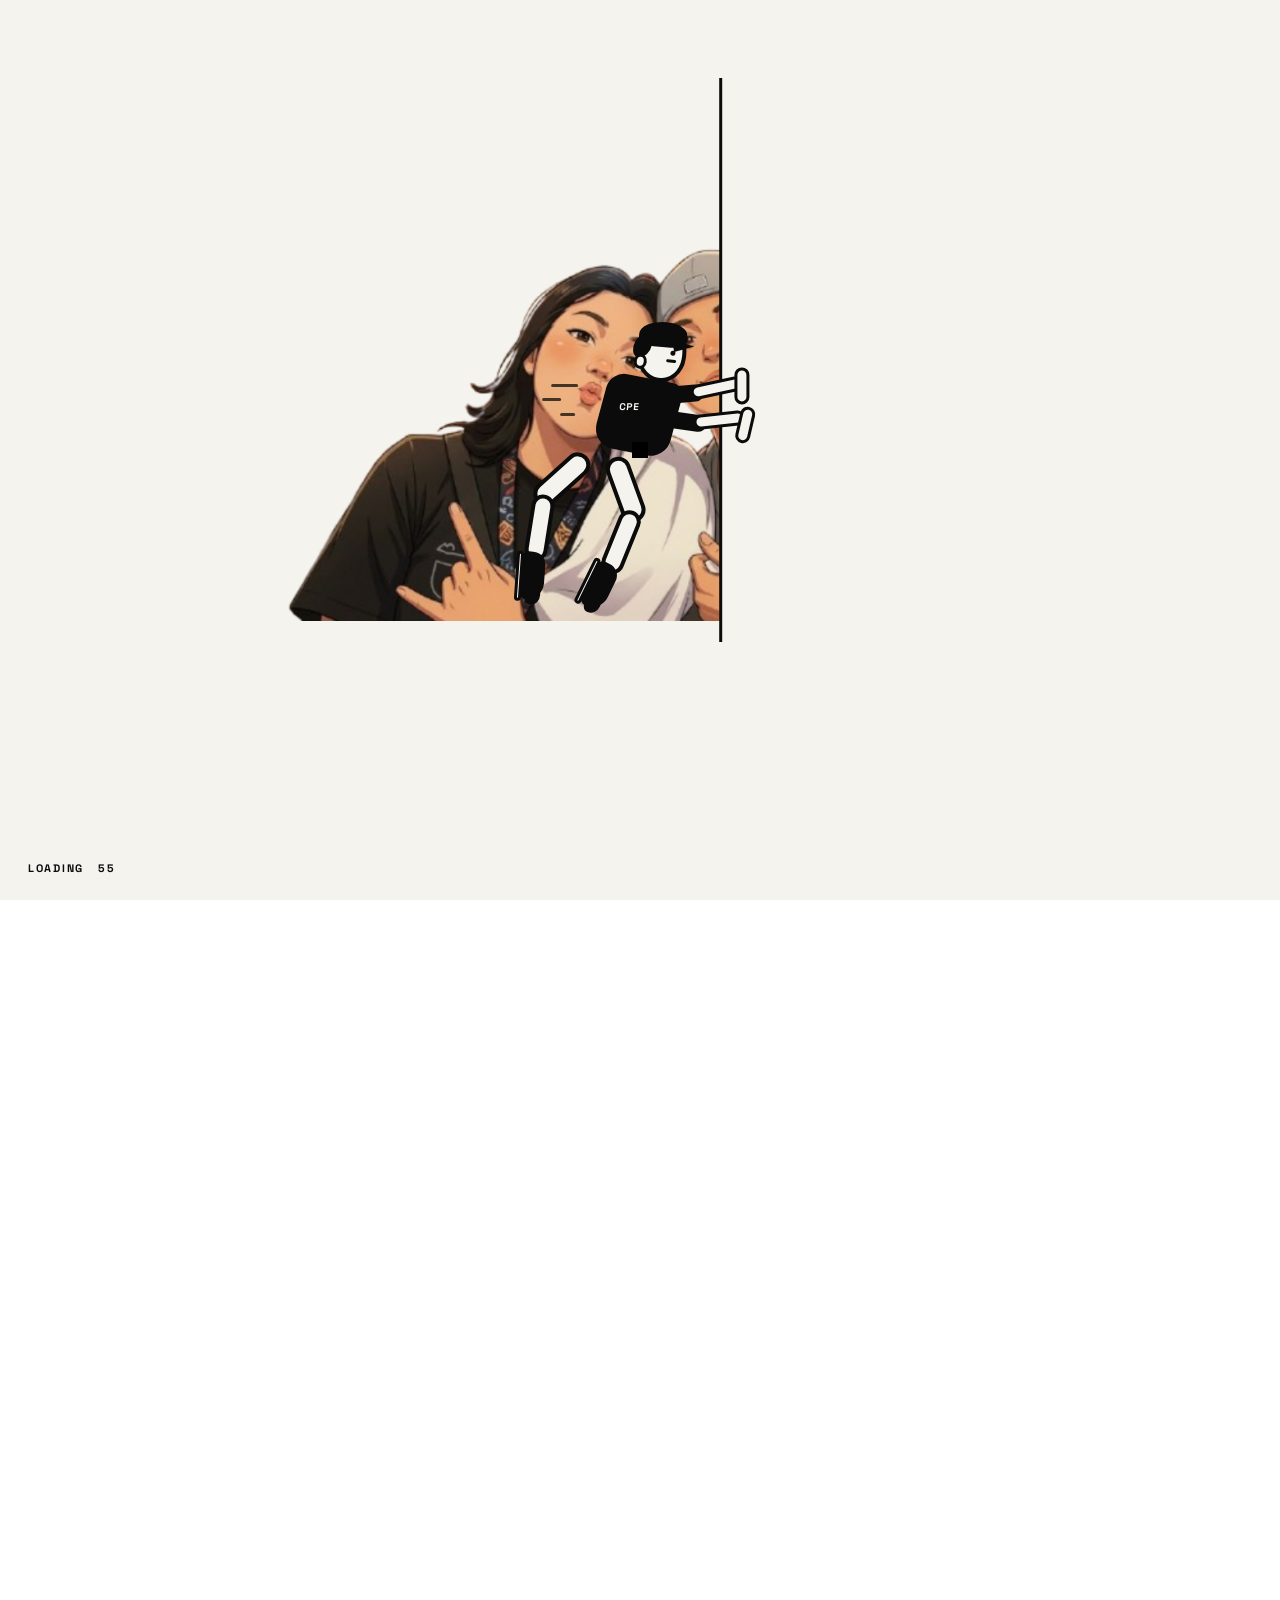
<file: index.html>
<!DOCTYPE html>
<html lang="en">

<head>
  <meta charset="UTF-8">
  <meta name="viewport" content="width=device-width, initial-scale=1.0">

  <title>UE CpE — Home</title>

  <!-- BOOTSTRAP -->
  <link
    href="https://cdn.jsdelivr.net/npm/bootstrap@5.3.8/dist/css/bootstrap.min.css"
    rel="stylesheet">

  <!-- YOUR CSS -->
  <link rel="stylesheet" href="style.css">
</head>


<body class="home-body">


  <!-- =====================================================
       CODED PUSHING PERSON LOADER
       NO PERSON IMAGE / PNG NEEDED
  ====================================================== -->

  <section class="page-loader" id="page-loader" aria-label="Loading website">

    <div class="push-stage" id="push-stage">

      <!-- ORIGINAL CPE LOADING PICTURE -->
      <div class="loader-image-wrap">
        <img
          src="assets/loading-picture.jpg"
          class="loader-image"
          id="loader-image"
          alt="UE Computer Engineering">
      </div>

      <!-- MOVING VERTICAL LINE -->
      <div class="push-divider" id="push-divider"></div>

      <!-- CSS-DRAWN PUSHING PERSON -->
      <div class="css-person" id="css-person" aria-hidden="true">

        <div class="person-head">
          <div class="person-hair"></div>
          <div class="person-ear"></div>
        </div>

        <div class="person-body"></div>

        <div class="person-arm person-arm-back">
          <div class="person-forearm"></div>
          <div class="person-hand"></div>
        </div>

        <div class="person-arm person-arm-front">
          <div class="person-forearm"></div>
          <div class="person-hand"></div>
        </div>

        <div class="person-thigh person-thigh-left">
          <div class="person-leg">
            <div class="person-shoe"></div>
          </div>
        </div>

        <div class="person-thigh person-thigh-right">
          <div class="person-leg">
            <div class="person-shoe"></div>
          </div>
        </div>

        <span class="push-motion motion-1"></span>
        <span class="push-motion motion-2"></span>
        <span class="push-motion motion-3"></span>

      </div>

    </div>

    <div class="coded-loader-status">
      <span>LOADING</span>
      <span id="push-loading-number">00</span>
    </div>

  </section>


  <!-- =====================================================
       INTRO / OPENING SCREEN
  ====================================================== -->

  <input type="checkbox" id="enter-site">


  <section class="intro-screen">


    <!-- TOP TEXT -->
    <div class="intro-top">

      <div>
        <strong>UE / CpE</strong>
      </div>

    </div>


    <!-- BIG TOP TEXT -->
    <div class="intro-big top">
    Computer Engineering
    </div>


    <!-- DECORATIVE SHAPES -->
    <div class="shape circle s1"></div>
    <div class="shape square s2"></div>
    <div class="shape line s3"></div>
    <div class="shape circle s4"></div>
    <div class="shape line s5"></div>
    <div class="shape square s6"></div>
    <div class="shape circle s7"></div>
    <div class="shape dot s8"></div>


    <!-- CLICKABLE BLACK OBJECT -->
    <div class="enter-wrap">

      <label
        class="enter-btn"
        for="enter-site"
        aria-label="Open website">
      </label>

    </div>


    <!-- BIG BOTTOM TEXT -->
    <div class="intro-big bottom">

      The

      <span>
        Future of CpE.
      </span>

    </div>


  </section>



  <!-- =====================================================
       MAIN WEBSITE
  ====================================================== -->

  <div class="site-wrap">


    <!-- =====================================================
         HEADER
    ====================================================== -->
<input type="checkbox" id="menu-toggle" class="menu-toggle">
    <header class="topbar">

      <a class="brand scramble-hover" href="index.html">
        UE / CpE.
      </a>

      <div class="page-no">
        00 / 08
      </div>

       <label class="menu-open-btn" for="menu-toggle">
        MENU +
      </label>

    </header>

    <!-- =====================================================
         FULL SCREEN NAVIGATION MENU
    ====================================================== -->

    <div class="fullscreen-menu" aria-label="Main navigation">

      <div class="fullscreen-menu-top">

        <a class="fullscreen-menu-brand" href="index.html">
          UE / CpE.
        </a>

        <label class="menu-close-btn" for="menu-toggle">
          Close ×
        </label>

      </div>


      <nav class="fullscreen-menu-nav">

        <a class="fullscreen-menu-link" href="about-cpe.html">
          <span class="menu-link-title">About CpE</span>
          <span class="menu-link-number">01</span>
        </a>

        <a class="fullscreen-menu-link" href="cpe-at-ue.html">
          <span class="menu-link-title">CpE at UE</span>
          <span class="menu-link-number">02</span>
        </a>

        <a class="fullscreen-menu-link" href="specialization.html">
          <span class="menu-link-title">Specialization</span>
          <span class="menu-link-number">03</span>
        </a>

        <a class="fullscreen-menu-link" href="careers.html">
          <span class="menu-link-title">CpE Careers</span>
          <span class="menu-link-number">04</span>
        </a>

        <a class="fullscreen-menu-link" href="faculty.html">
          <span class="menu-link-title">Faculty</span>
          <span class="menu-link-number">05</span>
        </a>

        <a class="fullscreen-menu-link" href="scpes.html">
          <span class="menu-link-title">SCPES</span>
          <span class="menu-link-number">06</span>
        </a>

        <a class="fullscreen-menu-link" href="projects.html">
          <span class="menu-link-title">Student Projects</span>
          <span class="menu-link-number">07</span>
        </a>

        <a class="fullscreen-menu-link" href="events.html">
          <span class="menu-link-title">Events &amp; Activities</span>
          <span class="menu-link-number">08</span>
        </a>

      </nav>

    </div>



    <!-- =====================================================
         MAIN CONTENT
    ====================================================== -->

    <main>


      <!-- ===================================================
           HERO
      ==================================================== -->

      <section class="hero">


        <!-- =================================================
             BOOTSTRAP BANNER
        ================================================== -->

        <div class="container-fluid">

          <div class="row justify-content-center">

            <div class="col-12 col-sm-11 col-md-10 col-lg-9 col-xl-8">

              <img
                src="assets/banner.png"
                class="img-fluid d-block mx-auto cpe-banner"
                alt="Computer Engineering University of the East Manila">

            </div>

          </div>

        </div>



        <!-- =================================================
             FRONT PAGE IMAGE
             Black & white normally, full color on hover
        ================================================== -->
        <div class="hero-front-image">
          <img
            src="assets/frontpage1.png"
            class="hero-front-img"
            alt="UE Computer Engineering">
        </div>


        <!-- =================================================
             HERO TEXT
        ================================================== -->

        <div class="hero-content">

         <div
  class="eyebrow"
  data-scramble
  data-progress="0.95"
  data-text="Computer Engineering / University of the East">
  Computer Engineering / University of the East
</div>
         <h1>

  <span
    data-scramble
    data-progress="0.20"
    data-text="BUILD">
    BUILD
  </span><br>

  <span
    class="outline"
    data-scramble
    data-progress="0.20"
    data-text="BEYOND">
    BEYOND
  </span>

  <br>

  <span
    data-scramble
    data-progress="0.20"
    data-text="CPE.">
    CPE.
  </span>

</h1>

<div class="hero-bottom"></div>

</div>

</section>



      <!-- ===================================================
           COMPUTER ENGINEERING INTRODUCTION
           Scroll-driven text reveal
      ==================================================== -->

      <section class="cpe-scroll-section cpe-scroll-section-main cursor-dark-zone cpe-scroll-section-gated" id="cpe-introduction" data-cpe-gated="true">

        <div class="cpe-scroll-sticky">

          <div class="container-fluid px-3 px-md-4 px-lg-5">

            <!-- =================================================
                 01 / COMPUTER ENGINEERING
            ================================================== -->

            <div class="cpe-scroll-block">

              <p class="cpe-scroll-label">
                01 / COMPUTER ENGINEERING
              </p>

              <div class="cpe-title-mask title-drop-mask">
                <h2 class="cpe-scroll-title title-drop">
                  COMPUTER ENGINEERING
                </h2>
              </div>

              <div class="row mt-4 mt-lg-5">

                <div class="col-lg-10 offset-lg-2">

                  <p
                    class="scroll-reveal-text"
                    data-scroll-reveal>
                   Is a four-year engineering program that embodies the science and technology 
                    of design, development, implementation, maintenance, and integration 
                    of software and hardware components in modern computing systems and 
                    computer-controlled equipment.
                  </p>

                </div>

              </div>

            </div>

          </div>

        </div>

      </section>


      <!-- ===================================================
           02 / UE COMPUTER ENGINEERING
           Separate sticky scroll section
      ==================================================== -->

      <section class="cpe-scroll-section cpe-scroll-section-ue cursor-dark-zone" id="ue-cpe-introduction">

        <div class="cpe-scroll-sticky">

          <div class="container-fluid px-3 px-md-4 px-lg-5">

            <div class="cpe-scroll-block cpe-scroll-block-ue">

              <p class="cpe-scroll-label">
                02 / UE CPE
              </p>

              <div class="cpe-title-mask title-drop-mask">
                <h2 class="cpe-scroll-title cpe-scroll-title-small title-drop">
                  UE COMPUTER ENGINEERING
                </h2>
              </div>

              <div class="row mt-4 mt-lg-5">

                <div class="col-lg-10 offset-lg-2">

                  <p
                    class="scroll-reveal-text"
                    data-scroll-reveal>
                    The UE Bachelor of Science in Computer Engineering degree program 
                    inspires learners to zero in on the design, development, and 
                    integration of computer systems through combined principles 
                    across electrical engineering and computer science. 
                    Computer Engineering Warriors get to do deep dives into 
                    the study of hardware components such as digital circuits, 
                    microprocessors, and embedded systems, as well as software 
                    development and system architecture and much more.
                  </p>

                </div>

              </div>

            </div>

          </div>

        </div>

      </section>


      <!-- ===================================================
           FEATURED PAGES
      ==================================================== -->

      <section class="featured-section" id="featured">

        <div class="featured-heading" data-featured-reveal="heading">
          <p class="featured-kicker">03 </p>

          <div class="featured-heading-row">
            <h2>Explore CpE</h2>

         
          </div>
        </div>


        <div class="container-fluid px-0">

          <div class="row g-2 featured-collage" data-featured-reveal="cards">

            <!-- LEFT COLUMN -->
            <div class="col-12 col-md-4">

              <a class="featured-card featured-card-large page-transition-link" data-featured-card
                 href="about-cpe.html">

                <div class="featured-image-wrap h-large">

                  <img
                    src="assets/featured-about-cpe.jpg"
                    class="featured-card-img"
                    alt="About Computer Engineering">

                  <div class="featured-overlay"></div>

                  <div class="featured-card-info">
                    <span class="featured-number">01</span>

                    <div>
                      <span class="featured-small">Discover</span>
                      <h3>About CpE</h3>
                    </div>

                    <span class="featured-arrow">↗</span>
                  </div>

                </div>

              </a>


              <a class="featured-card mt-2 career-transition-link" data-featured-card
                 href="careers.html">

                <div class="featured-image-wrap h-small">

                  <img
                    src="assets/featured-careers.jpg"
                    class="featured-card-img"
                    alt="Computer Engineering Careers">

                  <div class="featured-overlay"></div>

                  <div class="featured-card-info">
                    <span class="featured-number">04</span>

                    <div>
                      <span class="featured-small">Future opportunities</span>
                      <h3>CpE Careers</h3>
                    </div>

                    <span class="featured-arrow">↗</span>
                  </div>

                </div>

              </a>

            </div>


            <!-- CENTER COLUMN -->
            <div class="col-12 col-md-4">

            <a class="featured-card cpe-ue-transition-link" data-featured-card
   href="cpe-at-ue.html?from=explore">

                <div class="featured-image-wrap h-small">

                  <img
                    src="assets/featured-ue.jpg"
                    class="featured-card-img"
                    alt="Computer Engineering at UE">

                  <div class="featured-overlay"></div>

                  <div class="featured-card-info">
                    <span class="featured-number">02</span>

                    <div>
                      <span class="featured-small">University of the East</span>
                      <h3>CpE at UE</h3>
                    </div>

                    <span class="featured-arrow">↗</span>
                  </div>

                </div>

              </a>


              <a class="featured-card mt-2 specialization-transition-link" data-featured-card
                 href="specialization.html?from=explore">

                <div class="featured-image-wrap h-large">

                  <img
                    src="assets/featured-specialization.jpg"
                    class="featured-card-img"
                    alt="Computer Engineering Specialization">

                  <div class="featured-overlay"></div>

                  <div class="featured-card-info">
                    <span class="featured-number">03</span>

                    <div>
                      <span class="featured-small">Choose your field</span>
                      <h3>Specialization</h3>
                    </div>

                    <span class="featured-arrow">↗</span>
                  </div>

                </div>

              </a>

            </div>


            <!-- RIGHT COLUMN -->
            <div class="col-12 col-md-4">

              <a class="featured-card faculty-transition-link"
                data-featured-card
                 href="faculty.html">

                <div class="featured-image-wrap h-large">

                  <img
                    src="assets/featured-faculty.jpg"
                    class="featured-card-img"
                    alt="Computer Engineering Faculty">

                  <div class="featured-overlay"></div>

                  <div class="featured-card-info">
                    <span class="featured-number">05</span>

                    <div>
                      <span class="featured-small">Meet the department</span>
                      <h3>Faculty</h3>
                    </div>

                    <span class="featured-arrow">↗</span>
                  </div>

                </div>

              </a>


              <a class="featured-card mt-2" data-featured-card
                 href="scpes.html">

                <div class="featured-image-wrap h-small">

                  <img
                    src="assets/featured-scpes.jpg"
                    class="featured-card-img"
                    alt="SCPES">

                  <div class="featured-overlay"></div>

                  <div class="featured-card-info">
                    <span class="featured-number">06</span>

                    <div>
                      <span class="featured-small">Student community</span>
                      <h3>SCPES</h3>
                    </div>

                    <span class="featured-arrow">↗</span>
                  </div>

                </div>

              </a>

            </div>


            <!-- FULLER BOTTOM ROW -->
            <div class="col-12 col-md-7">

              <a class="featured-card mt-2 projects-transition-link" data-featured-card
                 href="projects.html?from=explore">

                <div class="featured-image-wrap h-medium">

                  <img
                    src="assets/featured-projects.jpg"
                    class="featured-card-img"
                    alt="Student Projects">

                  <div class="featured-overlay"></div>

                  <div class="featured-card-info">
                    <span class="featured-number">07</span>

                    <div>
                      <span class="featured-small">Built by CpE students</span>
                      <h3>Student Projects</h3>
                    </div>

                    <span class="featured-arrow">↗</span>
                  </div>

                </div>

              </a>

            </div>


            <div class="col-12 col-md-5">

              <a class="featured-card mt-2" data-featured-card
                 href="events.html?from=explore">
                 
                <div class="featured-image-wrap h-medium">

                  <img
                    src="assets/featured-events.jpg"
                    class="featured-card-img"
                    alt="Events and Activities">

                  <div class="featured-overlay"></div>

                  <div class="featured-card-info">
                    <span class="featured-number">08</span>

                    <div>
                      <span class="featured-small">Campus life</span>
                      <h3>Events & Activities</h3>
                    </div>

                    <span class="featured-arrow">↗</span>
                  </div>

                </div>

              </a>

            </div>

          </div>

        </div>

      </section>


      <!-- ===================================================
           04 / FAQ + CONTACT / LEARN MORE
      ==================================================== -->
      <section class="home-faq-contact" id="faq-contact">
        <div class="faq-contact-grid" aria-hidden="true"></div>
        <div class="faq-scanline" aria-hidden="true"></div>
        <div class="faq-orbit faq-orbit-one" aria-hidden="true"></div>
        <div class="faq-orbit faq-orbit-two" aria-hidden="true"></div>
        <div class="faq-orbit faq-orbit-three" aria-hidden="true"></div>

        <div class="container-fluid px-3 px-md-4 px-lg-5 faq-contact-inner">
          <div class="faq-contact-heading" data-faq-reveal>
            <p class="faq-contact-kicker">04 / CPE QUICK GUIDE <span class="faq-live-dot"></span></p>
            <h2>QUESTIONS<span class="faq-title-dot">.</span><br><span class="faq-title-outline">ANSWERED.</span></h2>
            <p class="faq-heading-copy">A quick guide for students who want to know what studying Computer Engineering can actually feel like.</p>
          </div>

          <div class="faq-list" data-faq-reveal>
            <article class="faq-item"><button class="faq-question" type="button" aria-expanded="false"><span class="faq-index">01</span><span class="faq-question-text">What kind of projects can I expect to build as a CpE student?</span><span class="faq-toggle" aria-hidden="true">+</span></button><div class="faq-answer"><div><p>CpE projects can combine code, electronics, sensors, microcontrollers, networks, and intelligent systems. As you progress, you may work on prototypes that solve real problems by connecting hardware and software.</p></div></div></article>
            <article class="faq-item"><button class="faq-question" type="button" aria-expanded="false"><span class="faq-index">02</span><span class="faq-question-text">Do I need to be good at coding before entering Computer Engineering?</span><span class="faq-toggle" aria-hidden="true">+</span></button><div class="faq-answer"><div><p>No. You can develop programming skills throughout the program. Being willing to practice, troubleshoot, and learn from mistakes matters more than already knowing everything before you begin.</p></div></div></article>
            <article class="faq-item"><button class="faq-question" type="button" aria-expanded="false"><span class="faq-index">03</span><span class="faq-question-text">How do hardware and software come together in CpE?</span><span class="faq-toggle" aria-hidden="true">+</span></button><div class="faq-answer"><div><p>Computer Engineering connects physical computing devices with the software that controls them. A project might use sensors and circuits for input, a microcontroller for processing, and code to decide how the system responds.</p></div></div></article>
            <article class="faq-item"><button class="faq-question" type="button" aria-expanded="false"><span class="faq-index">04</span><span class="faq-question-text">What makes Computer Engineering challenging but exciting?</span><span class="faq-toggle" aria-hidden="true">+</span></button><div class="faq-answer"><div><p>You often have to think across several areas at once: logic, electronics, programming, systems, and problem solving. The challenge becomes rewarding when separate components finally work together as one complete system.</p></div></div></article>
            <article class="faq-item"><button class="faq-question" type="button" aria-expanded="false"><span class="faq-index">05</span><span class="faq-question-text">Can CpE students explore fields like AI, robotics, cybersecurity, or IoT?</span><span class="faq-toggle" aria-hidden="true">+</span></button><div class="faq-answer"><div><p>Yes. Computer Engineering provides foundations that connect to embedded systems, IoT, networking, cybersecurity, robotics, artificial intelligence, cloud technologies, software, and other computing fields.</p></div></div></article>
            <article class="faq-item"><button class="faq-question" type="button" aria-expanded="false"><span class="faq-index">06</span><span class="faq-question-text">Where can I see more of the UE CpE student community?</span><span class="faq-toggle" aria-hidden="true">+</span></button><div class="faq-answer"><div><p>You can explore the SCPES page on this website and visit the official UE SCPES Facebook and Instagram pages below for more student-community updates and activities.</p></div></div></article>
          </div>

          <div class="learn-more-panel cursor-dark-zone" data-faq-reveal>
            <div class="contact-signal contact-signal-a" aria-hidden="true"></div>
            <div class="contact-signal contact-signal-b" aria-hidden="true"></div>
            <div class="learn-more-topline"><span>CONTACT / LEARN MORE</span><span class="contact-status"><i></i> SCPES / CONNECTED</span></div>
            <div class="learn-more-main">
              <div class="learn-more-copy">
                <p class="learn-more-eyebrow">FOLLOW THE COMMUNITY</p>
                <h3>STAY<br><em>CONNECTED.</em></h3>
                <p>Get more information, student updates, activities, and announcements through the official UE Society of Computer Engineering Students pages.</p>
              </div>
              <nav class="learn-more-links" aria-label="UE SCPES social media and website pages">
                <a class="social-contact-link" href="https://www.facebook.com/uescpes" target="_blank" rel="noopener noreferrer"><span><small>01 / SOCIAL</small>Facebook — UE SCPES</span><b>↗</b></a>
                <a class="social-contact-link" href="https://www.instagram.com/uescpes_official" target="_blank" rel="noopener noreferrer"><span><small>02 / SOCIAL</small>Instagram — @uescpes_official</span><b>↗</b></a>
                <a class="social-contact-link" href="https://maneja45.github.io/ncp3106_2026_anmaneja/"target="_blank"rel="noopener noreferrer"> <span><small>03 / Maneja's Bionote </small>Maneja's Bionote</span><b>↗</b></a>
                <a class="social-contact-link" href="index2.html"target="_blank"rel="noopener noreferrer"> <span><small>04 / Jance's Bionote </small>Jance's Bionote</span><b>↗</b></a>
              </nav>
            </div>
            
          </div>
        </div>
      </section>

</main>



  </div>


  <!-- BOOTSTRAP JAVASCRIPT -->
  <script
    src="https://cdn.jsdelivr.net/npm/bootstrap@5.3.8/dist/js/bootstrap.bundle.min.js">
  </script>

  <!-- YOUR JAVASCRIPT -->
  <script src="script.js"></script>




  <!-- EXPLORE CpE — SHARED BOTTOM-TO-TOP BLACK TRANSITION
       Uses the same animation as Student Projects for:
       CpE at UE, Specialization, and Student Projects. -->
  <div id="explore-source-transition" aria-hidden="true">
    <div class="explore-source-transition-title">STUDENT PROJECTS</div>
  </div>

  <style>
    #explore-source-transition{
      position:fixed;inset:0;z-index:100000;display:flex;align-items:center;justify-content:center;
      overflow:hidden;pointer-events:none;background:#0b0b0b;color:#f5f3ed;
      transform:translateY(100%);visibility:hidden;will-change:transform;
    }
    #explore-source-transition.is-active{
      visibility:visible;
      animation:exploreSourceCurtainUp .82s cubic-bezier(.76,0,.24,1) forwards;
    }
    .explore-source-transition-title{
      padding:0 24px;color:#f5f3ed;font-family:"Space Grotesk","DM Sans",Arial,sans-serif;
      font-size:clamp(2.7rem,5.4vw,6.2rem);font-weight:600;line-height:.95;
      letter-spacing:-.055em;text-align:center;white-space:nowrap;opacity:0;transform:translateY(32px);
    }
    #explore-source-transition.is-active .explore-source-transition-title{
      animation:exploreSourceTitleIn .55s cubic-bezier(.16,1,.3,1) .42s forwards;
    }
    @keyframes exploreSourceCurtainUp{from{transform:translateY(100%)}to{transform:translateY(0)}}
    @keyframes exploreSourceTitleIn{from{opacity:0;transform:translateY(32px)}to{opacity:1;transform:translateY(0)}}
    @media(max-width:720px){.explore-source-transition-title{font-size:clamp(2.25rem,11vw,4.5rem);white-space:normal}}
  </style>

  <script>
  (() => {
    const curtain = document.querySelector('#explore-source-transition');
    if (!curtain) return;

    const title = curtain.querySelector('.explore-source-transition-title');
    const transitionLinks = [
    { selector: '.cpe-ue-transition-link', title: 'CpE AT UE' },
    { selector: '.specialization-transition-link', title: 'SPECIALIZATION' },
      { selector: '.projects-transition-link', title: 'STUDENT PROJECTS' },
      {
        selector: 'a[href="events.html?from=explore"]',
        title: 'EVENTS & ACTIVITIES'
      }
];

    transitionLinks.forEach(({ selector, title: transitionTitle }) => {
      const link = document.querySelector(selector);
      if (!link) return;

      link.addEventListener('click', (event) => {
        if (event.metaKey || event.ctrlKey || event.shiftKey || event.altKey) return;

        event.preventDefault();
        event.stopImmediatePropagation();

        const destination = link.href;

        if (title) title.textContent = transitionTitle;

        curtain.classList.remove('is-active');
        void curtain.offsetWidth;
        curtain.classList.add('is-active');

        document.documentElement.style.overflow = 'hidden';
        document.body.style.overflow = 'hidden';

        setTimeout(() => {
          window.location.href = destination;
        }, 1250);
      }, true);
    });
  })();
  </script>

</body>

</html>
</file>
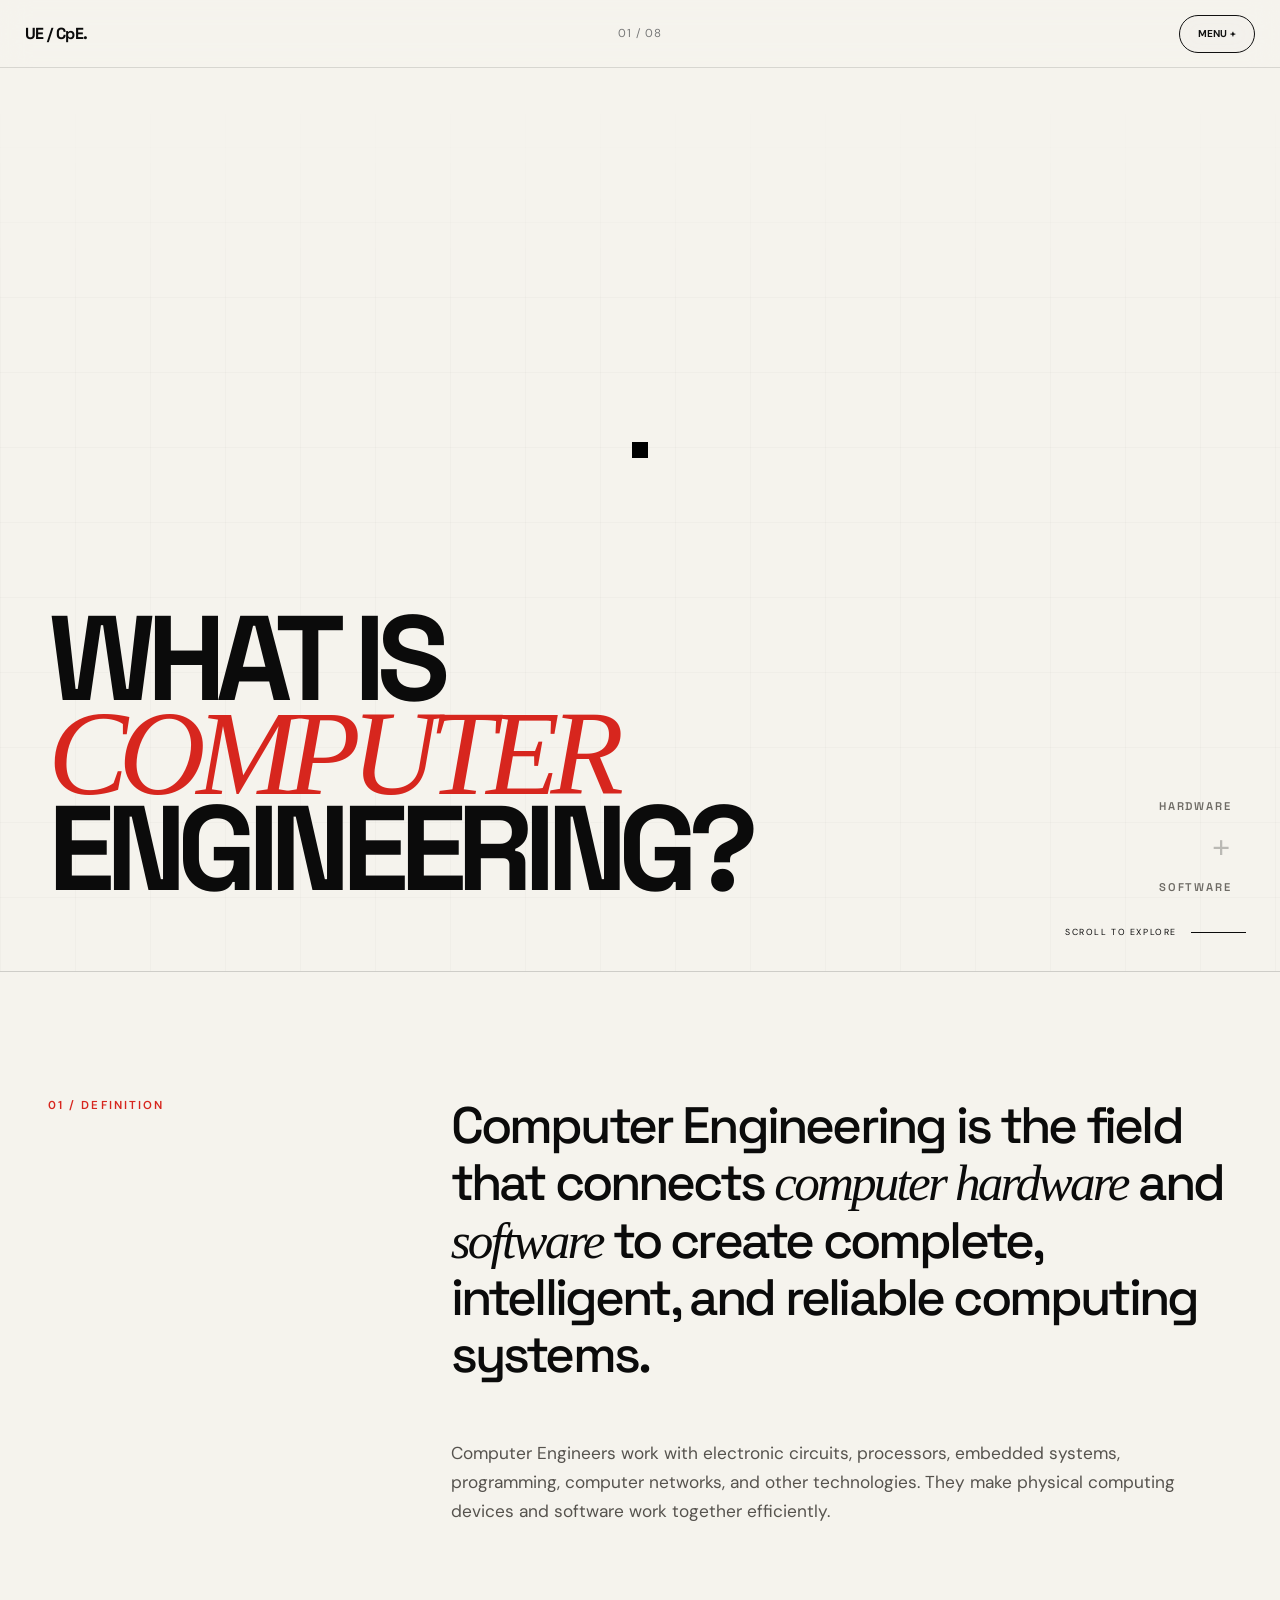
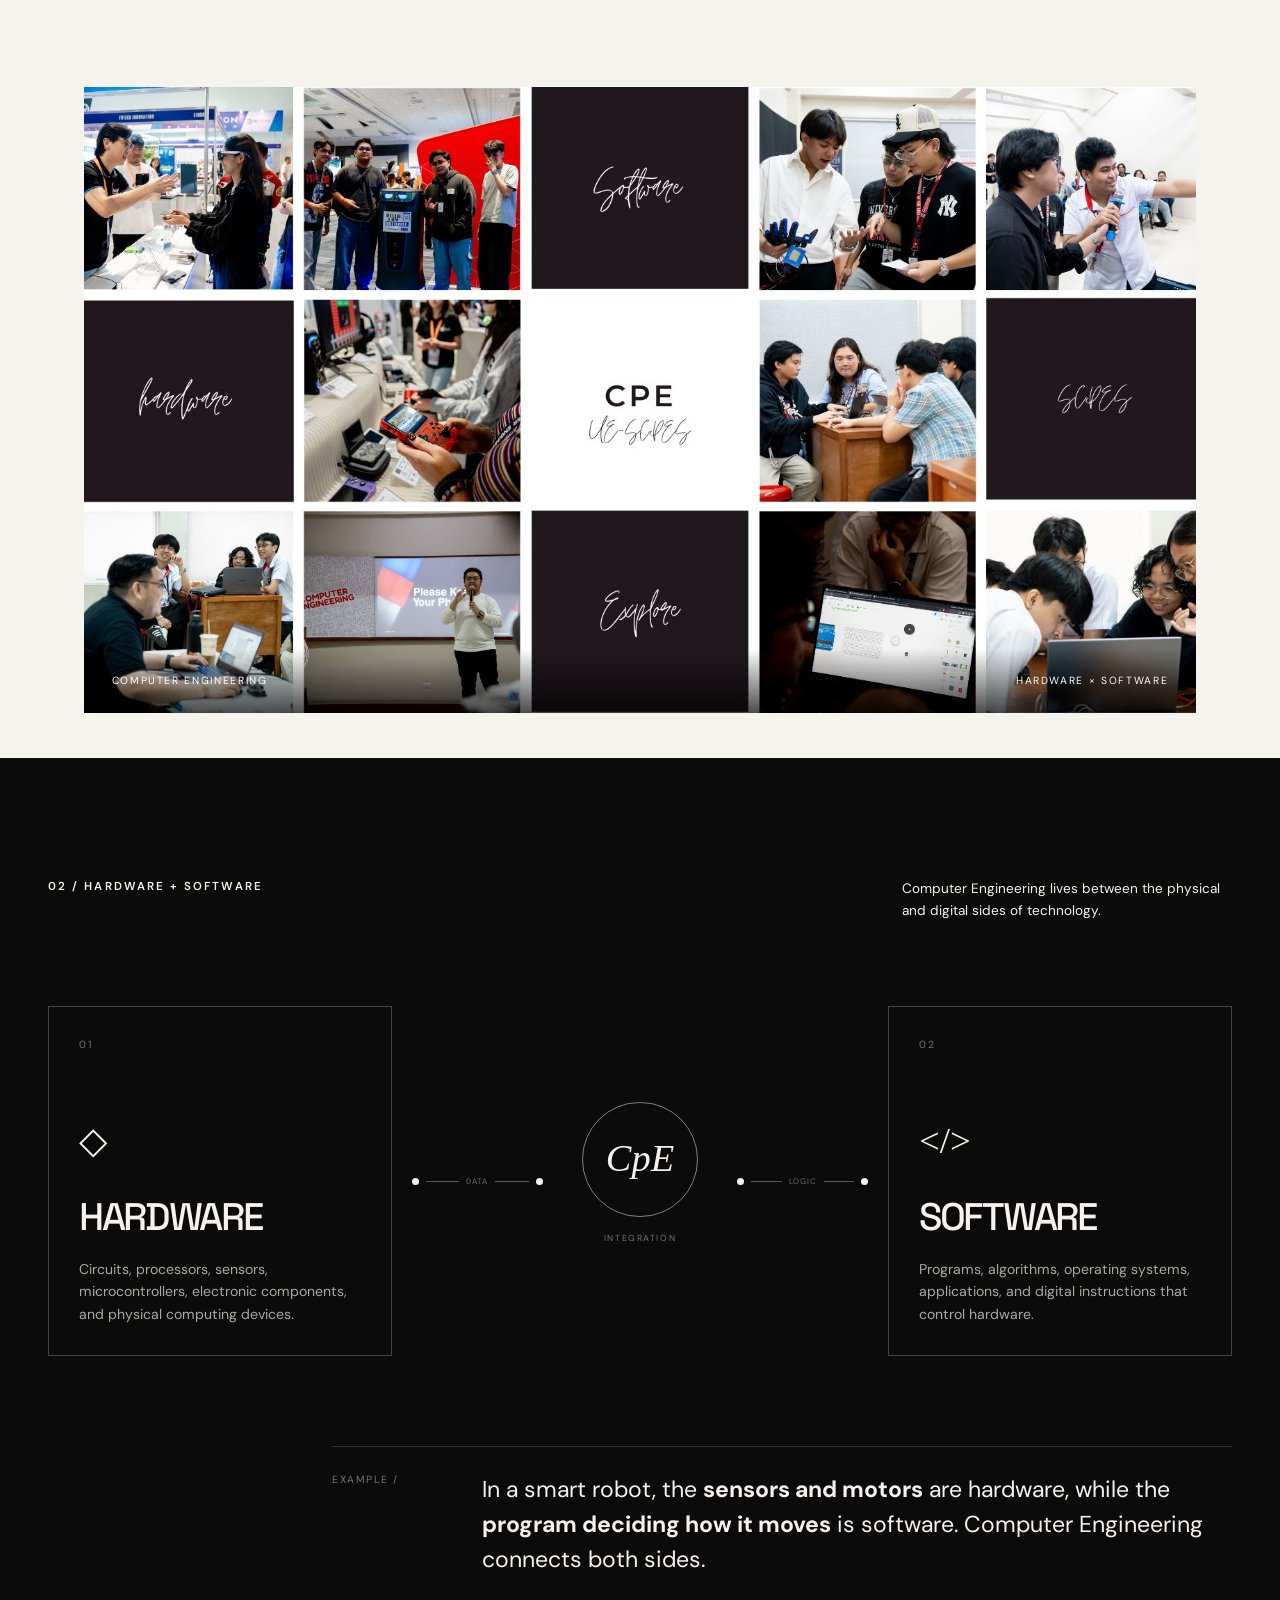
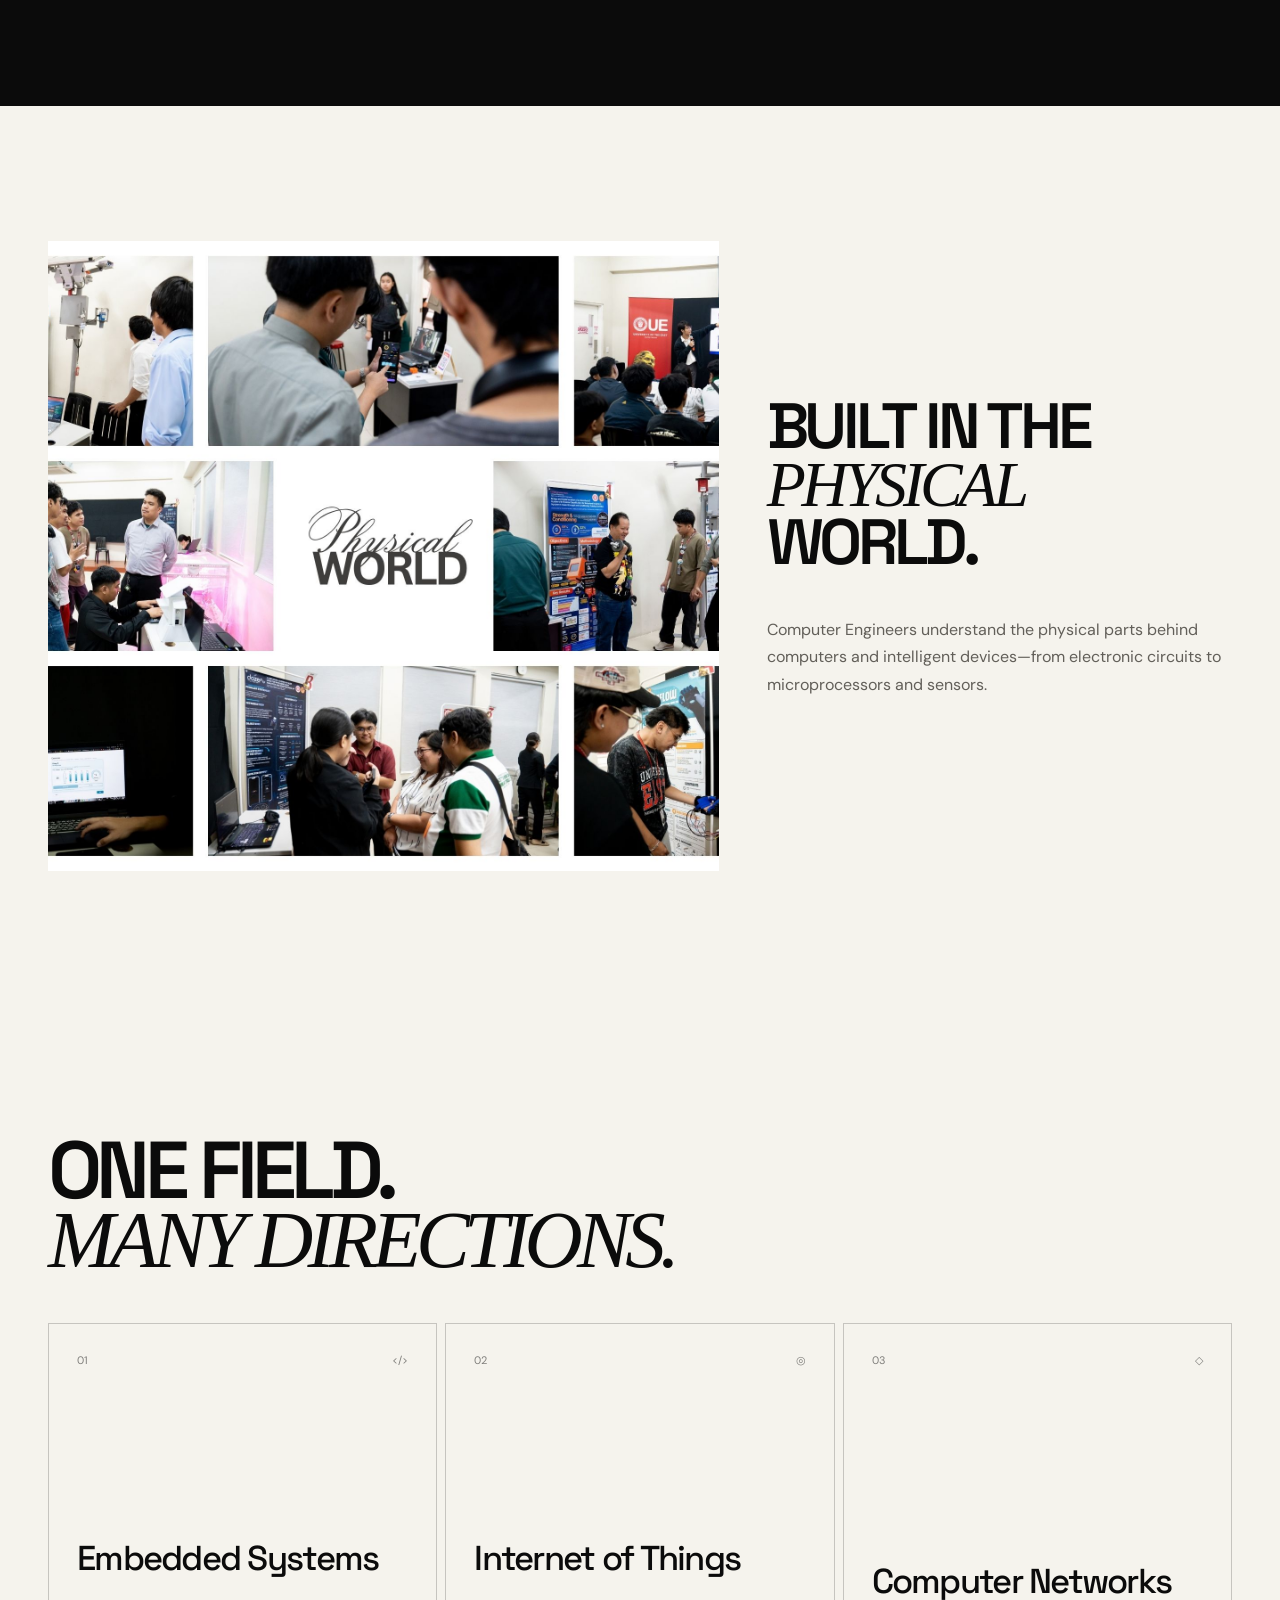
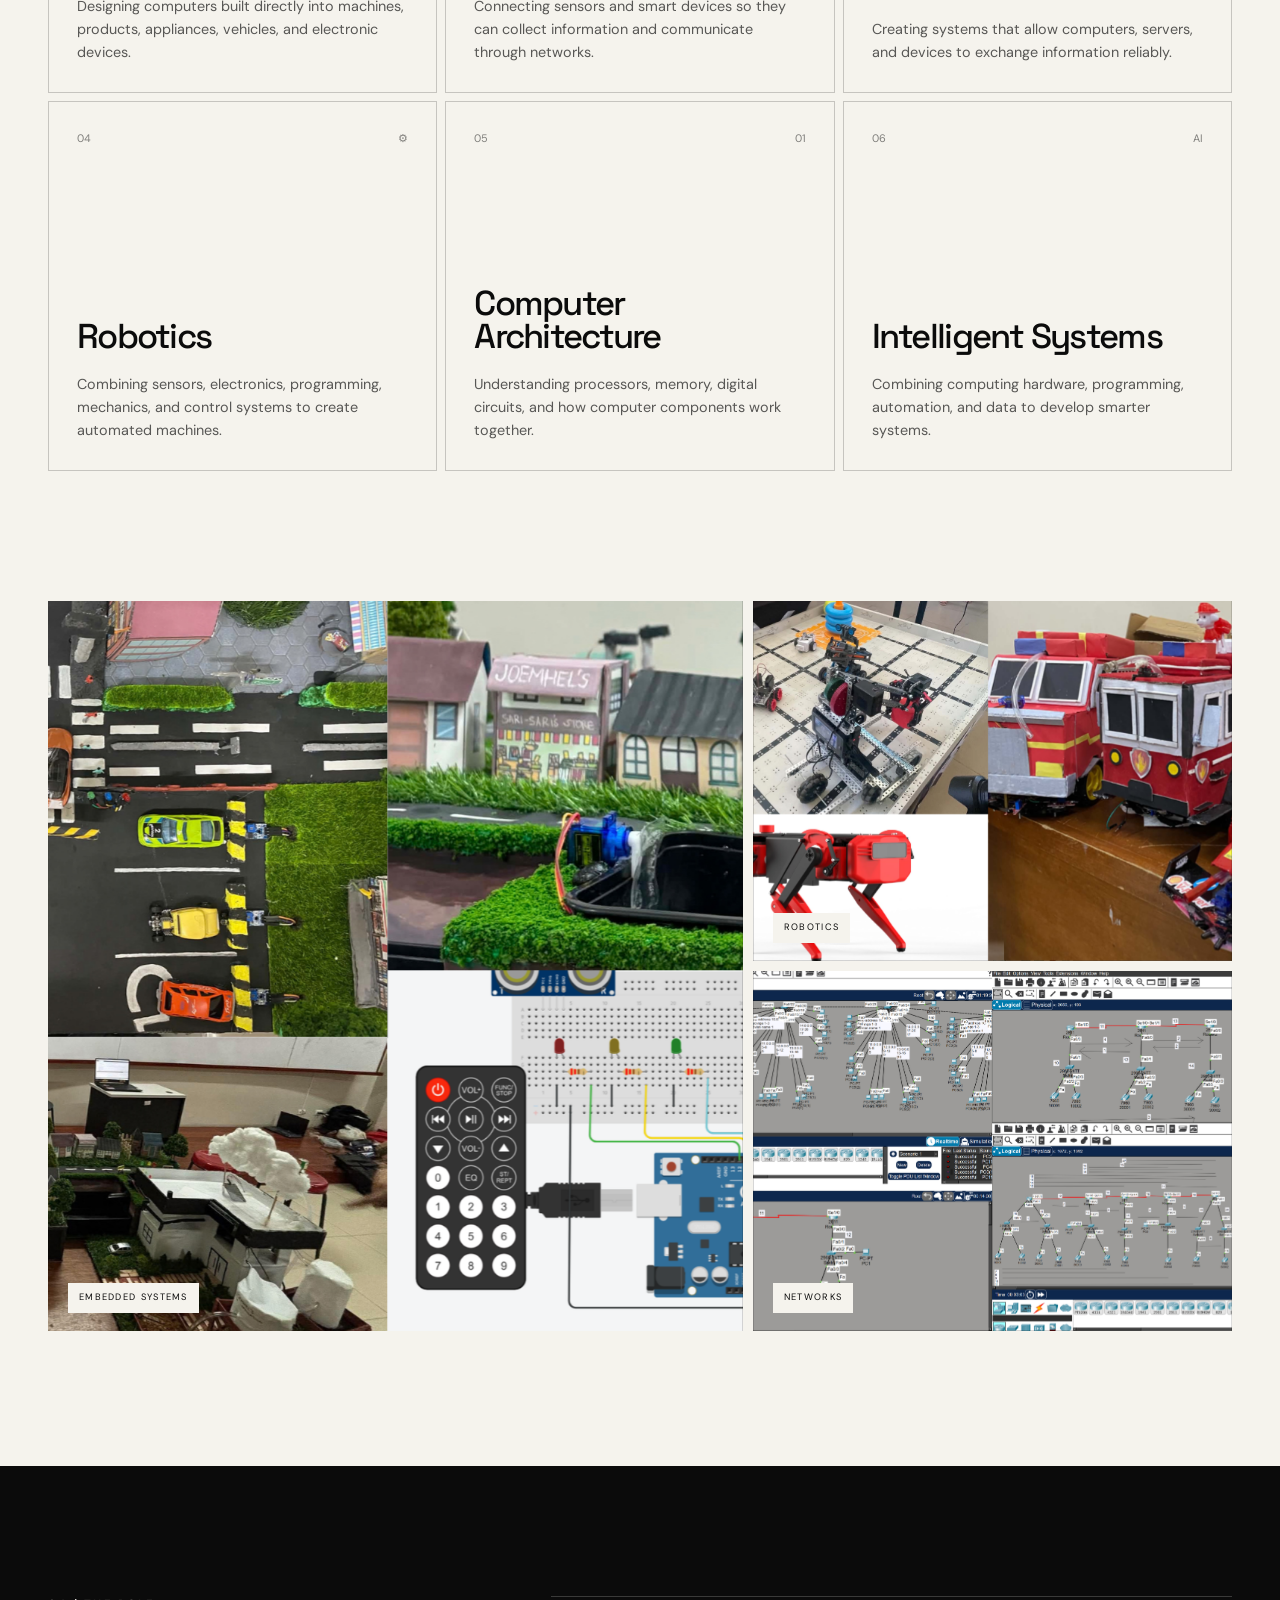
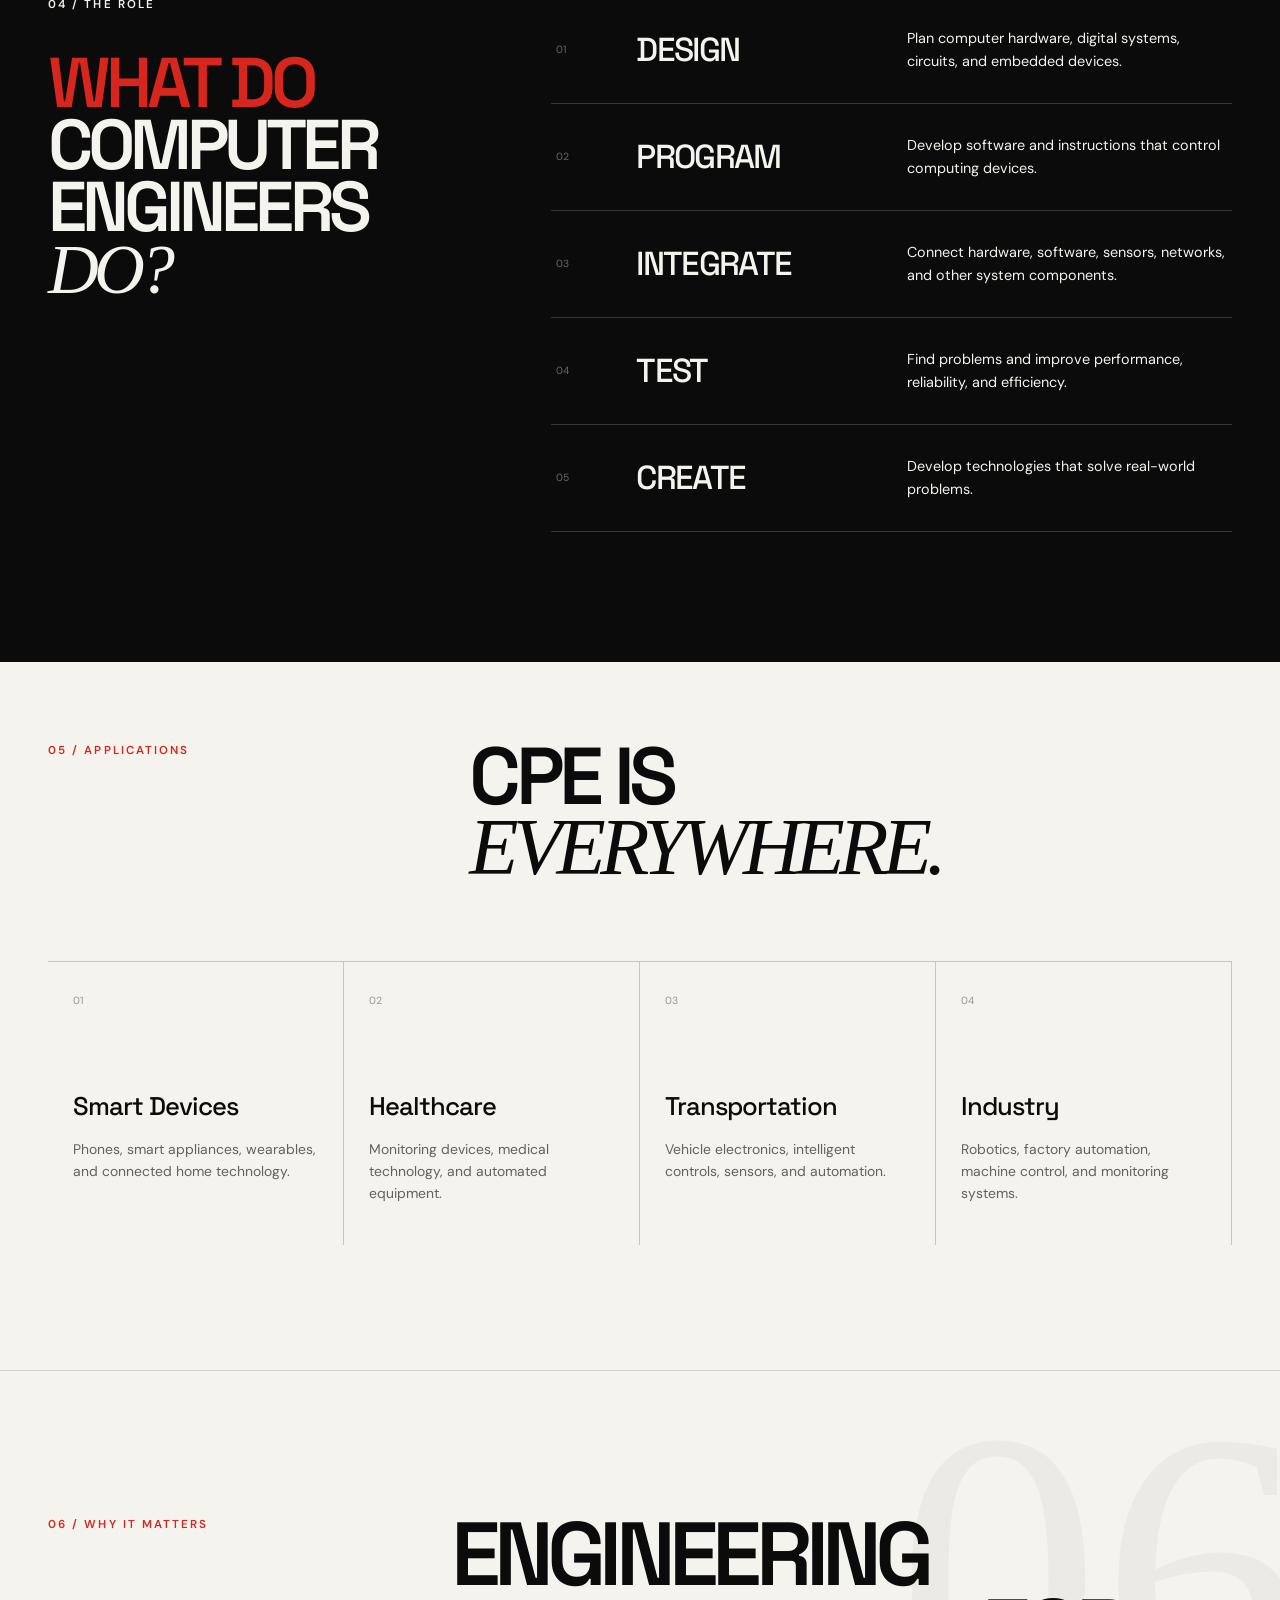
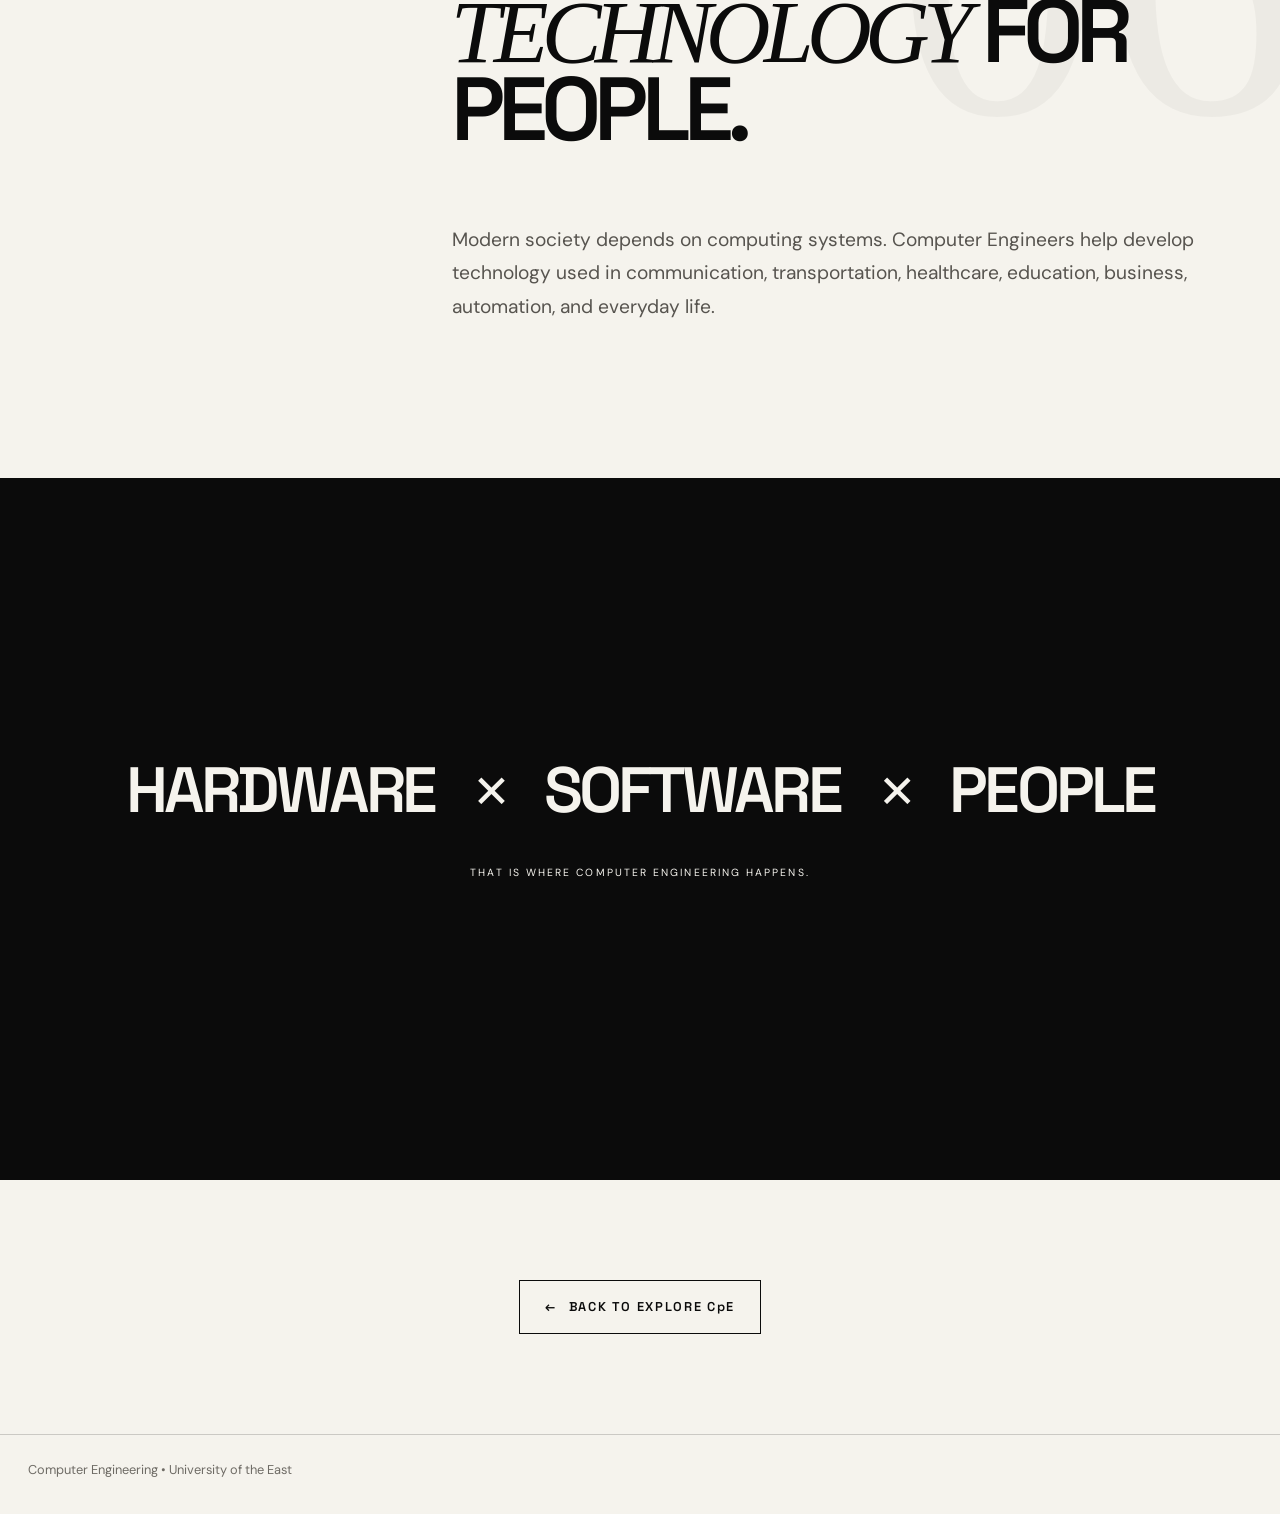
<file: about-cpe.html>
<!DOCTYPE html>
<html lang="en">
<head>
  <meta charset="UTF-8">
  <meta name="viewport" content="width=device-width, initial-scale=1.0">
  <title>What is Computer Engineering? — UE CpE</title>
  <link href="https://cdn.jsdelivr.net/npm/bootstrap@5.3.8/dist/css/bootstrap.min.css" rel="stylesheet">
  <link rel="stylesheet" href="style.css">
</head>
<body class="about-cpe-body">

<input
  type="checkbox"
  id="menu-toggle"
  class="menu-toggle">

<header class="topbar">

  <a
    class="brand scramble-hover"
    href="index.html">

    UE / CpE.

  </a>


  <div class="page-no">
    01 / 08
  </div>


  <label
    class="menu-open-btn"
    for="menu-toggle">

    MENU +

  </label>

</header>



<div
  class="fullscreen-menu"
  aria-label="Main navigation">


  <div class="fullscreen-menu-top">

    <a
      class="fullscreen-menu-brand"
      href="index.html">

      UE / CpE.

    </a>


    <label
      class="menu-close-btn"
      for="menu-toggle">

      Close ×

    </label>

  </div>


  <nav class="fullscreen-menu-nav">


    <a
      class="fullscreen-menu-link"
      href="about-cpe.html">

      <span class="menu-link-title">
        About CpE
      </span>

      <span class="menu-link-number">
        01
      </span>

    </a>


    <a
      class="fullscreen-menu-link"
      href="cpe-at-ue.html">

      <span class="menu-link-title">
        CpE at UE
      </span>

      <span class="menu-link-number">
        02
      </span>

    </a>


    <a
      class="fullscreen-menu-link"
      href="specialization.html">

      <span class="menu-link-title">
        Specialization
      </span>

      <span class="menu-link-number">
        03
      </span>

    </a>


    <a
      class="fullscreen-menu-link"
      href="careers.html">

      <span class="menu-link-title">
        CpE Careers
      </span>

      <span class="menu-link-number">
        04
      </span>

    </a>


    <a
      class="fullscreen-menu-link"
      href="faculty.html">

      <span class="menu-link-title">
        Faculty
      </span>

      <span class="menu-link-number">
        05
      </span>

    </a>


    <a
      class="fullscreen-menu-link"
      href="scpes.html">

      <span class="menu-link-title">
        SCPES
      </span>

      <span class="menu-link-number">
        06
      </span>

    </a>


    <a
      class="fullscreen-menu-link"
      href="projects.html">

      <span class="menu-link-title">
        Student Projects
      </span>

      <span class="menu-link-number">
        07
      </span>

    </a>


    <a
      class="fullscreen-menu-link"
      href="events.html">

      <span class="menu-link-title">
        Events & Activities
      </span>

      <span class="menu-link-number">
        08
      </span>

    </a>


  </nav>

</div>
  </header>

  <main class="about-cpe-main">
    <section class="about-new-hero">
      <div class="about-grid-lines"></div>
      <div class="container-fluid px-4 px-md-5">
        <div class="row align-items-end">
          <div class="col-12 col-lg-9">
            <h1 class="about-new-title">
              <span class="hero-line">WHAT IS</span>
              <span class="hero-line hero-serif">COMPUTER</span>
              <span class="hero-line">ENGINEERING?</span>
            </h1>
          </div>
          <div class="col-12 col-lg-3">
            <div class="about-hero-code">
              <span>HARDWARE</span>
              <span class="hero-plus">+</span>
              <span>SOFTWARE</span>
            </div>
          </div>
        </div>
      </div>
      <div class="hero-scroll-hint">
        <span>SCROLL TO EXPLORE</span>
        <div class="scroll-hint-line"></div>
      </div>
    </section>

    <section class="about-definition">
      <div class="container-fluid px-4 px-md-5">
        <div class="row">
          <div class="col-lg-3">
            <p class="about-mini-label about-reveal">01 / DEFINITION</p>
          </div>
          <div class="col-lg-8 offset-lg-1">
            <p class="about-definition-big about-reveal">
              Computer Engineering is the field that connects <em>computer hardware</em> and <em>software</em> to create complete, intelligent, and reliable computing systems.
            </p>
            <p class="about-definition-small about-reveal">
              Computer Engineers work with electronic circuits, processors, embedded systems, programming, computer networks, and other technologies. They make physical computing devices and software work together efficiently.
            </p>
          </div>
        </div>
      </div>
    </section>

    <section class="about-photo-feature">
      <div class="container-fluid px-4 px-md-5">
        <div class="pixel-image pixel-reveal" data-pixel-color="#0b0b0b">
          <img src="assets/aboutcpe6.jpg" alt="Computer Engineering" data-fallback="assets/about.cpe.jpg">
          <div class="pixel-cover"></div>
          <div class="photo-label">
            <span>COMPUTER ENGINEERING</span>
            <span>HARDWARE × SOFTWARE</span>
          </div>
        </div>
      </div>
    </section>

    <section class="about-connection cursor-dark-zone">
      <div class="container-fluid px-4 px-md-5">
        <div class="about-section-top">
          <p class="about-dark-label about-reveal">02 / HARDWARE + SOFTWARE</p>
          <p class="about-side-note about-reveal">Computer Engineering lives between the physical and digital sides of technology.</p>
        </div>

        <div class="cpe-connection-diagram about-reveal">
          <div class="connection-box hardware-box">
            <span class="connection-number">01</span>
            <div class="connection-icon">◇</div>
            <h2>HARDWARE</h2>
            <p>Circuits, processors, sensors, microcontrollers, electronic components, and physical computing devices.</p>
          </div>
          <div class="connection-path"><div class="connection-dot dot-one"></div><div class="connection-line"></div><span>DATA</span><div class="connection-line"></div><div class="connection-dot dot-two"></div></div>
          <div class="connection-center"><div class="connection-center-circle"><span>CpE</span></div><p>INTEGRATION</p></div>
          <div class="connection-path"><div class="connection-dot dot-one"></div><div class="connection-line"></div><span>LOGIC</span><div class="connection-line"></div><div class="connection-dot dot-two"></div></div>
          <div class="connection-box software-box">
            <span class="connection-number">02</span>
            <div class="connection-icon">&lt;/&gt;</div>
            <h2>SOFTWARE</h2>
            <p>Programs, algorithms, operating systems, applications, and digital instructions that control hardware.</p>
          </div>
        </div>

        <div class="connection-example about-reveal">
          <span class="example-label">EXAMPLE /</span>
          <p>In a smart robot, the <strong>sensors and motors</strong> are hardware, while the <strong>program deciding how it moves</strong> is software. Computer Engineering connects both sides.</p>
        </div>
      </div>
    </section>

    <section class="about-image-story">
      <div class="container-fluid px-4 px-md-5">
        <div class="row align-items-center g-5">
          <div class="col-12 col-lg-7">
            <div class="pixel-image story-image pixel-reveal" data-pixel-color="#f5f3ed">
              <img src="assets/aboutcpe7.jpg" alt="Computer hardware" data-fallback="assets/about.cpe2.jpg">
              <div class="pixel-cover"></div>
            </div>
          </div>
          <div class="col-12 col-lg-5">
            <div class="story-copy about-reveal">
      
              <h2>BUILT IN THE <em>PHYSICAL</em> WORLD.</h2>
              <p>Computer Engineers understand the physical parts behind computers and intelligent devices—from electronic circuits to microprocessors and sensors.</p>
            </div>
          </div>
        </div>
      </div>
    </section>

    <section class="about-fields">
      <div class="container-fluid px-4 px-md-5">
        <div class="row mb-5">
          <div class="col-lg-8"><h2 class="about-section-title about-reveal">ONE FIELD.<br><span>MANY DIRECTIONS.</span></h2></div>
        </div>
        <div class="row g-2">
          <div class="col-12 col-md-6 col-lg-4"><article class="cpe-area-card area-reveal"><div class="area-card-top"><span>01</span><span>&lt;/&gt;</span></div><h3>Embedded Systems</h3><p>Designing computers built directly into machines, products, appliances, vehicles, and electronic devices.</p></article></div>
          <div class="col-12 col-md-6 col-lg-4"><article class="cpe-area-card area-reveal"><div class="area-card-top"><span>02</span><span>◎</span></div><h3>Internet of Things</h3><p>Connecting sensors and smart devices so they can collect information and communicate through networks.</p></article></div>
          <div class="col-12 col-md-6 col-lg-4"><article class="cpe-area-card area-reveal"><div class="area-card-top"><span>03</span><span>◇</span></div><h3>Computer Networks</h3><p>Creating systems that allow computers, servers, and devices to exchange information reliably.</p></article></div>
          <div class="col-12 col-md-6 col-lg-4"><article class="cpe-area-card area-reveal"><div class="area-card-top"><span>04</span><span>⚙</span></div><h3>Robotics</h3><p>Combining sensors, electronics, programming, mechanics, and control systems to create automated machines.</p></article></div>
          <div class="col-12 col-md-6 col-lg-4"><article class="cpe-area-card area-reveal"><div class="area-card-top"><span>05</span><span>01</span></div><h3>Computer Architecture</h3><p>Understanding processors, memory, digital circuits, and how computer components work together.</p></article></div>
          <div class="col-12 col-md-6 col-lg-4"><article class="cpe-area-card area-reveal"><div class="area-card-top"><span>06</span><span>AI</span></div><h3>Intelligent Systems</h3><p>Combining computing hardware, programming, automation, and data to develop smarter systems.</p></article></div>
        </div>
      </div>
    </section>

    <section class="about-collage">
      <div class="container-fluid px-4 px-md-5">
        <div class="about-collage-grid">
          <div class="collage-photo collage-large pixel-image pixel-reveal" data-pixel-color="#0b0b0b">
            <img src="assets/about.cpe3.jpg" alt="Embedded systems" data-fallback="assets/about.cpe3.jpg">
            <div class="pixel-cover"></div><span>EMBEDDED SYSTEMS</span>
          </div>
          <div class="collage-photo pixel-image pixel-reveal" data-pixel-color="#f5f3ed">
            <img src="assets/about.cpe4.jpg" alt="Robotics" data-fallback="assets/about.cpe4.jpg">
            <div class="pixel-cover"></div><span>ROBOTICS</span>
          </div>
          <div class="collage-photo pixel-image pixel-reveal" data-pixel-color="#0b0b0b">
            <img src="assets/about.cpe5.jpg" alt="Computer networking" data-fallback="assets/about.cpe5.jpg">
            <div class="pixel-cover"></div><span>NETWORKS</span>
          </div>
        </div>
      </div>
    </section>

    <section class="about-role cursor-dark-zone">
      <div class="container-fluid px-4 px-md-5">
        <div class="row">
          <div class="col-lg-4">
            <p class="about-dark-label about-reveal">04 / THE ROLE</p>
            <h2 class="role-heading about-reveal">WHAT DO<br>COMPUTER<br>ENGINEERS<br><em>DO?</em></h2>
          </div>
          <div class="col-lg-7 offset-lg-1">
            <div class="role-list">
              <div class="role-row about-reveal"><span class="role-num">01</span><h3>DESIGN</h3><p>Plan computer hardware, digital systems, circuits, and embedded devices.</p></div>
              <div class="role-row about-reveal"><span class="role-num">02</span><h3>PROGRAM</h3><p>Develop software and instructions that control computing devices.</p></div>
              <div class="role-row about-reveal"><span class="role-num">03</span><h3>INTEGRATE</h3><p>Connect hardware, software, sensors, networks, and other system components.</p></div>
              <div class="role-row about-reveal"><span class="role-num">04</span><h3>TEST</h3><p>Find problems and improve performance, reliability, and efficiency.</p></div>
              <div class="role-row about-reveal"><span class="role-num">05</span><h3>CREATE</h3><p>Develop technologies that solve real-world problems.</p></div>
            </div>
          </div>
        </div>
      </div>
    </section>

    <section class="about-applications">
      <div class="container-fluid px-4 px-md-5">
        <div class="applications-heading">
          <p class="about-mini-label about-reveal">05 / APPLICATIONS</p>
          <h2 class="about-section-title about-reveal">CPE IS<br><span>EVERYWHERE.</span></h2>
        </div>
      </div>
      <div class="container-fluid px-4 px-md-5">
        <div class="application-grid">
          <div class="application-item about-reveal"><span>01</span><h3>Smart Devices</h3><p>Phones, smart appliances, wearables, and connected home technology.</p></div>
          <div class="application-item about-reveal"><span>02</span><h3>Healthcare</h3><p>Monitoring devices, medical technology, and automated equipment.</p></div>
          <div class="application-item about-reveal"><span>03</span><h3>Transportation</h3><p>Vehicle electronics, intelligent controls, sensors, and automation.</p></div>
          <div class="application-item about-reveal"><span>04</span><h3>Industry</h3><p>Robotics, factory automation, machine control, and monitoring systems.</p></div>
        </div>
      </div>
    </section>

    <section class="about-importance">
      <div class="importance-number">06</div>
      <div class="container-fluid px-4 px-md-5">
        <div class="row">
          <div class="col-lg-3"><p class="about-mini-label about-reveal">06 / WHY IT MATTERS</p></div>
          <div class="col-lg-8 offset-lg-1">
            <h2 class="importance-title about-reveal">ENGINEERING<br><em>TECHNOLOGY</em> FOR<br>PEOPLE.</h2>
            <p class="importance-copy about-reveal">Modern society depends on computing systems. Computer Engineers help develop technology used in communication, transportation, healthcare, education, business, automation, and everyday life.</p>
          </div>
        </div>
      </div>
    </section>

    <section class="about-final cursor-dark-zone">
      <div class="about-final-text">
        <span class="about-reveal">HARDWARE</span>
        <span class="about-final-x about-reveal">×</span>
        <span class="about-reveal">SOFTWARE</span>
        <span class="about-final-x about-reveal">×</span>
        <span class="about-reveal">PEOPLE</span>
      </div>
      <p class="about-final-caption about-reveal">THAT IS WHERE COMPUTER ENGINEERING HAPPENS.</p>
    </section>

    <section class="about-back-section">
      <a href="index.html#featured" class="about-back-link page-transition-back"><span class="back-arrow">←</span> BACK TO EXPLORE CpE</a>
    </section>
  </main>

  <footer><span>Computer Engineering • University of the East</span></footer>

  <script src="https://cdn.jsdelivr.net/npm/bootstrap@5.3.8/dist/js/bootstrap.bundle.min.js"></script>
  <script src="script.js"></script>
</body>
</html>
</file>
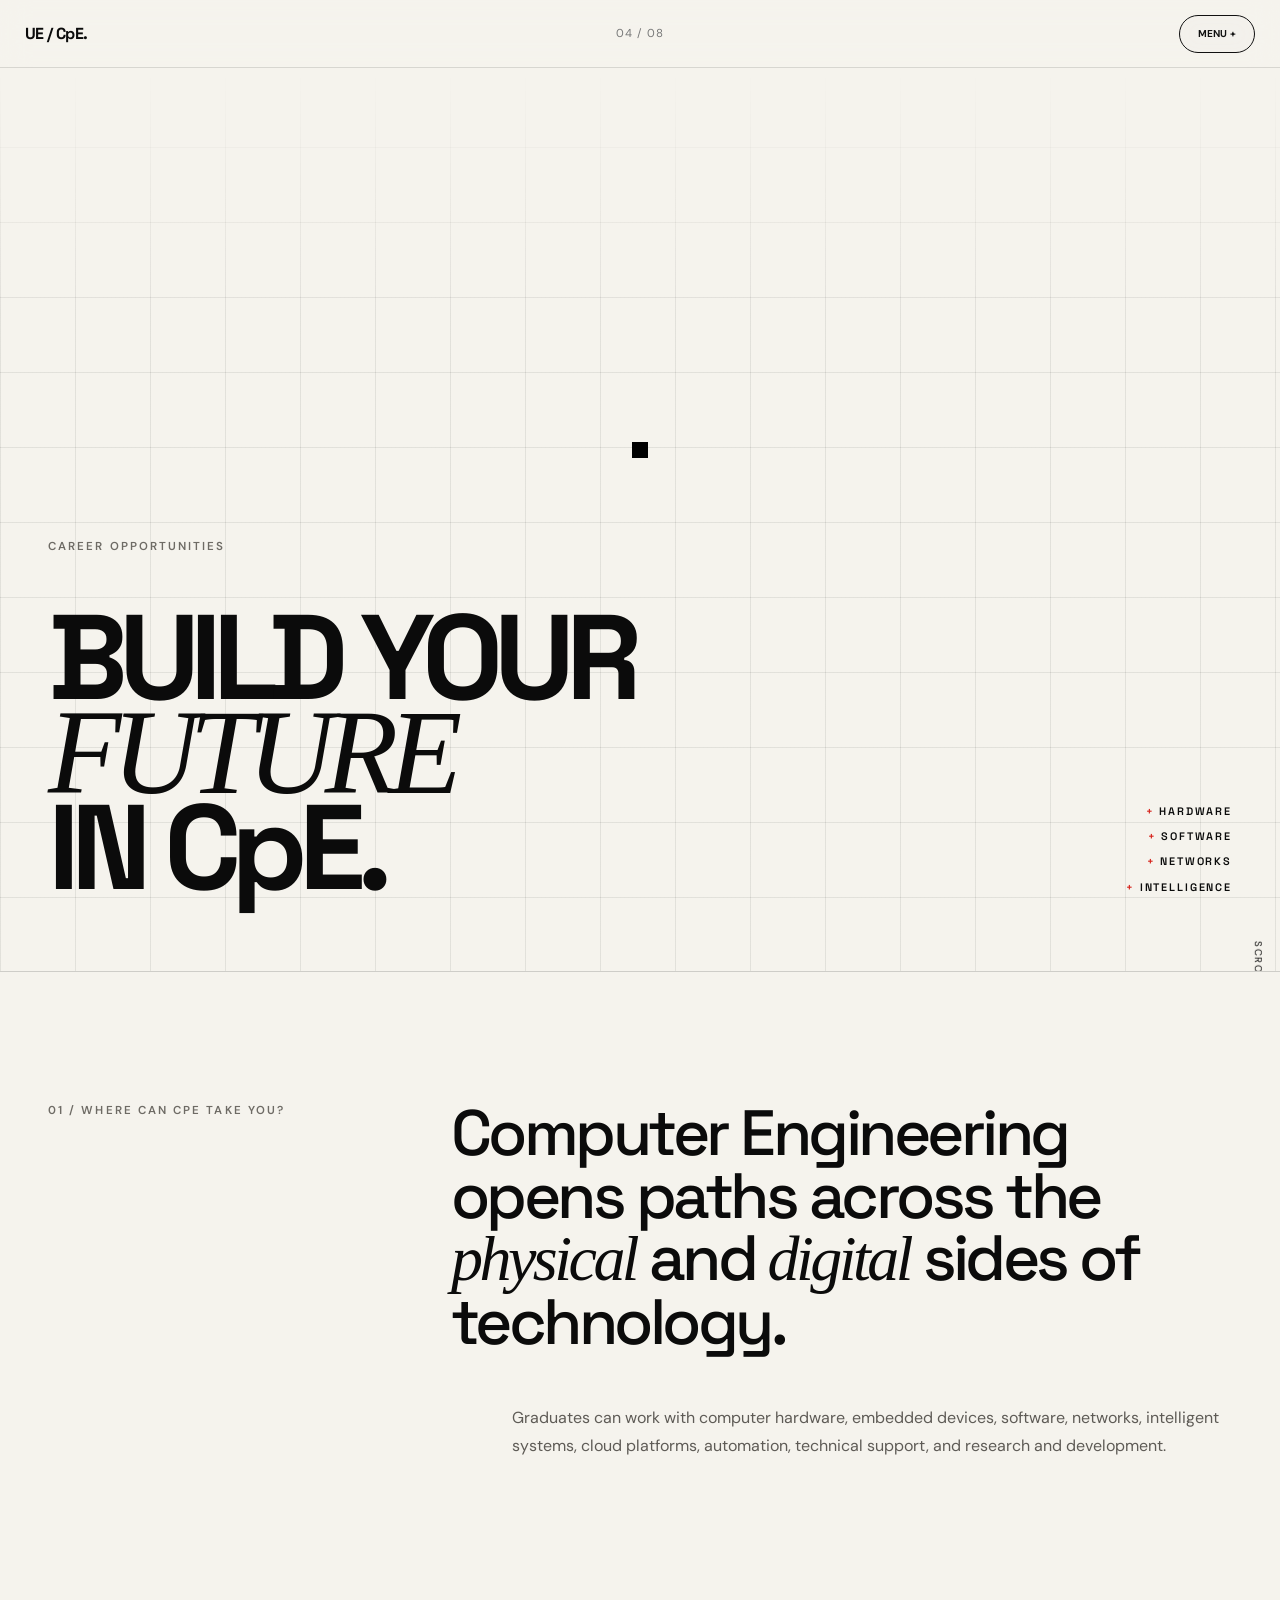
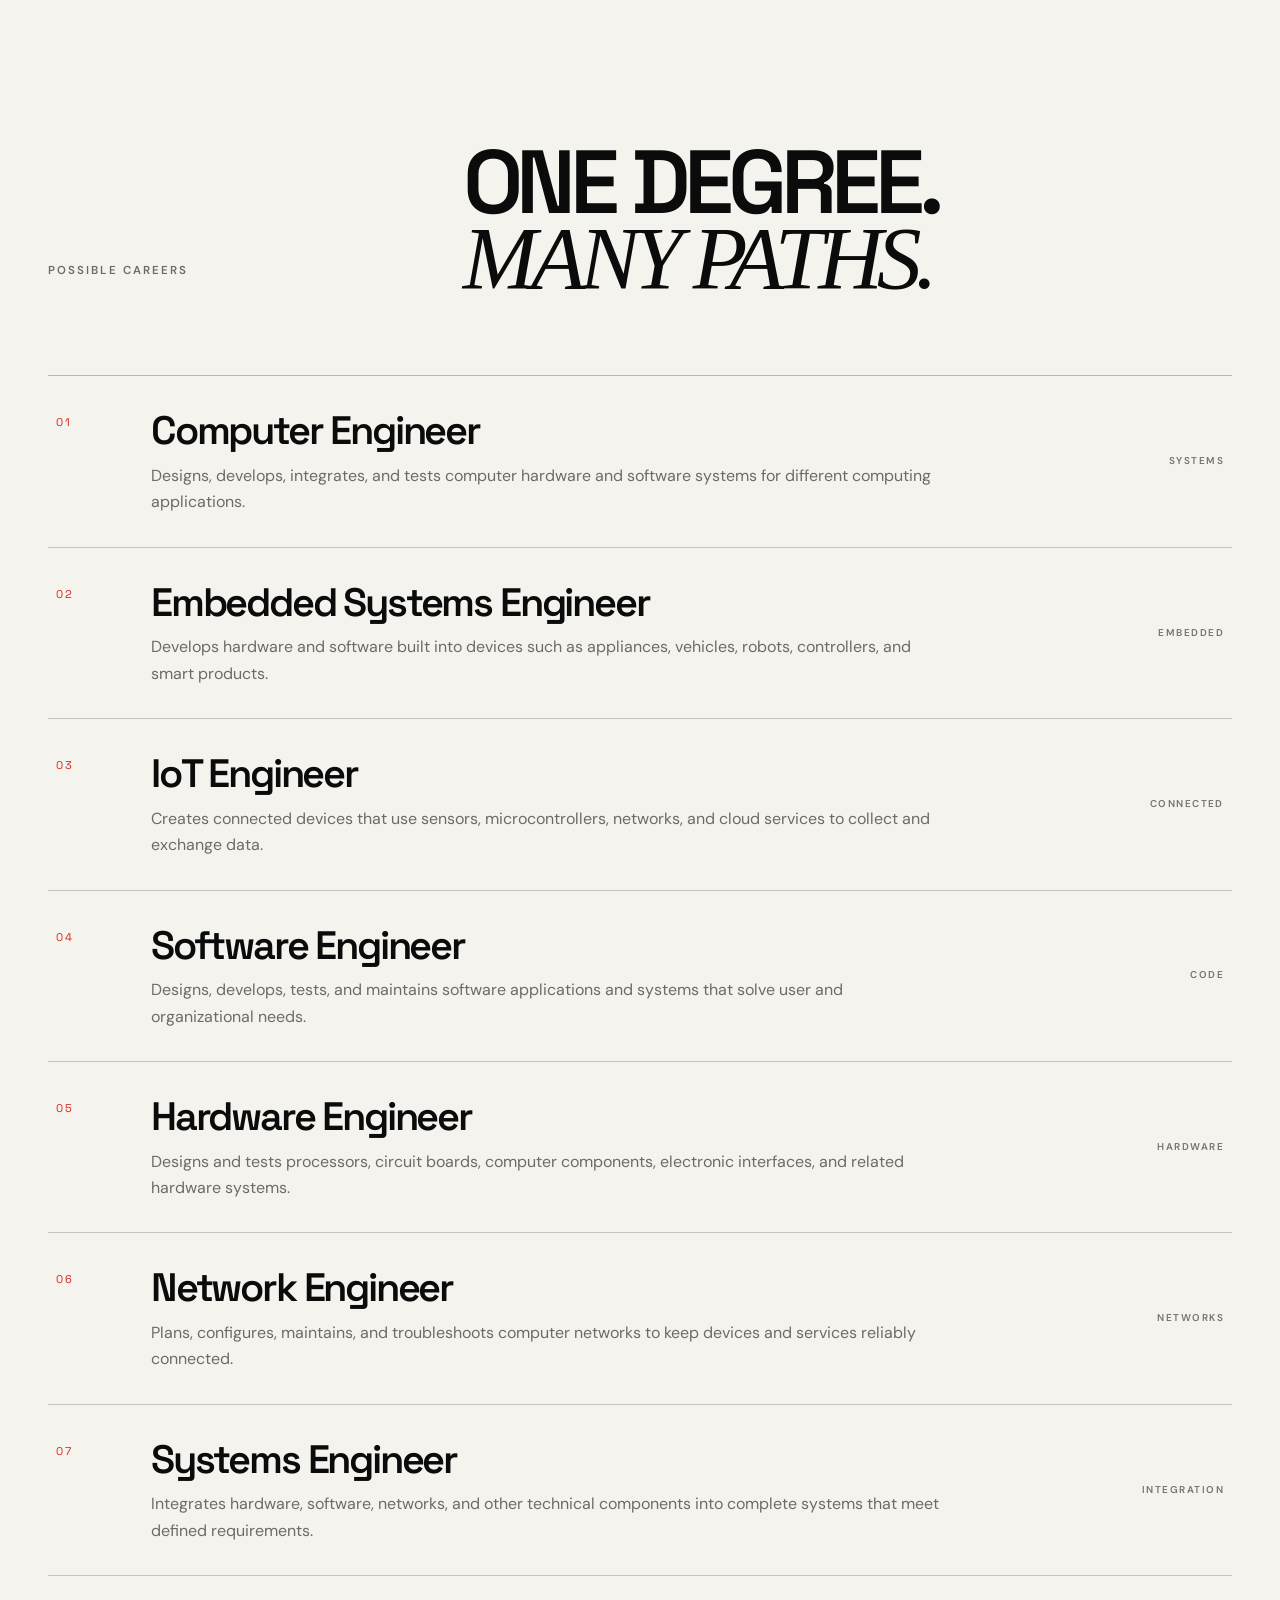
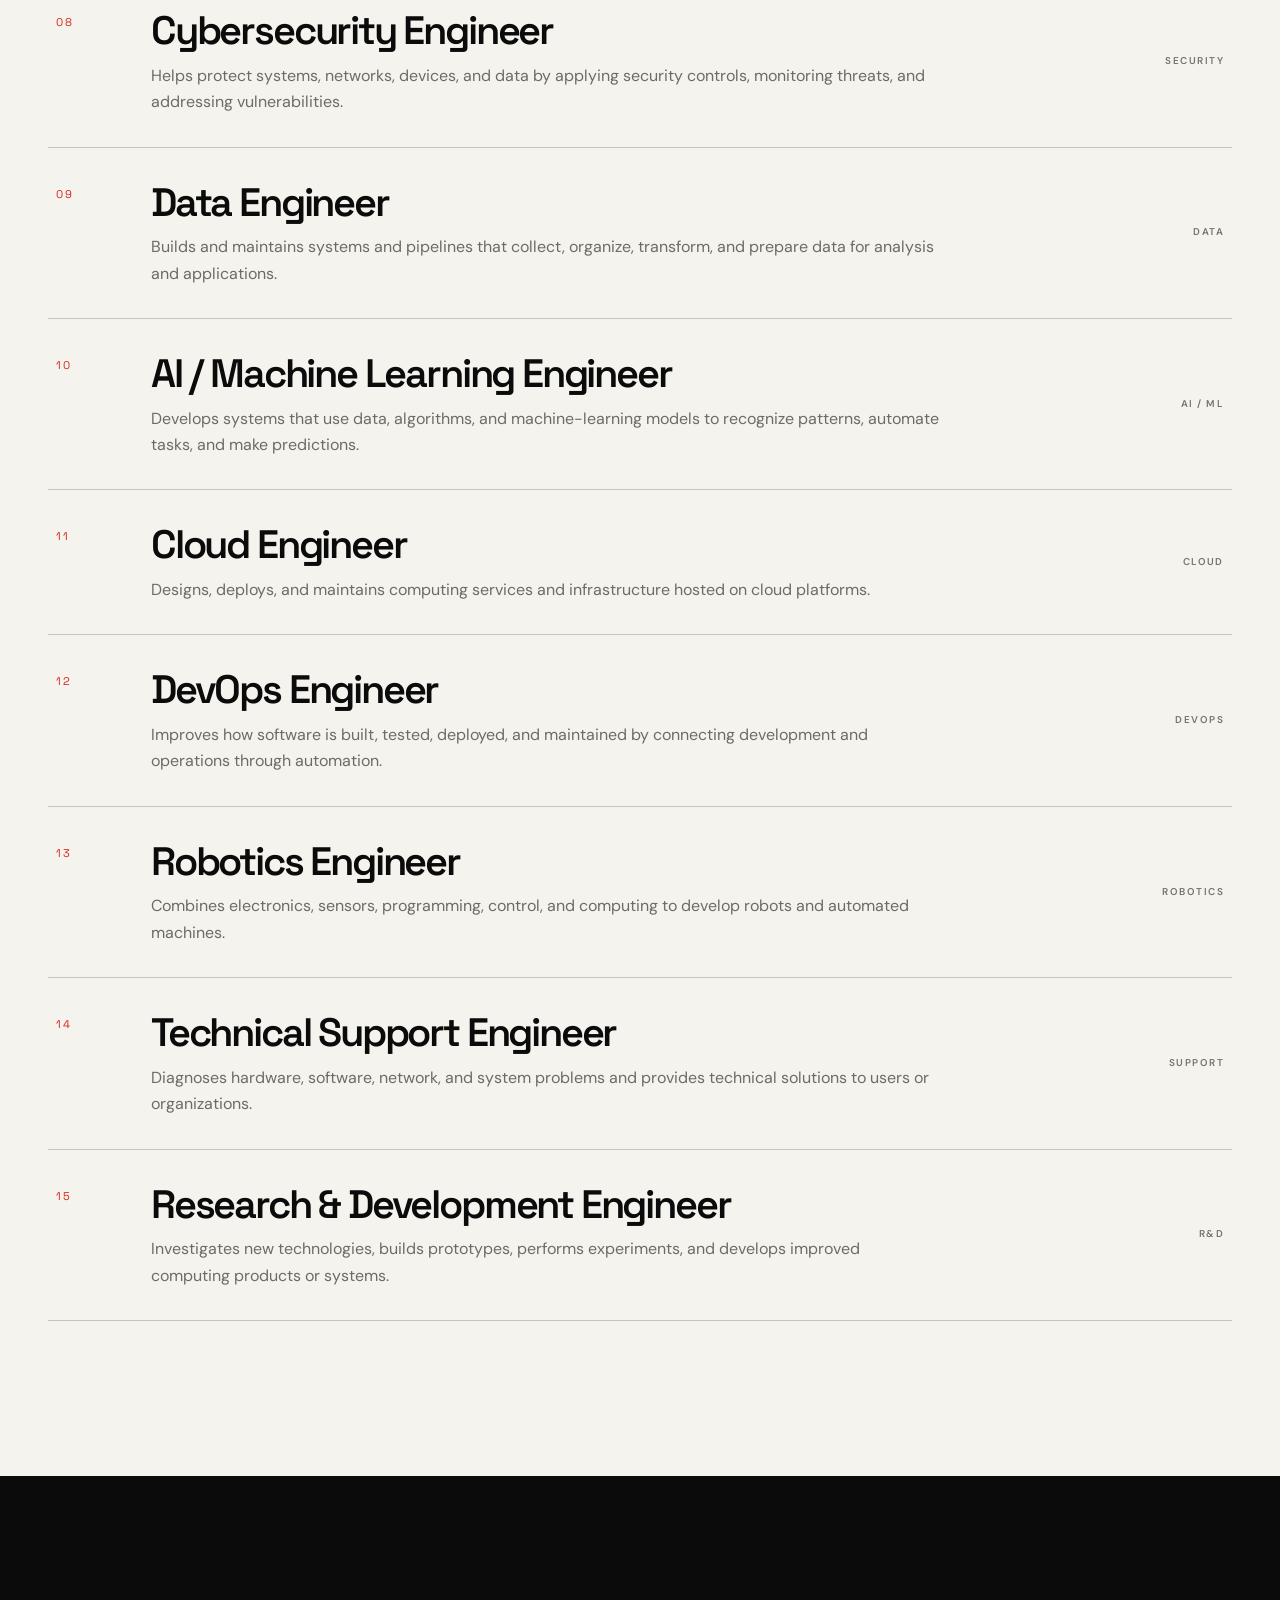
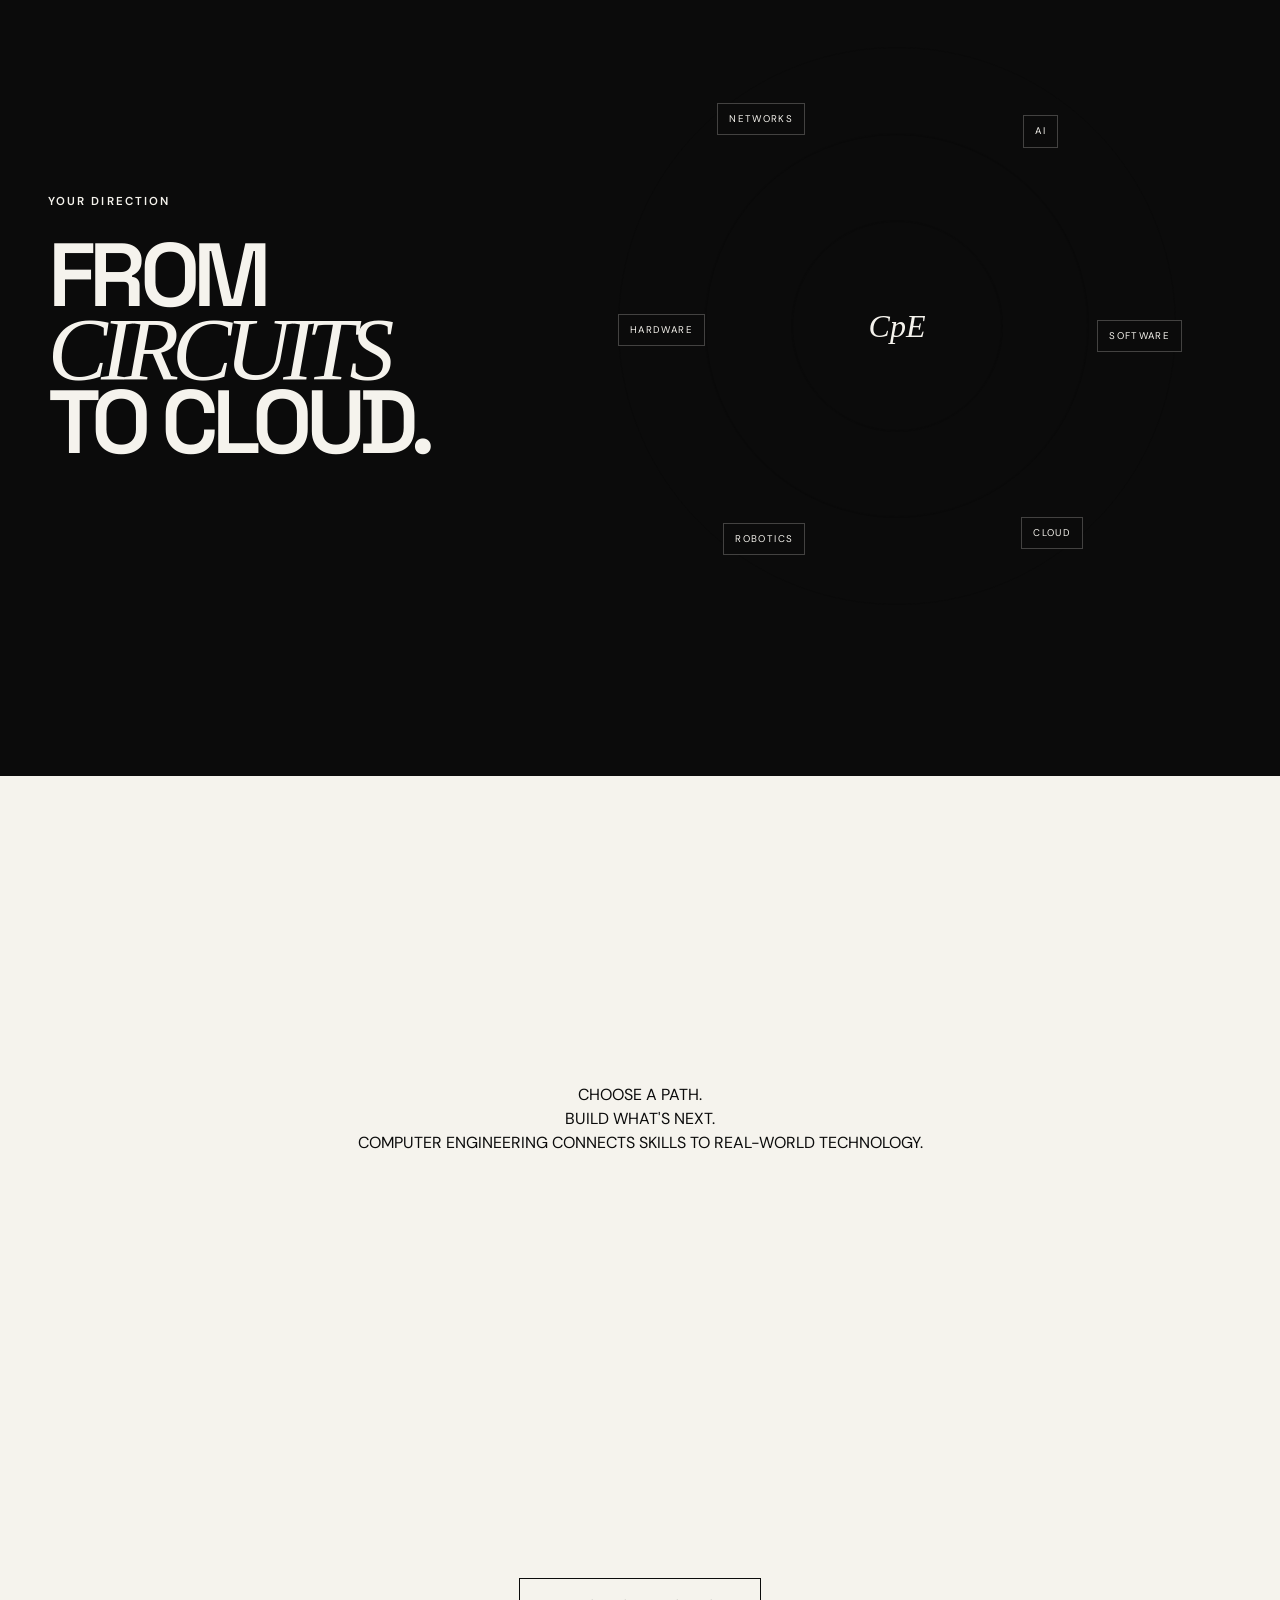
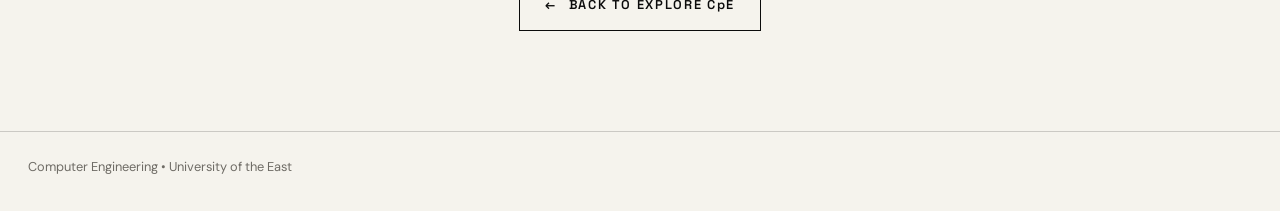
<file: careers.html>
<!DOCTYPE html>
<html lang="en">
<head>
  <meta charset="UTF-8">
  <meta name="viewport" content="width=device-width, initial-scale=1.0">
  <title>Computer Engineering Careers — UE CpE</title>
  <link href="https://cdn.jsdelivr.net/npm/bootstrap@5.3.8/dist/css/bootstrap.min.css" rel="stylesheet">
  <link rel="stylesheet" href="style.css">
</head>
<body class="careers-body">
  <input type="checkbox" id="menu-toggle" class="menu-toggle">

  <header class="topbar">
    <a class="brand scramble-hover" href="index.html">UE / CpE.</a>
    <div class="page-no">04 / 08</div>
    <label class="menu-open-btn" for="menu-toggle">MENU +</label>
  </header>

  <div class="fullscreen-menu" aria-label="Main navigation">
    <div class="fullscreen-menu-top">
      <a class="fullscreen-menu-brand" href="index.html">UE / CpE.</a>
      <label class="menu-close-btn" for="menu-toggle">Close ×</label>
    </div>
    <nav class="fullscreen-menu-nav">
      <a class="fullscreen-menu-link" href="about-cpe.html"><span class="menu-link-title">About CpE</span><span class="menu-link-number">01</span></a>
      <a class="fullscreen-menu-link" href="cpe-at-ue.html"><span class="menu-link-title">CpE at UE</span><span class="menu-link-number">02</span></a>
      <a class="fullscreen-menu-link" href="specialization.html"><span class="menu-link-title">Specialization</span><span class="menu-link-number">03</span></a>
      <a class="fullscreen-menu-link" href="careers.html"><span class="menu-link-title">CpE Careers</span><span class="menu-link-number">04</span></a>
      <a class="fullscreen-menu-link" href="faculty.html"><span class="menu-link-title">Faculty</span><span class="menu-link-number">05</span></a>
      <a class="fullscreen-menu-link" href="scpes.html"><span class="menu-link-title">SCPES</span><span class="menu-link-number">06</span></a>
      <a class="fullscreen-menu-link" href="projects.html"><span class="menu-link-title">Student Projects</span><span class="menu-link-number">07</span></a>
      <a class="fullscreen-menu-link" href="events.html"><span class="menu-link-title">Events &amp; Activities</span><span class="menu-link-number">08</span></a>
    </nav>
  </div>

  <main class="careers-main">
    <section class="careers-hero">
      <div class="careers-grid-lines"></div>
      <div class="container-fluid px-4 px-md-5 careers-hero-inner">
        <p class="careers-kicker career-reveal"> CAREER OPPORTUNITIES</p>
        <div class="row align-items-end">
          <div class="col-12 col-lg-9">
            <h1 class="careers-title">
              <span class="career-hero-line">BUILD YOUR</span>
              <span class="career-hero-line career-serif">FUTURE</span>
              <span class="career-hero-line">IN CpE.</span>
            </h1>
          </div>
          <div class="col-12 col-lg-3">
            <div class="careers-hero-note career-reveal">
              <span>HARDWARE</span><span>SOFTWARE</span><span>NETWORKS</span><span>INTELLIGENCE</span>
            </div>
          </div>
        </div>
      </div>
      <div class="career-scroll-hint"><span>SCROLL TO EXPLORE</span><div></div></div>
    </section>

    <section class="career-intro">
      <div class="container-fluid px-4 px-md-5">
        <div class="row">
          <div class="col-lg-3"><p class="career-label career-reveal">01 / WHERE CAN CpE TAKE YOU?</p></div>
          <div class="col-lg-8 offset-lg-1">
            <p class="career-intro-big career-reveal">Computer Engineering opens paths across the <em>physical</em> and <em>digital</em> sides of technology.</p>
            <p class="career-intro-small career-reveal">Graduates can work with computer hardware, embedded devices, software, networks, intelligent systems, cloud platforms, automation, technical support, and research and development.</p>
          </div>
        </div>
      </div>
    </section>
 <section class="career-directory">
      <div class="container-fluid px-4 px-md-5">
        <div class="career-directory-head">
          <p class="career-label career-reveal"> POSSIBLE CAREERS</p>
          <h2 class="career-section-title career-reveal">ONE DEGREE.<br><span>MANY PATHS.</span></h2>
        </div>

        <div class="career-list">
          <article class="career-row career-reveal"><span class="career-num">01</span><div><h3>Computer Engineer</h3><p>Designs, develops, integrates, and tests computer hardware and software systems for different computing applications.</p></div><span class="career-tag">SYSTEMS</span></article>
          <article class="career-row career-reveal"><span class="career-num">02</span><div><h3>Embedded Systems Engineer</h3><p>Develops hardware and software built into devices such as appliances, vehicles, robots, controllers, and smart products.</p></div><span class="career-tag">EMBEDDED</span></article>
          <article class="career-row career-reveal"><span class="career-num">03</span><div><h3>IoT Engineer</h3><p>Creates connected devices that use sensors, microcontrollers, networks, and cloud services to collect and exchange data.</p></div><span class="career-tag">CONNECTED</span></article>
          <article class="career-row career-reveal"><span class="career-num">04</span><div><h3>Software Engineer</h3><p>Designs, develops, tests, and maintains software applications and systems that solve user and organizational needs.</p></div><span class="career-tag">CODE</span></article>
          <article class="career-row career-reveal"><span class="career-num">05</span><div><h3>Hardware Engineer</h3><p>Designs and tests processors, circuit boards, computer components, electronic interfaces, and related hardware systems.</p></div><span class="career-tag">HARDWARE</span></article>
          <article class="career-row career-reveal"><span class="career-num">06</span><div><h3>Network Engineer</h3><p>Plans, configures, maintains, and troubleshoots computer networks to keep devices and services reliably connected.</p></div><span class="career-tag">NETWORKS</span></article>
          <article class="career-row career-reveal"><span class="career-num">07</span><div><h3>Systems Engineer</h3><p>Integrates hardware, software, networks, and other technical components into complete systems that meet defined requirements.</p></div><span class="career-tag">INTEGRATION</span></article>
          <article class="career-row career-reveal"><span class="career-num">08</span><div><h3>Cybersecurity Engineer</h3><p>Helps protect systems, networks, devices, and data by applying security controls, monitoring threats, and addressing vulnerabilities.</p></div><span class="career-tag">SECURITY</span></article>
          <article class="career-row career-reveal"><span class="career-num">09</span><div><h3>Data Engineer</h3><p>Builds and maintains systems and pipelines that collect, organize, transform, and prepare data for analysis and applications.</p></div><span class="career-tag">DATA</span></article>
          <article class="career-row career-reveal"><span class="career-num">10</span><div><h3>AI / Machine Learning Engineer</h3><p>Develops systems that use data, algorithms, and machine-learning models to recognize patterns, automate tasks, and make predictions.</p></div><span class="career-tag">AI / ML</span></article>
          <article class="career-row career-reveal"><span class="career-num">11</span><div><h3>Cloud Engineer</h3><p>Designs, deploys, and maintains computing services and infrastructure hosted on cloud platforms.</p></div><span class="career-tag">CLOUD</span></article>
          <article class="career-row career-reveal"><span class="career-num">12</span><div><h3>DevOps Engineer</h3><p>Improves how software is built, tested, deployed, and maintained by connecting development and operations through automation.</p></div><span class="career-tag">DEVOPS</span></article>
          <article class="career-row career-reveal"><span class="career-num">13</span><div><h3>Robotics Engineer</h3><p>Combines electronics, sensors, programming, control, and computing to develop robots and automated machines.</p></div><span class="career-tag">ROBOTICS</span></article>
          <article class="career-row career-reveal"><span class="career-num">14</span><div><h3>Technical Support Engineer</h3><p>Diagnoses hardware, software, network, and system problems and provides technical solutions to users or organizations.</p></div><span class="career-tag">SUPPORT</span></article>
          <article class="career-row career-reveal"><span class="career-num">15</span><div><h3>Research &amp; Development Engineer</h3><p>Investigates new technologies, builds prototypes, performs experiments, and develops improved computing products or systems.</p></div><span class="career-tag">R&amp;D</span></article>
        </div>
      </div>
    </section>

    <section class="career-spectrum cursor-dark-zone">
      <div class="container-fluid px-4 px-md-5">
        <div class="row align-items-center g-5">
          <div class="col-lg-5">
            <p class="career-dark-label career-reveal">YOUR DIRECTION</p>
            <h2 class="career-spectrum-title career-reveal">FROM<br><em>CIRCUITS</em><br>TO CLOUD.</h2>
          </div>
          <div class="col-lg-7">
            <div class="career-orbit career-reveal" aria-label="Computer Engineering career spectrum">
              <div class="orbit-ring ring-one"></div><div class="orbit-ring ring-two"></div><div class="orbit-ring ring-three"></div>
              <div class="orbit-core">CpE</div>
              <span class="orbit-item oi-1">HARDWARE</span><span class="orbit-item oi-2">SOFTWARE</span><span class="orbit-item oi-3">NETWORKS</span><span class="orbit-item oi-4">AI</span><span class="orbit-item oi-5">ROBOTICS</span><span class="orbit-item oi-6">CLOUD</span>
            </div>
          </div>
        </div>
      </div>
    </section>

    <section class="career-final">
      <div class="career-final-text">
        <span class="career-reveal">CHOOSE A PATH.</span>
        <span class="career-final-serif career-reveal">BUILD WHAT'S NEXT.</span>
      </div>
      <p class="career-final-caption career-reveal">COMPUTER ENGINEERING CONNECTS SKILLS TO REAL-WORLD TECHNOLOGY.</p>
    </section>

    <section class="about-back-section">
      <a href="index.html#featured" class="about-back-link page-transition-back"><span class="back-arrow">←</span> BACK TO EXPLORE CpE</a>
    </section>
  </main>

  <footer><span>Computer Engineering • University of the East</span></footer>
  <script src="https://cdn.jsdelivr.net/npm/bootstrap@5.3.8/dist/js/bootstrap.bundle.min.js"></script>
  <script src="script.js"></script>
</body>
</html>
</file>
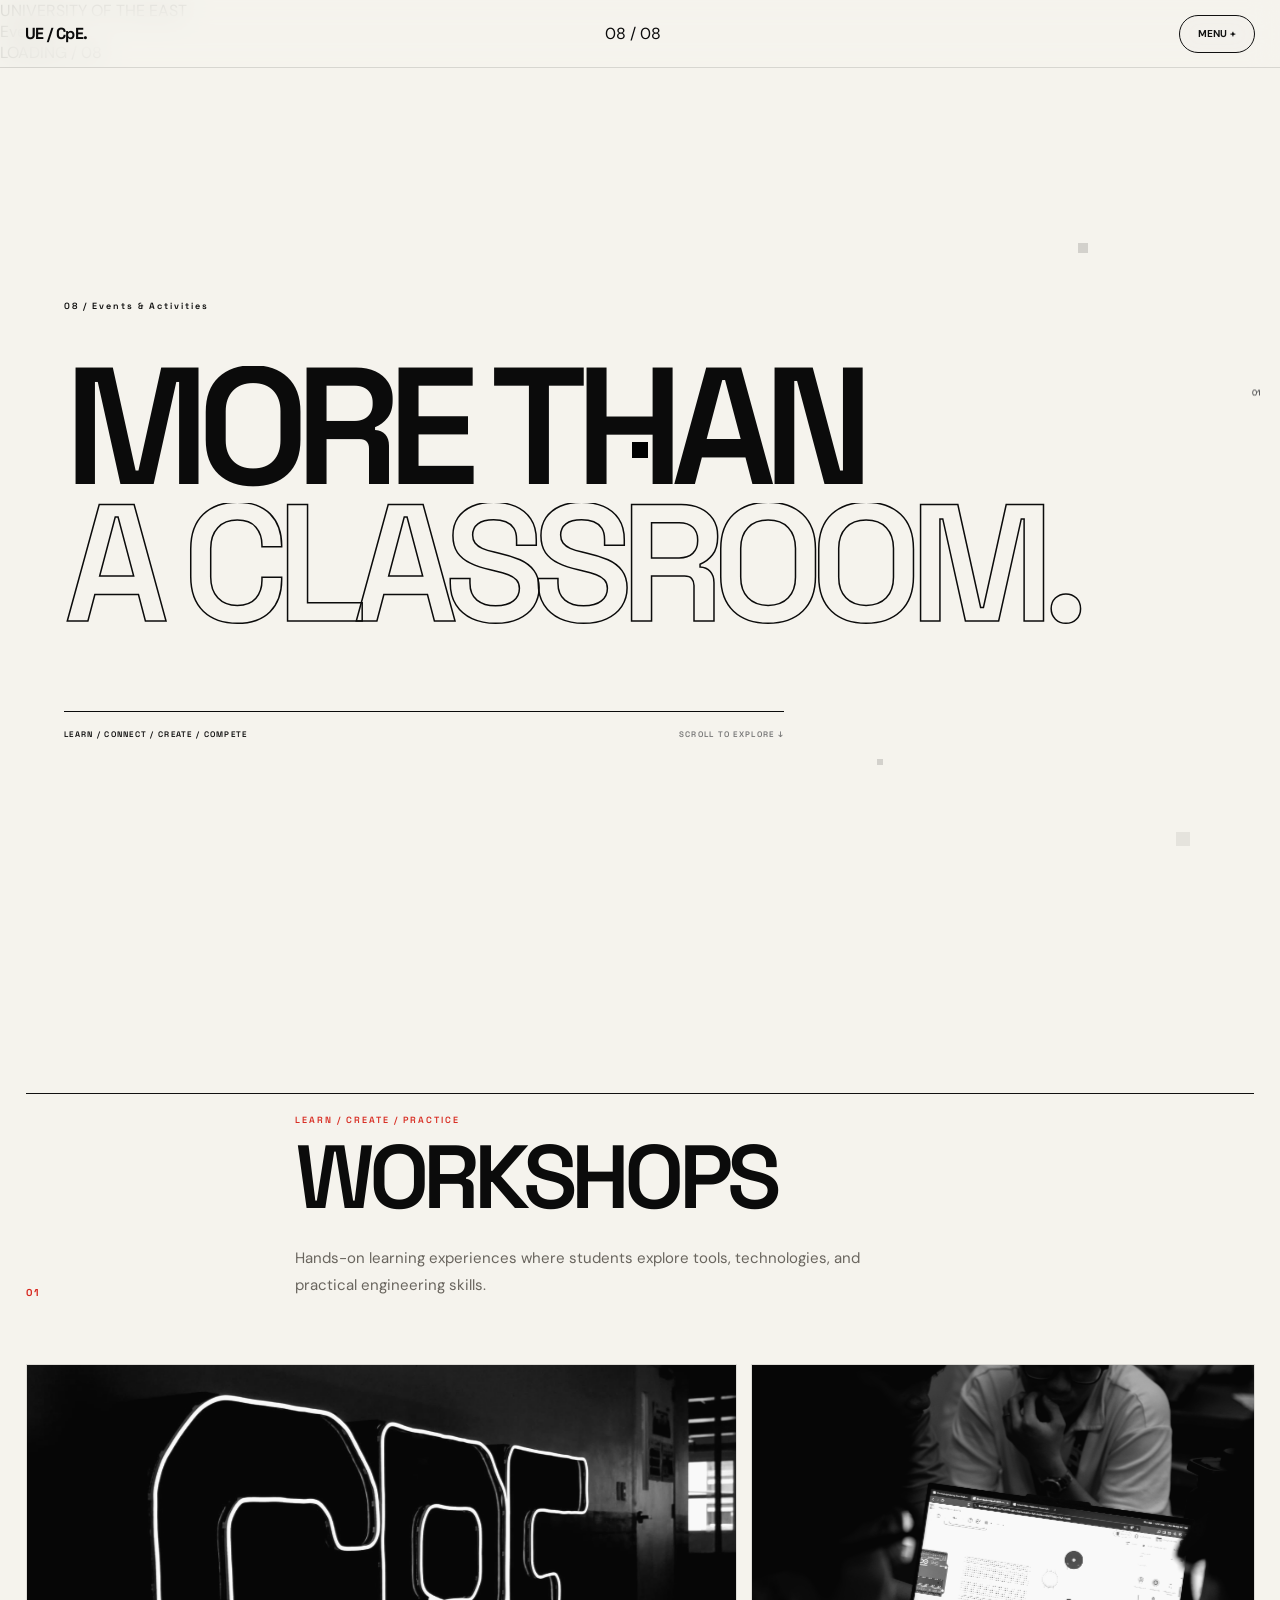
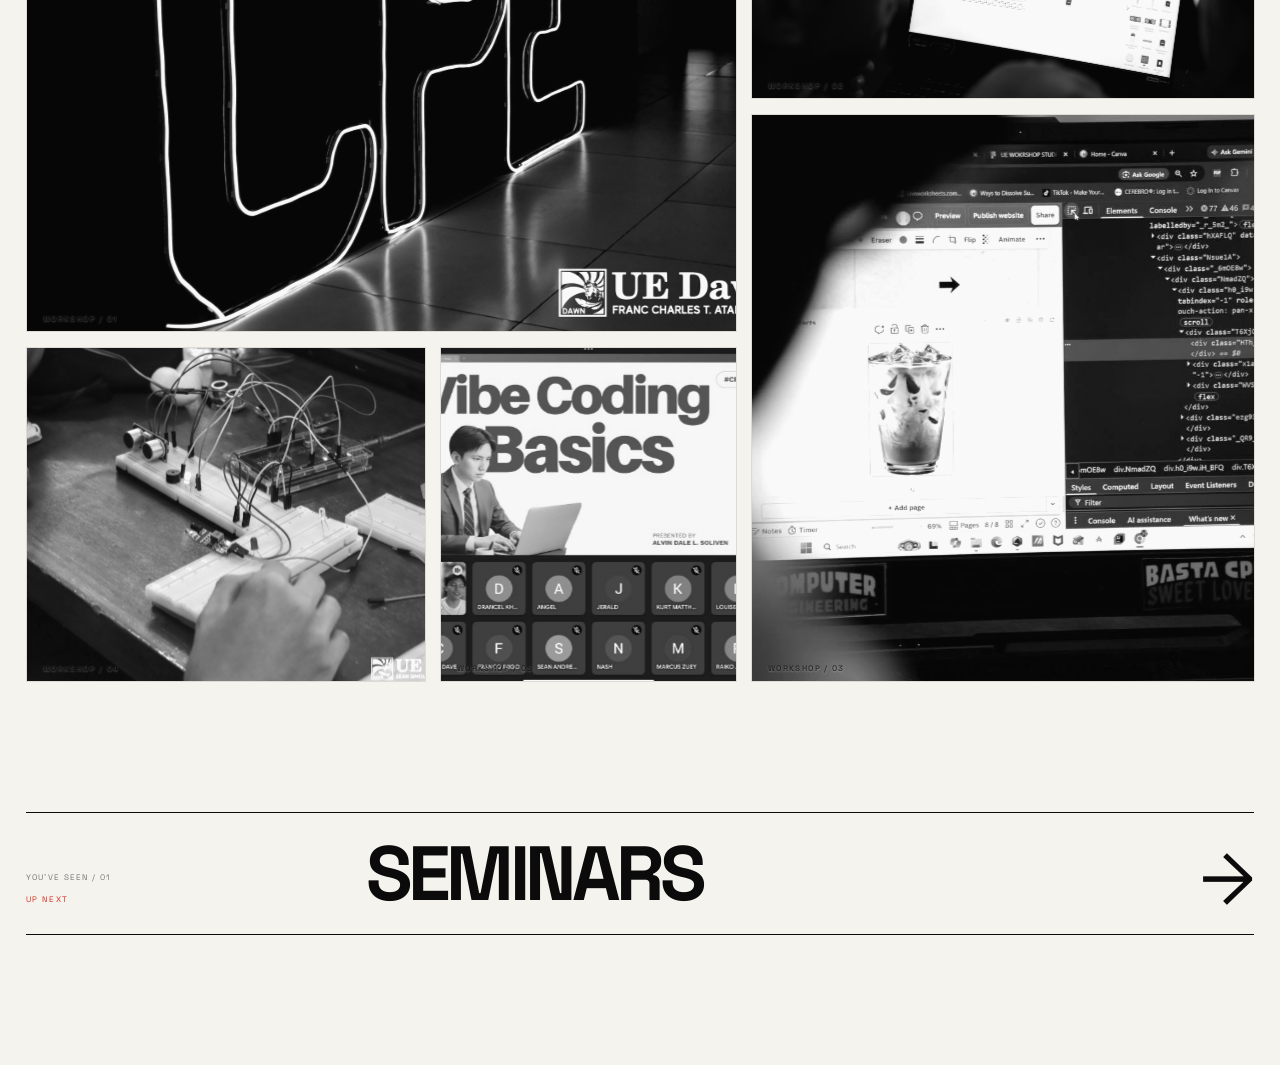
<file: events.html>
<!DOCTYPE html>
<html lang="en">
    <head>
        <meta charset="UTF-8">
        <meta name="viewport" content="width=device-width, initial-scale=1.0">
        <title> UE CpE</title>
        <link rel="stylesheet" href="style.css">
    </head>
    <body>

    <!-- =====================================================
         PIXEL CURSOR
    ====================================================== -->

    <div class="pixel-cursor" aria-hidden="true"></div>

<!-- =====================================================
     EVENTS & ACTIVITIES PAGE LOADER
     EXPLORE CPE -> EVENTS TRANSITION
===================================================== -->

<div id="page-loader">
    <div class="loader-grid"></div>
    <div class="loader-content">
        <div class="loader-small">
            UNIVERSITY OF THE EAST
        </div>
        <div class="loader-title">
            Events
        </div>
        <div class="loader-line">
            <span></span>
        </div>
        <div class="loader-status">
            LOADING / 08
        </div>
    </div>

</div>
        <!-- =====================================================
            HEADER
        ====================================================== -->
        <header class="topbar">
            <a href="index.html" class="brand">
                UE / CpE.
            </a>
            <span class="page-number">
                08 / 08
            </span>


 <button
    class="menu-open-btn"
    id="menuButton"
    type="button"
    aria-label="Open menu"
    aria-expanded="false"


>

    MENU +
</button>
        </header>
 <!-- =====================================================
    FULLSCREEN MENU
====================================================== -->
<div class="fullscreen-menu" id="fullscreenMenu">
    <div class="fullscreen-menu-top">
        <span class="fullscreen-menu-brand">
            UE / CpE.
        </span>
        <button
            class="menu-close-btn"
            id="menuClose"
            type="button"
            aria-label="Close menu"
        >
            CLOSE ×
        </button>
    </div>


    <nav class="fullscreen-menu-nav">
                <a href="about-cpe.html" class="fullscreen-menu-link">
<span class="menu-link-number">01</span>
<strong class="menu-link-title">
                        About CpE
                    </strong>

</a>


                <a href="cpe-at-ue.html" class="fullscreen-menu-link">
<span class="menu-link-number">02</span>
<strong class="menu-link-title">
                        CpE at UE
                    </strong>

</a>
                <a href="specialization.html" class="fullscreen-menu-link">
<span class="menu-link-number">03</span>
<strong class="menu-link-title">
                        Specialization
                    </strong>

</a>
                <a href="careers.html" class="fullscreen-menu-link">
<span class="menu-link-number">04</span>
<strong class="menu-link-title">
                        CpE Careers
                    </strong>

</a>
                <a href="faculty.html" class="fullscreen-menu-link">
<span class="menu-link-number">05</span>
<strong class="menu-link-title">
                        Faculty
                    </strong>

</a>
                <a href="scpes.html" class="fullscreen-menu-link">
<span class="menu-link-number">06</span>
<strong class="menu-link-title">
                        SCPES
                    </strong>

</a>
                <a href="projects.html" class="fullscreen-menu-link">
<span class="menu-link-number">07</span>
<strong class="menu-link-title">
                        Student Projects
                    </strong>

</a>
                <a href="events.html?from=explore" class="fullscreen-menu-link active-menu-page">
<span class="menu-link-number">08</span>
<strong class="menu-link-title">
                        Events &amp; Activities
                    </strong>
</a>

            </nav>
    <div class="menu-bottom">
        <span>
            UNIVERSITY OF THE EAST
        </span>
        <span>
            COMPUTER ENGINEERING
        </span>
    </div>
</div>

            <!-- =================================================
                HERO
            ================================================== -->
            <section class="events-hero" id="top">
                <div class="hero-content">
                    <p class="hero-label">
                        08 / Events &amp; Activities
                    </p>

                    <h1 class="hero-title">
                        <span class="title-mask">
                            <span class="title-word title-one">
                                MORE THAN
                            </span>
                        </span>
                        <span class="title-mask">
                            <span class="title-word title-two">
                                A CLASSROOM.
                            </span>
                        </span>
                    </h1>
                    <div class="hero-bottom">
                        <p>
                            LEARN / CONNECT / CREATE / COMPETE
                        </p>
                        <span>
                            SCROLL TO EXPLORE ↓
                        </span>
                    </div>
                </div>

                <!-- SIDE PROGRESS -->
                <nav class="side-progress">
                    <div class="progress-link active" data-progress="01">
                        <span>01</span>
</div>
                    <div class="progress-link" data-progress="02">
                        <span>02</span>
</div>
                    <div class="progress-link" data-progress="03">
                        <span>03</span>
</div>
                    <div class="progress-link" data-progress="04">
                        <span>04</span>
</div>
                    <div class="progress-link" data-progress="05">
                        <span>05</span>

</div>


                    <div class="progress-link" data-progress="06">
                        <span>06</span>

</div>
                </nav>
                <!-- DECORATIVE SQUARES -->
                <span class="hero-square square-one"></span>
                <span class="hero-square square-two"></span>
                <span class="hero-square square-three"></span>
            </section>
            <!-- =================================================
                01 WORKSHOPS
            ================================================== -->

            <section
                class="event-section"
                id="workshops"
                data-section="01"
            >


                <div class="section-heading reveal">
                    <span class="section-number">
                        01
                    </span>
                    <div>


                        <p class="section-label">
                            LEARN / CREATE / PRACTICE
                        </p>
                        <h2>
                            WORKSHOPS
                        </h2>
                        <p class="section-description">
                            Hands-on learning experiences where students
                            explore tools, technologies, and practical
                            engineering skills.
                        </p>
                    </div>
                </div>
                <!-- WORKSHOP PHOTOS -->
                <div class="workshop-gallery">
                    <figure class="event-photo workshop-main photo-reveal">
                        <img
                            src="assets/workshop1.jpg"
                            alt="Workshop 1"
                        >
                        <figcaption>
                            WORKSHOP / 01
                        </figcaption>
                    </figure>
                    <figure class="event-photo workshop-two photo-reveal">
                        <img
                            src="assets/workshop2.jpg"
                            alt="Workshop 2"
                        >


                        <figcaption>
                            WORKSHOP / 02
                        </figcaption>


                    </figure>
                    <figure class="event-photo workshop-three photo-reveal">
                        <img
                            src="assets/workshop3.jpg"
                            alt="Workshop 3"
                        >


                        <figcaption>
                            WORKSHOP / 03
                        </figcaption>
                    </figure>


                    <figure class="event-photo workshop-four photo-reveal">
                        <img
                            src="assets/workshop4.jpg"
                            alt="Workshop 4"
                        >


                        <figcaption>
                            WORKSHOP / 04
                        </figcaption>


                    </figure>
                    <figure class="event-photo workshop-five photo-reveal">


                        <img
                            src="assets/workshop5.jpg"
                            alt="Workshop 5"
                        >


                        <figcaption>
                            WORKSHOP / 05
                        </figcaption>
                    </figure>


                </div>


                <!-- NEXT: SEMINARS -->
                <button
                    class="next-section reveal chapter-next"
                    data-unlock="seminars"
                    type="button"
                >


                    <div class="next-info">
                        <span>
                            YOU'VE SEEN / 01
                        </span>
                        <small>
                            UP NEXT
                        </small>


                    </div>
                    <span class="next-number">
                        02
                    </span>
                    <strong>
                        SEMINARS
                    </strong>


                    <span class="next-arrow">
                        →
                    </span>


                </button>


            </section>


            <!-- =================================================
                02 SEMINARS
            ================================================== -->


            <section
                class="event-section dark chapter-locked"
                id="seminars"
                data-section="02"
            >
                <div class="section-heading reveal">
                    <span class="section-number">
                        02
                    </span>


                    <div>
                        <p class="section-label">
                            LISTEN / DISCOVER / CONNECT
                        </p>


                        <h2>
                            SEMINARS
                        </h2>
                        <p class="section-description">
                            Knowledge-sharing sessions that connect students
                            with new ideas, professional experiences, and
                            technology-focused discussions.
                        </p>


                    </div>
                </div>


                <!-- SEMINAR PHOTOS -->
                <div class="seminar-gallery">
                    <figure class="event-photo seminar-main photo-reveal">
                        <img
                            src="assets/seminar1.jpg"
                            alt="Seminar 1"
                        >


                        <figcaption>
                            FEATURED SESSION / 01
                        </figcaption>
                    </figure>
                    <div class="seminar-small">
                        <figure class="event-photo photo-reveal">
                            <img
                                src="assets/seminar2.jpg"
                                alt="Seminar 2"
                            >
                        </figure>
                        <figure class="event-photo photo-reveal">
                            <img
                                src="assets/seminar3.jpg"
                                alt="Seminar 3"
                            >


                        </figure>
                        <figure class="event-photo photo-reveal">
                            <img
                                src="assets/seminar4.jpg"
                                alt="Seminar 4"
                            >


                        </figure>
                        <figure class="event-photo photo-reveal">
                            <img
                                src="assets/seminar5.jpg"
                                alt="Seminar 5"
                            >


                        </figure>
                    </div>
                </div>


                <!-- NEXT: COMPETITIONS -->
                <button
                    class="next-section reveal chapter-next"
                    data-unlock="competitions"
                    type="button"
                >


                    <div class="next-info">
                        <span>
                            YOU'VE SEEN / 02
                        </span>
                        <small>
                            UP NEXT
                        </small>


                    </div>
                    <span class="next-number">
                        03
                    </span>
                    <strong>
                        COMPETITIONS
                    </strong>


                    <span class="next-arrow">
                        →
                    </span>
                </button>
            </section>


            <!-- =================================================
                03 COMPETITIONS
            ================================================== -->


            <section
                class="event-section competition-section chapter-locked"
                id="competitions"
                data-section="03"
            >


                <div class="giant-background-word">
                    COMPETE
                </div>


                <div class="section-heading reveal">
                    <span class="section-number">
                        03
                    </span>


                    <div>
                        <p class="section-label">
                            THINK / BUILD / COMPETE
                        </p>
                        <h2>
                            COMPETITIONS
                        </h2>
                        <p class="section-description">
                            Challenges that encourage creativity, teamwork,
                            strategy, and engineering problem-solving.
                        </p>
                    </div>
                </div>
                <!-- COMPETITION PHOTOS -->
                <div class="competition-gallery">
                    <figure class="event-photo competition-one photo-reveal">
                        <img
                            src="assets/competition1.jpg"
                            alt="Competition 1"
                        >


                    </figure>
                    <figure class="event-photo competition-two photo-reveal">
                        <img
                            src="assets/competition2.jpg"
                            alt="Competition 2"
                        >


                    </figure>
                    <figure class="event-photo competition-three photo-reveal">
                        <img
                            src="assets/competition3.jpg"
                            alt="Competition 3"
                        >


                    </figure>
                    <figure class="event-photo competition-four photo-reveal">
                        <img
                            src="assets/competition4.jpg"
                            alt="Competition 4"
                        >


                    </figure>
                    </figure>


                </div>
                <!-- NEXT: RESEARCH -->
                <button
                    class="next-section reveal chapter-next"
                    data-unlock="research"
                    type="button"
                >


                    <div class="next-info">
                        <span>
                            YOU'VE SEEN / 03
                        </span>
                        <small>
                            UP NEXT
                        </small>
                    </div>


                    <span class="next-number">
                        04
                    </span>


                    <strong>
                        RESEARCH
                    </strong>


                    <span class="next-arrow">
                        →
                    </span>
                </button>
            </section>


            <!-- =================================================
                04 RESEARCH ACTIVITIES
            ================================================== -->


            <section
                class="event-section dark chapter-locked"
                id="research"
                data-section="04"
            >


                <div class="section-heading reveal">
                    <span class="section-number">
                        04
                    </span>
                    <div>
                        <p class="section-label">
                            EXPLORE / INVESTIGATE / DISCOVER
                        </p>


                        <h2>
                            RESEARCH
                            <br>
                            ACTIVITIES
                        </h2>


                        <p class="section-description">
                            Opportunities for students to investigate
                            problems, explore technologies, and develop
                            engineering ideas and solutions.
                        </p>
                    </div>
                </div>


                <!-- RESEARCH PHOTOS -->
                <div class="research-gallery">
                    <figure class="event-photo research-main photo-reveal">
                        <img
                            src="assets/research1.jpg"
                            alt="Research 1"
                        >


                        <figcaption>
                            RESEARCH / 01
                        </figcaption>


                    </figure>
                    <div class="research-small">
                        <figure class="event-photo photo-reveal">
                            <img
                                src="assets/research2.jpg"
                                alt="Research 2"
                            >
                        </figure>
                        <figure class="event-photo photo-reveal">
                            <img
                                src="assets/research3.jpg"
                                alt="Research 3"
                            >
                        </figure>
                        <figure class="event-photo photo-reveal">
                            <img
                                src="assets/research4.jpg"
                                alt="Research 4"
                            >
                        </figure>
                        <figure class="event-photo photo-reveal">
                            <img
                                src="assets/research5.jpg"
                                alt="Research 5"
                            >
                        </figure>
                    </div>

                </div>
                <!-- NEXT: STUDENT EVENTS -->
                <button

                    class="next-section reveal chapter-next"
                    data-unlock="student-events"
                    type="button"
                >
                    <div class="next-info">
                        <span>
                            YOU'VE SEEN / 04
                        </span>
                        <small>
                            UP NEXT
                        </small>

                    </div>
                    <span class="next-number">
                        05
                    </span>

                    <strong>
                        STUDENT EVENTS
                    </strong>

                    <span class="next-arrow">
                        →
                    </span>
                </button>

            </section>

            <!-- =================================================
                05 STUDENT ORGANIZATION EVENTS
            ================================================== -->
            <section

                class="event-section chapter-locked"
                id="student-events"
                data-section="05"
            >
                <div class="section-heading reveal">
                    <span class="section-number">
                        05
                    </span>

                    <div>
                        <p class="section-label">
                            LEAD / CONNECT / PARTICIPATE
                        </p>
                        
                        <h2>

                            STUDENT
                            <br>
                            ORGANIZATION
                            <br>
                            EVENTS
                        </h2>

                        <p class="section-description">

                            Student-led activities that strengthen
                            leadership, participation, collaboration,
                            recreation, service, and community.
                        </p>

                    </div>
                </div>

                <!-- STUDENT EVENT PHOTOS -->
                <div class="student-gallery">
                    <figure class="event-photo student-one photo-reveal">
                        <img
                            src="assets/student1.jpg"
                            alt="Student Event 1"
                        >
                    </figure>
                    <figure class="event-photo student-two photo-reveal">
                        <img

                            src="assets/student2.jpg"
                            alt="Student Event 2"
                        >
                    </figure>
                    <figure class="event-photo student-three photo-reveal">
                        <img
                            src="assets/student3.jpg"
                            alt="Student Event 3"
                        >
                    </figure>

                    <figure class="event-photo student-four photo-reveal">

                        <img
                            src="assets/student4.jpg"
                            alt="Student Event 4"

                        >
                    </figure>
                    <figure class="event-photo student-five photo-reveal">
                        <img
                            src="assets/student5.jpg"
                            alt="Student Event 5"
                        >
                    </figure>
                    <div class="student-center-text reveal">
                        <small>
                            THE
                        </small>

                        <strong>
                            CpE
                        </strong>

                        <small>
                            COMMUNITY
                        </small>
                    </div>
                </div>
               <!-- BACK TO EXPLORE CPE -->

<div class="student-back reveal">

    <a
        href="index.html#featured"
        class="back-explore"
    >
        <span>←</span>
        BACK TO EXPLORE CPE
    </a>

</div>
            </section>
        </main>
        <script src="script.js"></script>
    </body>
    </html>
</file>
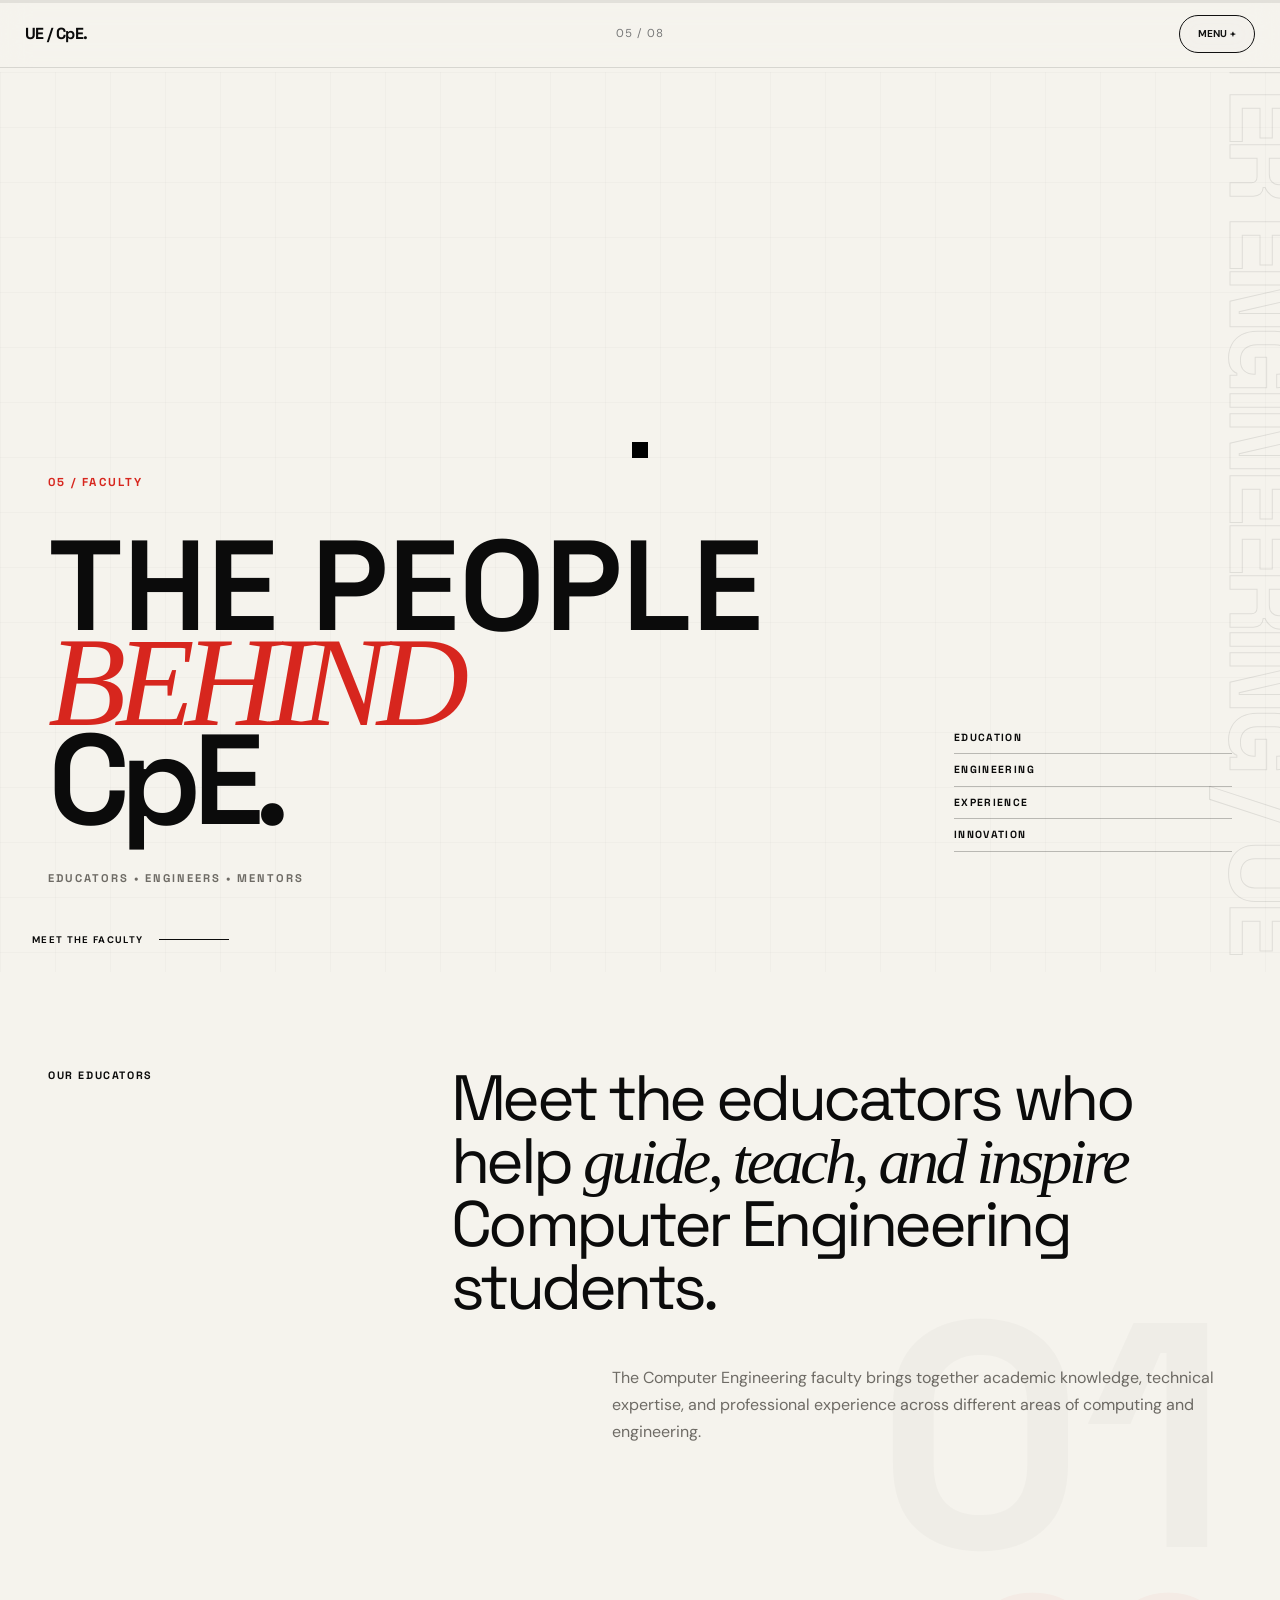
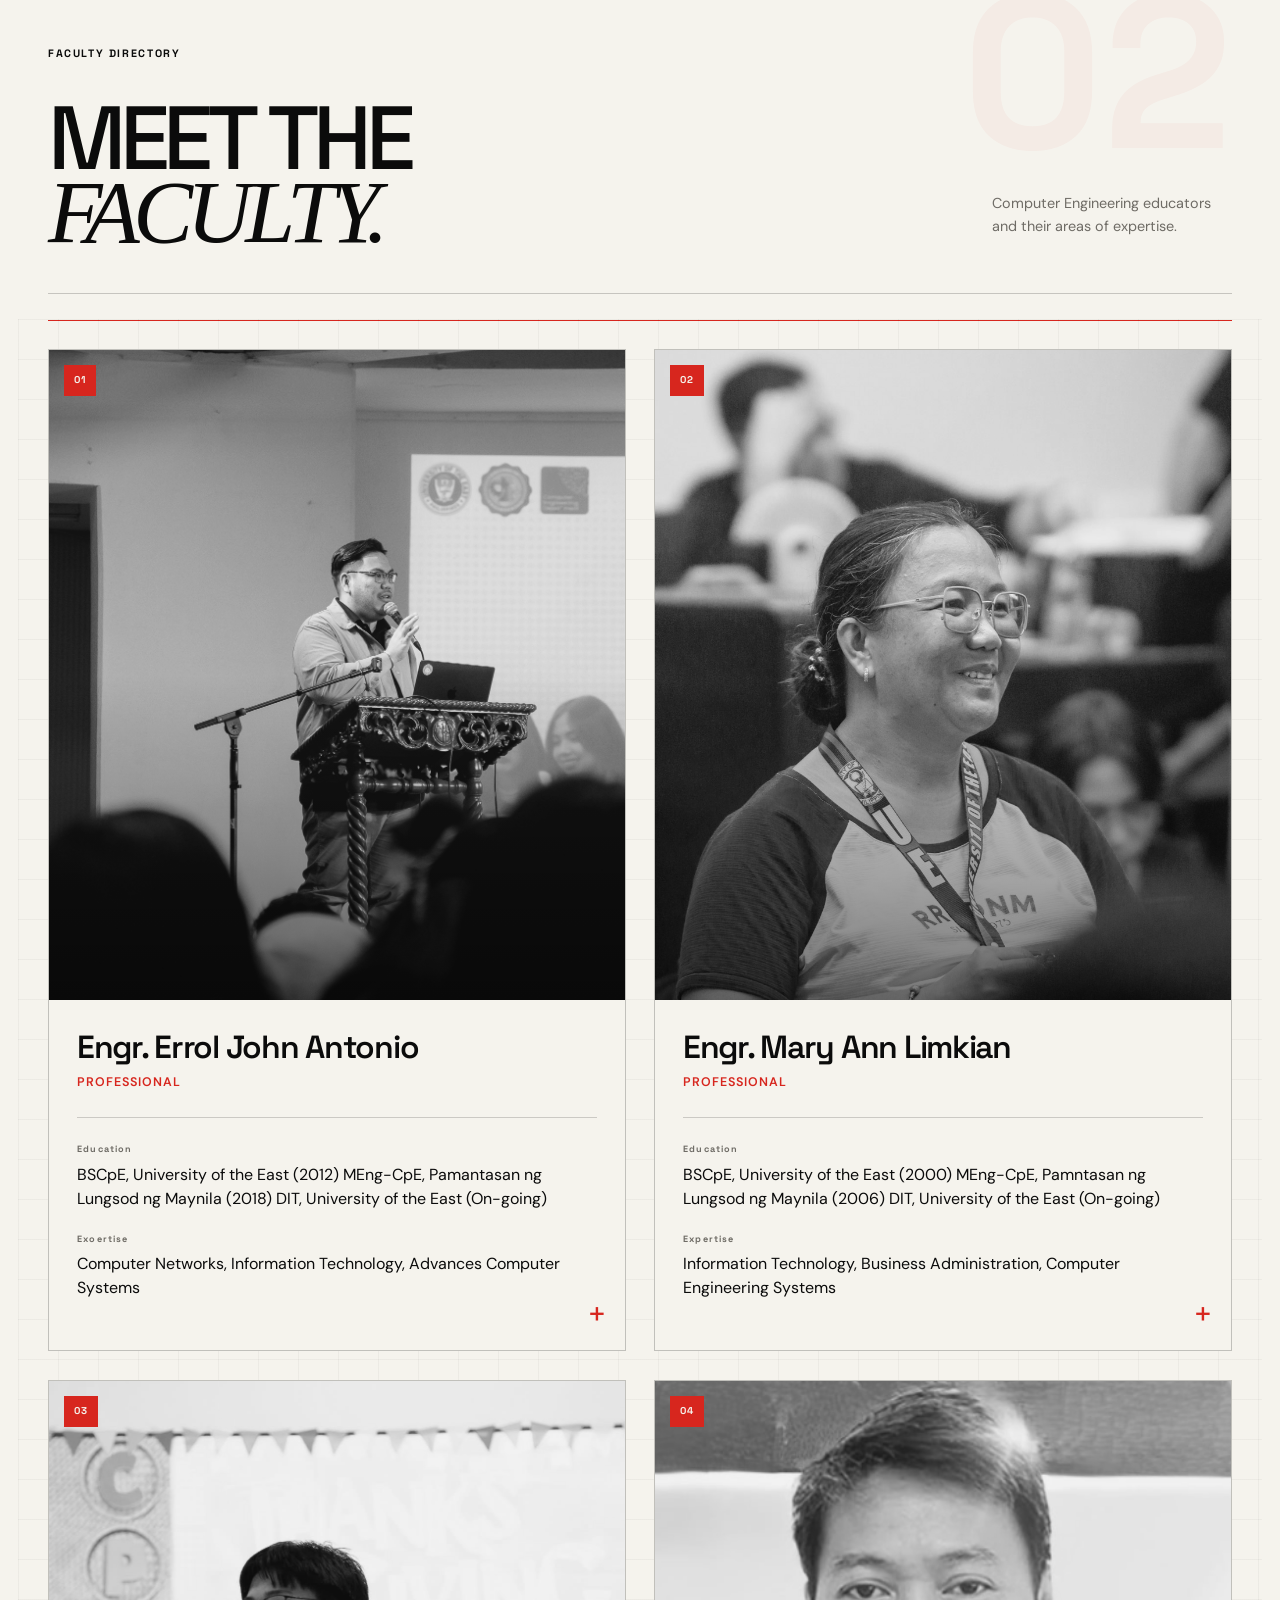
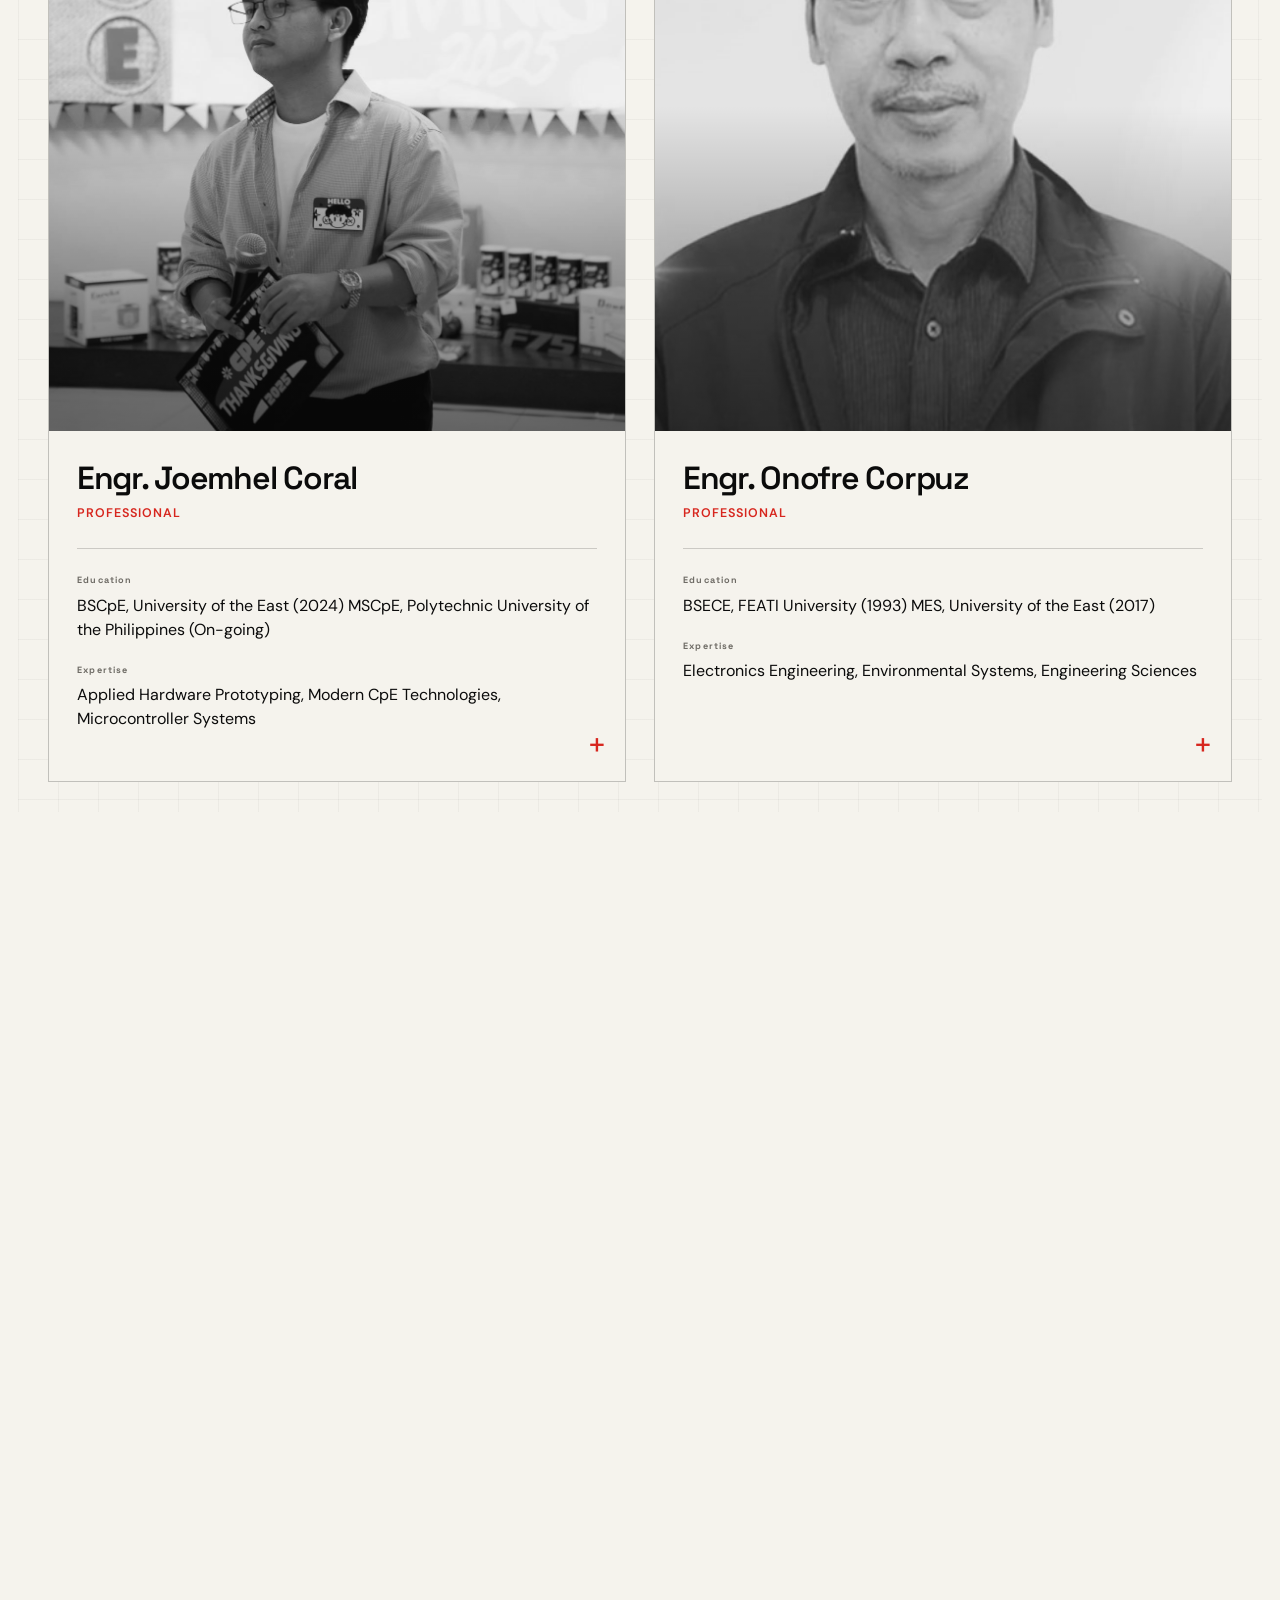
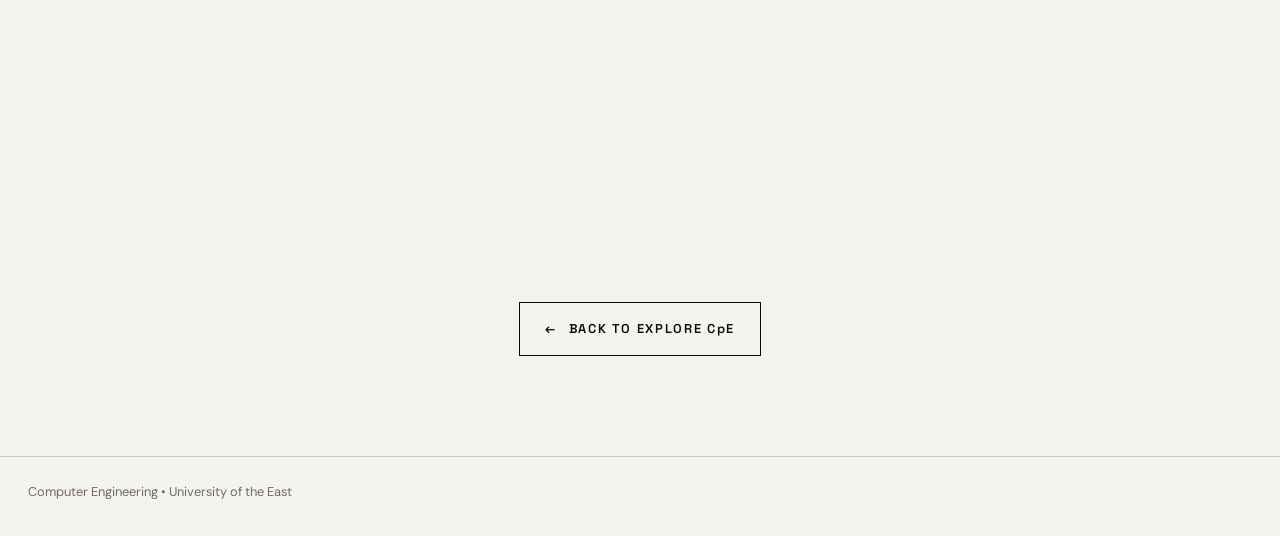
<file: faculty.html>
<!DOCTYPE html>
<html lang="en">

<head>
  <meta charset="UTF-8">
  <meta
    name="viewport"
    content="width=device-width, initial-scale=1.0"
  >

  <title>Faculty — UE CpE</title>

  <!-- BOOTSTRAP -->
  <link
    href="https://cdn.jsdelivr.net/npm/bootstrap@5.3.8/dist/css/bootstrap.min.css"
    rel="stylesheet"
  >

  <!-- YOUR EXISTING CSS -->
  <link rel="stylesheet" href="style.css">
</head>


<body class="faculty-body">

  <input
    type="checkbox"
    id="menu-toggle"
    class="menu-toggle"
  >


  <!-- =====================================================
       HEADER
  ====================================================== -->

  <header class="topbar">

    <a
      class="brand scramble-hover"
      href="index.html"
    >
      UE / CpE.
    </a>

    <div class="page-no">
      05 / 08
    </div>

    <label
      class="menu-open-btn"
      for="menu-toggle"
    >
      MENU +
    </label>

  </header>


  <!-- =====================================================
       FULLSCREEN MENU
  ====================================================== -->

  <div
    class="fullscreen-menu"
    aria-label="Main navigation"
  >

    <div class="fullscreen-menu-top">

      <a
        class="fullscreen-menu-brand"
        href="index.html"
      >
        UE / CpE.
      </a>

      <label
        class="menu-close-btn"
        for="menu-toggle"
      >
        Close ×
      </label>

    </div>


    <nav class="fullscreen-menu-nav">

      <a
        class="fullscreen-menu-link"
        href="about-cpe.html"
      >
        <span class="menu-link-title">
          About CpE
        </span>

        <span class="menu-link-number">
          01
        </span>
      </a>


      <a
        class="fullscreen-menu-link"
        href="cpe-at-ue.html"
      >
        <span class="menu-link-title">
          CpE at UE
        </span>

        <span class="menu-link-number">
          02
        </span>
      </a>


      <a
        class="fullscreen-menu-link"
        href="specialization.html"
      >
        <span class="menu-link-title">
          Specialization
        </span>

        <span class="menu-link-number">
          03
        </span>
      </a>


      <a
        class="fullscreen-menu-link"
        href="careers.html"
      >
        <span class="menu-link-title">
          CpE Careers
        </span>

        <span class="menu-link-number">
          04
        </span>
      </a>


      <a
        class="fullscreen-menu-link"
        href="faculty.html"
      >
        <span class="menu-link-title">
          Faculty
        </span>

        <span class="menu-link-number">
          05
        </span>
      </a>


      <a
        class="fullscreen-menu-link"
        href="scpes.html"
      >
        <span class="menu-link-title">
          SCPES
        </span>

        <span class="menu-link-number">
          06
        </span>
      </a>


      <a
        class="fullscreen-menu-link"
        href="projects.html"
      >
        <span class="menu-link-title">
          Student Projects
        </span>

        <span class="menu-link-number">
          07
        </span>
      </a>


      <a
        class="fullscreen-menu-link"
        href="events.html"
      >
        <span class="menu-link-title">
          Events & Activities
        </span>

        <span class="menu-link-number">
          08
        </span>
      </a>

    </nav>

  </div>



  <main class="faculty-main">


    <!-- =====================================================
         HERO
    ====================================================== -->

    <section class="faculty-hero">

      <div class="faculty-grid-bg"></div>

      <div class="container-fluid px-4 px-md-5">

        <p class="faculty-kicker">
          05 / FACULTY
        </p>


        <div class="row align-items-end">

          <div class="col-12 col-lg-9">

            <h1 class="faculty-hero-title">

              <span class="faculty-title-line">
                THE PEOPLE
              </span>

              <span
                class="faculty-title-line
                       faculty-title-serif"
              >
                BEHIND
              </span>

              <span class="faculty-title-line">
                CpE.
              </span>

            </h1>

          </div>


          <div class="col-12 col-lg-3">

            <div class="faculty-hero-side">

              <span>
                EDUCATION
              </span>

              <span>
                ENGINEERING
              </span>

              <span>
                EXPERIENCE
              </span>

              <span>
                INNOVATION
              </span>

            </div>

          </div>

        </div>

      </div>


      <div class="faculty-scroll-hint">
        <span>
          MEET THE FACULTY
        </span>

        <div></div>
      </div>

    </section>



    <!-- =====================================================
         INTRODUCTION
    ====================================================== -->

    <section class="faculty-intro">

      <div class="container-fluid px-4 px-md-5">

        <div class="row">

          <div class="col-lg-3">

            <p class="faculty-section-label">
               OUR EDUCATORS
            </p>

          </div>


          <div class="col-lg-8 offset-lg-1">

            <p class="faculty-intro-title">
              Meet the educators who help
              <em>guide, teach, and inspire</em>
              Computer Engineering students.
            </p>


            <p class="faculty-intro-description">
              The Computer Engineering faculty brings
              together academic knowledge, technical
              expertise, and professional experience
              across different areas of computing and
              engineering.
            </p>

          </div>

        </div>

      </div>

    </section>



   



    <!-- =====================================================
         FACULTY DIRECTORY
         BOOTSTRAP RESPONSIVE GRID
    ====================================================== -->

    <section class="faculty-directory">

      <div class="container-fluid px-4 px-md-5">


        <div class="faculty-directory-heading">

          <p class="faculty-section-label">
             FACULTY DIRECTORY
          </p>

          <h2>
            MEET THE
            <span>FACULTY.</span>
          </h2>

          <p>
            Computer Engineering educators
            and their areas of expertise.
          </p>

        </div>



        <!--
          BOOTSTRAP RESPONSIVE GRID:

          Mobile  = 1 card
          Tablet  = 2 cards
          Desktop = 3 cards
        -->

        <div class="row g-4 faculty-grid">


          <!-- =============================================
               FACULTY 01
          ============================================== -->

          <div
            class="col-12 col-md-6 
                   faculty-grid-item"
          >

            <article class="card faculty-card">

              <div class="faculty-photo-wrap">

                <!--
                  Replace with the real faculty photo
                  when permitted.
                -->

                <img
                  src="assets/sir ej.jpg"
                  class="faculty-photo"
                  alt="Faculty member"
                >

                <div class="faculty-photo-overlay"></div>

                <div class="faculty-scan-line"></div>

                <span class="faculty-card-number">
                  01
                </span>

              </div>


              <div class="card-body faculty-card-body">

                <!-- FACULTY NAME -->

                <h3 class="faculty-name">
                 Engr. Errol John Antonio
                </h3>


               

                <p class="faculty-position">
                  Professional 
                </p>


                <div class="faculty-divider"></div>


                

                <div class="faculty-information">

                  <span class="faculty-info-label">
                   Education
                  </span>

                  <p>
                    BSCpE, University of the East (2012)
                    MEng-CpE, Pamantasan ng Lungsod ng Maynila (2018)
                    DIT, University of the East (On-going)
                  </p>

                </div>


              

                <div class="faculty-information">

                  <span class="faculty-info-label">
                    Exoertise
                  </span>

                  <p>
                    Computer Networks, Information Technology, Advances Computer Systems
                  </p>

                </div>

              </div>

            </article>

          </div>



          <!-- =============================================
               FACULTY 02
          ============================================== -->

          <div
            class="col-12 col-md-6 
                   faculty-grid-item"
          >

            <article class="card faculty-card">

              <div class="faculty-photo-wrap">

                <img
                  src="assets/Maam Lim.jpg"
                  class="faculty-photo"
                  alt="Faculty member"
                >

                <div class="faculty-photo-overlay"></div>

                <div class="faculty-scan-line"></div>

                <span class="faculty-card-number">
                  02
                </span>

              </div>


              <div class="card-body faculty-card-body">

                <h3 class="faculty-name">
                  Engr. Mary Ann Limkian
                </h3>

                <p class="faculty-position">
                Professional 
                </p>

                <div class="faculty-divider"></div>


                <div class="faculty-information">

                  <span class="faculty-info-label">
                    Education
                  </span>

                  <p>
                    BSCpE, University of the East (2000)
                    MEng-CpE, Pamntasan ng Lungsod ng Maynila (2006)
                    DIT, University of the East (On-going)
                  </p>

                </div>


                <div class="faculty-information">

                  <span class="faculty-info-label">
                    Expertise
                  </span>

                  <p>
                    Information Technology, Business Administration, Computer Engineering Systems
                  </p>

                </div>

              </div>

            </article>

          </div>



          <!-- =============================================
               FACULTY 03
          ============================================== -->

          <div
            class="col-12 col-md-6
                   faculty-grid-item"
          >

            <article class="card faculty-card">

              <div class="faculty-photo-wrap">

                <img
                  src="assets/Sir Coral.jpg"
                  class="faculty-photo"
                  alt="Faculty member"
                >

                <div class="faculty-photo-overlay"></div>

                <div class="faculty-scan-line"></div>

                <span class="faculty-card-number">
                  03
                </span>

              </div>


              <div class="card-body faculty-card-body">

                <h3 class="faculty-name">
                  Engr. Joemhel  Coral
                </h3>

                <p class="faculty-position">
                 Professional 
                </p>

                <div class="faculty-divider"></div>


                <div class="faculty-information">

                  <span class="faculty-info-label">
                    Education
                  </span>

                  <p>
                    BSCpE, University of the East (2024)
                    MSCpE, Polytechnic University of the Philippines (On-going)
                  </p>

                </div>


                <div class="faculty-information">

                  <span class="faculty-info-label">
                    Expertise
                  </span>

                  <p>
                    Applied Hardware Prototyping, Modern CpE Technologies, Microcontroller Systems
                  </p>

                </div>

              </div>

            </article>

          </div>



          
<!-- =============================================
                FACULTY 04
            ============================================== -->

            <div
                class="col-12 col-md-6
                faculty-grid-item"
>

                <article class="card faculty-card">

            <div class="faculty-photo-wrap">

                <img
                src="assets/Sir Onofre.jpg"
                class="faculty-photo"
                alt="Faculty member"
      >

      <div class="faculty-photo-overlay"></div>
      <div class="faculty-scan-line"></div>

      <span class="faculty-card-number">
        04
      </span>

    </div>


    <div class="card-body faculty-card-body">

      <h3 class="faculty-name">
        Engr. Onofre Corpuz
      </h3>

      <p class="faculty-position">
        Professional 
      </p>

      <div class="faculty-divider"></div>


      <div class="faculty-information">

        <span class="faculty-info-label">
          Education
        </span>

        <p>
          BSECE, FEATI University (1993) 
          MES, University of the East (2017)
        </p>

      </div>


      <div class="faculty-information">

        <span class="faculty-info-label">
          Expertise
        </span>

        <p>
          Electronics Engineering, Environmental Systems, Engineering Sciences
        </p>

      </div>

    </div>

  </article>

</div>

        </div>

      </div>

    </section>



    <!-- =====================================================
         CLOSING SECTION
    ====================================================== -->

    <section
      class="faculty-closing cursor-dark-zone"
    >

      <div class="faculty-closing-grid"></div>


      <p class="faculty-dark-label">
         EDUCATION × ENGINEERING
      </p>


      <div class="faculty-closing-text">

        <span>
          GUIDING THE
        </span>

        <span class="faculty-closing-serif">
          NEXT GENERATION
        </span>

        <span>
          OF ENGINEERS.
        </span>

      </div>


      <p class="faculty-closing-caption">
        KNOWLEDGE. EXPERIENCE. INNOVATION.
      </p>

    </section>



    <!-- =====================================================
         BACK
    ====================================================== -->

    <section class="about-back-section">

      <a
        href="index.html#featured"
        class="about-back-link page-transition-back"
      >
        <span class="back-arrow">
          ←
        </span>

        BACK TO EXPLORE CpE
      </a>

    </section>

  </main>


  <footer>

    <span>
      Computer Engineering •
      University of the East
    </span>

  </footer>

  <script
    src="https://cdn.jsdelivr.net/npm/bootstrap@5.3.8/dist/js/bootstrap.bundle.min.js">
  </script>

  <script src="script.js"></script>

</body>
</html>
</file>
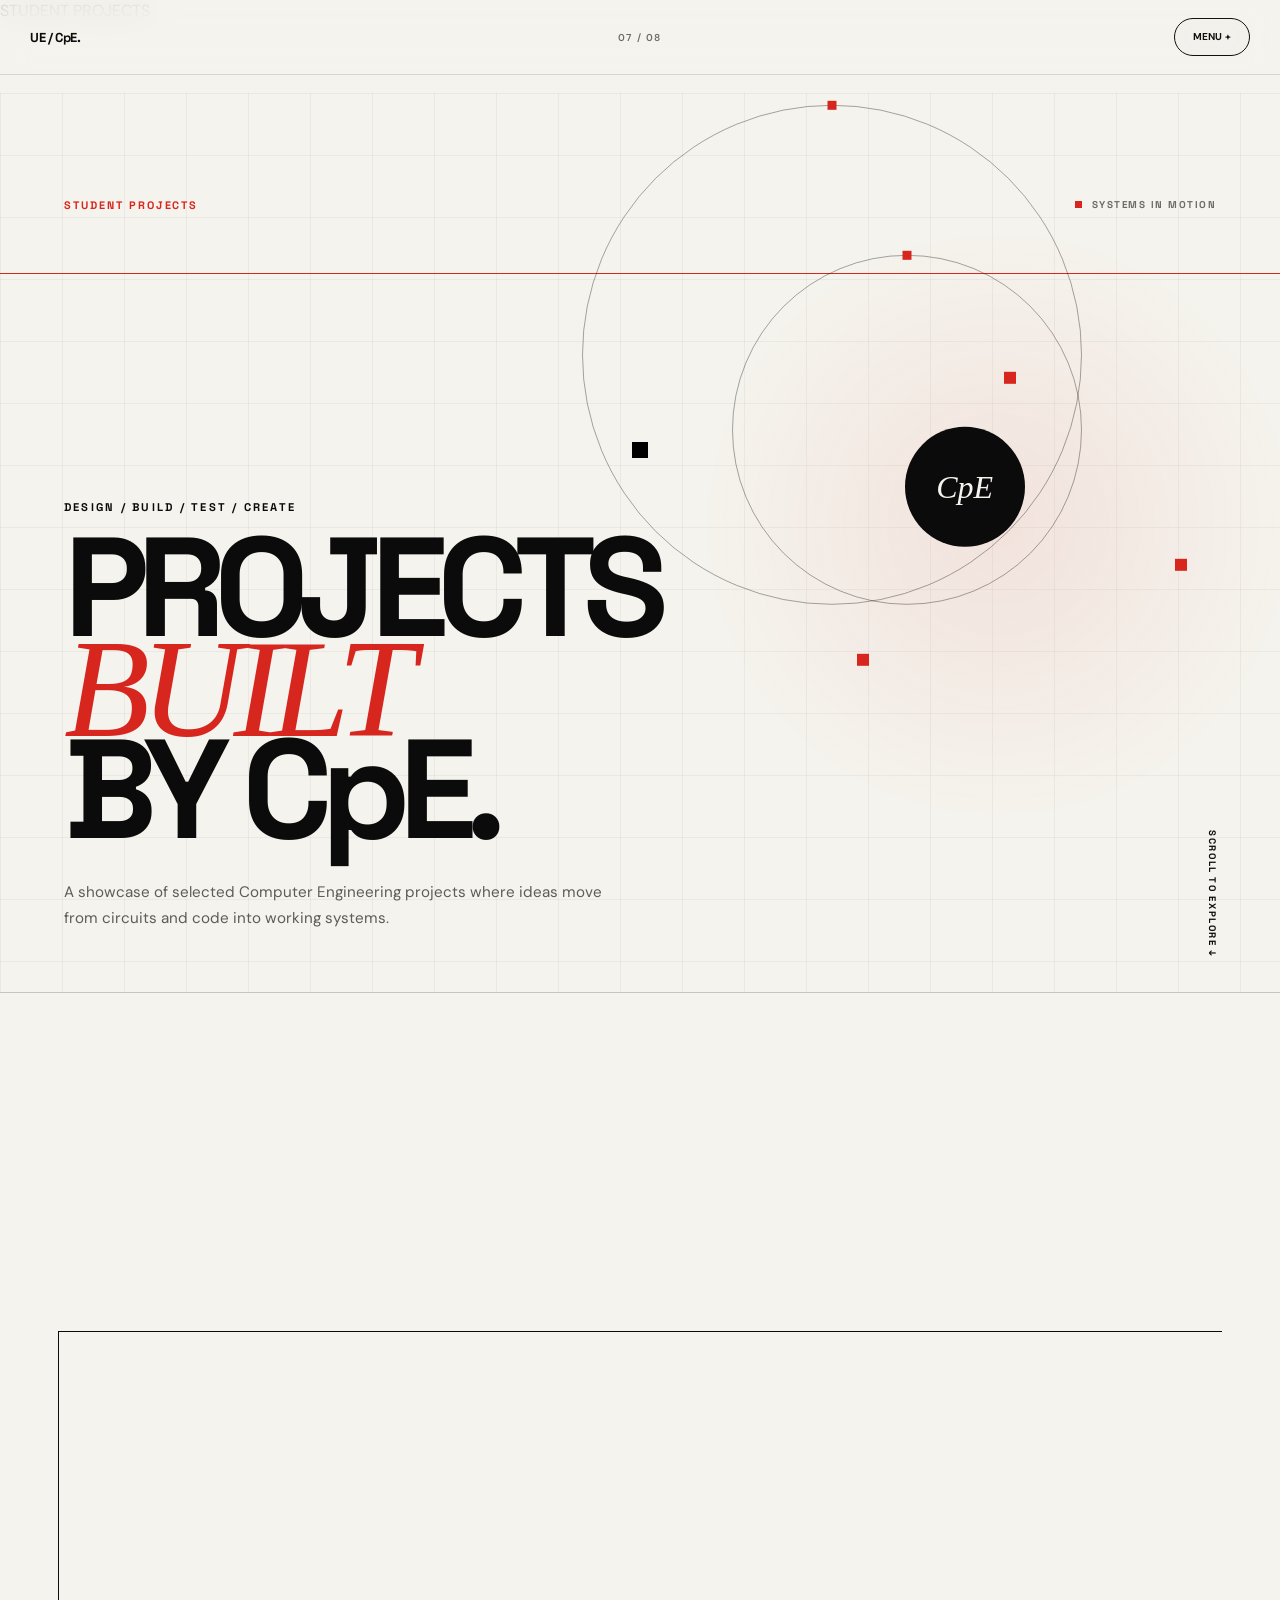
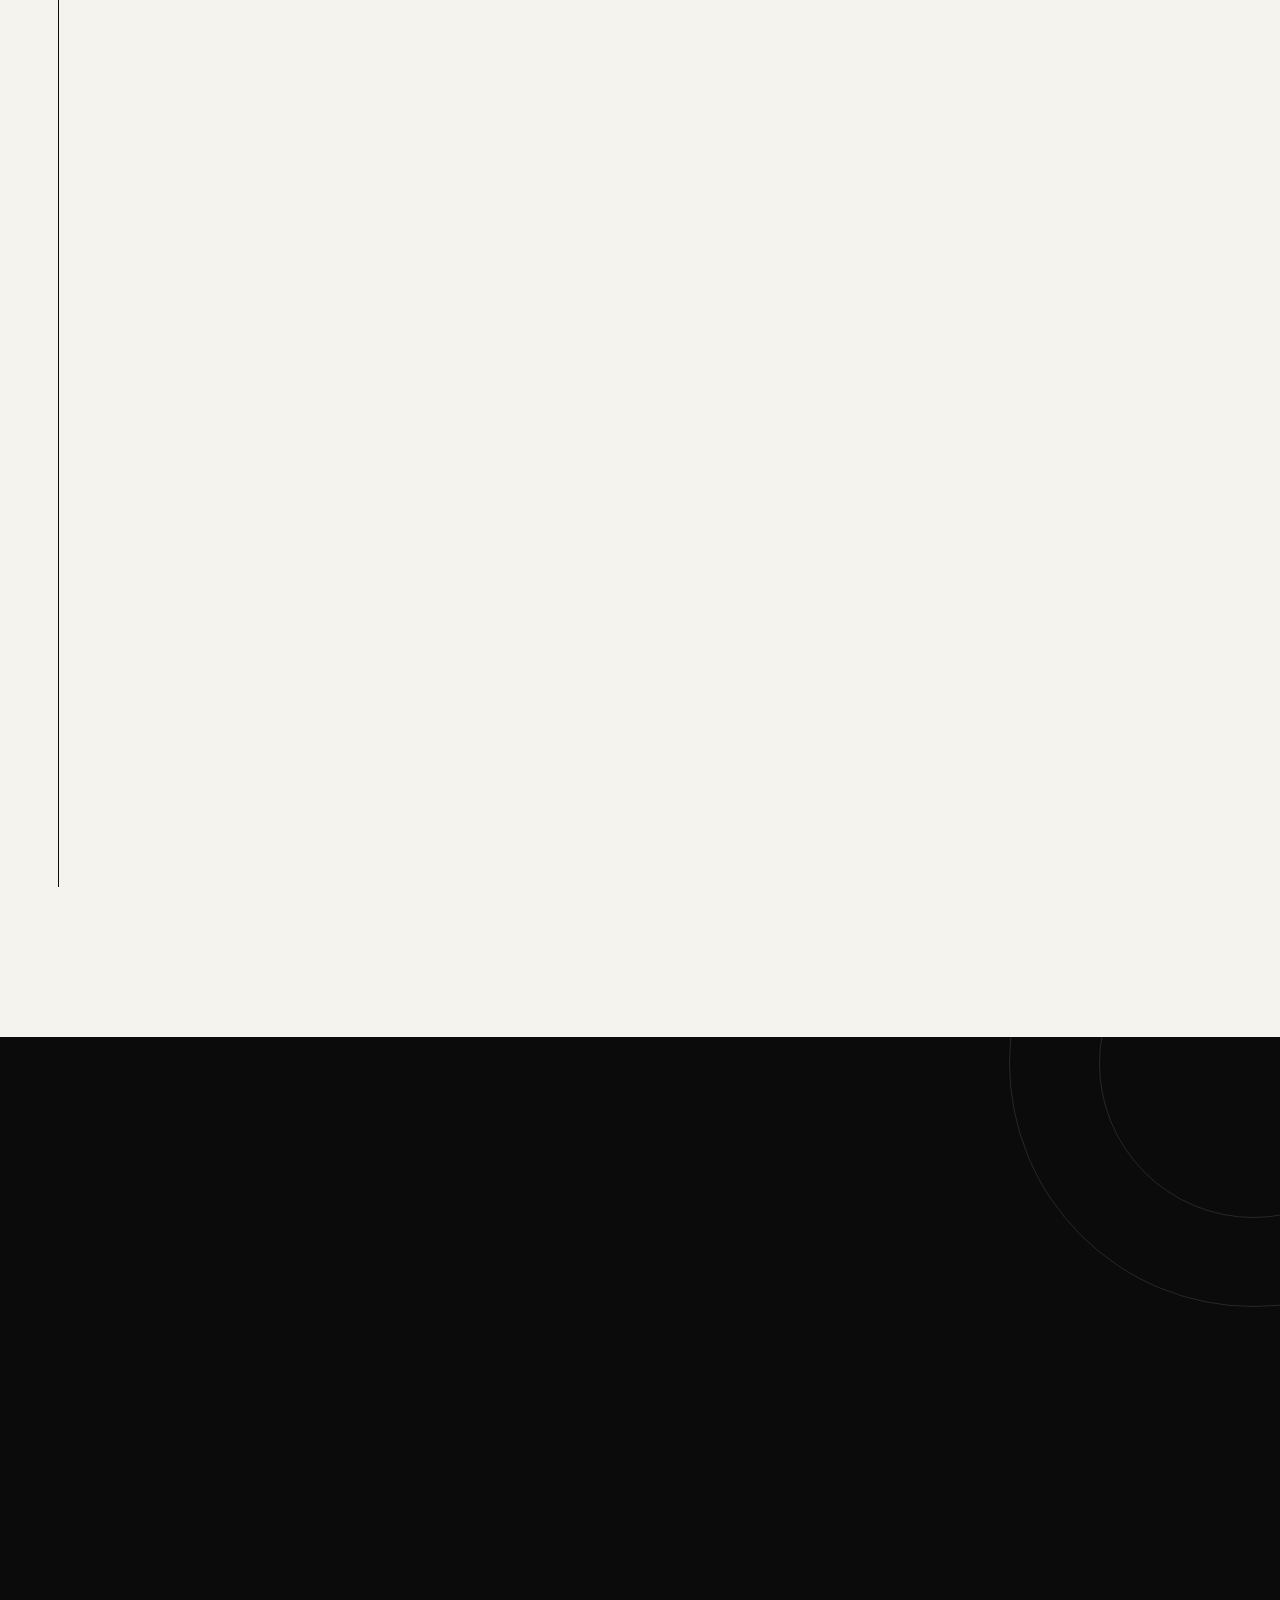
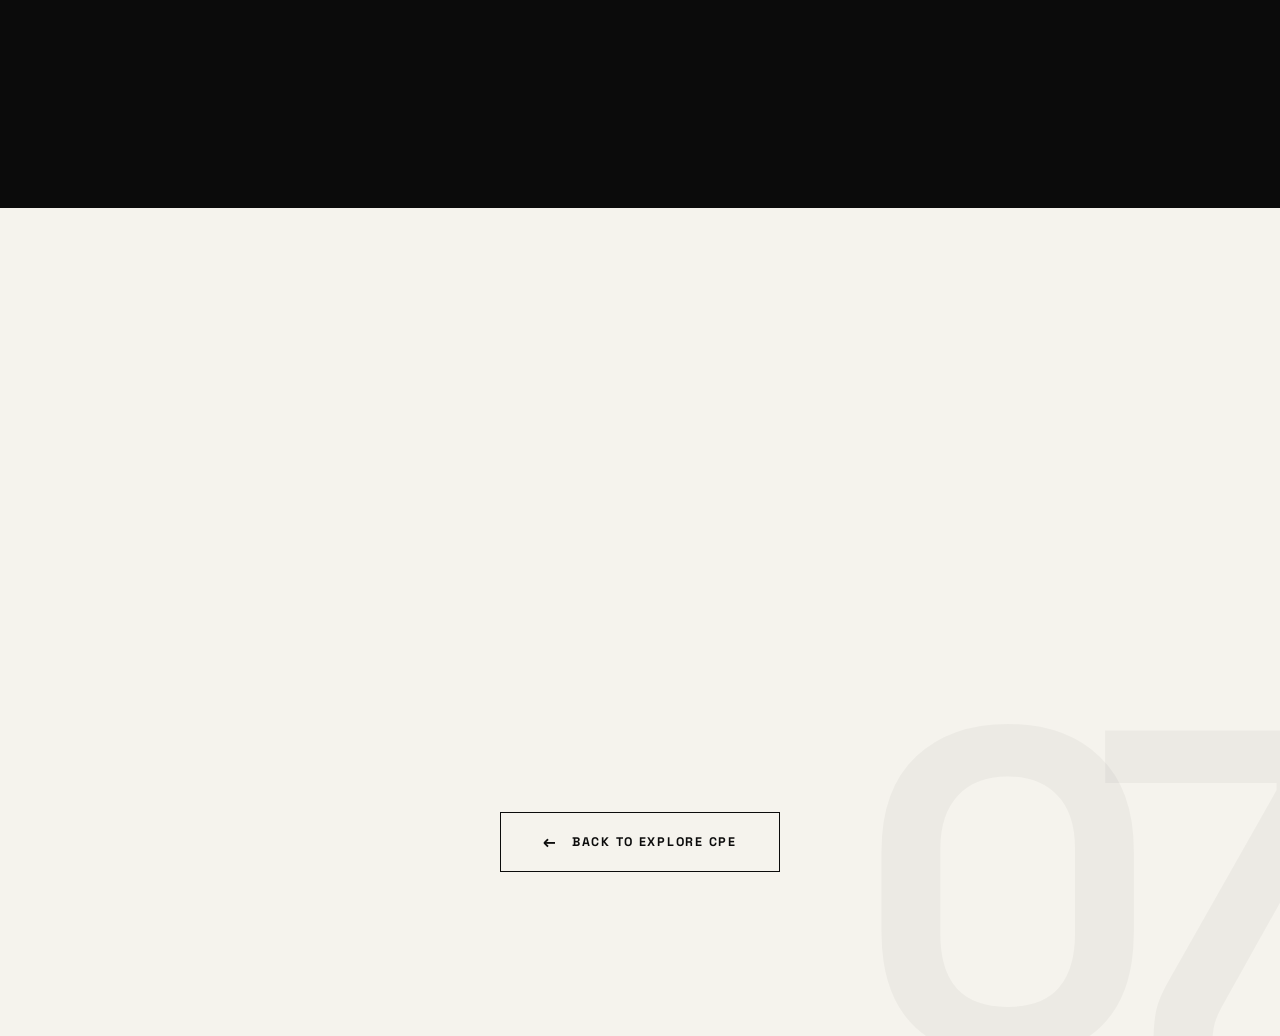
<file: projects.html>
<!doctype html>
<html lang="en">
  <head>
    <meta charset="UTF-8" />
    <meta name="viewport" content="width=device-width, initial-scale=1.0" />

    <title>Student Projects | UE CpE</title>

    <!-- GLOBAL WEBSITE CSS -->
    <link rel="stylesheet" href="style.css" />

    <!-- STUDENT PROJECTS CSS -->
    <link rel="stylesheet" href="style.css" />
  </head>

  <body class="projects-body">
    <!-- =====================================================
     EXPLORE CPE -> STUDENT PROJECTS TRANSITION
     Plays only when URL contains ?from=explore
===================================================== -->
    <div id="explore-projects-loader" aria-hidden="true">
      <div class="explore-projects-loader-title">STUDENT PROJECTS</div>
    </div>

    <!-- =====================================================
     HEADER
===================================================== -->

    <input type="checkbox" id="menu-toggle" />

    <header class="topbar">
      <a class="brand" href="index.html">UE / CpE.</a>

      <div class="page-no">07 / 08</div>

      <label class="menu-open-btn" for="menu-toggle"> MENU + </label>
    </header>

    <!-- =====================================================
     FULLSCREEN MENU
===================================================== -->

    <div class="fullscreen-menu cursor-dark-zone">
      <div class="menu-top">
        <div class="menu-label">NAVIGATION</div>

        <label class="menu-close-btn" for="menu-toggle"> CLOSE × </label>
      </div>

      <nav class="menu-nav">
        <a class="menu-item" href="about-cpe.html">
          <span class="menu-number">01</span>
          <span class="menu-name">About CpE</span>
        </a>

        <a class="menu-item" href="cpe-at-ue.html">
          <span class="menu-number">02</span>
          <span class="menu-name">CpE at UE</span>
        </a>

        <a class="menu-item" href="specialization.html">
          <span class="menu-number">03</span>
          <span class="menu-name">Specialization</span>
        </a>

        <a class="menu-item" href="careers.html">
          <span class="menu-number">04</span>
          <span class="menu-name">CpE Careers</span>
        </a>

        <a class="menu-item" href="faculty.html">
          <span class="menu-number">05</span>
          <span class="menu-name">Faculty</span>
        </a>

        <a class="menu-item" href="scpes.html">
          <span class="menu-number">06</span>
          <span class="menu-name">SCPES</span>
        </a>

        <a class="menu-item active" href="projects.html">
          <span class="menu-number">07</span>
          <span class="menu-name">Student Projects</span>
        </a>

        <a class="menu-item" href="events.html">
          <span class="menu-number">08</span>
          <span class="menu-name">Events & Activities</span>
        </a>
      </nav>
    </div>

    <!-- =====================================================
     STUDENT PROJECTS PAGE
===================================================== -->

    <main class="projects-page">
      <!-- =====================================================
     HERO
===================================================== -->

      <section class="projects-hero">
        <div class="projects-grid"></div>
        <div class="projects-scanline"></div>

        <div class="projects-hero-top">
          <span class="projects-kicker"> STUDENT PROJECTS </span>

          <span class="projects-status">
            <i></i>
            SYSTEMS IN MOTION
          </span>
        </div>

        <div class="projects-hero-copy">
          <p class="projects-overline">DESIGN / BUILD / TEST / CREATE</p>

          <h1>
            <span> PROJECTS </span>

            <span class="projects-serif"> BUILT </span>

            <span> BY CpE. </span>
          </h1>

          <p class="projects-intro">
            A showcase of selected Computer Engineering projects where ideas
            move from circuits and code into working systems.
          </p>
        </div>

        <!-- ORBIT DESIGN -->

        <div class="projects-hero-orbit">
          <span class="orbit-ring orbit-one"></span>

          <span class="orbit-ring orbit-two"></span>

          <span class="orbit-core"> CpE </span>

          <span class="orbit-node node-one"></span>

          <span class="orbit-node node-two"></span>

          <span class="orbit-node node-three"></span>
        </div>

        <div class="projects-scroll-note">SCROLL TO EXPLORE ↓</div>
      </section>

      <!-- =====================================================
     PROJECT INDEX
===================================================== -->

      <section class="projects-index">
        <div class="projects-section-head project-reveal">
          <div>
            <span class="projects-kicker"> PROJECT INDEX </span>

            <h2>
              WHAT WE
              <em>BUILD.</em>
            </h2>
          </div>

          <p>
            Student work can span hardware, software, intelligent systems,
            connected devices, robotics, design, and research.
          </p>
        </div>

        <!-- =================================================
         PROJECT CARDS
    ================================================= -->

        <div class="projects-category-grid">
          <!-- 01 EMBEDDED SYSTEMS -->

          <article
            class="project-category project-reveal"
            data-project="EMBEDDED"
          >
            <div
              class="project-card-bg"
              style="background-image: url(&quot;assets/embedded.jpg&quot;)"
              aria-hidden="true"
            ></div>

            <div class="project-category-top">
              <span>01</span>

              <span>HW / SW</span>
            </div>

            <div class="project-symbol">◇</div>

            <h3>
              EMBEDDED
              <br />
              SYSTEMS
            </h3>

            <p>
              Microcontrollers, sensors, actuators, and dedicated computing
              systems.
            </p>

            <div class="project-arrow">↗</div>
          </article>

          <!-- 02 IOT -->

          <article class="project-category project-reveal" data-project="IOT">
            <div
              class="project-card-bg"
              style="background-image: url(&quot;assets/iot.jpg&quot;)"
              aria-hidden="true"
            ></div>

            <div class="project-category-top">
              <span>02</span>

              <span>CONNECTED</span>
            </div>

            <div class="project-symbol">&lt;/&gt;</div>

            <h3>
              IoT
              <br />
              APPLICATIONS
            </h3>

            <p>
              Connected devices that collect, exchange, and respond to
              real-world data.
            </p>

            <div class="project-arrow">↗</div>
          </article>

          <!-- 03 ROBOTICS -->

          <article
            class="project-category project-reveal"
            data-project="ROBOTICS"
          >
            <div
              class="project-card-bg"
              style="background-image: url(&quot;assets/robotics.jpg&quot;)"
              aria-hidden="true"
            ></div>

            <div class="project-category-top">
              <span>03</span>

              <span>MOTION</span>
            </div>

            <div class="project-symbol">＋</div>

            <h3>ROBOTICS</h3>

            <p>
              Machines that combine sensing, control, movement, and programmed
              behavior.
            </p>

            <div class="project-arrow">↗</div>
          </article>

          <!-- 04 SOFTWARE SYSTEMS -->

          <article
            class="project-category project-reveal"
            data-project="SOFTWARE"
          >
            <div
              class="project-card-bg"
              style="background-image: url(&quot;assets/software.jpg&quot;)"
              aria-hidden="true"
            ></div>

            <div class="project-category-top">
              <span>04</span>

              <span>CODE</span>
            </div>

            <div class="project-symbol">{ }</div>

            <h3>
              SOFTWARE
              <br />
              SYSTEMS
            </h3>

            <p>
              Applications and programs designed to solve computing and
              engineering problems.
            </p>

            <div class="project-arrow">↗</div>
          </article>

          <!-- 05 MACHINE LEARNING -->

          <article
            class="project-category project-reveal"
            data-project="MACHINE LEARNING"
          >
            <div
              class="project-card-bg"
              style="
                background-image: url(&quot;assets/machine-learning.jpg&quot;);
              "
              aria-hidden="true"
            ></div>

            <div class="project-category-top">
              <span>05</span>

              <span>INTELLIGENCE</span>
            </div>

            <div class="project-symbol">×</div>

            <h3>
              MACHINE
              <br />
              LEARNING
            </h3>

            <p>
              Projects that explore data, intelligent models, prediction, and
              automation.
            </p>

            <div class="project-arrow">↗</div>
          </article>

          <!-- 06 DESIGN PROJECTS -->

          <article
            class="project-category project-reveal"
            data-project="DESIGN"
          >
            <div
              class="project-card-bg"
              style="background-image: url(&quot;assets/design.jpg&quot;)"
              aria-hidden="true"
            ></div>

            <div class="project-category-top">
              <span>06</span>

              <span>PROTOTYPE</span>
            </div>

            <div class="project-symbol">□</div>

            <h3>
              DESIGN
              <br />
              PROJECTS
            </h3>

            <p>
              Engineering concepts developed through planning, prototyping, and
              iteration.
            </p>

            <div class="project-arrow">↗</div>
          </article>

          <!-- 07 RESEARCH PROJECTS -->

          <article
            class="project-category project-category-wide project-reveal"
            data-project="RESEARCH"
          >
            <div
              class="project-card-bg"
              style="background-image: url(&quot;assets/research.jpg&quot;)"
              aria-hidden="true"
            ></div>

            <div class="project-category-top">
              <span>07</span>
            </div>

            <div class="project-symbol">⌁</div>

            <h3>
              RESEARCH
              <br />
              PROJECTS
            </h3>

            <p>
              Investigations that apply Computer Engineering methods to analyze,
              evaluate, and develop technology-based solutions.
            </p>

            <div class="project-arrow">↗</div>
          </article>
        </div>
      </section>

      <!-- =====================================================
     PROJECT DEVELOPMENT PROCESS
===================================================== -->

      <section class="projects-process cursor-dark-zone">
        <div class="projects-process-copy project-reveal">
          <span class="projects-kicker"> FROM IDEA TO SYSTEM </span>

          <h2>
            BUILDING IS
            <br />

            <em> A PROCESS. </em>
          </h2>
        </div>

        <div class="projects-process-track">
          <!-- STEP 01 -->

          <div class="process-step project-reveal">
            <span> 01 </span>

            <strong> IDEA </strong>

            <p>Identify a problem or opportunity.</p>
          </div>

          <div class="process-line"></div>

          <!-- STEP 02 -->

          <div class="process-step project-reveal">
            <span> 02 </span>

            <strong> DESIGN </strong>

            <p>Plan the hardware, software, and system.</p>
          </div>

          <div class="process-line"></div>

          <!-- STEP 03 -->

          <div class="process-step project-reveal">
            <span> 03 </span>

            <strong> BUILD </strong>

            <p>Develop and integrate the components.</p>
          </div>

          <div class="process-line"></div>

          <!-- STEP 04 -->

          <div class="process-step project-reveal">
            <span> 04 </span>

            <strong> TEST </strong>

            <p>Evaluate, debug, and improve performance.</p>
          </div>

          <div class="process-line"></div>

          <!-- STEP 05 -->

          <div class="process-step project-reveal">
            <span> 05 </span>

            <strong> CREATE </strong>

            <p>Turn the concept into a working solution.</p>
          </div>
        </div>
      </section>

      <!-- =====================================================
     FINAL SECTION
===================================================== -->

      <section class="projects-final">
        <span class="projects-kicker project-reveal">
          COMPUTER ENGINEERING / UE
        </span>

        <h2 class="project-reveal">
          IDEAS BECOME
          <br />

          <em> WORKING SYSTEMS. </em>
        </h2>

        <p class="project-reveal">
          Student projects are where computing, electronics, systems thinking,
          and creativity meet.
        </p>

        <a class="projects-back project-reveal" href="index.html#featured">
          <span>←</span>

          BACK TO EXPLORE CPE
        </a>
      </section>
    </main>

    <!-- =====================================================
     JAVASCRIPT
===================================================== -->

    <!-- GLOBAL WEBSITE JAVASCRIPT -->
    <script src="script.js"></script>

    <!-- STUDENT PROJECTS JAVASCRIPT -->
    <script src="script.js"></script>
  </body>
</html>
</file>
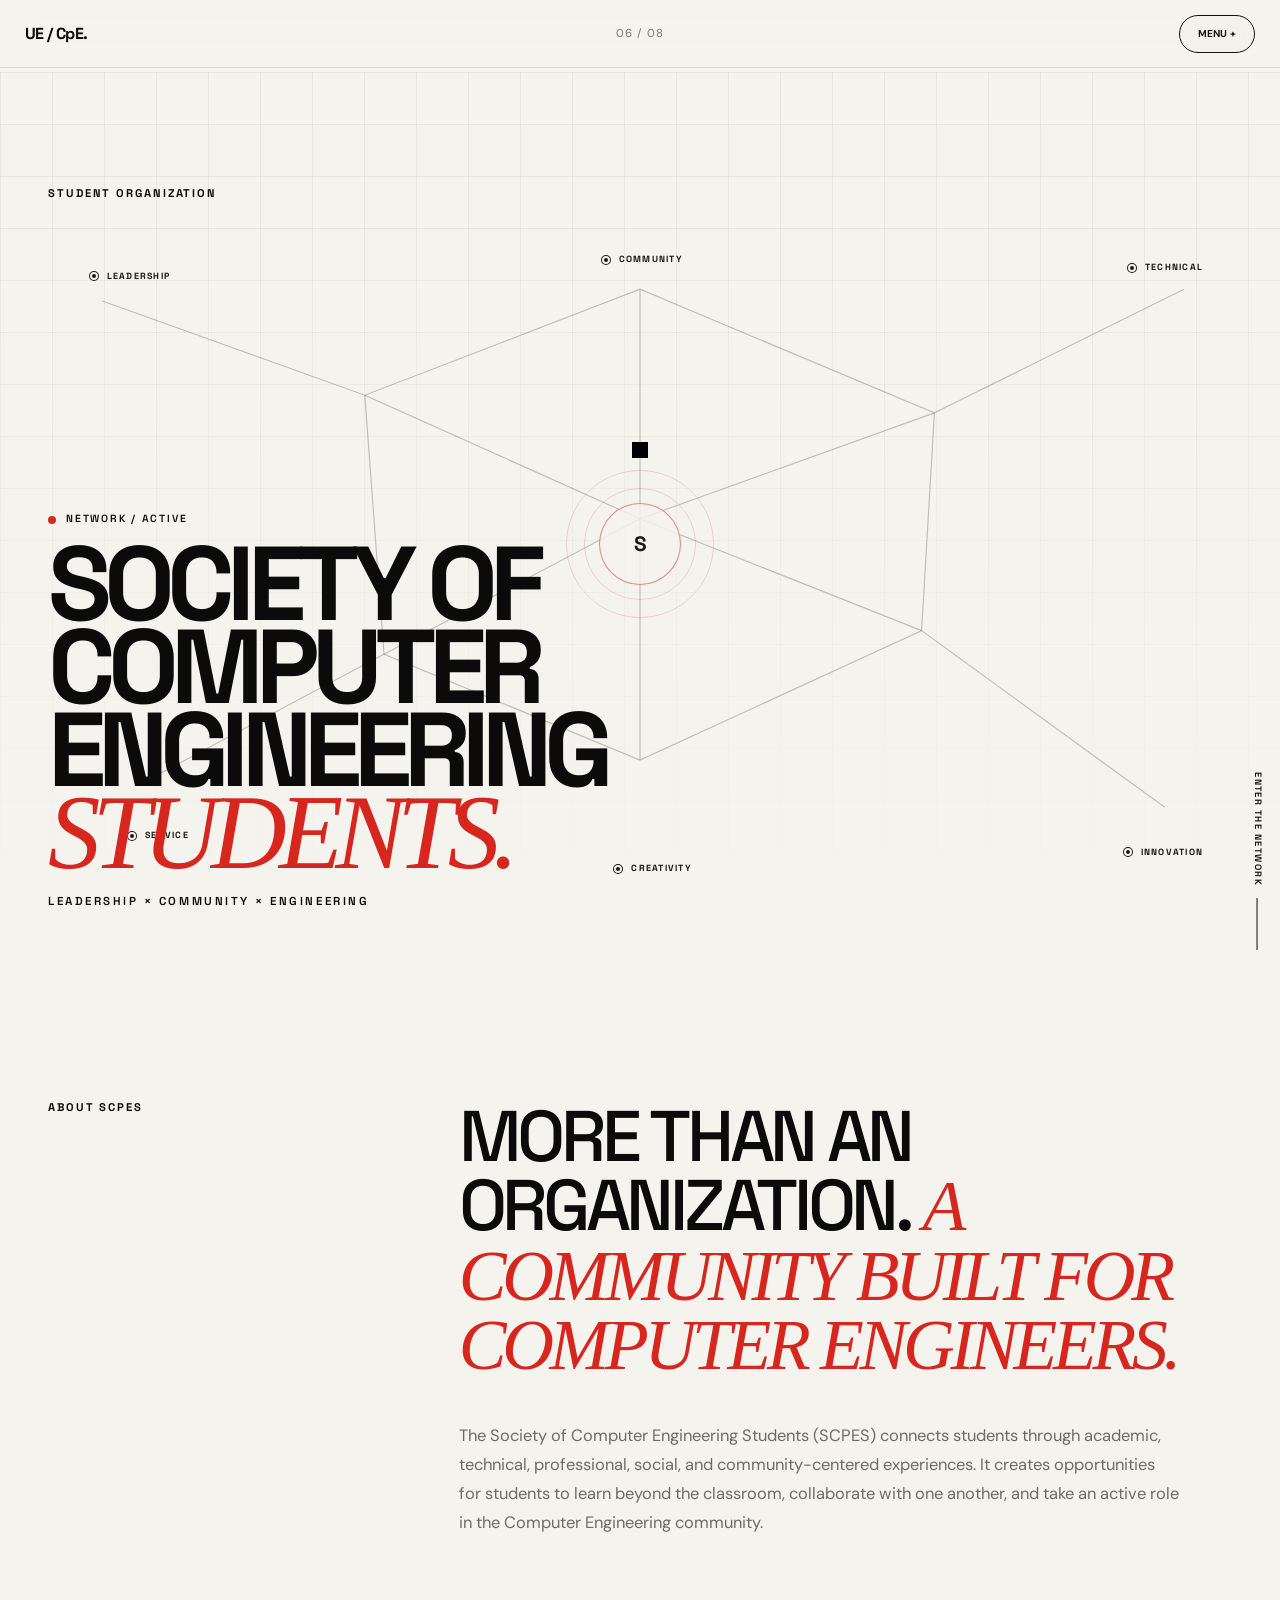
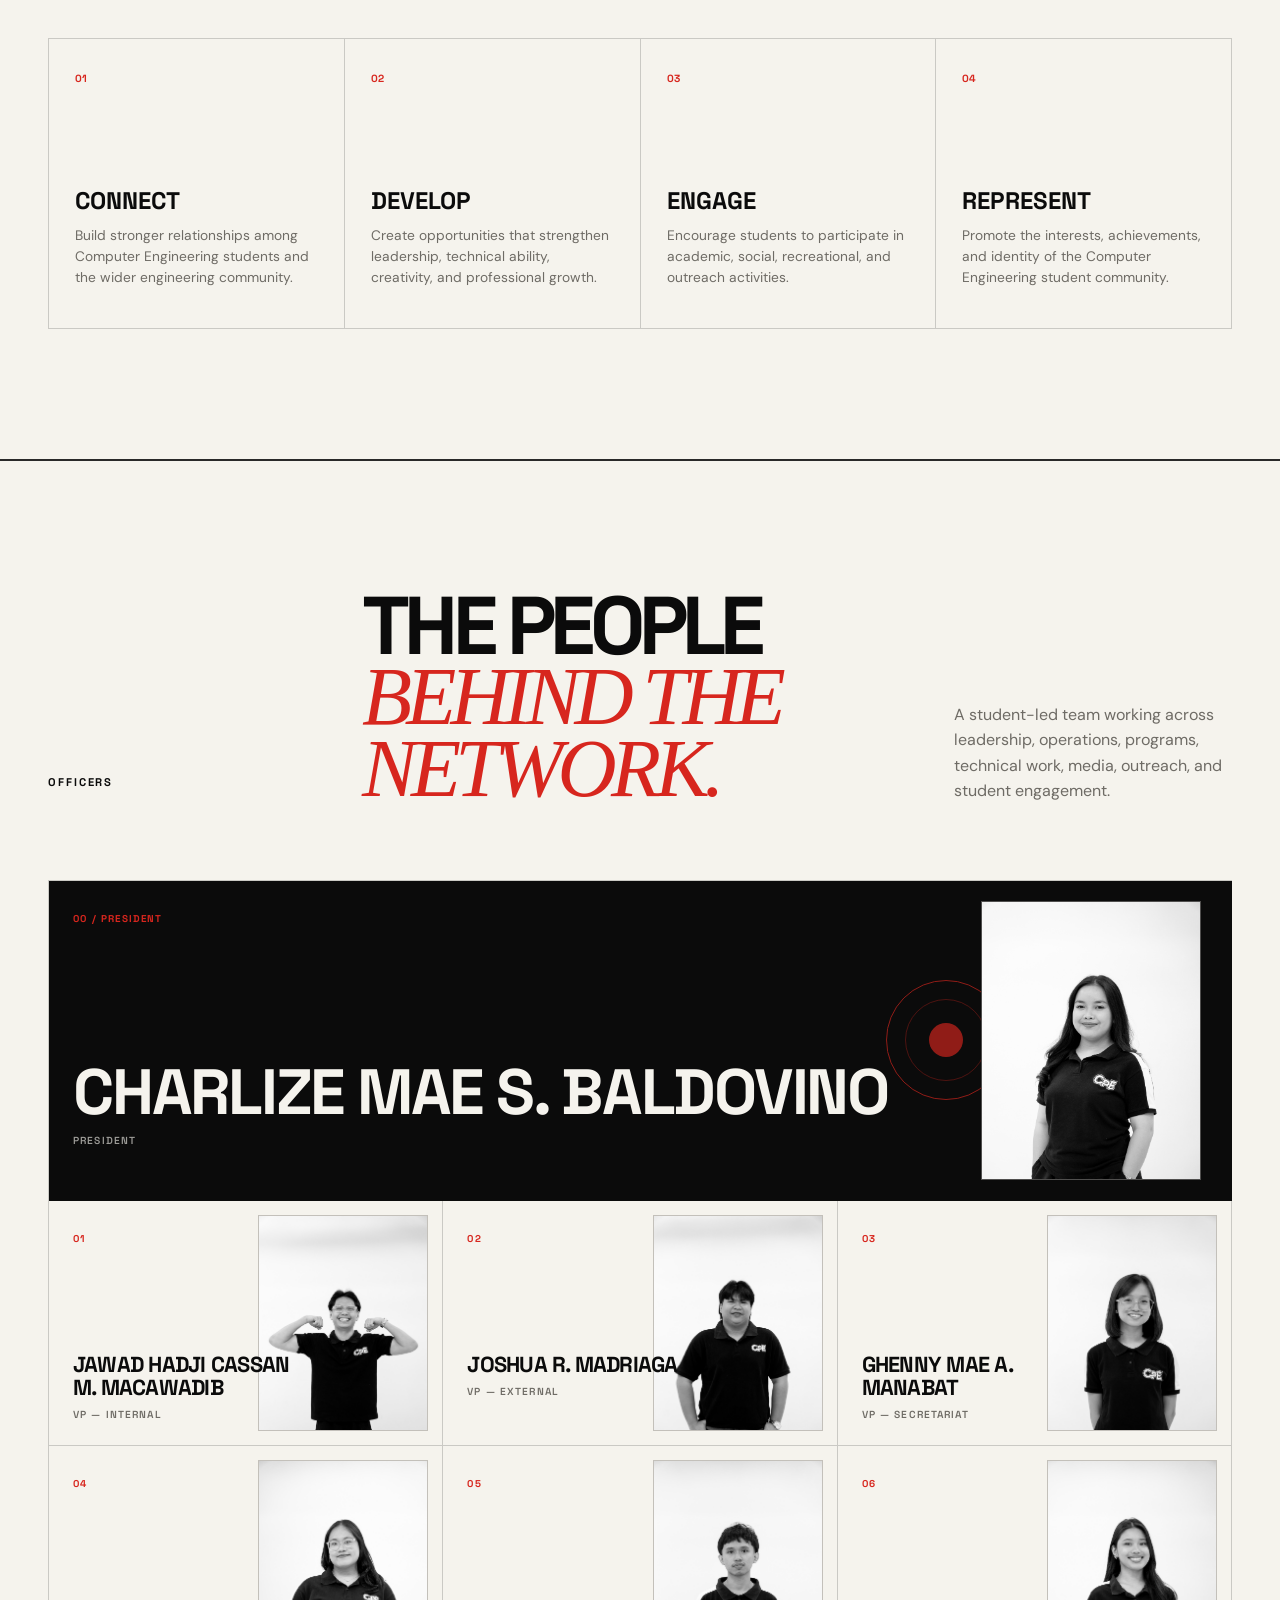
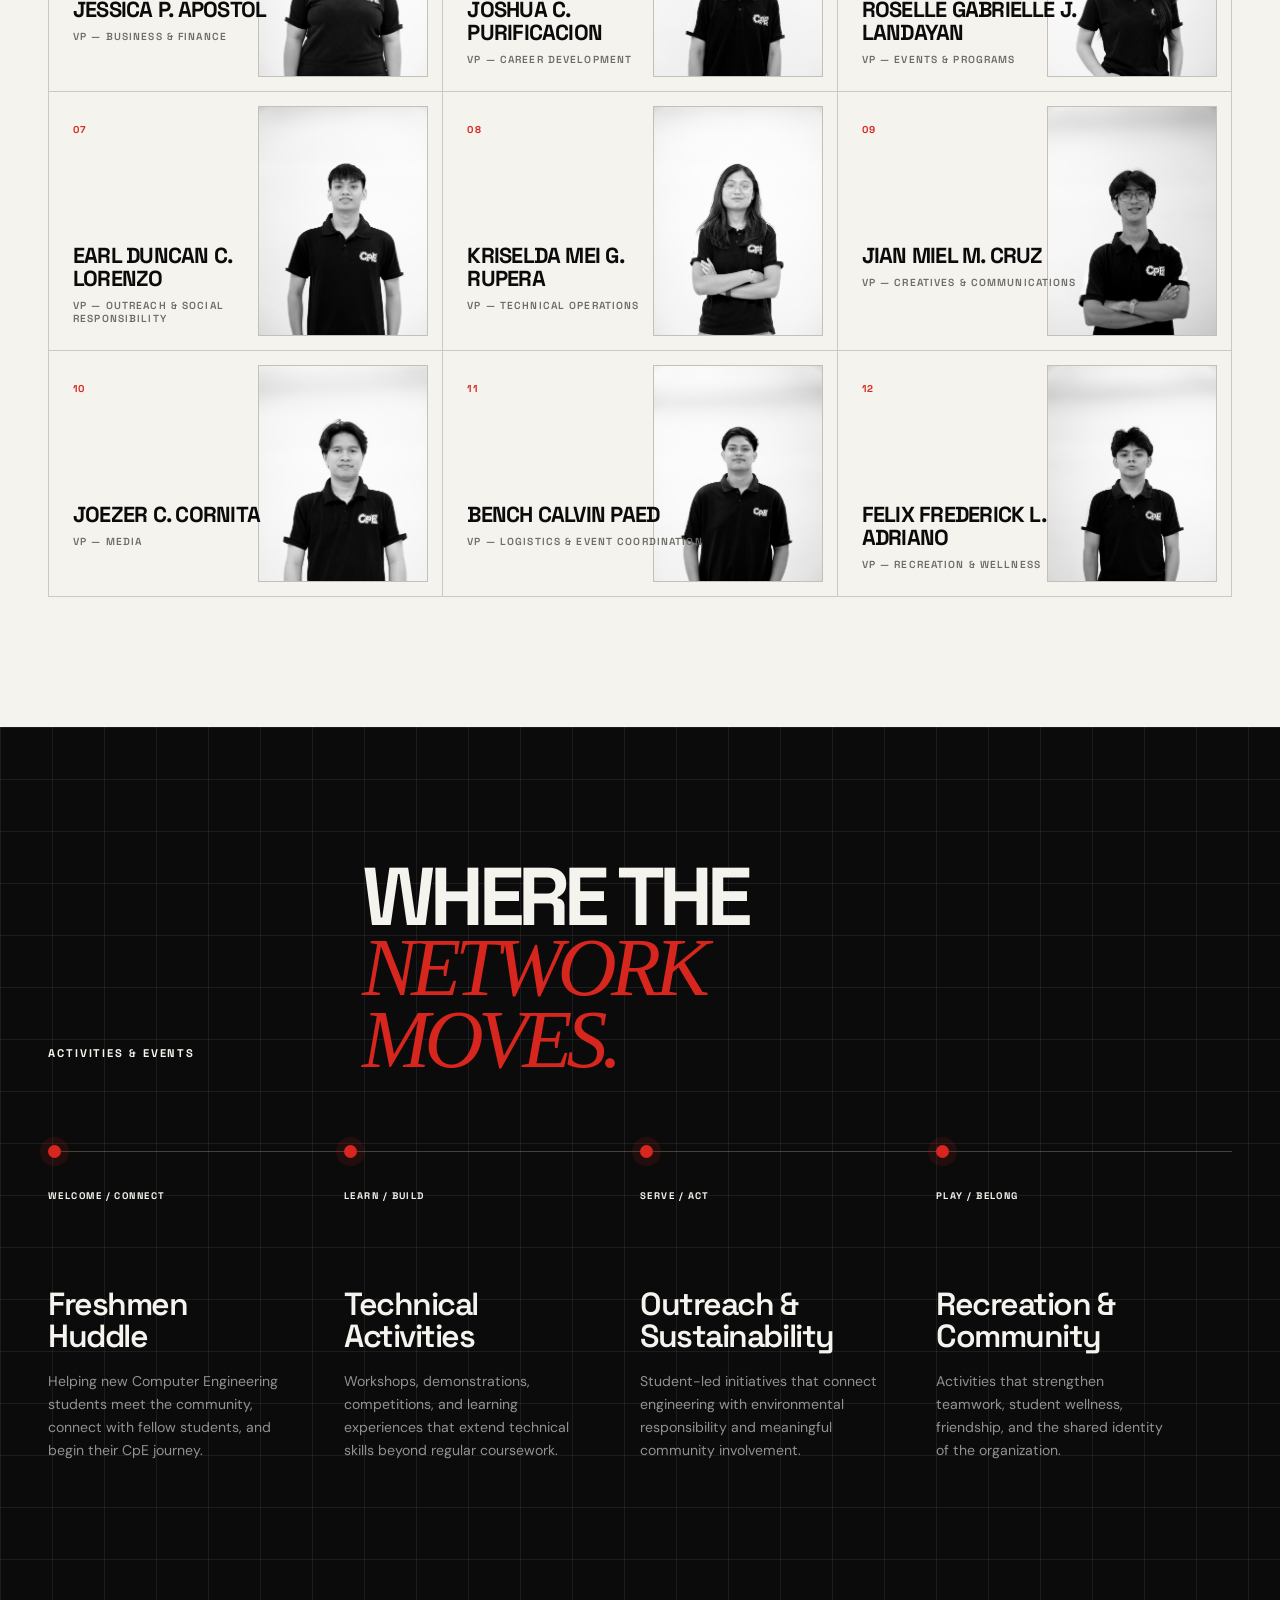
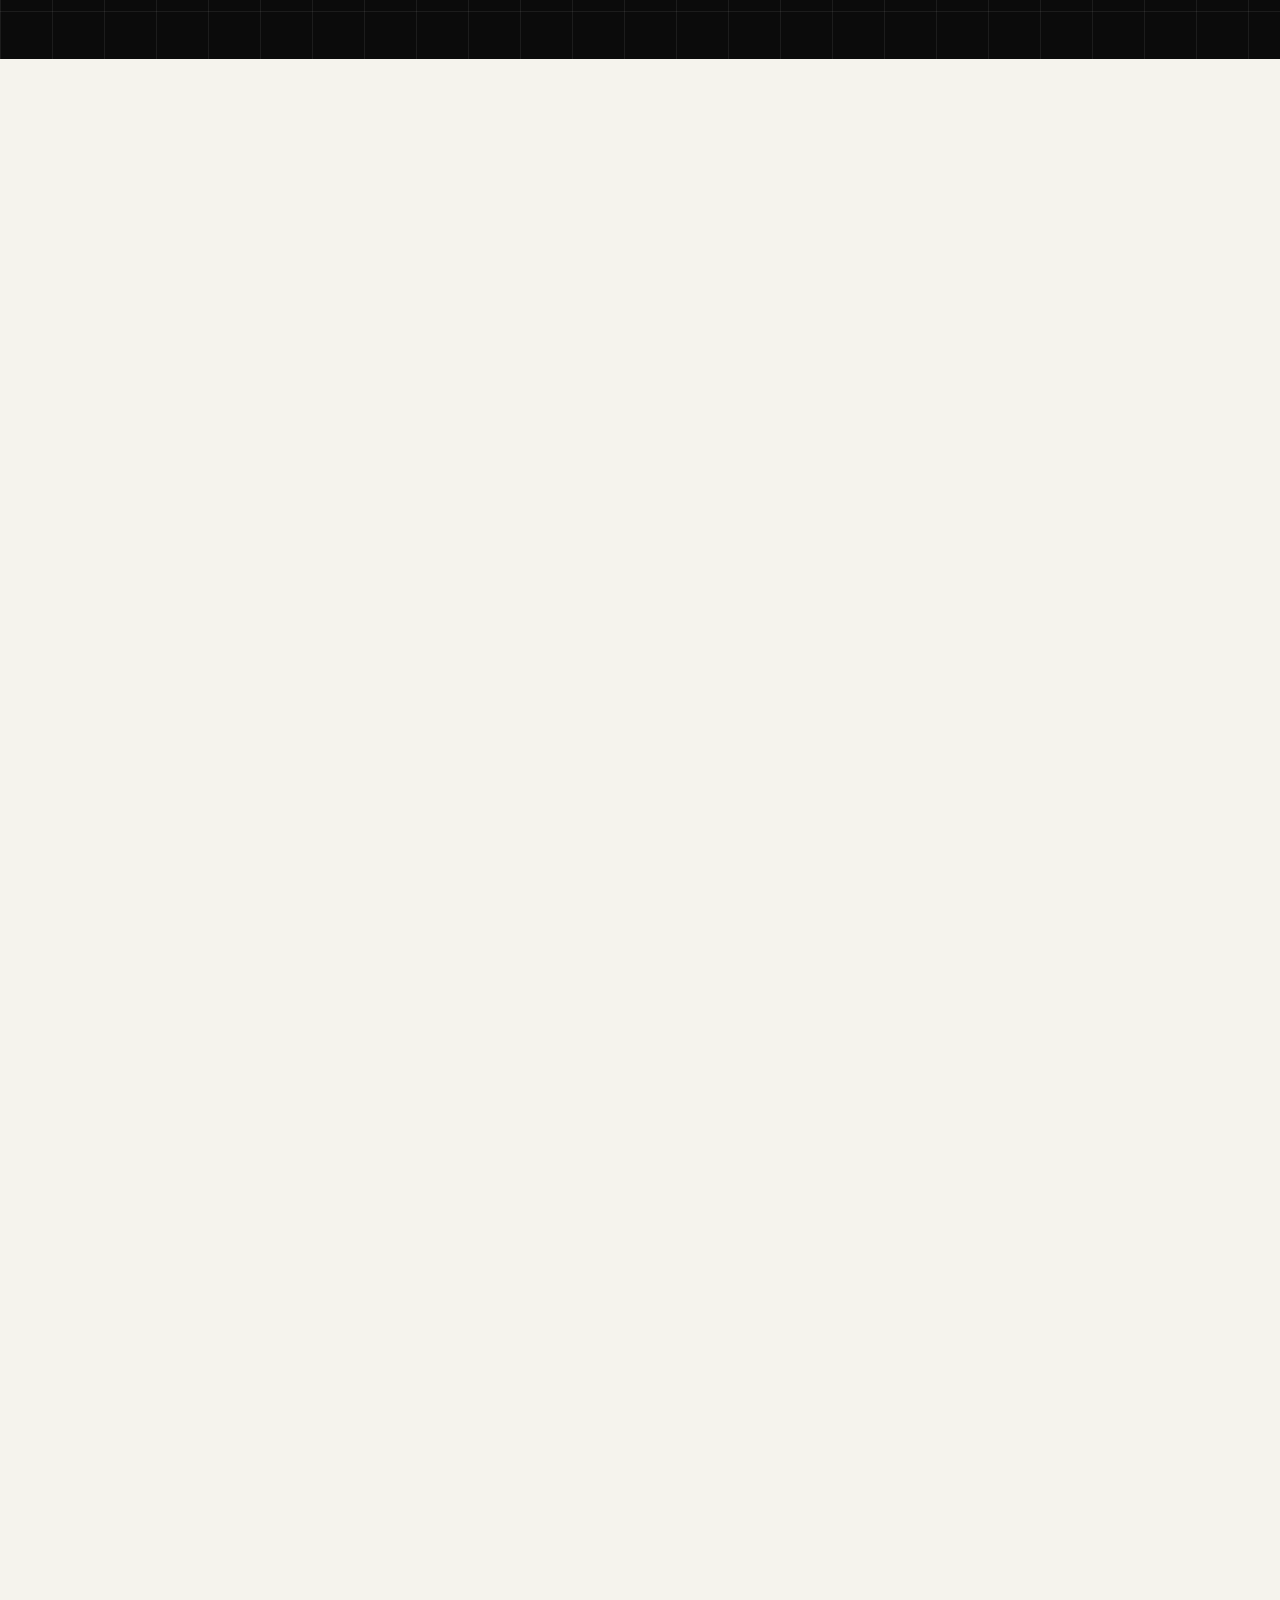
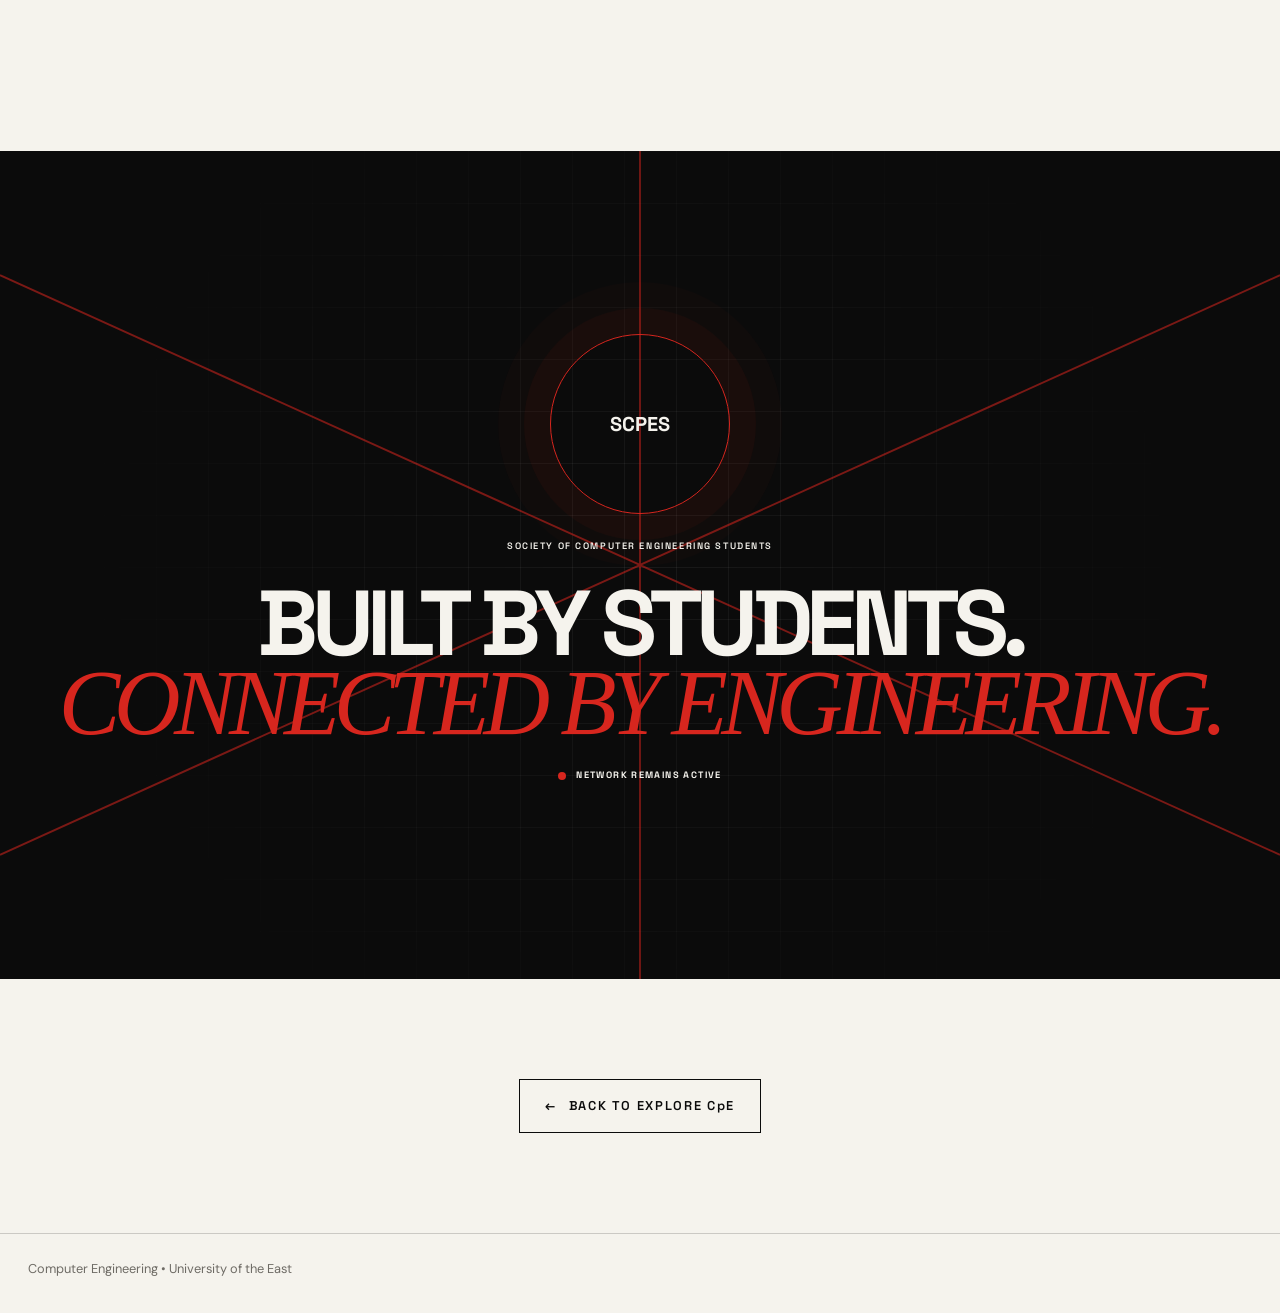
<file: scpes.html>
<!DOCTYPE html>
<html lang="en">
<head>
  <meta charset="UTF-8">
  <meta name="viewport" content="width=device-width, initial-scale=1.0">
  <title>SCPES — UE CpE</title>
  <link href="https://cdn.jsdelivr.net/npm/bootstrap@5.3.8/dist/css/bootstrap.min.css" rel="stylesheet">
  <link rel="stylesheet" href="style.css">
  <script>
    if (new URLSearchParams(window.location.search).get("from") === "explore") {
      document.documentElement.classList.add("scpes-from-explore");
    }
  </script>
</head>
<body class="scpes-body">
  <div id="scpes-explore-loader" class="scpes-explore-loader" aria-hidden="true">
    <div class="scpes-explore-loader-text">SCPES</div>
  </div>
  <input type="checkbox" id="menu-toggle" class="menu-toggle">

  <header class="topbar">
    <a class="brand scramble-hover" href="index.html">UE / CpE.</a>
    <div class="page-no">06 / 08</div>
    <label class="menu-open-btn" for="menu-toggle">MENU +</label>
  </header>

  <div class="fullscreen-menu" aria-label="Main navigation">
    <div class="fullscreen-menu-top">
      <a class="fullscreen-menu-brand" href="index.html">UE / CpE.</a>
      <label class="menu-close-btn" for="menu-toggle">Close ×</label>
    </div>
    <nav class="fullscreen-menu-nav">
      <a class="fullscreen-menu-link" href="about-cpe.html"><span class="menu-link-title">About CpE</span><span class="menu-link-number">01</span></a>
      <a class="fullscreen-menu-link" href="cpe-at-ue.html"><span class="menu-link-title">CpE at UE</span><span class="menu-link-number">02</span></a>
      <a class="fullscreen-menu-link" href="specialization.html"><span class="menu-link-title">Specialization</span><span class="menu-link-number">03</span></a>
      <a class="fullscreen-menu-link" href="careers.html"><span class="menu-link-title">CpE Careers</span><span class="menu-link-number">04</span></a>
      <a class="fullscreen-menu-link" href="faculty.html"><span class="menu-link-title">Faculty</span><span class="menu-link-number">05</span></a>
      <a class="fullscreen-menu-link" href="scpes.html"><span class="menu-link-title">SCPES</span><span class="menu-link-number">06</span></a>
      <a class="fullscreen-menu-link" href="projects.html"><span class="menu-link-title">Student Projects</span><span class="menu-link-number">07</span></a>
      <a class="fullscreen-menu-link" href="events.html"><span class="menu-link-title">Events & Activities</span><span class="menu-link-number">08</span></a>
    </nav>
  </div>

  <main class="scpes-main">
    <section class="scpes-hero">
      <div class="scpes-grid-bg"></div>
      <div class="scpes-network" aria-hidden="true">
        <svg class="scpes-network-lines" viewBox="0 0 1000 700" preserveAspectRatio="none">
          <path d="M80 130 L285 210 L500 120 L730 225 L925 120"/>
          <path d="M110 540 L300 430 L500 520 L720 410 L910 560"/>
          <path d="M285 210 L300 430 M500 120 L500 520 M730 225 L720 410"/>
          <path d="M300 430 L500 315 L730 225 M285 210 L500 315 L720 410"/>
        </svg>
        <span class="scpes-node node-1"><i></i>LEADERSHIP</span>
        <span class="scpes-node node-2"><i></i>COMMUNITY</span>
        <span class="scpes-node node-3"><i></i>TECHNICAL</span>
        <span class="scpes-node node-4"><i></i>SERVICE</span>
        <span class="scpes-node node-5"><i></i>CREATIVITY</span>
        <span class="scpes-node node-6"><i></i>INNOVATION</span>
        <span class="scpes-core" aria-hidden="true"><b>S</b></span>
      </div>

      <div class="container-fluid px-4 px-md-5 scpes-hero-content">
        <p class="scpes-kicker"> STUDENT ORGANIZATION</p>
        <div class="scpes-hero-copy">
          <p class="scpes-system-status"><span></span> NETWORK / ACTIVE</p>
          <h1 class="scpes-hero-title">
            <span>SOCIETY OF</span>
            <span>COMPUTER ENGINEERING</span>
            <span class="scpes-title-accent">STUDENTS.</span>
          </h1>
          <p class="scpes-hero-sub">LEADERSHIP × COMMUNITY × ENGINEERING</p>
        </div>
      </div>
      <div class="scpes-scroll-hint"><span>ENTER THE NETWORK</span><i></i></div>
    </section>

    <section class="scpes-about scpes-reveal-section">
      <div class="container-fluid px-4 px-md-5">
        <div class="row g-5 align-items-start">
          <div class="col-lg-3"><p class="scpes-label">ABOUT SCPES</p></div>
          <div class="col-lg-8 offset-lg-1">
            <h2 class="scpes-statement">MORE THAN AN ORGANIZATION. <em>A COMMUNITY BUILT FOR COMPUTER ENGINEERS.</em></h2>
            <p class="scpes-description">The Society of Computer Engineering Students (SCPES) connects students through academic, technical, professional, social, and community-centered experiences. It creates opportunities for students to learn beyond the classroom, collaborate with one another, and take an active role in the Computer Engineering community.</p>
          </div>
        </div>

        <div class="scpes-objectives-grid">
          <article class="scpes-objective"><span>01</span><h3>CONNECT</h3><p>Build stronger relationships among Computer Engineering students and the wider engineering community.</p></article>
          <article class="scpes-objective"><span>02</span><h3>DEVELOP</h3><p>Create opportunities that strengthen leadership, technical ability, creativity, and professional growth.</p></article>
          <article class="scpes-objective"><span>03</span><h3>ENGAGE</h3><p>Encourage students to participate in academic, social, recreational, and outreach activities.</p></article>
          <article class="scpes-objective"><span>04</span><h3>REPRESENT</h3><p>Promote the interests, achievements, and identity of the Computer Engineering student community.</p></article>
        </div>
      </div>
    </section>

    <section class="scpes-pulse cursor-dark-zone" aria-label="SCPES values">
   
    </section>

    <section class="scpes-officers scpes-reveal-section">
      <div class="container-fluid px-4 px-md-5">
        <div class="scpes-section-head">
          <p class="scpes-label">OFFICERS</p>
          <h2>THE PEOPLE<br><span>BEHIND THE NETWORK.</span></h2>
          <p>A student-led team working across leadership, operations, programs, technical work, media, outreach, and student engagement.</p>
        </div>

        <div class="scpes-officer-grid">
          <article class="scpes-officer scpes-president"><span class="scpes-officer-no">00 / PRESIDENT</span><div class="scpes-officer-photo"><span>PHOTO</span><img src="assets/president.jpg" alt="" loading="lazy"></div><h3>CHARLIZE MAE S. BALDOVINO</h3><p>PRESIDENT</p><i></i></article>
          <article class="scpes-officer"><span>01</span><div class="scpes-officer-photo"><span>PHOTO</span><img src="assets/jawad.jpg" alt="" loading="lazy"></div><h3>JAWAD HADJI CASSAN M. MACAWADIB</h3><p>VP — INTERNAL</p></article>
          <article class="scpes-officer"><span>02</span><div class="scpes-officer-photo"><span>PHOTO</span><img src="assets/joshua-madriaga.jpg" alt="" loading="lazy"></div><h3>JOSHUA R. MADRIAGA</h3><p>VP — EXTERNAL</p></article>
          <article class="scpes-officer"><span>03</span><div class="scpes-officer-photo"><span>PHOTO</span><img src="assets/ghenny.jpg" alt="" loading="lazy"></div><h3>GHENNY MAE A. MANABAT</h3><p>VP — SECRETARIAT</p></article>
          <article class="scpes-officer"><span>04</span><div class="scpes-officer-photo"><span>PHOTO</span><img src="assets/jessica.jpg" alt="" loading="lazy"></div><h3>JESSICA P. APOSTOL</h3><p>VP — BUSINESS & FINANCE</p></article>
          <article class="scpes-officer"><span>05</span><div class="scpes-officer-photo"><span>PHOTO</span><img src="assets/joshua-purificacion.jpg" alt="" loading="lazy"></div><h3>JOSHUA C. PURIFICACION</h3><p>VP — CAREER DEVELOPMENT</p></article>
          <article class="scpes-officer"><span>06</span><div class="scpes-officer-photo"><span>PHOTO</span><img src="assets/roselle.jpg" alt="" loading="lazy"></div><h3>ROSELLE GABRIELLE J. LANDAYAN</h3><p>VP — EVENTS & PROGRAMS</p></article>
          <article class="scpes-officer"><span>07</span><div class="scpes-officer-photo"><span>PHOTO</span><img src="assets/earl.jpg" alt="" loading="lazy"></div><h3>EARL DUNCAN C. LORENZO</h3><p>VP — OUTREACH & SOCIAL RESPONSIBILITY</p></article>
          <article class="scpes-officer"><span>08</span><div class="scpes-officer-photo"><span>PHOTO</span><img src="assets/kriselda.jpg" alt="" loading="lazy"></div><h3>KRISELDA MEI G. RUPERA</h3><p>VP — TECHNICAL OPERATIONS</p></article>
          <article class="scpes-officer"><span>09</span><div class="scpes-officer-photo"><span>PHOTO</span><img src="assets/jian.jpg" alt="" loading="lazy"></div><h3>JIAN MIEL M. CRUZ</h3><p>VP — CREATIVES & COMMUNICATIONS</p></article>
          <article class="scpes-officer"><span>10</span><div class="scpes-officer-photo"><span>PHOTO</span><img src="assets/joezer.jpg" alt="" loading="lazy"></div><h3>JOEZER C. CORNITA</h3><p>VP — MEDIA</p></article>
          <article class="scpes-officer"><span>11</span><div class="scpes-officer-photo"><span>PHOTO</span><img src="assets/bench.jpg" alt="" loading="lazy"></div><h3>BENCH CALVIN PAED</h3><p>VP — LOGISTICS & EVENT COORDINATION</p></article>
          <article class="scpes-officer"><span>12</span><div class="scpes-officer-photo"><span>PHOTO</span><img src="assets/felix.jpg" alt="" loading="lazy"></div><h3>FELIX FREDERICK L. ADRIANO</h3><p>VP — RECREATION & WELLNESS</p></article>
        </div>
      </div>
    </section>

    <section class="scpes-activity-zone cursor-dark-zone">
      <div class="scpes-activity-grid"></div>
      <div class="container-fluid px-4 px-md-5">
        <div class="scpes-section-head scpes-section-head-dark">
          <p class="scpes-label"> ACTIVITIES & EVENTS</p>
          <h2>WHERE THE<br><span>NETWORK MOVES.</span></h2>
        </div>
        <div class="scpes-timeline">
          <article class="scpes-event"><span class="event-dot"></span><p class="event-code">WELCOME / CONNECT</p><h3>Freshmen Huddle</h3><p>Helping new Computer Engineering students meet the community, connect with fellow students, and begin their CpE journey.</p></article>
          <article class="scpes-event"><span class="event-dot"></span><p class="event-code">LEARN / BUILD</p><h3>Technical Activities</h3><p>Workshops, demonstrations, competitions, and learning experiences that extend technical skills beyond regular coursework.</p></article>
          <article class="scpes-event"><span class="event-dot"></span><p class="event-code">SERVE / ACT</p><h3>Outreach & Sustainability</h3><p>Student-led initiatives that connect engineering with environmental responsibility and meaningful community involvement.</p></article>
          <article class="scpes-event"><span class="event-dot"></span><p class="event-code">PLAY / BELONG</p><h3>Recreation & Community</h3><p>Activities that strengthen teamwork, student wellness, friendship, and the shared identity of the organization.</p></article>
        </div>
      </div>
    </section>

    <section class="scpes-involvement scpes-reveal-section">
      <div class="container-fluid px-4 px-md-5">
        <p class="scpes-label">STUDENT INVOLVEMENT</p>
        <div class="row align-items-center g-5">
          <div class="col-lg-6">
            <h2 class="scpes-involve-title">YOU DON'T JUST<br>JOIN SCPES.<br><em>YOU BECOME A NODE.</em></h2>
          </div>
          <div class="col-lg-6">
            <div class="scpes-involve-map">
              <div class="involve-core">YOU</div>
              <span style="--x:12%;--y:14%">EVENTS</span><span style="--x:73%;--y:12%">TECH</span><span style="--x:78%;--y:70%">OUTREACH</span><span style="--x:8%;--y:72%">CREATIVES</span><span style="--x:43%;--y:84%">WELLNESS</span>
              <svg viewBox="0 0 500 360" preserveAspectRatio="none"><path d="M250 180 L70 65 M250 180 L405 60 M250 180 L420 270 M250 180 L60 270 M250 180 L250 315"/></svg>
            </div>
          </div>
        </div>
      </div>
    </section>

    <section class="scpes-projects scpes-reveal-section">
      <div class="container-fluid px-4 px-md-5">
        <div class="scpes-section-head">
          <p class="scpes-label"> PROJECTS & ACCOMPLISHMENTS</p>
          <h2>IDEAS THAT<br><span>LEAVE A SIGNAL.</span></h2>
        </div>
        <div class="scpes-project-grid">
          <article><span>PROJECT / 01</span><h3>EcoBytes</h3><p>An e-waste collection initiative encouraging responsible disposal, recycling, and sustainable habits within the student community.</p><b>SDG 12 × SDG 13</b></article>
          <article><span>PROJECT / 02</span><h3>Student Development</h3><p>Programs and activities designed to support academic growth, technical confidence, leadership, and career readiness.</p><b>LEARN × LEAD × BUILD</b></article>
          <article><span>PROJECT / 03</span><h3>Community Building</h3><p>Experiences that create stronger connections between students through shared events, collaboration, recreation, and service.</p><b>CONNECT × PARTICIPATE</b></article>
        </div>
      </div>
    </section>

    <section class="scpes-finale cursor-dark-zone">
      <div class="scpes-finale-grid"></div>
      <svg class="scpes-finale-lines" viewBox="0 0 1000 600" preserveAspectRatio="none"><path d="M0 90 L500 300 L1000 90 M0 510 L500 300 L1000 510 M500 0 L500 300 L500 600"/></svg>
      <div class="scpes-finale-core">SCPES</div>
      <p class="scpes-finale-small">SOCIETY OF COMPUTER ENGINEERING STUDENTS</p>
      <h2>BUILT BY STUDENTS.<br><em>CONNECTED BY ENGINEERING.</em></h2>
      <p class="scpes-finale-status"><span></span> NETWORK REMAINS ACTIVE</p>
    </section>

    <section class="about-back-section">
      <a href="index.html#featured" class="about-back-link page-transition-back"><span class="back-arrow">←</span> BACK TO EXPLORE CpE</a>
    </section>
  </main>

  <footer><span>Computer Engineering • University of the East</span></footer>
  <script src="https://cdn.jsdelivr.net/npm/bootstrap@5.3.8/dist/js/bootstrap.bundle.min.js"></script>
  <script src="script.js"></script>
</body>
</html>
</file>
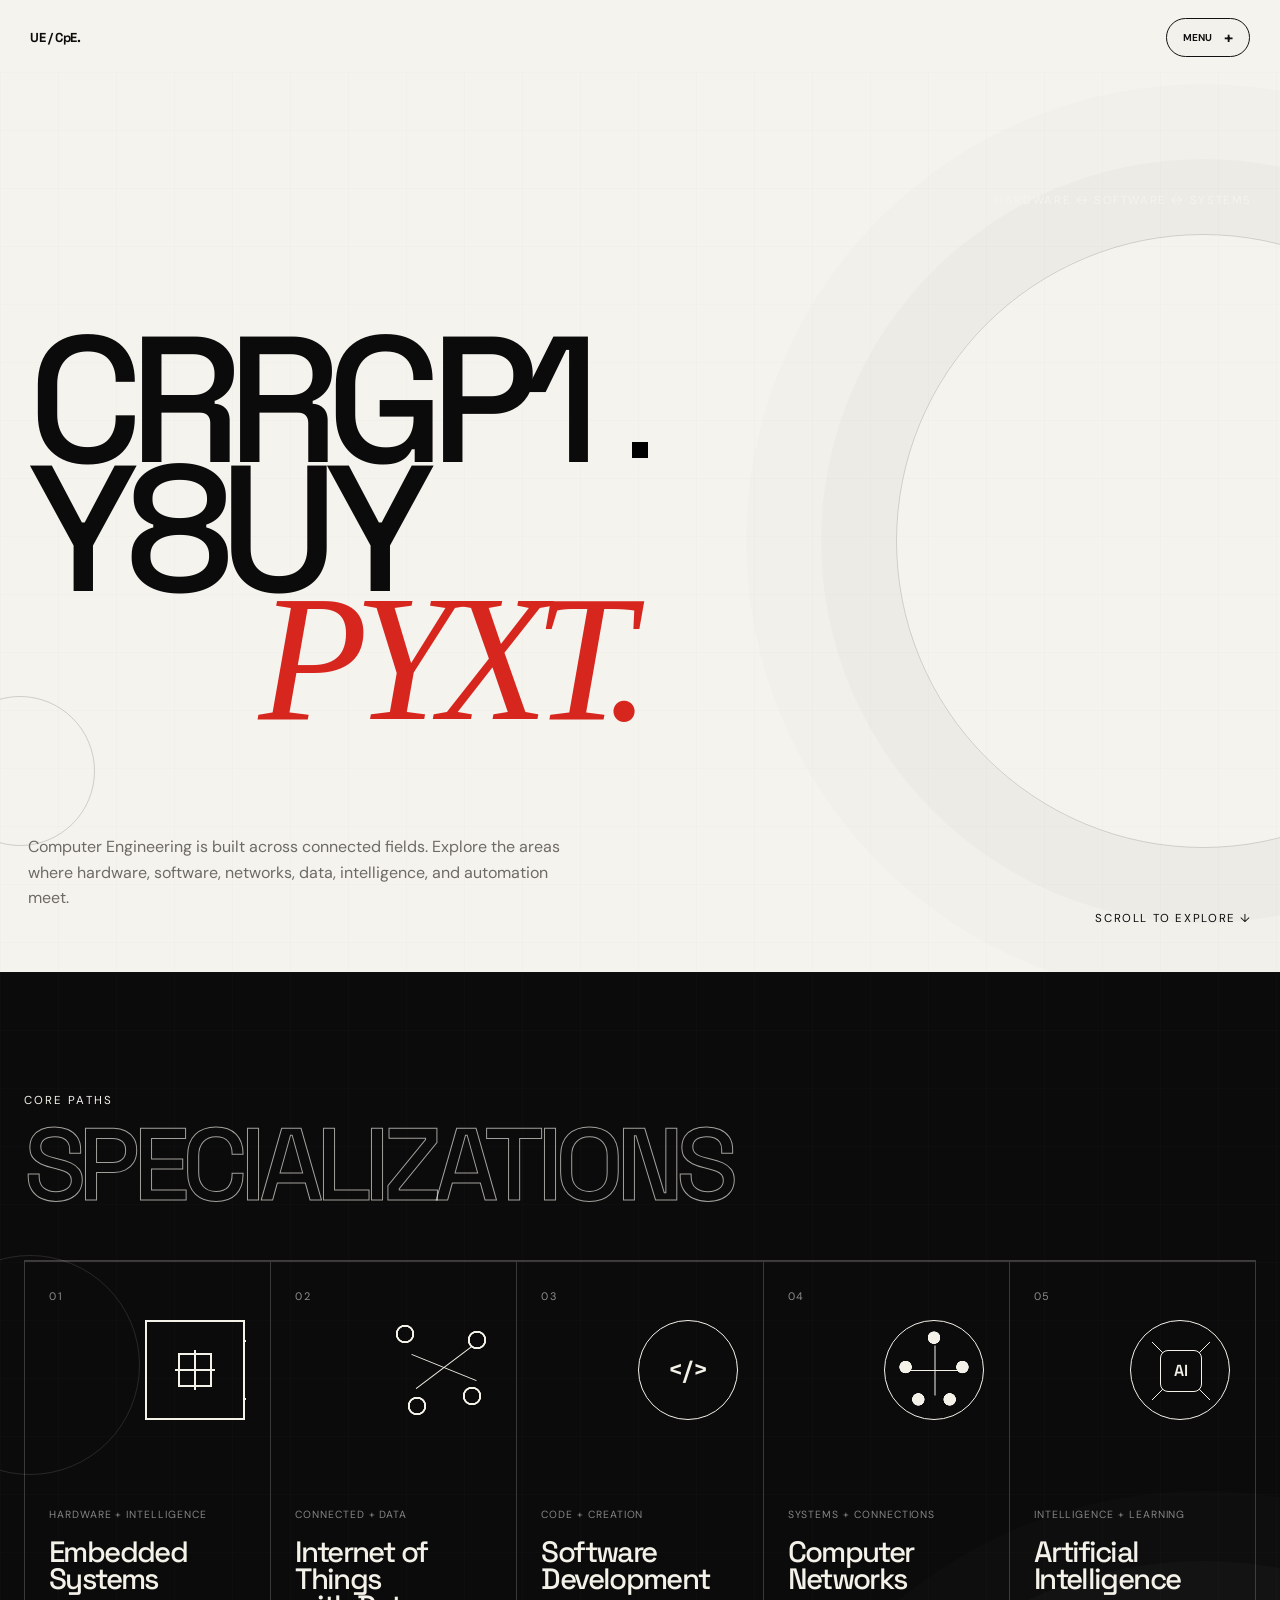
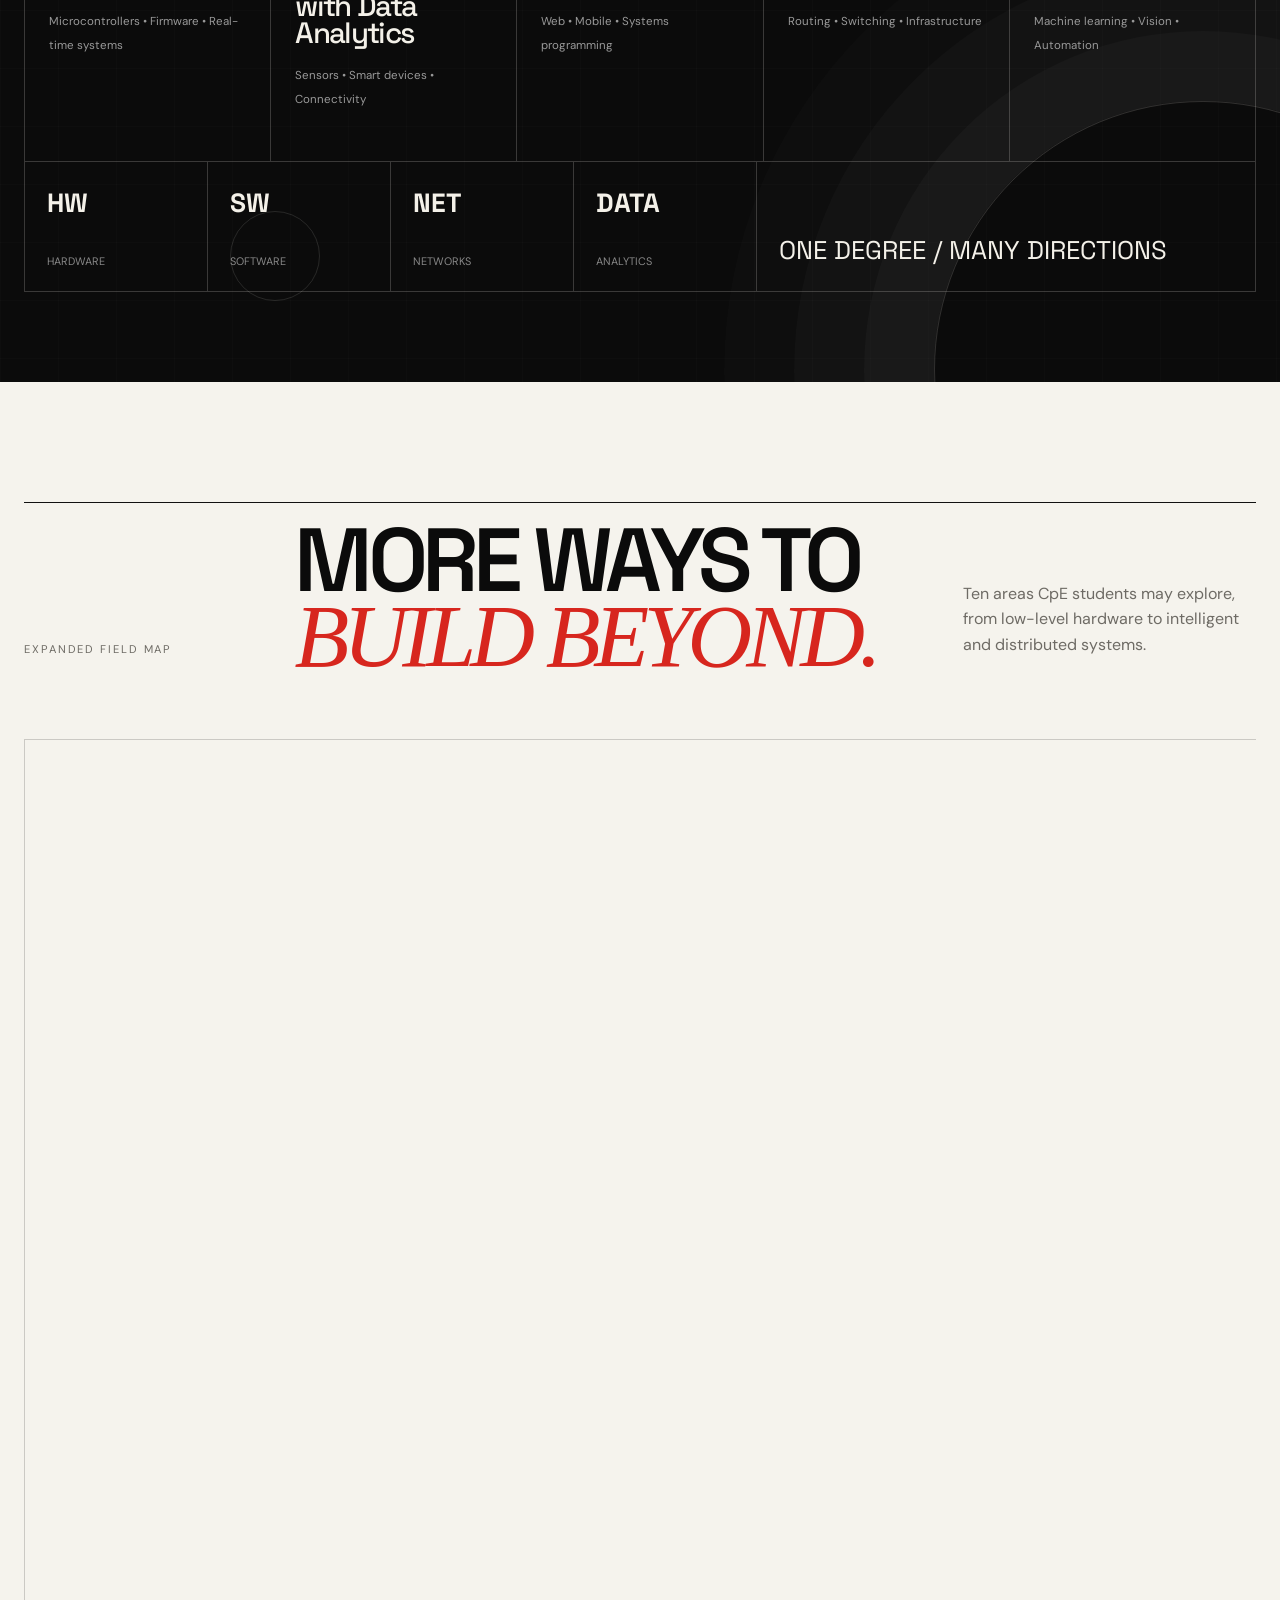
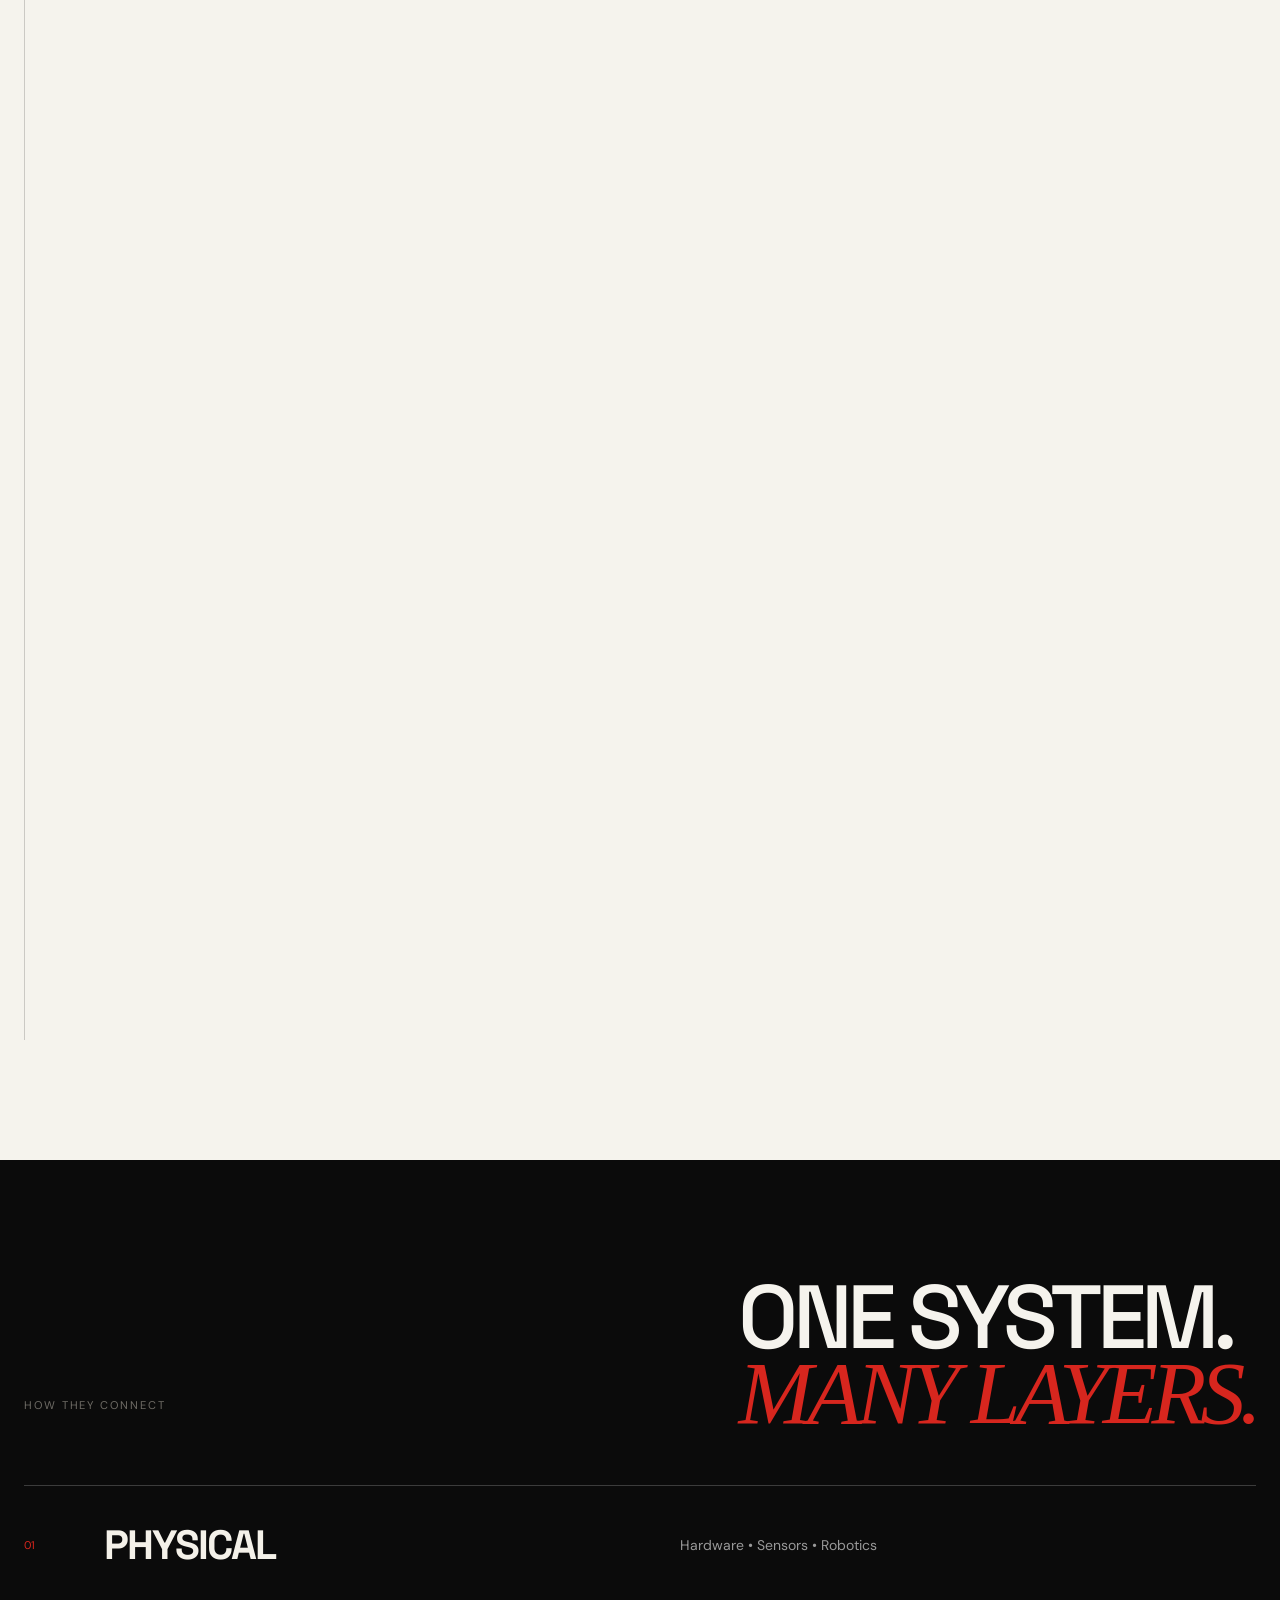
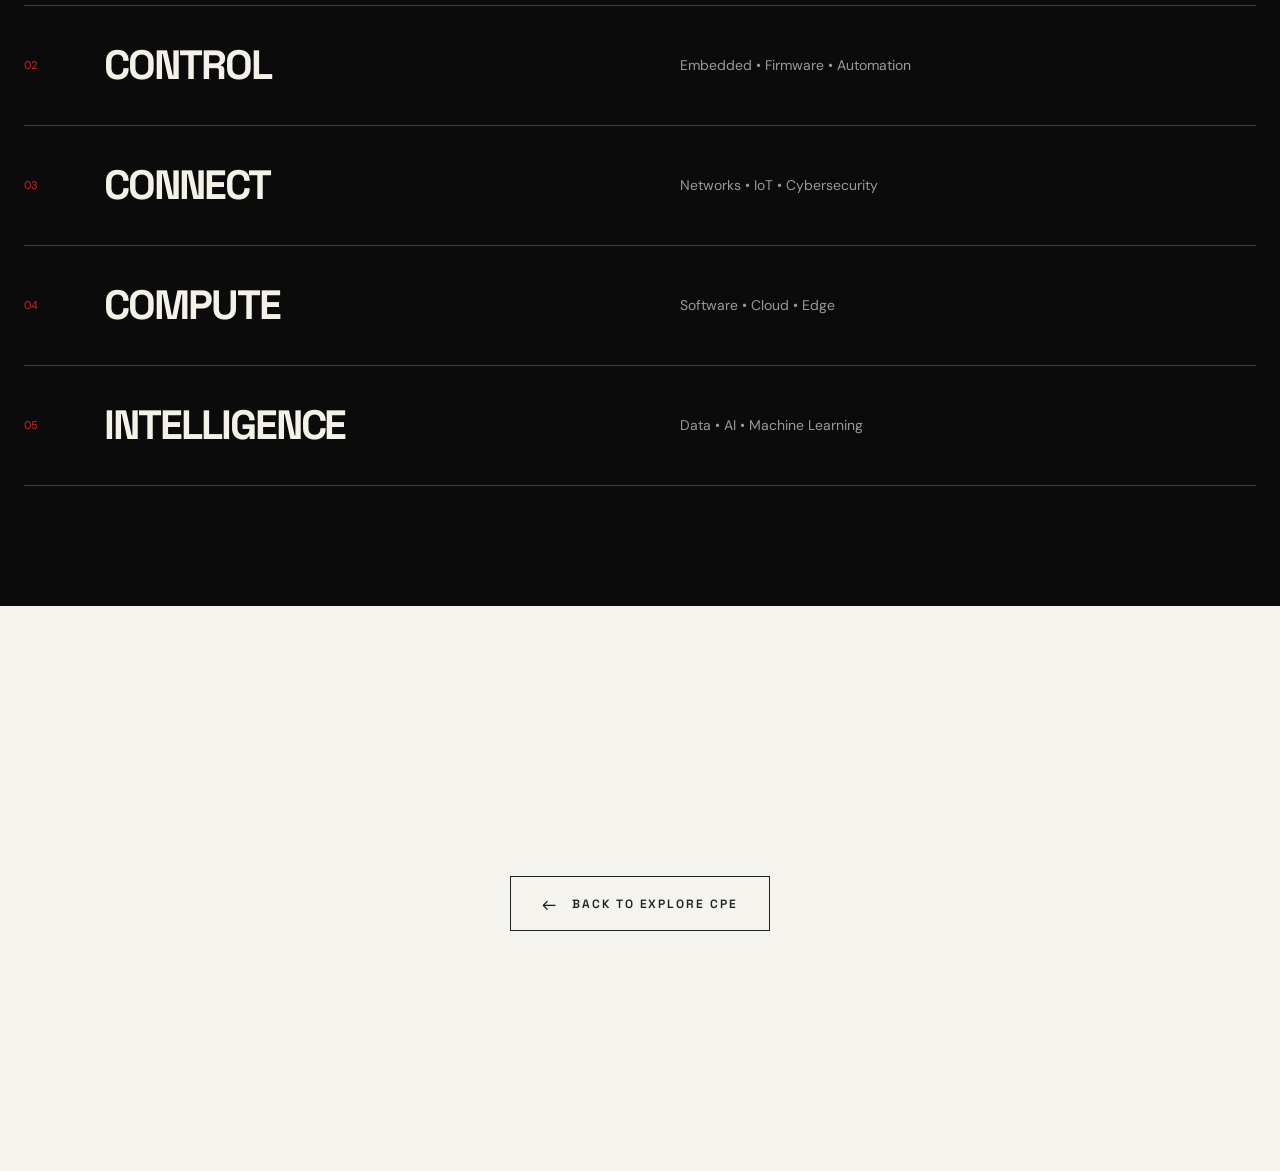
<file: specialization.html>
<!DOCTYPE html>
<html lang="en">
<head>
<meta charset="UTF-8"><meta name="viewport" content="width=device-width, initial-scale=1.0">
<title>UE CpE — Specializations</title>
<link href="https://cdn.jsdelivr.net/npm/bootstrap@5.3.8/dist/css/bootstrap.min.css" rel="stylesheet">
<link rel="stylesheet" href="style.css">
</head>
<body class="specialization-body">

<!-- =====================================================
     EXPLORE CpE -> SPECIALIZATION TRANSITION
     Activates only with specialization.html?from=explore
===================================================== -->
<div id="explore-specialization-loader" aria-hidden="true"></div>


<!-- =====================================================
     PIXEL CURSOR
===================================================== -->

<div class="pixel-cursor"></div>


<!-- =====================================================
     FIXED HEADER
===================================================== -->

<header class="site-header">

  <a class="brand" href="index.html">
    UE / CpE.
  </a>

  <button
    class="menu-button"
    id="menuButton"
    type="button"
  >
    <span>MENU</span>
    <span class="menu-symbol">+</span>
  </button>

</header>


<!-- =====================================================
     MENU OVERLAY
===================================================== -->

<div class="menu-overlay cursor-dark-zone" id="menuOverlay">

  <div class="menu-top">

    <a class="menu-label" href="index.html">
      UE / CpE.
    </a>

    <button
      class="close-menu"
      id="closeMenu"
      type="button"
    >
      CLOSE ×
    </button>

  </div>

  <div class="menu-list">

    <a href="about-cpe.html" class="menu-item">
      <span class="menu-number">01</span>
      <span class="menu-name">About CpE</span>
    </a>

    <a href="cpe-at-ue.html" class="menu-item">
      <span class="menu-number">02</span>
      <span class="menu-name">CpE at UE</span>
    </a>

    <a href="specialization.html" class="menu-item active">
      <span class="menu-number">03</span>
      <span class="menu-name">Specialization</span>
    </a>

    <a href="careers.html" class="menu-item">
      <span class="menu-number">04</span>
      <span class="menu-name">CpE Careers</span>
    </a>

    <a href="faculty.html" class="menu-item">
      <span class="menu-number">05</span>
      <span class="menu-name">Faculty</span>
    </a>

    <a href="scpes.html" class="menu-item">
      <span class="menu-number">06</span>
      <span class="menu-name">SCPES</span>
    </a>

    <a href="student-projects.html" class="menu-item">
      <span class="menu-number">07</span>
      <span class="menu-name">Student Projects</span>
    </a>

    <a href="events.html" class="menu-item">
      <span class="menu-number">08</span>
      <span class="menu-name">Events &amp; Activities</span>
    </a>

  </div>

</div>


<main>
<section class="spec-hero cursor-dark-zone">
 <div class="spec-grid-bg"></div><div class="spec-orbit orbit-a"></div><div class="spec-orbit orbit-b"></div>
 <div class="spec-hero-top"><p> SPECIALIZATIONS</p><p class="spec-coordinate">HARDWARE ↔ SOFTWARE ↔ SYSTEMS</p></div>
 <div class="spec-hero-title">
  <span class="hero-outline" data-spec-scramble data-text="CHOOSE">CHOOSE</span>
  <span data-spec-scramble data-text="YOUR">YOUR</span>
  <em data-spec-scramble data-text="PATH.">PATH.</em>
 </div>
 <div class="spec-hero-bottom"><p>Computer Engineering is built across connected fields. Explore the areas where hardware, software, networks, data, intelligence, and automation meet.</p><span class="scroll-cue">SCROLL TO EXPLORE ↓</span></div>
</section>

<section class="program-highlights cursor-dark-zone" id="program-highlights">
 <div class="highlights-orbit highlights-orbit-one"></div><div class="highlights-orbit highlights-orbit-two"></div>
 <div class="page-shell">
  <div class="highlights-head"><div><p class="highlights-kicker"> CORE PATHS</p><h2><span data-spec-scramble data-text="SPECIALIZATIONS">SPECIALIZATIONS</span></h2></div></div>
  <div class="highlights-grid">
<a class="highlight-card" href="#field-1"><span class="highlight-no">01</span><div class="highlight-symbol">MCU</div><div class="highlight-copy">
  <p>HARDWARE + INTELLIGENCE</p><h3>Embedded<br>Systems</h3><span>Microcontrollers • Firmware • Real-time systems</span></div><span class="highlight-arrow">
    ↘</span></a><a class="highlight-card" href="#field-2"><span class="highlight-no">02</span><div class="highlight-symbol">IOT</div><div class="highlight-copy">
      <p>CONNECTED + DATA</p><h3>Internet of Things<br>with Data Analytics</h3><span>Sensors • Smart devices • Connectivity</span></div><span class="highlight-arrow">
        ↘</span></a><a class="highlight-card" href="#field-3"><span class="highlight-no">03</span><div class="highlight-symbol">DEV</div><div class="highlight-copy">
          <p>CODE + CREATION</p><h3>Software<br>Development</h3><span>Web • Mobile • Systems programming</span></div><span class="highlight-arrow">↘</span>
        </a><a class="highlight-card" href="#field-4"><span class="highlight-no">04</span><div class="highlight-symbol">NET</div><div class="highlight-copy">
          <p>SYSTEMS + CONNECTIONS</p><h3>Computer<br>Networks</h3><span>Routing • Switching • Infrastructure</span></div><span class="highlight-arrow">↘</span></a>
          <a class="highlight-card" href="#field-5"><span class="highlight-no">05</span><div class="highlight-symbol">AI</div><div class="highlight-copy">
            <p>INTELLIGENCE + LEARNING</p><h3>Artificial<br>Intelligence</h3><span>Machine learning • Vision • Automation</span></div><span class="highlight-arrow">↘</span></a>
  </div>
  <div class="highlights-bottom"><div><strong>HW</strong><span>Hardware</span></div><div><strong>SW</strong><span>Software</span>
  </div><div><strong>NET</strong><span>Networks</span></div><div><strong>DATA</strong><span>Analytics</span></div><div class="map-label">ONE DEGREE / MANY DIRECTIONS</div></div>
 </div>
</section>

<section class="field-explorer" id="all-fields">
 <div class="page-shell"><div class="section-heading reveal"><p> EXPANDED FIELD MAP</p><h2>MORE WAYS TO<br><em>BUILD BEYOND.</em></h2><p>Ten areas CpE students may explore, from low-level hardware to intelligent and distributed systems.</p></div>
 <div class="field-grid"><article class="field-card reveal-card" data-field="01"><span class="field-no">01</span><div class="field-icon"><span>MCU</span></div><div class="field-copy"><p>HARDWARE + INTELLIGENCE</p><h3>Embedded Systems</h3><span class="field-tools">Microcontrollers • Firmware • Real-time systems</span><p class="field-desc">Build dedicated computing systems inside devices, machines, and smart products.</p></div><span class="field-corner">↗</span></article>
<article class="field-card reveal-card" data-field="02"><span class="field-no">02</span><div class="field-icon"><span>IOT</span></div><div class="field-copy"><p>CONNECTED + DATA</p><h3>Internet of Things</h3><span class="field-tools">Sensors • Smart devices • Connectivity</span><p class="field-desc">Connect physical devices to networks so they can collect, exchange, and respond to data.</p></div><span class="field-corner">↗</span></article>
<article class="field-card reveal-card" data-field="03"><span class="field-no">03</span><div class="field-icon"><span>DEV</span></div><div class="field-copy"><p>CODE + CREATION</p><h3>Software Development</h3><span class="field-tools">Web • Mobile • Systems programming</span><p class="field-desc">Design and build software that powers applications, devices, services, and engineering tools.</p></div><span class="field-corner">↗</span></article>
<article class="field-card reveal-card" data-field="04"><span class="field-no">04</span><div class="field-icon"><span>NET</span></div><div class="field-copy"><p>SYSTEMS + CONNECTIONS</p><h3>Computer Networks</h3><span class="field-tools">Routing • Switching • Infrastructure</span><p class="field-desc">Design reliable communication systems that connect computers, devices, servers, and services.</p></div><span class="field-corner">↗</span></article>
<article class="field-card reveal-card" data-field="05"><span class="field-no">05</span><div class="field-icon"><span>AI</span></div><div class="field-copy"><p>INTELLIGENCE + LEARNING</p><h3>Artificial Intelligence & ML</h3><span class="field-tools">Machine learning • Vision • Automation</span><p class="field-desc">Create systems that learn from data, recognize patterns, and support intelligent automation.</p></div><span class="field-corner">↗</span></article>
<article class="field-card reveal-card" data-field="06"><span class="field-no">06</span><div class="field-icon"><span>SEC</span></div><div class="field-copy"><p>SECURITY + RESILIENCE</p><h3>Cybersecurity</h3><span class="field-tools">Network security • Systems • Defense</span><p class="field-desc">Protect computing systems, networks, and data through secure design, monitoring, and analysis.</p></div><span class="field-corner">↗</span></article>
<article class="field-card reveal-card" data-field="07"><span class="field-no">07</span><div class="field-icon"><span>DATA</span></div><div class="field-copy"><p>DATA + DECISIONS</p><h3>Data Science & Engineering</h3><span class="field-tools">Analytics • Pipelines • Databases</span><p class="field-desc">Turn raw data into organized information for analysis, prediction, and engineering decisions.</p></div><span class="field-corner">↗</span></article>
<article class="field-card reveal-card" data-field="08"><span class="field-no">08</span><div class="field-icon"><span>BOT</span></div><div class="field-copy"><p>MOTION + CONTROL</p><h3>Robotics & Automation</h3><span class="field-tools">Robots • Control • Sensors</span><p class="field-desc">Combine hardware, software, sensing, and control to create autonomous and automated systems.</p></div><span class="field-corner">↗</span></article>
<article class="field-card reveal-card" data-field="09"><span class="field-no">09</span><div class="field-icon"><span>HW</span></div><div class="field-copy"><p>COMPUTE + ARCHITECTURE</p><h3>Computer Hardware & Architecture</h3><span class="field-tools">Digital logic • Processors • FPGA</span><p class="field-desc">Explore how processors, memory, digital circuits, and computer hardware are designed and integrated.</p></div><span class="field-corner">↗</span></article>
<article class="field-card reveal-card" data-field="10"><span class="field-no">10</span><div class="field-icon"><span>EDGE</span></div><div class="field-copy"><p>CLOUD + EDGE</p><h3>Cloud & Edge Computing</h3><span class="field-tools">Cloud services • Edge devices • Distributed systems</span><p class="field-desc">Build systems that divide computing between cloud infrastructure and devices close to the data source.</p></div><span class="field-corner">↗</span></article></div></div>
</section>

<section class="signal-map cursor-dark-zone">
 <div class="page-shell"><div class="signal-head reveal"><p> HOW THEY CONNECT</p><h2>ONE SYSTEM.<br><em>MANY LAYERS.</em></h2></div>
 <div class="layer-map reveal">
  <div class="layer"><span>01</span><strong>PHYSICAL</strong><small>Hardware • Sensors • Robotics</small></div>
  <div class="layer"><span>02</span><strong>CONTROL</strong><small>Embedded • Firmware • Automation</small></div>
  <div class="layer"><span>03</span><strong>CONNECT</strong><small>Networks • IoT • Cybersecurity</small></div>
  <div class="layer"><span>04</span><strong>COMPUTE</strong><small>Software • Cloud • Edge</small></div>
  <div class="layer"><span>05</span><strong>INTELLIGENCE</strong><small>Data • AI • Machine Learning</small></div>
 </div></div>
</section>

<section class="spec-final">
  <div class="back-explore-wrap">
    <a href="index.html#featured" class="back-explore-button">
      <span>←</span>
      <span>BACK TO EXPLORE CPE</span>
    </a>
  </div>
</section>
</main>
<script src="script.js"></script>
</body></html>
</file>
<file: style.css>
/* =========================================================
   UE CPE WEBSITE
   HOMEPAGE ONLY
========================================================= */

@import url("https://fonts.googleapis.com/css2?family=DM+Sans:wght@400;500;600&family=Space+Grotesk:wght@400;500;600;700&display=swap");

/* =========================================================
   GLOBAL
========================================================= */

:root {
  --bg: #f5f3ed;
  --ink: #0b0b0b;
  --muted: #6e6b65;
  --line: rgba(11, 11, 11, 0.18);
  --accent: #d7261e;
}

* {
  box-sizing: border-box;
}

html {
  scroll-behavior: smooth;
}

body {
  margin: 0;
  background: var(--bg);
  color: var(--ink);
  font-family: "DM Sans", Arial, sans-serif;
  overflow-x: hidden;
}

a {
  color: inherit;
  text-decoration: none;
}

img {
  display: block;
  width: 100%;
  object-fit: cover;
}

input {
  position: absolute;
  opacity: 0;
  pointer-events: none;
}

/* =========================================================
   CODED PUSHING PERSON LOADER
   The loading picture keeps the ORIGINAL size and COLOR.
========================================================= */

.page-loader {
  position: fixed;
  inset: 0;
  width: 100%;
  height: 100vh;
  z-index: 5000;
  overflow: hidden;
  background: #f5f3ed;
  opacity: 1;
  visibility: visible;
  transition:
    opacity 0.8s ease,
    visibility 0s linear 0.8s;
}

.page-loader.is-finished {
  opacity: 0;
  visibility: hidden;
  pointer-events: none;
}

/* Same stage dimensions as your old loader picture. */
.push-stage {
  position: absolute;
  left: 48%;
  top: 40%;
  width: min(52vw, 850px);
  height: min(58vh, 650px);
  transform: translate(-50%, -50%);
  overflow: visible;
  --push-position: 0%;
}

.loader-image-wrap {
  position: absolute;
  inset: 0;
  width: 100%;
  height: 100%;
  overflow: hidden;
  z-index: 1;
}

.loader-image {
  display: block;
  width: 100%;
  height: 100%;
  object-fit: cover;
  object-position: center;
  opacity: 1;
  filter: none !important;
  mix-blend-mode: normal !important;
  clip-path: inset(0 100% 0 0);
  -webkit-clip-path: inset(0 100% 0 0);
  will-change: clip-path;
}

/* Vertical wall the person pushes. */
.push-divider {
  position: absolute;
  left: var(--push-position);
  top: -4%;
  width: 3px;
  height: 108%;
  background: #0b0b0b;
  transform: translateX(-1px);
  z-index: 20;
  pointer-events: none;
}

/* =========================================================
   CSS-DRAWN PERSON
========================================================= */

.css-person {
  position: absolute;
  left: var(--push-position);
  top: 62%;
  width: 165px;
  height: 230px;
  z-index: 25;
  transform: translate(-94%, -50%);
  transform-origin: right center;
  pointer-events: none;
  will-change: left, transform;
}

.person-head {
  position: absolute;
  width: 49px;
  height: 55px;
  right: 44px;
  top: 19px;
  background: #f5f3ed;
  border: 4px solid #0b0b0b;
  border-radius: 48% 46% 48% 50%;
  transform: rotate(9deg);
  z-index: 8;
}

.person-head::before {
  content: "";
  position: absolute;
  right: 5px;
  top: 27px;
  width: 10px;
  height: 3px;
  border-radius: 99px;
  background: #0b0b0b;
  transform: rotate(-3deg);
}

.person-head::after {
  content: "";
  position: absolute;

  right: 7px;
  top: 18px;
  width: 5px;
  height: 5px;
  border-radius: 50%;
  background: #0b0b0b;
}

.person-hair {
  position: absolute;
  left: -5px;
  top: -9px;
  width: 48px;
  height: 25px;
  background: #0b0b0b;
  border-radius: 60% 50% 35% 35%;
  transform: rotate(-4deg);
}

.person-hair::before {
  content: "";
  position: absolute;
  left: -4px;
  bottom: -13px;
  width: 17px;
  height: 25px;
  background: #0b0b0b;
  border-radius: 60%;
  transform: rotate(25deg);
}

.person-hair::after {
  content: "";
  position: absolute;
  right: -8px;
  bottom: -4px;
  width: 23px;
  height: 12px;
  background: #0b0b0b;
  clip-path: polygon(0 0, 100% 40%, 15% 100%);
}

.person-ear {
  position: absolute;
  left: -6px;
  top: 26px;
  width: 13px;
  height: 15px;
  border: 3px solid #0b0b0b;
  border-radius: 50%;
  background: #f5f3ed;
}

.person-body {
  position: absolute;
  right: 54px;
  top: 69px;
  width: 76px;
  height: 76px;
  background: #0b0b0b;
  border-radius: 17px 13px 19px 22px;
  transform: rotate(11deg) skewX(-4deg);
  z-index: 5;
}

.person-body::before {
  content: "CPE";
  position: absolute;
  left: 17px;
  top: 24px;
  font-family: "Space Grotesk", sans-serif;
  font-size: 10px;
  font-weight: 700;
  letter-spacing: 0.12em;
  color: #f5f3ed;
  transform: rotate(-10deg);
}

.person-arm {
  position: absolute;
  width: 72px;
  height: 17px;
  border-radius: 999px;
  background: #0b0b0b;
  transform-origin: left center;
  z-index: 4;
}

.person-arm-back {
  right: 26px;
  top: 82px;
  transform: rotate(-5deg);
}

.person-arm-front {
  right: 23px;
  top: 98px;
  transform: rotate(8deg);
  z-index: 9;
}

.person-forearm {
  position: absolute;
  left: 59px;
  top: 1px;
  width: 52px;
  height: 15px;
  border-radius: 999px;
  background: #f5f3ed;
  border: 3px solid #0b0b0b;
  transform-origin: left center;
  transform: rotate(-7deg);
}

.person-arm-front .person-forearm {
  transform: rotate(-14deg);
}

.person-hand {
  position: absolute;
  left: 103px;
  top: -13px;
  width: 15px;
  height: 37px;
  border: 3px solid #0b0b0b;
  background: #f5f3ed;
  border-radius: 9px;
  transform: rotate(5deg);
  z-index: 12;
}

.person-arm-front .person-hand {
  top: -15px;
}

.person-thigh {
  position: absolute;
  width: 68px;
  height: 25px;
  background: #f5f3ed;
  border: 4px solid #0b0b0b;
  border-radius: 999px;
  transform-origin: left center;
  z-index: 3;
}

.person-thigh-left {
  right: 75px;
  top: 136px;
  transform: rotate(138deg);
}

.person-thigh-right {
  right: 48px;
  top: 137px;
  transform: rotate(70deg);
}

.person-leg {
  position: absolute;
  left: 53px;
  top: -3px;
  width: 67px;
  height: 23px;
  background: #f5f3ed;
  border: 4px solid #0b0b0b;
  border-radius: 999px;
  transform-origin: left center;
}

.person-thigh-left .person-leg {
  transform: rotate(-39deg);
}

.person-thigh-right .person-leg {
  transform: rotate(42deg);
}

.person-shoe {
  position: absolute;

  left: 54px;
  top: -3px;
  width: 48px;
  height: 24px;
  background: #0b0b0b;
  border-radius: 15px 20px 8px 8px;
  transform-origin: left center;
  z-index: 5;
}

.person-thigh-left .person-shoe {
  transform: rotate(-5deg);
}

.person-thigh-right .person-shoe {
  transform: rotate(4deg);
}

.person-shoe::after {
  content: "";
  position: absolute;
  left: 0;
  bottom: -5px;
  width: 50px;
  height: 7px;
  background: #f5f3ed;
  border: 3px solid #0b0b0b;
  border-radius: 999px;
}

.person-shoe::before {
  content: "";
  position: absolute;
  right: -5px;
  top: 3px;
  width: 18px;
  height: 15px;
  background: #0b0b0b;
  border-radius: 50% 70% 40% 20%;
}

/* Push movement */
.page-loader.is-pushing .css-person {
  animation: bodyPush 0.44s ease-in-out infinite alternate;
}

@keyframes bodyPush {
  from {
    transform: translate(-94%, -50%) rotate(-1deg);
  }
  to {
    transform: translate(-96%, -49%) rotate(1deg);
  }
}

.page-loader.is-pushing .person-arm-front {
  animation: armPushFront 0.44s ease-in-out infinite alternate;
}

@keyframes armPushFront {
  from {
    transform: rotate(8deg);
  }
  to {
    transform: rotate(3deg);
  }
}

.page-loader.is-pushing .person-arm-back {
  animation: armPushBack 0.44s ease-in-out infinite alternate;
}

@keyframes armPushBack {
  from {
    transform: rotate(-5deg);
  }
  to {
    transform: rotate(-10deg);
  }
}

.page-loader.is-pushing .person-thigh-left {
  animation: backLegPush 0.46s ease-in-out infinite alternate;
}

@keyframes backLegPush {
  from {
    transform: rotate(138deg);
  }
  to {
    transform: rotate(134deg);
  }
}

.page-loader.is-pushing .person-thigh-right {
  animation: frontLegPush 0.46s ease-in-out infinite alternate;
}

@keyframes frontLegPush {
  from {
    transform: rotate(70deg);
  }
  to {
    transform: rotate(75deg);
  }
}

.push-motion {
  position: absolute;
  height: 3px;
  background: #0b0b0b;
  border-radius: 99px;
  opacity: 0.75;
}

.motion-1 {
  left: -14px;
  top: 76px;
  width: 27px;
}
.motion-2 {
  left: -23px;
  top: 90px;
  width: 19px;
}
.motion-3 {
  left: -5px;
  top: 105px;
  width: 15px;
}

.page-loader.is-pushing .push-motion {
  animation: motionLine 0.5s ease-in-out infinite;
}

@keyframes motionLine {
  0% {
    transform: translateX(8px);
    opacity: 0.15;
  }
  50% {
    opacity: 0.8;
  }
  100% {
    transform: translateX(-9px);
    opacity: 0;
  }
}

.coded-loader-status {
  position: absolute;
  left: 28px;
  bottom: 24px;
  display: flex;
  align-items: center;
  gap: 14px;
  font-family: "Space Grotesk", sans-serif;
  font-size: 0.68rem;
  font-weight: 700;
  letter-spacing: 0.16em;
  color: #0b0b0b;
  z-index: 100;
}

.push-divider.is-finished {
  opacity: 0;
  transition: opacity 0.3s ease;
}

.css-person.is-leaving {
  opacity: 0;
  transition: opacity 0.45s ease;
  animation: none !important;
}

@media (max-width: 600px) {
  .push-stage {
    width: calc(100vw - 36px);
    height: 50vh;
    top: 42%;
  }

  .css-person {
    transform: translate(-91%, -50%) scale(0.78);
    transform-origin: right center;
  }

  .coded-loader-status {
    left: 18px;
    bottom: 18px;
  }
}

/* =========================================================
   HEADER
========================================================= */

.topbar {
  position: fixed;
  z-index: 1000;

  top: 0;
  left: 0;

  width: 100%;

  display: flex;
  justify-content: space-between;

  align-items: center;

  padding: 18px 28px;

  border-bottom: 1px solid var(--line);

  backdrop-filter: blur(14px);
  -webkit-backdrop-filter: blur(14px);

  background: rgba(245, 243, 237, 0.84);
}

.brand {
  font-family: "Space Grotesk", sans-serif;
  font-weight: 700;
  font-size: 1.2rem;
  letter-spacing: -0.04em;
}

.page-no {
  font-size: 0.76rem;
  color: var(--muted);
  text-transform: uppercase;
  letter-spacing: 0.14em;
}

/* =========================================================
   INTRO SCREEN
========================================================= */

.home-body {
  overflow: hidden;
  background: #fff;
}

.home-body:has(#enter-site:checked) {
  overflow: auto;
  background: var(--bg);
}

.intro-screen {
  position: fixed;
  inset: 0;

  z-index: 2000;

  background:
    radial-gradient(circle at 22% 20%, rgba(0, 0, 0, 0.025), transparent 22%),
    radial-gradient(circle at 78% 72%, rgba(0, 0, 0, 0.018), transparent 25%),
    #fff;

  color: #0b0b0b;

  overflow: hidden;
  isolation: isolate;

  transition:
    opacity 1s cubic-bezier(0.22, 0.61, 0.36, 1) 1.05s,
    visibility 0s linear 2.05s,
    filter 1s ease 1.05s;
}

/* =========================================================
   INTRO BACKGROUND
========================================================= */

.intro-screen::before,
.intro-screen::after {
  content: "";

  position: absolute;

  inset: -25%;

  pointer-events: none;

  z-index: -1;
}

.intro-screen::before {
  background: repeating-linear-gradient(
    115deg,
    rgba(0, 0, 0, 0.018) 0 1px,
    transparent 1px 28px
  );

  opacity: 0.2;

  animation: bgDrift 18s linear infinite;
}

.intro-screen::after {
  background:
    radial-gradient(circle at 35% 42%, rgba(0, 0, 0, 0.035), transparent 4%),
    radial-gradient(circle at 68% 28%, rgba(0, 0, 0, 0.025), transparent 5%),
    radial-gradient(circle at 70% 75%, rgba(0, 0, 0, 0.03), transparent 6%);

  filter: blur(16px);

  animation: bgPulse 9s ease-in-out infinite alternate;
}

@keyframes bgDrift {
  from {
    transform: translate3d(-2%, 0, 0) rotate(0deg);
  }

  to {
    transform: translate3d(2%, -2%, 0) rotate(3deg);
  }
}

@keyframes bgPulse {
  from {
    transform: scale(1) translateY(-5px);

    opacity: 0.25;
  }

  to {
    transform: scale(1.08) translateY(8px);

    opacity: 0.55;
  }
}

/* =========================================================
   HIDE INTRO

========================================================= */

#enter-site:checked ~ .intro-screen {
  opacity: 0;
  visibility: hidden;
  filter: none;

  transition:
    opacity 0.35s ease 1.05s,
    visibility 0s linear 1.4s;
}

/* =========================================================
   INTRO TOP
========================================================= */

.intro-top {
  position: absolute;

  z-index: 5;

  top: 18px;
  left: 20px;
  right: 20px;

  font-size: 0.82rem;
  line-height: 1.1;

  opacity: 0;

  animation: introTextIn 1.1s cubic-bezier(0.22, 0.61, 0.36, 1) 0.15s forwards;
}

@keyframes introTextIn {
  from {
    opacity: 0;

    transform: translateY(-12px);
  }

  to {
    opacity: 1;
    transform: none;
  }
}

/* =========================================================
   INTRO BIG TEXT
========================================================= */

.intro-big {
  position: absolute;

  z-index: 3;

  font-family: Georgia, "Times New Roman", serif;

  font-weight: 200;

  letter-spacing: -0.08em;

  line-height: 0.8;

  opacity: 0;

  animation: bigTextIn 1.3s cubic-bezier(0.16, 1, 0.3, 1) 0.2s forwards;
}

.intro-big.top {
  left: 50%;
  top: 10%;

  transform: translate(-50%, 24px);

  font-size: clamp(5rem, 7vw, 7rem);

  animation-name: bigTextTopIn;
}

.intro-big.bottom {
  left: 15%;
  bottom: 11%;

  font-family: "Space Grotesk", sans-serif;

  font-size: clamp(5rem, 9vw, 9rem);

  line-height: 0.78;

  transform: translateY(28px);
}

.intro-big.bottom span {
  display: block;

  font-family: Georgia, "Times New Roman", serif;
}

@keyframes bigTextIn {
  to {
    opacity: 1;

    transform: translate(0, 0);
  }
}

@keyframes bigTextTopIn {
  to {
    opacity: 1;

    transform: translate(-50%, 0);
  }
}

/* =========================================================
   BLACK ENTER OBJECT
========================================================= */

.enter-wrap {
  position: absolute;

  z-index: 12;

  left: 50%;
  top: 40%;

  transform: translate(-50%, -50%);

  width: 212px;
  height: 132px;

  opacity: 0;

  animation: blackBlockIn 1.15s cubic-bezier(0.16, 1, 0.3, 1) 0.65s forwards;
}

@keyframes blackBlockIn {
  from {
    opacity: 0;

    transform: translate(-50%, -44%) scale(0.82);
  }

  to {
    opacity: 1;

    transform: translate(-50%, -50%) scale(1);
  }
}

.enter-btn {
  position: absolute;

  inset: 0;

  display: block;

  border-radius: 28px;

  background:
    radial-gradient(
      circle at 42% 36%,
      rgba(255, 255, 255, 0.14),
      transparent 18%
    ),
    radial-gradient(
      circle at 68% 68%,
      rgba(255, 255, 255, 0.07),
      transparent 24%
    ),
    linear-gradient(130deg, #0f0f0f, #1d1d1d 48%, #111 72%, #242424);

  cursor: pointer;

  overflow: hidden;

  box-shadow:
    0 20px 55px rgba(0, 0, 0, 0.11),
    inset 0 0 0 1px rgba(255, 255, 255, 0.04);

  transform: scale(1);
  transform-origin: center center;

  transition:
    transform 0.7s cubic-bezier(0.16, 1, 0.3, 1),
    border-radius 0.7s ease,
    box-shadow 0.7s ease;
}

.enter-btn::before {
  content: "";

  position: absolute;

  width: 175%;
  height: 175%;

  left: -35%;
  top: -55%;

  background: conic-gradient(
    from 0deg,

    transparent 0deg 42deg,

    rgba(255, 255, 255, 0.11) 66deg,

    transparent 98deg 215deg,

    rgba(255, 255, 255, 0.055) 248deg,

    transparent 282deg
  );

  filter: blur(14px);

  opacity: 0.65;

  animation: blackGlow 7s linear infinite;
}

.enter-btn::after {
  content: "";

  position: absolute;

  inset: 0;

  background: repeating-radial-gradient(
    circle at 52% 48%,

    rgba(255, 255, 255, 0.025) 0 1px,

    transparent 1px 5px
  );

  mix-blend-mode: screen;

  opacity: 0.25;

  animation: surfaceShift 4.5s ease-in-out infinite alternate;
}

@keyframes blackGlow {
  to {
    transform: rotate(360deg);
  }
}

@keyframes surfaceShift {
  from {
    transform: translate3d(-2px, -1px, 0) scale(1);
  }

  to {
    transform: translate3d(3px, 2px, 0) scale(1.04);
  }
}

.enter-btn:hover {
  transform: scale(1.065) rotate(-0.4deg);
}

/* =========================================================
   BLACK TRANSITION
========================================================= */

#enter-site:checked ~ .intro-screen .enter-wrap {
  opacity: 1;
  animation: none;
}

#enter-site:checked ~ .intro-screen .enter-wrap {
  z-index: 9999;
  opacity: 1;
  animation: none;
}

#enter-site:checked ~ .intro-screen .enter-btn {
  transform: scale(18);
  transform-origin: center center;
  border-radius: 4px;
  box-shadow: none;
  filter: brightness(0.45);

  transition:
    transform 1.25s cubic-bezier(0.76, 0, 0.24, 1),
    border-radius 0.9s ease,
    filter 1.05s ease;
}

#enter-site:checked ~ .intro-screen .intro-big,
#enter-site:checked ~ .intro-screen .intro-top,
#enter-site:checked ~ .intro-screen .shape {
  opacity: 0;
  transition: opacity 0.35s ease;
}

/* =========================================================
   DECORATIVE SHAPES
========================================================= */

.shape {
  position: absolute;

  z-index: 2;

  border: 1px solid rgba(15, 15, 15, 0.76);

  opacity: 0;

  animation:
    shapeAppear 0.9s ease forwards,
    floatSoft 7s ease-in-out 1.2s infinite alternate;
}

.shape.circle {
  width: 34px;
  height: 34px;

  border-radius: 50%;
}

.shape.square {
  width: 46px;
  height: 46px;
}

.shape.line {
  width: 180px;
  height: 9px;

  border-radius: 999px;
}

.shape.dot {
  width: 18px;
  height: 18px;

  border-radius: 50%;

  background: #111;

  border: 0;
}

.s1 {
  left: 31%;
  top: 21%;

  animation-delay: 0.35s, 1.1s;
}

.s2 {
  left: 74%;
  top: 9%;

  animation-delay: 0.55s, 1.4s;
}

.s3 {
  left: 23%;
  top: 40%;

  animation-delay: 0.8s, 1.5s;
}

.s4 {
  right: 9%;
  top: 17%;

  animation-delay: 0.45s, 1.25s;
}

.s5 {
  right: 21%;
  top: 55%;

  animation-delay: 0.7s, 1.55s;
}

.s6 {
  left: 47%;
  bottom: 18%;

  animation-delay: 0.4s, 1.3s;
}

.s7 {
  right: 24%;
  bottom: 8%;

  animation-delay: 0.6s, 1.45s;
}

.s8 {
  left: 66%;
  top: 31%;

  animation-delay: 0.75s, 1.6s;
}

@keyframes shapeAppear {
  from {
    opacity: 0;

    transform: scale(0.65) rotate(-12deg);
  }

  to {
    opacity: 0.68;

    transform: scale(1) rotate(8deg);
  }
}

@keyframes floatSoft {
  0% {
    transform: translate3d(0, -7px, 0) rotate(7deg);
  }

  50% {
    transform: translate3d(7px, 3px, 0) rotate(14deg);
  }

  100% {
    transform: translate3d(-4px, 11px, 0) rotate(22deg);
  }
}

.s2,
.s6 {
  animation-name: shapeAppear, floatSoft2;
}

@keyframes floatSoft2 {
  0% {
    transform: translate3d(0, 7px, 0) rotate(-9deg);
  }

  50% {
    transform: translate3d(-8px, -4px, 0) rotate(4deg);
  }

  100% {
    transform: translate3d(5px, -11px, 0) rotate(13deg);
  }
}

.s3,
.s5 {
  animation-name: shapeAppear, floatLine;
}

@keyframes floatLine {
  0% {
    transform: translate3d(-4px, -5px, 0) rotate(16deg);
  }

  50% {
    transform: translate3d(5px, 2px, 0) rotate(19deg);
  }

  100% {
    transform: translate3d(-2px, 9px, 0) rotate(23deg);
  }
}

/* =========================================================
   MAIN SITE REVEAL
========================================================= */

.site-wrap {
  opacity: 0;

  transform: translateY(40px) scale(0.985);

  filter: blur(5px);

  transition:
    opacity 1.15s cubic-bezier(0.22, 0.61, 0.36, 1) 1.15s,
    transform 1.15s cubic-bezier(0.22, 0.61, 0.36, 1) 1.15s,
    filter 1.15s ease 1.15s;
}

#enter-site:checked ~ .site-wrap {
  opacity: 1;
  transform: none;
  filter: none;
}

/* =========================================================
   MAIN
========================================================= */

main {
  padding-top: 72px;
}

/* =========================================================
   HERO
========================================================= */

.hero {
  min-height: 110vh;

  display: flex;

  flex-direction: column;

  justify-content: space-between;

  padding: 55px 28px 34px;
}

/* =========================================================
   BOOTSTRAP BANNER
========================================================= */

.cpe-banner {
  width: 1000%;
  max-width: 1100px;

  height: auto;

  object-fit: contain;

  margin-top: -45px;
  margin-bottom: 55px;
}

/* =========================================================
   HERO TEXT
========================================================= */

.hero-content {
  width: 100%;
}

.eyebrow {
  text-transform: uppercase;

  letter-spacing: 0.18em;

  font-size: 0.75rem;

  color: var(--muted);

  margin-bottom: 14px;
}

.hero h1 {
  font-family: "Space Grotesk", sans-serif;

  font-weight: 500;

  letter-spacing: -0.065em;

  font-size: clamp(4.2rem, 12.5vw, 12rem);

  line-height: 0.78;

  margin: 0;
}

.hero h1 .outline {
  -webkit-text-stroke: 1.5px var(--ink);

  color: transparent;
}

.hero-bottom {
  margin-top: 150px;

  border-top: 1px solid var(--line);
}

/* =========================================================
   MARQUEE
========================================================= */

.marquee {
  border-top: 1px solid var(--line);

  border-bottom: 1px solid var(--line);

  overflow: hidden;

  padding: 14px 0;
}

.marquee-track {
  display: flex;

  width: max-content;

  animation: marquee 22s linear infinite;
}

.marquee span {
  font-family: "Space Grotesk", sans-serif;

  font-size: clamp(1.5rem, 3.5vw, 3.4rem);

  padding-right: 35px;

  white-space: nowrap;
}

@keyframes marquee {
  to {
    transform: translateX(-50%);
  }
}

/* =========================================================
   FEATURED PAGES
   Bootstrap uneven collage
========================================================= */

.featured-section {
  padding: 90px 24px 110px;

  background: var(--bg);
}

.featured-heading {
  margin-bottom: 30px;
}

.featured-kicker {
  margin: 0 0 14px;

  font-size: 0.72rem;

  font-weight: 600;

  letter-spacing: 0.18em;

  text-transform: uppercase;

  color: var(--muted);
}

.featured-heading-row {
  padding-bottom: 20px;

  border-bottom: 1px solid var(--line);
}

.featured-heading-row h2 {
  margin: 0;

  font-family: "Anton", sans-serif;

  font-size: clamp(3rem, 9vw, 7rem);

  font-weight: 500;

  line-height: 0.9;

  letter-spacing: -0.065em;
}

/* =========================================================
   BOOTSTRAP UNEVEN COLLAGE
========================================================= */

.featured-collage {
  --bs-gutter-x: 10px;
  --bs-gutter-y: 10px;
}

.featured-card {
  position: relative;

  display: block;

  overflow: hidden;

  border: 0;

  border-radius: 0;

  background: transparent;

  text-decoration: none;

  color: inherit;
}

.featured-image-wrap {
  position: relative;

  overflow: hidden;

  background: #d7d4cc;

  isolation: isolate;
}

/* Uneven image heights */
.h-small {
  height: 230px;
}

.h-medium {
  height: 330px;
}

.h-large {
  height: 470px;
}

/* Images */
.featured-card-img {
  width: 100%;

  height: 100%;

  object-fit: cover;

  transform: scale(1.001);

  transition:
    transform 0.7s cubic-bezier(0.16, 1, 0.3, 1),
    filter 0.5s ease;
}

/* Dark overlay on hover */
.featured-overlay {
  position: absolute;

  inset: 0;

  z-index: 1;

  background: linear-gradient(
    to top,
    rgba(0, 0, 0, 0.66),
    rgba(0, 0, 0, 0.08) 60%,
    rgba(0, 0, 0, 0.02)
  );

  opacity: 0;

  transition: opacity 0.4s ease;
}

/* =========================================================
   HOVER TEXT
========================================================= */

.featured-card-info {
  position: absolute;

  z-index: 2;

  left: 0;

  right: 0;

  bottom: 0;

  display: grid;

  grid-template-columns: auto 1fr auto;

  align-items: end;

  gap: 12px;

  padding: 16px;

  color: #fff;

  opacity: 0;

  transform: translateY(18px);

  transition:
    opacity 0.4s ease,
    transform 0.5s cubic-bezier(0.16, 1, 0.3, 1);
}

.featured-number {
  align-self: start;

  margin-top: 3px;

  font-size: 0.64rem;

  letter-spacing: 0.16em;

  opacity: 0.72;
}

.featured-small {
  display: block;

  margin-bottom: 4px;

  font-size: 0.65rem;

  letter-spacing: 0.12em;

  text-transform: uppercase;

  opacity: 0.72;
}

.featured-card h3 {
  margin: 0;

  font-family: "Space Grotesk", sans-serif;

  font-size: clamp(1.45rem, 2.2vw, 2.6rem);

  font-weight: 500;

  line-height: 0.92;

  letter-spacing: -0.05em;
}

.featured-arrow {
  font-size: 1.25rem;

  line-height: 1;

  transform: translate(-5px, 5px);

  transition: transform 0.4s cubic-bezier(0.16, 1, 0.3, 1);
}

/* =========================================================
   HOVER EFFECT
========================================================= */

.featured-card:hover .featured-overlay {
  opacity: 1;
}

.featured-card:hover .featured-card-info {
  opacity: 1;

  transform: translateY(0);
}

.featured-card:hover .featured-card-img {
  transform: scale(1.04);

  filter: saturate(0.86);
}

.featured-card:hover .featured-arrow {
  transform: translate(0, 0);
}

/* =========================================================
   RESPONSIVE
========================================================= */

@media (max-width: 991px) {
  .featured-section {
    padding: 80px 18px 95px;
  }

  .h-small {
    height: 210px;
  }

  .h-medium {
    height: 290px;
  }

  .h-large {
    height: 390px;
  }
}

@media (max-width: 767px) {
  .featured-collage {
    --bs-gutter-x: 8px;
    --bs-gutter-y: 8px;
  }

  .h-small,
  .h-medium,
  .h-large {
    height: 320px;
  }
}

@media (max-width: 575px) {
  .h-small,
  .h-medium,
  .h-large {
    height: 280px;
  }

  .featured-card-info {
    opacity: 1;

    transform: none;
  }

  .featured-overlay {
    opacity: 0.6;
  }
}

/* =========================================================
   FOOTER
========================================================= */

footer {
  border-top: 1px solid var(--line);

  padding: 25px 28px 35px;

  display: flex;

  justify-content: space-between;

  gap: 30px;

  font-size: 0.8rem;

  color: var(--muted);
}

/* =========================================================
   MOBILE
========================================================= */

@media (max-width: 800px) {
  .topbar {
    padding: 16px 18px;
  }

  .hero {
    min-height: 100vh;

    padding: 35px 18px 30px;
  }

  .cpe-banner {
    margin-top: -15px;
    margin-bottom: -40px;
  }

  footer {
    padding-left: 18px;

    padding-right: 18px;

    flex-direction: column;
  }

  .intro-big.top {
    top: 26%;
  }

  .intro-big.bottom {
    left: 10%;

    bottom: 14%;
  }

  .enter-wrap {
    width: 170px;

    height: 105px;
  }

  .shape.line {
    width: 105px;
  }
}

/* =========================================================
   COMPUTER ENGINEERING SCROLL INTRO
========================================================= */

.cpe-scroll-section {
  position: relative;
  min-height: 450vh;
  background: transparent;
  color: #5b5b5b;
  isolation: isolate;

  /* Scroll variables controlled by script.js */
  --bg-open: 50%;
}

/* =========================================================
   BLACK BACKGROUND REVEAL

   Starts as a thin line in the middle.
   While scrolling, it expands upward and downward.

========================================================= */

.cpe-scroll-section::before {
  content: "";

  position: absolute;
  inset: 0;

  z-index: -1;

  background: #0b0b0b;

  clip-path: inset(var(--bg-open) 0 var(--bg-open) 0);

  will-change: clip-path;
}

.cpe-scroll-sticky {
  position: sticky;
  top: 0;

  min-height: 100vh;

  display: flex;
  align-items: center;

  overflow: hidden;

  padding: 95px 0 70px;
}

/* =========================================================
   EACH INTRO BLOCK
========================================================= */

.cpe-scroll-block {
  min-height: 82vh;

  padding: 40px 0 72px;

  border-top: 1px solid rgba(255, 255, 255, 0.12);

  --title-drop-progress: 0;
}

.cpe-scroll-block-ue {
  margin-top: 55px;
}

/* =========================================================
   SMALL LABEL
========================================================= */

.cpe-scroll-label {
  margin: 0 0 18px;

  font-family: "DM Sans", Arial, sans-serif;

  font-size: 0.72rem;

  font-weight: 600;

  letter-spacing: 0.18em;

  text-transform: uppercase;

  color: rgba(255, 255, 255, 0.42);
}

/* =========================================================
   TITLE — DROP DOWN FROM THE MIDDLE

   Hidden first.
   As the user scrolls, it drops down into place.
========================================================= */

.cpe-title-mask {
  width: 100%;
  overflow: hidden;

  min-height: clamp(4.5rem, 11vw, 11rem);

  display: flex;
  align-items: center;
}

.cpe-scroll-title {
  margin: 0;

  width: max-content;
  max-width: 100%;

  font-family: "Space Grotesk", sans-serif;

  font-size: clamp(4rem, 10vw, 10rem);

  font-weight: 500;

  line-height: 0.82;

  letter-spacing: -0.075em;

  white-space: nowrap;

  color: #f4f4f4;

  opacity: var(--title-drop-progress);

  transform: translateY(calc(-70px + (70px * var(--title-drop-progress))))
    scaleY(calc(0.55 + (0.45 * var(--title-drop-progress))));

  transform-origin: center center;

  clip-path: inset(calc(50% - (50% * var(--title-drop-progress))) 0 0 0);

  will-change: transform, opacity, clip-path;
}

.cpe-scroll-title-small {
  font-size: clamp(3.5rem, 8vw, 8rem);
}

/* =========================================================
   DESCRIPTION — JUSTIFIED PARAGRAPH
========================================================= */

.scroll-reveal-text {
  max-width: 1080px;

  margin: 0;

  font-family: "Space Grotesk", sans-serif;

  font-size: clamp(1.4rem, 2.8vw, 3.2rem);

  font-weight: 500;

  line-height: 1.12;

  letter-spacing: -0.085em;

  text-align: justify;

  text-justify: inter-word;

  hyphens: auto;
}

/* Every word begins gray */
.scroll-word {
  display: inline;

  color: #575757;

  transition: color 0.14s linear;
}

/* Word becomes bright as scrolling progresses */
.scroll-word.is-active {
  color: #f4f4f4;
}

/* =========================================================
   MOBILE
========================================================= */

@media (max-width: 991px) {
  .cpe-scroll-section {
    min-height: 360vh;
  }

  .cpe-scroll-sticky {
    align-items: flex-start;

    padding: 85px 0 55px;
  }

  .cpe-scroll-block {
    min-height: 100vh;

    padding: 32px 0 62px;
  }

  .cpe-scroll-block-ue {
    margin-top: 15px;
  }

  .cpe-title-mask {
    min-height: clamp(4rem, 18vw, 7rem);
  }

  .cpe-scroll-title {
    white-space: normal;

    font-size: clamp(3.2rem, 14vw, 6.5rem);
  }

  .cpe-scroll-title-small {
    font-size: clamp(2.8rem, 12vw, 5.5rem);
  }

  .scroll-reveal-text {
    font-size: clamp(1.55rem, 6.4vw, 3.5rem);

    line-height: 1.16;
  }
}

/* =========================================================
   REDUCED MOTION
========================================================= */

@media (prefers-reduced-motion: reduce) {
  *,
  *::before,
  *::after {
    animation-duration: 0.01ms !important;

    animation-iteration-count: 1 !important;

    transition-duration: 0.01ms !important;

    scroll-behavior: auto !important;
  }
}

/* =========================================================
   SCRAMBLED WORDS
========================================================= */

[data-scramble],
.scramble-hover {
  display: inline-block;
}

/* =========================================================
   PIXEL CURSOR TRAIL
========================================================= */

@media (pointer: fine) {
  html,
  body,
  body *,
  a,
  button,
  label {
    cursor: none !important;
  }

  /* MAIN CURSOR */
  .pixel-cursor {
    position: fixed !important;

    width: 16px !important;
    height: 16px !important;

    left: 0;
    top: 0;

    pointer-events: none !important;

    z-index: 2147483647 !important;

    transform: translate(-50%, -50%);

    display: block !important;
    visibility: visible !important;
    opacity: 1 !important;

    background: #000 !important;

    border: none;
    border-radius: 0;

    transition:
      background-color 0.22s ease,
      box-shadow 0.22s ease,
      width 0.18s ease,
      height 0.18s ease;
  }

  /* TRAIL */
  .cursor-pixel {
    position: fixed !important;

    width: 16px !important;
    height: 16px !important;

    left: 0;
    top: 0;

    pointer-events: none !important;

    z-index: 2147483646 !important;

    transform: translate(-50%, -50%);

    display: block !important;
    visibility: visible !important;

    background: #000 !important;

    border: none;
    border-radius: 0;

    transition:
      background-color 0.22s ease,
      box-shadow 0.22s ease;
  }

  /* TRAIL OPACITY */
  .cursor-pixel:nth-of-type(2) {
    opacity: 0.48 !important;
  }

  .cursor-pixel:nth-of-type(3) {
    opacity: 0.41 !important;
  }

  .cursor-pixel:nth-of-type(4) {
    opacity: 0.34 !important;
  }

  .cursor-pixel:nth-of-type(5) {
    opacity: 0.27 !important;
  }

  .cursor-pixel:nth-of-type(6) {
    opacity: 0.21 !important;
  }

  .cursor-pixel:nth-of-type(7) {
    opacity: 0.16 !important;
  }

  .cursor-pixel:nth-of-type(8) {
    opacity: 0.12 !important;
  }

  /* WHITE CURSOR ON DARK BACKGROUND */
  .pixel-cursor.cursor-on-dark {
    background: #fff !important;

    box-shadow:
      0 0 0 1px rgba(255, 255, 255, 0.15),
      0 0 16px rgba(255, 255, 255, 0.28);
  }

  .cursor-pixel.cursor-on-dark {
    background: #fff !important;

    box-shadow: 0 0 10px rgba(255, 255, 255, 0.15);
  }

  /* HOVER */
  .pixel-cursor.is-hovering {
    width: 20px !important;
    height: 20px !important;
  }
}

@media (hover: none), (pointer: coarse) {
  .pixel-cursor,
  .cursor-pixel {
    display: none !important;
  }
}

/* =========================================================
   HOME <-> ABOUT CPE PAGE TRANSITION
========================================================= */

.page-transition-overlay {
  position: fixed;
  inset: 0;
  z-index: 99999;
  display: flex;
  align-items: center;
  justify-content: center;
  background: #0b0b0b;
  transform: scaleY(0);
  transform-origin: bottom;
  pointer-events: none;
}

.page-transition-overlay.is-active {
  animation: pageTransitionIn 0.9s cubic-bezier(0.76, 0, 0.24, 1) forwards;
}

.page-transition-text {
  color: #f5f3ed;
  font-family: "Space Grotesk", sans-serif;
  font-size: clamp(2.5rem, 7vw, 7rem);
  font-weight: 600;
  letter-spacing: -0.06em;
  opacity: 0;
  transform: translateY(40px);
}

.page-transition-overlay.is-active .page-transition-text {
  animation: transitionTextIn 0.55s ease 0.35s forwards;
}

@keyframes pageTransitionIn {
  from {
    transform: scaleY(0);
  }

  to {
    transform: scaleY(1);
  }
}

@keyframes transitionTextIn {
  from {
    opacity: 0;
    transform: translateY(40px);
  }

  to {
    opacity: 1;
    transform: translateY(0);
  }
}

/* =========================================================
   NEW ABOUT CPE PAGE
========================================================= */

.about-cpe-body {
  background: #f5f3ed;
  color: #0b0b0b;
  overflow-x: hidden;
  animation: none !important;
}

.about-cpe-main {
  animation: aboutPageEnter 0.9s cubic-bezier(0.16, 1, 0.3, 1) both;
}

@keyframes aboutPageEnter {
  from {
    opacity: 0;
  }
  to {
    opacity: 1;
  }
}

.about-mini-label,
.about-dark-label,
.about-new-kicker {
  font-family: "DM Sans", sans-serif;
  font-size: 0.72rem;
  font-weight: 600;
  letter-spacing: 0.18em;
  text-transform: uppercase;
}

.about-mini-label,
.about-new-kicker {
  color: #6e6b65;
}
.about-dark-label {
  color: rgba(245, 243, 237, 0.52);
}

/* HERO */
.about-new-hero {
  position: relative;
  min-height: 100vh;
  display: flex;
  align-items: flex-end;
  padding: 150px 0 75px;
  overflow: hidden;
  border-bottom: 1px solid rgba(11, 11, 11, 0.16);
}

.about-grid-lines {
  position: absolute;
  inset: 0;
  opacity: 0.27;
  pointer-events: none;
  background-image:
    linear-gradient(rgba(11, 11, 11, 0.08) 1px, transparent 1px),
    linear-gradient(90deg, rgba(11, 11, 11, 0.08) 1px, transparent 1px);
  background-size: 75px 75px;
  mask-image: linear-gradient(to bottom, transparent, black 27%, black);
}

.about-new-kicker {
  position: relative;
  z-index: 2;
  margin-bottom: 55px;
}

.about-new-title {
  position: relative;
  z-index: 2;
  margin: 0;
  font-family: "Space Grotesk", sans-serif;
  font-size: clamp(4rem, 9.4vw, 10rem);
  font-weight: 700;
  line-height: 0.79;
  letter-spacing: -0.078em;
}

.hero-line {
  display: block;
  opacity: 0;
  transform: translateY(100%);
  animation: heroLineEnter 0.9s cubic-bezier(0.16, 1, 0.3, 1) forwards;
}
.hero-line:nth-child(1) {
  animation-delay: 0.15s;
}
.hero-line:nth-child(2) {
  animation-delay: 0.28s;
}
.hero-line:nth-child(3) {
  animation-delay: 0.41s;
}
.hero-serif {
  font-family: Georgia, "Times New Roman", serif;
  font-style: italic;
  font-weight: 400;
}
@keyframes heroLineEnter {
  to {
    opacity: 1;
    transform: translateY(0);
  }
}

.about-hero-code {
  position: relative;
  z-index: 2;
  display: flex;
  flex-direction: column;
  align-items: flex-end;
  gap: 8px;
  font-family: "Space Grotesk", sans-serif;
  font-size: 0.7rem;
  font-weight: 600;
  letter-spacing: 0.17em;
  color: #6e6b65;
}
.hero-plus {
  font-family: Georgia, serif;
  font-size: 2rem;
  font-style: italic;
  color: rgba(11, 11, 11, 0.25);
}
.hero-scroll-hint {
  position: absolute;
  right: 34px;
  bottom: 32px;
  display: flex;
  align-items: center;
  gap: 14px;
  font-size: 0.55rem;
  letter-spacing: 0.18em;
}
.scroll-hint-line {
  width: 55px;
  height: 1px;
  background: #0b0b0b;
  animation: scrollHint 1.5s ease-in-out infinite;
}
@keyframes scrollHint {
  50% {
    width: 90px;
  }
}

/* DEFINITION */
.about-definition {
  padding: 125px 0;
}
.about-definition-big {
  margin: 0;
  font-family: "Space Grotesk", sans-serif;
  font-size: clamp(2rem, 4vw, 4.7rem);
  font-weight: 500;
  line-height: 1.12;
  letter-spacing: -0.055em;
}
.about-definition-big em {
  font-family: Georgia, serif;
  font-weight: 400;
}
.about-definition-small {
  max-width: 800px;
  margin: 55px 0 0 auto;
  font-size: clamp(1rem, 1.35vw, 1.25rem);
  line-height: 1.7;
  color: #56534e;
}

/* PIXEL IMAGE SYSTEM */
.pixel-image {
  position: relative;
  overflow: hidden;
  background: #111;
}
.pixel-image img {
  display: block;
  width: 100%;
  height: 100%;
  object-fit: cover;
  transform: scale(1.035);
  transition: transform 1.6s cubic-bezier(0.16, 1, 0.3, 1);
}
.pixel-image.pixel-finished img {
  transform: scale(1);
}
.pixel-cover {
  position: absolute;
  inset: 0;
  z-index: 5;
  display: grid;
  grid-template-columns: repeat(12, 1fr);
  grid-template-rows: repeat(8, 1fr);
  pointer-events: none;
}
.pixel-block {
  width: 100%;
  height: 100%;
  background: var(--pixel-color, #0b0b0b);
  opacity: 1;
  transform: scale(1);
  transform-origin: center;
  transition:
    transform 0.6s cubic-bezier(0.16, 1, 0.3, 1),
    opacity 0.5s ease,
    filter 0.5s ease;
}
.pixel-reveal.pixel-active .pixel-block {
  transform: scale(0.05) rotate(var(--pixel-rotation, 20deg));
  opacity: 0;
  filter: blur(2px);
}

.about-photo-feature {
  padding: 35px 0 45px;
}

.about-photo-feature .pixel-image {
  position: relative;

  /* Wider */
  width: 94%;
  max-width: 1500px;

  /* Keep original image ratio */
  aspect-ratio: 16 / 9;

  margin: 0 auto;
  overflow: hidden;
  background: transparent;
}

.about-photo-feature .pixel-image img,
.about-photo-feature .pixel-image.pixel-finished img {
  display: block;

  width: 100%;
  height: 100%;

  /* Entire image remains visible */
  object-fit: contain;
  object-position: center;

  transform: scale(1) !important;
}
.photo-label {
  position: absolute;
  left: 0;
  right: 0;
  bottom: 0;
  z-index: 3;
  display: flex;
  justify-content: space-between;
  padding: 24px 28px;
  color: #fff;
  font-size: 0.65rem;
  letter-spacing: 0.16em;
  background: linear-gradient(transparent, rgba(0, 0, 0, 0.7));
}

/* CONNECTION */
.about-connection {
  padding: 120px 0 130px;
  background: #0b0b0b;
  color: #f5f3ed;
}
.about-section-top {
  display: flex;
  justify-content: space-between;
  gap: 30px;
  margin-bottom: 85px;
}
.about-side-note {
  max-width: 330px;
  margin: 0;
  font-size: 0.85rem;
  line-height: 1.6;
  color: rgba(245, 243, 237, 0.55);
}
.cpe-connection-diagram {
  display: grid;
  grid-template-columns: 1fr 0.38fr 0.45fr 0.38fr 1fr;
  align-items: center;
  gap: 20px;
}
.connection-box {
  min-height: 350px;
  display: flex;
  flex-direction: column;
  padding: 30px;
  border: 1px solid rgba(245, 243, 237, 0.25);
  transition:
    background 0.4s ease,
    color 0.4s ease,
    transform 0.4s ease;
}
.connection-box:hover {
  background: #f5f3ed;
  color: #0b0b0b;
  transform: translateY(-9px);
}
.connection-number {
  font-size: 0.65rem;
  letter-spacing: 0.15em;
  opacity: 0.45;
}
.connection-icon {
  margin: 60px 0 auto;
  font-size: 2.3rem;
  font-family: Georgia, serif;
}
.connection-box h2 {
  margin: auto 0 18px;
  font-family: "Space Grotesk", sans-serif;
  font-size: clamp(2rem, 3vw, 4rem);
  letter-spacing: -0.06em;
}
.connection-box p {
  margin: 0;
  line-height: 1.6;
  font-size: 0.88rem;
  opacity: 0.68;
}
.connection-path {
  display: flex;
  align-items: center;
  gap: 7px;
}
.connection-line {
  flex: 1;
  height: 1px;
  background: rgba(245, 243, 237, 0.35);
}
.connection-path span {
  font-size: 0.5rem;
  letter-spacing: 0.12em;
  opacity: 0.4;
}
.connection-dot {
  width: 7px;
  height: 7px;
  border-radius: 50%;
  background: #f5f3ed;
  animation: connectionDot 1.3s ease-in-out infinite alternate;
}
.dot-two {
  animation-delay: 0.5s;
}
@keyframes connectionDot {
  from {
    transform: scale(0.5);
    opacity: 0.3;
  }
  to {
    transform: scale(1.5);
    opacity: 1;
  }
}
.connection-center {
  text-align: center;
}
.connection-center-circle {
  width: clamp(82px, 9vw, 140px);
  aspect-ratio: 1;
  margin: auto;
  display: flex;
  align-items: center;
  justify-content: center;
  border: 1px solid rgba(245, 243, 237, 0.5);
  border-radius: 50%;
  animation: connectionFloat 2.8s ease-in-out infinite alternate;
}
.connection-center-circle span {
  font-family: Georgia, serif;
  font-size: clamp(1.6rem, 3vw, 3rem);
  font-style: italic;
}
@keyframes connectionFloat {
  to {
    transform: rotate(8deg) scale(1.06);
  }
}
.connection-center p {
  margin-top: 15px;
  font-size: 0.55rem;
  letter-spacing: 0.18em;
  opacity: 0.45;
}
.connection-example {
  max-width: 900px;
  margin: 90px 0 0 auto;
  padding-top: 25px;
  display: grid;
  grid-template-columns: 120px 1fr;
  gap: 30px;
  border-top: 1px solid rgba(245, 243, 237, 0.18);
}
.example-label {
  font-size: 0.65rem;
  letter-spacing: 0.15em;
  opacity: 0.45;
}
.connection-example p {
  margin: 0;
  font-size: clamp(1.1rem, 1.8vw, 1.55rem);
  line-height: 1.5;
  color: rgba(245, 243, 237, 0.75);
}

/* IMAGE STORY */
.about-image-story {
  padding: 135px 0;
}
.story-image {
  height: min(70vh, 750px);
}
.story-number {
  display: block;
  margin-bottom: 40px;
  font-size: 0.65rem;
  letter-spacing: 0.17em;
  color: #6e6b65;
}
.story-copy h2 {
  margin: 0;
  font-family: "Space Grotesk", sans-serif;
  font-size: clamp(3rem, 5vw, 6rem);
  font-weight: 600;
  line-height: 0.9;
  letter-spacing: -0.065em;
}
.story-copy h2 em {
  font-family: Georgia, serif;
  font-weight: 400;
}
.story-copy p {
  max-width: 510px;
  margin-top: 45px;
  font-size: 1rem;
  line-height: 1.7;
  color: #625f59;
}

/* FIELDS */
.about-fields {
  padding: 130px 0;
}
.about-section-title {
  margin: 0;
  font-family: "Space Grotesk", sans-serif;
  font-size: clamp(3rem, 6.3vw, 7rem);
  font-weight: 600;
  line-height: 0.86;
  letter-spacing: -0.07em;
}
.about-section-title span {
  font-family: Georgia, serif;
  font-style: italic;
  font-weight: 400;
}
.cpe-area-card {
  position: relative;
  min-height: 370px;
  height: 100%;
  display: flex;
  flex-direction: column;
  padding: 28px;
  border: 1px solid rgba(11, 11, 11, 0.2);
  overflow: hidden;
  isolation: isolate;
  transition:
    transform 0.4s ease,
    color 0.4s ease;
}
.cpe-area-card::before {
  content: "";
  position: absolute;
  left: 0;
  bottom: 0;
  width: 100%;
  height: 0;
  z-index: -1;
  background: #0b0b0b;
  transition: height 0.45s cubic-bezier(0.16, 1, 0.3, 1);
}
.cpe-area-card:hover {
  transform: translateY(-8px);
  color: #f5f3ed;
}
.cpe-area-card:hover::before {
  height: 100%;
}
.area-card-top {
  display: flex;
  justify-content: space-between;
  font-size: 0.68rem;
  opacity: 0.5;
}
.cpe-area-card h3 {
  margin: auto 0 20px;
  font-family: "Space Grotesk", sans-serif;
  font-size: clamp(1.7rem, 2.7vw, 3rem);
  line-height: 0.95;
  letter-spacing: -0.05em;
}
.cpe-area-card p {
  margin: 0;
  font-size: 0.9rem;
  line-height: 1.6;
  opacity: 0.67;
}

/* COLLAGE */
.about-collage {
  padding-bottom: 135px;
}
.about-collage-grid {
  display: grid;
  grid-template-columns: 1.45fr 1fr;
  grid-template-rows: repeat(2, 360px);
  gap: 10px;
}
.collage-large {
  grid-row: 1/3;
}
.collage-photo {
  position: relative;
}
.collage-photo span {
  position: absolute;
  z-index: 3;
  left: 20px;
  bottom: 18px;
  padding: 8px 11px;
  background: #f5f3ed;
  color: #0b0b0b;
  font-size: 0.58rem;
  letter-spacing: 0.14em;
}

/* ROLE */
.about-role {
  padding: 130px 0;
  background: #0b0b0b;
  color: #f5f3ed;
}
.role-heading {
  margin: 40px 0 0;
  font-family: "Space Grotesk", sans-serif;
  font-size: clamp(3rem, 5.5vw, 6rem);
  font-weight: 600;
  line-height: 0.88;
  letter-spacing: -0.07em;
}
.role-heading em {
  font-family: Georgia, serif;
  font-weight: 400;
}
.role-list {
  border-top: 1px solid rgba(245, 243, 237, 0.2);
}
.role-row {
  display: grid;
  grid-template-columns: 55px 1fr 1.3fr;
  gap: 25px;
  align-items: center;
  padding: 30px 5px;
  border-bottom: 1px solid rgba(245, 243, 237, 0.18);
  transition:
    padding-left 0.3s ease,
    background 0.3s ease;
}
.role-row:hover {
  padding-left: 20px;
  background: rgba(245, 243, 237, 0.05);
}
.role-num {
  font-size: 0.65rem;
  opacity: 0.4;
}
.role-row h3 {
  margin: 0;
  font-family: "Space Grotesk", sans-serif;
  font-size: clamp(1.5rem, 2.6vw, 3rem);
  letter-spacing: -0.05em;
}
.role-row p {
  margin: 0;
  color: rgba(245, 243, 237, 0.6);
  font-size: 0.9rem;
  line-height: 1.6;
}

/* APPLICATION PHOTO */
.about-application-photo {
  padding: 120px 0;
}
.application-photo {
  height: min(75vh, 800px);
}
.application-photo-text {
  position: absolute;
  z-index: 3;
  left: 30px;
  bottom: 30px;
  display: flex;
  flex-direction: column;
  color: #fff;
  font-family: "Space Grotesk", sans-serif;
  font-size: clamp(2.7rem, 6vw, 7rem);
  font-weight: 600;
  line-height: 0.82;
  letter-spacing: -0.06em;
}
.photo-serif {
  font-family: Georgia, serif;
  font-style: italic;
  font-weight: 400;
}

/* APPLICATIONS */
.about-applications {
  padding: 80px 0 125px;
}
.applications-heading {
  display: grid;
  grid-template-columns: 1fr 2fr;
  gap: 40px;
  margin-bottom: 80px;
}
.application-marquee {
  overflow: hidden;
  margin-bottom: 90px;
  padding: 19px 0;
  background: #0b0b0b;
  color: #f5f3ed;
}
.application-track {
  display: flex;
  width: max-content;
  animation: applicationMove 22s linear infinite;
}
.application-track span {
  white-space: nowrap;
  padding-right: 20px;
  font-family: "Space Grotesk", sans-serif;
  font-size: clamp(1.3rem, 2.3vw, 2.5rem);
  font-weight: 600;
}
@keyframes applicationMove {
  to {
    transform: translateX(-50%);
  }
}
.application-grid {
  display: grid;
  grid-template-columns: repeat(4, 1fr);
  border-top: 1px solid rgba(11, 11, 11, 0.2);
}
.application-item {
  min-height: 270px;
  padding: 25px;
  border-right: 1px solid rgba(11, 11, 11, 0.2);
}
.application-item span {
  font-size: 0.65rem;
  opacity: 0.4;
}
.application-item h3 {
  margin: 80px 0 16px;
  font-family: "Space Grotesk", sans-serif;
  font-size: clamp(1.4rem, 2vw, 2.3rem);
  letter-spacing: -0.04em;
}
.application-item p {
  line-height: 1.6;
  color: #64615c;
  font-size: 0.87rem;
}

/* IMPORTANCE */
.about-importance {
  position: relative;
  padding: 145px 0 155px;
  overflow: hidden;
  border-top: 1px solid rgba(11, 11, 11, 0.15);
}
.importance-number {
  position: absolute;
  right: -2vw;
  top: 0;
  font-family: Georgia, serif;
  font-size: clamp(13rem, 32vw, 38rem);
  line-height: 1;
  color: rgba(11, 11, 11, 0.035);
}
.importance-title {
  position: relative;
  margin: 0;
  font-family: "Space Grotesk", sans-serif;
  font-size: clamp(3.2rem, 7vw, 8rem);
  font-weight: 600;
  line-height: 0.86;
  letter-spacing: -0.075em;
}
.importance-title em {
  font-family: Georgia, serif;
  font-weight: 400;
}
.importance-copy {
  position: relative;
  max-width: 780px;
  margin: 75px 0 0 auto;
  font-size: clamp(1.05rem, 1.5vw, 1.3rem);
  line-height: 1.75;
  color: #57544f;
}

/* SOCIETY IMAGE */
.society-photo-section {
  padding-bottom: 130px;
}
.society-photo {
  height: min(68vh, 740px);
}

/* FINAL */
.about-final {
  min-height: 78vh;
  display: flex;
  flex-direction: column;
  align-items: center;
  justify-content: center;
  padding: 100px 25px;
  background: #0b0b0b;
  color: #f5f3ed;
  text-align: center;
}
.about-final-text {
  display: flex;
  flex-wrap: wrap;
  justify-content: center;
  gap: clamp(15px, 3vw, 45px);
  font-family: "Space Grotesk", sans-serif;
  font-size: clamp(2rem, 5vw, 6rem);
  font-weight: 600;
  line-height: 0.9;
  letter-spacing: -0.06em;
}
.about-final-x {
  font-family: Georgia, serif;
  font-style: italic;
  opacity: 0.3;
}
.about-final-caption {
  margin-top: 45px;
  font-size: 0.65rem;
  letter-spacing: 0.2em;
  color: rgba(245, 243, 237, 0.45);
}

/* BACK */
.about-back-section {
  padding: 100px 28px;
  display: flex;
  justify-content: center;
  background: #f5f3ed;
}
.about-back-link {
  display: inline-flex;
  align-items: center;
  gap: 12px;
  padding: 16px 25px;
  border: 1px solid #0b0b0b;
  font-family: "Space Grotesk", sans-serif;
  font-size: 0.8rem;
  font-weight: 600;
  letter-spacing: 0.13em;
  transition:
    background 0.35s ease,
    color 0.35s ease,
    transform 0.35s ease;
}
.about-back-link:hover {
  background: #0b0b0b;
  color: #f5f3ed;
  transform: translateY(-3px);
}
.back-arrow {
  transition: transform 0.35s ease;
}
.about-back-link:hover .back-arrow {
  transform: translateX(-6px);
}

/* REVEALS */
.about-reveal,
.area-reveal {
  opacity: 0;
  transform: translateY(55px);
  transition:
    opacity 0.8s cubic-bezier(0.16, 1, 0.3, 1),
    transform 0.8s cubic-bezier(0.16, 1, 0.3, 1);
}
.about-reveal.is-visible,
.area-reveal.is-visible {
  opacity: 1;
  transform: translateY(0);
}

@media (max-width: 991px) {
  .about-new-hero {
    min-height: auto;
    padding: 160px 0 80px;
  }
  .about-hero-code {
    margin-top: 50px;
    align-items: flex-start;
  }
  .hero-scroll-hint {
    display: none;
  }
  .about-definition {
    padding: 90px 0;
  }
  .about-mini-label {
    margin-bottom: 35px;
  }
  .cpe-connection-diagram {
    grid-template-columns: 1fr;
  }
  .connection-path {
    display: none;
  }
  .connection-center {
    padding: 30px 0;
  }
  .connection-example {
    grid-template-columns: 1fr;
  }
  .about-collage-grid {
    grid-template-columns: 1fr 1fr;
    grid-template-rows: 520px 300px;
  }
  .collage-large {
    grid-column: 1/3;
    grid-row: auto;
  }
  .role-heading {
    margin-bottom: 65px;
  }
  .applications-heading {
    grid-template-columns: 1fr;
  }
  .application-grid {
    grid-template-columns: repeat(2, 1fr);
  }
}

@media (max-width: 600px) {
  .about-new-title {
    font-size: clamp(3.1rem, 16vw, 5.5rem);
  }
  .about-definition-big {
    font-size: 2rem;
  }
  .about-photo-feature .pixel-image {
    height: 55vh;
  }
  .photo-label {
    flex-direction: column;
    gap: 7px;
  }
  .about-connection,
  .about-fields,
  .about-role {
    padding: 85px 0;
  }
  .about-section-top {
    flex-direction: column;
  }
  .about-collage-grid {
    display: block;
  }
  .collage-photo {
    height: 330px;
    margin-bottom: 10px;
  }
  .role-row {
    grid-template-columns: 40px 1fr;
  }
  .role-row p {
    grid-column: 2;
  }
  .application-grid {
    grid-template-columns: 1fr;
  }
  .application-item {
    border-right: none;
    border-bottom: 1px solid rgba(11, 11, 11, 0.2);
  }
  .application-photo {
    height: 55vh;
  }
  .application-photo-text {
    left: 20px;
    bottom: 20px;
  }
  .about-importance {
    padding: 90px 0 110px;
  }
  .society-photo {
    height: 50vh;
  }
  .about-final {
    min-height: 65vh;
  }
}

/* =========================================================
   TITLE SCROLL ANIMATIONS
   Explore CpE + Find Your Field
========================================================= */

/*
  EXPLORE CPE:
  slides upward, sharpens from blur, and slightly expands
  as the title enters the screen.
*/
.featured-heading-row h2 {
  transform-origin: left center;
  will-change: transform, opacity, filter, letter-spacing;
}

@supports (animation-timeline: view()) {
  .featured-heading-row h2 {
    animation-name: exploreTitleReveal;
    animation-duration: 1ms;
    animation-fill-mode: both;
    animation-timing-function: linear;
    animation-timeline: view();
    animation-range: entry 0% cover 34%;
  }

  @keyframes exploreTitleReveal {
    0% {
      opacity: 0;
      transform: translateY(80px) scale(0.92) skewY(4deg);

      filter: blur(10px);
      letter-spacing: -0.1em;
    }

    45% {
      opacity: 0.65;

      filter: blur(3px);
    }

    100% {
      opacity: 1;

      transform: translateY(0) scale(1) skewY(0deg);

      filter: blur(0);
      letter-spacing: -0.06em;
    }
  }

  @keyframes fieldTitleReveal {
    0% {
      opacity: 0;

      transform: translateX(-70px) translateY(55px) scale(0.9);

      filter: blur(11px);

      letter-spacing: -0.12em;
    }

    55% {
      opacity: 0.72;
    }

    100% {
      opacity: 1;

      transform: translateX(0) translateY(0) scale(1);

      filter: blur(0);

      letter-spacing: -0.075em;
    }
  }

  @keyframes fieldOutlineReveal {
    0% {
      opacity: 0;

      transform: translateX(120px);

      -webkit-text-stroke-color: rgba(244, 241, 233, 0);
    }

    100% {
      opacity: 1;

      transform: translateX(0);

      -webkit-text-stroke-color: rgba(244, 241, 233, 0.65);
    }
  }

  /*
  Fallback for browsers without CSS scroll-driven animations.
*/
  @supports not (animation-timeline: view()) {
    .featured-heading-row h2 {
      opacity: 1;
      transform: none;
      filter: none;
    }
  }

  /* =========================================================
   MENU + BUTTON
========================================================= */

  .menu-open-btn {
    font-family: "DM Sans", Arial, sans-serif;
    font-size: 0.78rem;
    font-weight: 500;
    letter-spacing: 0.08em;
    text-transform: uppercase;

    color: #0b0b0b;

    cursor: pointer;

    user-select: none;

    transition:
      opacity 0.25s ease,
      transform 0.25s ease;
  }

  .menu-open-btn:hover {
    opacity: 0.55;
    transform: translateX(-3px);
  }

  /*
  Keep the page number perfectly centered
  while MENU + stays on the right.
*/
  .page-no {
    position: absolute;
    left: 50%;
    transform: translateX(-50%);
  }

  /* =========================================================
   FULLSCREEN MENU
========================================================= */

  .fullscreen-menu {
    position: fixed;
    inset: 0;

    z-index: 4500;

    display: flex;
    flex-direction: column;

    padding: 20px 24px 18px;

    background: #111111;
    color: #f4f1e9;

    opacity: 0;
    visibility: hidden;
    pointer-events: none;

    transform: translateY(-18px) scale(0.995);

    transition:
      opacity 0.45s cubic-bezier(0.22, 0.61, 0.36, 1),
      transform 0.55s cubic-bezier(0.16, 1, 0.3, 1),
      visibility 0s linear 0.55s;
  }

  .menu-toggle:checked ~ .fullscreen-menu {
    opacity: 1;
    visibility: visible;
    pointer-events: auto;

    transform: translateY(0) scale(1);

    transition:
      opacity 0.45s cubic-bezier(0.22, 0.61, 0.36, 1),
      transform 0.55s cubic-bezier(0.16, 1, 0.3, 1),
      visibility 0s linear 0s;
  }

  /* Stop the page behind the menu from moving */
  body:has(#menu-toggle:checked) {
    overflow: hidden;
  }

  /* =========================================================
   MENU TOP BAR
========================================================= */

  .fullscreen-menu-top {
    display: flex;
    align-items: center;
    justify-content: space-between;

    min-height: 48px;

    margin-bottom: 38px;
  }

  .fullscreen-menu-brand {
    font-family: "Space Grotesk", sans-serif;
    font-size: 1rem;
    font-weight: 700;
    letter-spacing: -0.04em;

    color: #f4f1e9;
  }

  .menu-close-btn {
    display: inline-flex;
    align-items: center;
    justify-content: center;

    min-width: 76px;
    height: 40px;

    padding: 0 17px;

    border: 1px solid rgba(244, 241, 233, 0.36);
    border-radius: 999px;

    color: #f4f1e9;

    font-family: "DM Sans", Arial, sans-serif;
    font-size: 0.76rem;
    font-weight: 500;

    cursor: pointer;

    transition:
      background 0.3s ease,
      color 0.3s ease,
      border-color 0.3s ease,
      transform 0.3s ease;
  }

  .menu-close-btn:hover {
    background: #f4f1e9;
    color: #111111;
    border-color: #f4f1e9;

    transform: scale(1.04);
  }

  /* =========================================================
   MENU LINKS
========================================================= */

  .fullscreen-menu-nav {
    display: flex;
    flex-direction: column;

    flex: 1;

    width: 100%;
  }

  .fullscreen-menu-link {
    position: relative;

    display: flex;
    align-items: center;
    justify-content: space-between;

    flex: 1;

    width: 100%;

    min-height: 68px;

    padding: 6px 4px;

    border-bottom: 1px solid rgba(244, 241, 233, 0.19);

    overflow: hidden;

    color: #f4f1e9;

    transition:
      color 0.35s ease,
      padding-left 0.45s cubic-bezier(0.16, 1, 0.3, 1);
  }

  .fullscreen-menu-link:first-child {
    border-top: 1px solid rgba(244, 241, 233, 0.19);
  }

  .menu-link-title {
    display: block;

    font-family: "DM Sans", Arial, sans-serif;
    font-size: clamp(1.8rem, 3vw, 3.2rem);
    font-weight: 400;
    letter-spacing: -0.055em;
    line-height: 0.92;

    transition:
      color 0.35s ease,
      transform 0.45s cubic-bezier(0.16, 1, 0.3, 1),
      letter-spacing 0.45s ease;
  }

  .menu-link-number {
    flex: 0 0 auto;

    margin-left: 24px;

    font-family: "DM Sans", Arial, sans-serif;
    font-size: clamp(1.4rem, 2.2vw, 2.3rem);
    font-weight: 300;
    letter-spacing: -0.05em;
    line-height: 1;

    color: #f4f1e9;

    transition:
      color 0.35s ease,
      transform 0.45s cubic-bezier(0.16, 1, 0.3, 1);
  }

  /* =========================================================
   HOVER EFFECT
   Inspired by your third reference image
========================================================= */

  /*
  Dim the menu slightly when one item is being hovered.
*/
  .fullscreen-menu-nav:has(.fullscreen-menu-link:hover)
    .fullscreen-menu-link:not(:hover) {
    color: rgba(244, 241, 233, 0.26);
  }

  .fullscreen-menu-nav:has(.fullscreen-menu-link:hover)
    .fullscreen-menu-link:not(:hover)
    .menu-link-number {
    color: rgba(244, 241, 233, 0.2);
  }

  /*
  The selected item becomes large, soft gray,
  and moves slightly to the right.
*/
  .fullscreen-menu-link:hover {
    padding-left: 38px;
  }

  .fullscreen-menu-link:hover .menu-link-title {
    color: #d4d0c8;

    transform: translateX(8px);

    letter-spacing: -0.07em;
  }

  .fullscreen-menu-link:hover .menu-link-number {
    color: #d4d0c8;

    transform: translateX(-8px);
  }

  /*
  A subtle light sweep behind the hovered row.
*/
  .fullscreen-menu-link::before {
    content: "";

    position: absolute;
    inset: 0;

    z-index: -1;

    background: linear-gradient(
      90deg,
      rgba(255, 255, 255, 0.055),
      rgba(255, 255, 255, 0.015) 55%,
      transparent
    );

    transform: translateX(-102%);

    transition: transform 0.6s cubic-bezier(0.16, 1, 0.3, 1);
  }

  .fullscreen-menu-link:hover::before {
    transform: translateX(0);
  }

  /* =========================================================
   MENU OPEN ANIMATION
========================================================= */

  .menu-toggle:checked ~ .fullscreen-menu .fullscreen-menu-link {
    animation: menuRowIn 0.75s cubic-bezier(0.16, 1, 0.3, 1) both;
  }

  .menu-toggle:checked ~ .fullscreen-menu .fullscreen-menu-link:nth-child(1) {
    animation-delay: 0.08s;
  }

  .menu-toggle:checked ~ .fullscreen-menu .fullscreen-menu-link:nth-child(2) {
    animation-delay: 0.12s;
  }

  .menu-toggle:checked ~ .fullscreen-menu .fullscreen-menu-link:nth-child(3) {
    animation-delay: 0.16s;
  }

  .menu-toggle:checked ~ .fullscreen-menu .fullscreen-menu-link:nth-child(4) {
    animation-delay: 0.2s;
  }

  .menu-toggle:checked ~ .fullscreen-menu .fullscreen-menu-link:nth-child(5) {
    animation-delay: 0.24s;
  }

  .menu-toggle:checked ~ .fullscreen-menu .fullscreen-menu-link:nth-child(6) {
    animation-delay: 0.28s;
  }

  .menu-toggle:checked ~ .fullscreen-menu .fullscreen-menu-link:nth-child(7) {
    animation-delay: 0.32s;
  }

  .menu-toggle:checked ~ .fullscreen-menu .fullscreen-menu-link:nth-child(8) {
    animation-delay: 0.36s;
  }

  @keyframes menuRowIn {
    from {
      opacity: 0;
      transform: translateY(34px);
    }

    to {
      opacity: 1;
      transform: translateY(0);
    }
  }

  /* =========================================================
   MENU RESPONSIVE
========================================================= */

  @media (max-width: 900px) {
    .fullscreen-menu {
      padding: 18px 18px 14px;
    }

    .fullscreen-menu-top {
      margin-bottom: 42px;
    }

    .fullscreen-menu-link {
      min-height: 82px;
    }

    .fullscreen-menu-link:hover {
      padding-left: 18px;
    }
  }

  @media (max-width: 600px) {
    .topbar {
      padding: 15px 16px;
    }

    .menu-open-btn {
      font-size: 0.68rem;
    }

    .page-no {
      font-size: 0.66rem;
    }

    .fullscreen-menu {
      padding: 14px 14px 12px;
    }

    .fullscreen-menu-top {
      margin-bottom: 24px;
    }

    .menu-close-btn {
      min-width: 68px;
      height: 36px;
      padding: 0 13px;
    }

    .fullscreen-menu-link {
      min-height: 70px;
    }

    .menu-link-title {
      font-size: clamp(1.8rem, 8vw, 3rem);
    }

    .menu-link-number {
      font-size: clamp(1.4rem, 6.5vw, 2.2rem);
    }
  }

  /* =========================================================
   FEATURED PAGES
   Bootstrap uneven collage
========================================================= */

  .featured-section {
    position: relative;

    padding: 90px 24px 110px;

    /*
    IMPORTANT:
    The Featured / Explore CpE section now STARTS BLACK,
    matching the UE CpE section above it.

    While the section enters the screen, the background
    gradually changes from black -> gray -> light -> var(--bg).
    This is controlled by SCROLL using CSS only.
  */
    background: #0b0b0b;

    color: #0b0b0b;

    overflow: hidden;
    isolation: isolate;

    view-timeline-name: --featured-bg-reveal;
    view-timeline-axis: block;

    animation-name: featuredBackgroundScroll;
    animation-duration: 1ms;
    animation-fill-mode: both;
    animation-timing-function: linear;

    animation-timeline: --featured-bg-reveal;

    /*
    Change these percentages if you want the
    black -> white transition to finish earlier/later.
  */
    animation-range: entry 0% entry 85%;
  }

  /* =========================================================
   FEATURED / EXPLORE CPE
   SCROLL-DRIVEN BLACK -> WHITE BACKGROUND
   NO JAVASCRIPT NEEDED
========================================================= */

  @keyframes featuredBackgroundScroll {
    0% {
      background: #0b0b0b;
    }

    20% {
      background: #1f1f1f;
    }

    42% {
      background: #5f5e5a;
    }

    62% {
      background: #aaa7a0;
    }

    82% {
      background: #dedbd3;
    }

    100% {
      background: var(--bg);
    }
  }

  /*
  Soft light bloom that appears during the transition.
  This prevents the black -> light change from looking flat.
*/
  .featured-section::before {
    content: "";

    position: absolute;

    z-index: -1;

    left: 50%;
    top: -30vh;

    width: 120vw;
    height: 85vh;

    transform: translateX(-50%) scale(0.35);

    border-radius: 50%;

    background: radial-gradient(
      circle,
      rgba(245, 243, 237, 0.95) 0%,
      rgba(245, 243, 237, 0.55) 35%,
      rgba(245, 243, 237, 0.15) 58%,
      rgba(245, 243, 237, 0) 74%
    );

    opacity: 0;

    filter: blur(18px);

    pointer-events: none;

    animation-name: featuredLightBloom;
    animation-duration: 1ms;
    animation-fill-mode: both;
    animation-timing-function: linear;

    animation-timeline: --featured-bg-reveal;

    animation-range: entry 0% entry 85%;
  }

  @keyframes featuredLightBloom {
    0% {
      opacity: 0;
      transform: translateX(-50%) scale(0.35);
    }

    35% {
      opacity: 0.18;
    }

    70% {
      opacity: 0.65;
    }

    100% {
      opacity: 0;
      transform: translateX(-50%) scale(1.35);
    }
  }

  /*
  Explore CpE heading appears as the background becomes light.
*/
  .featured-heading {
    position: relative;
    z-index: 2;

    margin-bottom: 30px;

    animation-name: featuredHeadingReveal;
    animation-duration: 1ms;
    animation-fill-mode: both;
    animation-timing-function: linear;

    animation-timeline: --featured-bg-reveal;

    animation-range: entry 35% entry 90%;
  }

  @keyframes featuredHeadingReveal {
    0% {
      opacity: 0;
      transform: translateY(42px);
      filter: blur(8px);
    }

    100% {
      opacity: 1;
      transform: translateY(0);
      filter: blur(0);
    }
  }

  /*
  Cards follow the heading a little later.
*/
  .featured-collage {
    position: relative;
    z-index: 2;

    animation-name: featuredCardsReveal;
    animation-duration: 1ms;
    animation-fill-mode: both;
    animation-timing-function: linear;

    animation-timeline: --featured-bg-reveal;

    animation-range: entry 55% entry 100%;
  }

  @keyframes featuredCardsReveal {
    0% {
      opacity: 0;
      transform: translateY(55px);
    }

    100% {
      opacity: 1;
      transform: translateY(0);
    }
  }

  /*
  Fallback for browsers that do not support
  scroll-driven CSS animations.
*/
  @supports not (animation-timeline: view()) {
    .featured-section {
      background: var(--bg);
    }

    .featured-heading,
    .featured-collage {
      opacity: 1;
      transform: none;
      filter: none;
    }

    .featured-section::before {
      display: none;
    }
  }

  /* =========================================================
   INDEPENDENT CPE STICKY SECTIONS

   01 and 02 now scroll independently.
   02 / UE CPE gets its own sticky screen and enough
   scroll space for its description to finish before
   Featured / Explore CpE can appear.
========================================================= */

  .cpe-scroll-section-main {
    min-height: 330vh;
  }

  .cpe-scroll-section-ue {
    min-height: 350vh;
    background: #0b0b0b;
  }

  .cpe-scroll-section-ue::before {
    clip-path: inset(0 0 0 0);
  }

  .cpe-scroll-section-ue .cpe-scroll-sticky {
    position: sticky;
    top: 0;
    min-height: 100vh;
  }

  .cpe-scroll-section-ue .cpe-scroll-block-ue {
    margin-top: 0;
  }

  /* Keep the UE section in front while it is sticky. */
  .cpe-scroll-section-ue {
    isolation: isolate;
    z-index: 1;
  }

  .cpe-scroll-section-ue.reading-complete .scroll-word {
    color: #f4f4f4;
  }

  @media (max-width: 991px) {
    .cpe-scroll-section-main {
      min-height: 300vh;
    }

    .cpe-scroll-section-ue {
      min-height: 350vh;
    }
  }

  /* =========================================================
   CPE CAREERS PAGE
   Matches the visual language of About CpE while keeping
   the Careers page distinct.
========================================================= */
  .careers-body {
    background: #f5f3ed;
    color: #0b0b0b;
    overflow-x: hidden;
  }
  .careers-main {
    animation: careerPageEnter 0.9s cubic-bezier(0.16, 1, 0.3, 1) both;
  }
  @keyframes careerPageEnter {
    from {
      opacity: 0;
    }
    to {
      opacity: 1;
    }
  }

  .careers-hero {
    position: relative;
    min-height: 100vh;
    display: flex;
    align-items: flex-end;
    padding: 150px 0 76px;
    overflow: hidden;
    border-bottom: 1px solid rgba(11, 11, 11, 0.16);
  }
  .careers-grid-lines {
    position: absolute;
    inset: 0;
    opacity: 0.28;
    pointer-events: none;
    background-image:
      linear-gradient(rgba(11, 11, 11, 0.08) 1px, transparent 1px),
      linear-gradient(90deg, rgba(11, 11, 11, 0.08) 1px, transparent 1px);
    background-size: 75px 75px;
    mask-image: linear-gradient(to bottom, transparent, black 27%, black);
  }
  .careers-hero-inner {
    position: relative;
    z-index: 2;
  }
  .careers-kicker,
  .career-label,
  .career-dark-label {
    font-family: "DM Sans", sans-serif;
    font-size: 0.72rem;
    font-weight: 600;
    letter-spacing: 0.18em;
    text-transform: uppercase;
  }
  .careers-kicker,
  .career-label {
    color: #6e6b65;
  }
  .career-dark-label {
    color: rgba(245, 243, 237, 0.5);
  }
  .careers-kicker {
    margin-bottom: 55px;
  }
  .careers-title {
    margin: 0;
    font-family: "Space Grotesk", sans-serif;
    font-size: clamp(4rem, 9.4vw, 10rem);
    font-weight: 700;
    line-height: 0.79;
    letter-spacing: -0.078em;
  }
  .career-hero-line {
    display: block;
    opacity: 0;
    transform: translateY(110%);
    animation: careerHeroLine 0.9s cubic-bezier(0.16, 1, 0.3, 1) forwards;
  }
  .career-hero-line:nth-child(1) {
    animation-delay: 0.15s;
  }
  .career-hero-line:nth-child(2) {
    animation-delay: 0.28s;
  }
  .career-hero-line:nth-child(3) {
    animation-delay: 0.41s;
  }
  .career-serif {
    font-family: Georgia, "Times New Roman", serif;
    font-style: italic;
    font-weight: 400;
  }
  @keyframes careerHeroLine {
    to {
      opacity: 1;
      transform: translateY(0);
    }
  }
  .careers-hero-note {
    display: flex;
    flex-direction: column;
    align-items: flex-end;
    gap: 9px;
    font-family: "Space Grotesk", sans-serif;
    font-size: 0.68rem;
    font-weight: 600;
    letter-spacing: 0.17em;
  }
  .careers-hero-note span::before {
    content: "+ ";
    color: #d7261e;
  }
  .career-scroll-hint {
    position: absolute;
    right: 30px;
    bottom: 30px;
    z-index: 3;
    display: flex;
    align-items: center;
    gap: 15px;
    font-size: 0.62rem;
    letter-spacing: 0.16em;
    transform: rotate(90deg) translateX(100%);
    transform-origin: right bottom;
  }
  .career-scroll-hint div {
    width: 70px;
    height: 1px;
    background: #0b0b0b;
    overflow: hidden;
  }
  .career-scroll-hint div::after {
    content: "";
    display: block;
    width: 35%;
    height: 100%;
    background: #d7261e;
    animation: careerScrollLine 1.6s ease-in-out infinite;
  }
  @keyframes careerScrollLine {
    from {
      transform: translateX(-120%);
    }
    to {
      transform: translateX(330%);
    }
  }

  .career-intro {
    padding: 130px 0 150px;
  }
  .career-intro-big {
    margin: 0;
    font-family: "Space Grotesk", sans-serif;
    font-size: clamp(2.5rem, 5vw, 5.7rem);
    font-weight: 500;
    line-height: 0.98;
    letter-spacing: -0.055em;
  }
  .career-intro-big em {
    font-family: Georgia, serif;
    font-weight: 400;
  }
  .career-intro-small {
    max-width: 720px;
    margin: 50px 0 0 auto;
    font-size: 1rem;
    line-height: 1.75;
    color: #5e5b56;
  }

  .career-marquee-section {
    overflow: hidden;
    padding: 26px 0;
    background: #0b0b0b;
    color: #f5f3ed;
    border-top: 1px solid rgba(245, 243, 237, 0.15);
    border-bottom: 1px solid rgba(245, 243, 237, 0.15);
  }
  .career-marquee-track {
    display: flex;
    width: max-content;
    white-space: nowrap;
    animation: careerTicker 24s linear infinite;
    font-family: "Space Grotesk", sans-serif;
    font-size: clamp(1.2rem, 2.4vw, 2.5rem);
    font-weight: 600;
    letter-spacing: -0.03em;
  }
  .career-marquee-track span {
    padding-right: 1.2rem;
  }
  @keyframes careerTicker {
    to {
      transform: translateX(-50%);
    }
  }

  .career-directory {
    padding: 135px 0 155px;
  }
  .career-directory-head {
    display: grid;
    grid-template-columns: 1fr 2fr;
    gap: 30px;
    align-items: end;
    margin-bottom: 80px;
  }
  .career-section-title {
    margin: 0;
    font-family: "Space Grotesk", sans-serif;
    font-size: clamp(3.4rem, 7vw, 8rem);
    font-weight: 600;
    line-height: 0.84;
    letter-spacing: -0.07em;
  }
  .career-section-title span {
    font-family: Georgia, serif;
    font-style: italic;
    font-weight: 400;
  }
  .career-list {
    border-top: 1px solid rgba(11, 11, 11, 0.25);
  }
  .career-row {
    position: relative;
    display: grid;
    grid-template-columns: 70px minmax(0, 1fr) 120px;
    gap: 25px;
    align-items: center;
    padding: 31px 8px;
    border-bottom: 1px solid rgba(11, 11, 11, 0.2);
    overflow: hidden;
    transition:
      padding 0.4s cubic-bezier(0.16, 1, 0.3, 1),
      color 0.35s ease;
  }
  .career-row::before {
    content: "";
    position: absolute;
    inset: 0;
    z-index: -1;
    background: #0b0b0b;
    transform: scaleY(0);
    transform-origin: bottom;
    transition: transform 0.42s cubic-bezier(0.16, 1, 0.3, 1);
  }
  .career-row:hover {
    color: #f5f3ed;
    padding-left: 24px;
    padding-right: 24px;
  }
  .career-row:hover::before {
    transform: scaleY(1);
  }
  .career-num {
    align-self: start;
    padding-top: 7px;
    font-family: "Space Grotesk", sans-serif;
    font-size: 0.7rem;
    letter-spacing: 0.14em;
    color: #d7261e;
  }
  .career-row h3 {
    margin: 0 0 8px;
    font-family: "Space Grotesk", sans-serif;
    font-size: clamp(1.7rem, 3.1vw, 3.6rem);
    font-weight: 600;
    letter-spacing: -0.055em;
  }
  .career-row p {
    max-width: 790px;
    margin: 0;
    color: #6e6b65;
    line-height: 1.65;
    transition: color 0.35s ease;
  }
  .career-row:hover p {
    color: rgba(245, 243, 237, 0.67);
  }
  .career-tag {
    justify-self: end;
    font-size: 0.62rem;
    font-weight: 600;
    letter-spacing: 0.15em;
    color: #77736c;
    transition:
      color 0.35s ease,
      transform 0.35s ease;
  }
  .career-row:hover .career-tag {
    color: #f5f3ed;
    transform: translateX(-7px);
  }

  .career-spectrum {
    padding: 140px 0;
    background: #0b0b0b;
    color: #f5f3ed;
    overflow: hidden;
  }
  .career-spectrum-title {
    margin: 28px 0 0;
    font-family: "Space Grotesk", sans-serif;
    font-size: clamp(4rem, 7vw, 8.5rem);
    font-weight: 600;
    line-height: 0.82;
    letter-spacing: -0.075em;
  }
  .career-spectrum-title em {
    font-family: Georgia, serif;
    font-weight: 400;
  }
  .career-orbit {
    position: relative;
    width: min(620px, 90vw);
    aspect-ratio: 1;
    margin: auto;
  }
  .orbit-ring {
    position: absolute;
    left: 50%;
    top: 50%;
    border: 1px solid rgba(245, 243, 237, 0.2);
    border-radius: 50%;
    transform: translate(-50%, -50%);
  }
  .ring-one {
    width: 34%;
    height: 34%;
    animation: orbitPulse 3s ease-in-out infinite;
  }
  .ring-two {
    width: 62%;
    height: 62%;
    animation: orbitPulse 3s ease-in-out 0.4s infinite;
  }
  .ring-three {
    width: 90%;
    height: 90%;
    animation: orbitPulse 3s ease-in-out 0.8s infinite;
  }
  @keyframes orbitPulse {
    50% {
      border-color: rgba(215, 38, 30, 0.72);
      transform: translate(-50%, -50%) scale(1.025);
    }
  }
  .orbit-core {
    position: absolute;
    left: 50%;
    top: 50%;
    width: 120px;
    height: 120px;
    display: grid;
    place-items: center;
    transform: translate(-50%, -50%);
    border-radius: 50%;
    background: #f5f3ed;
    color: #0b0b0b;
    font-family: "Space Grotesk", sans-serif;
    font-size: 2rem;
    font-weight: 700;
  }
  .orbit-item {
    position: absolute;
    padding: 8px 11px;
    border: 1px solid rgba(245, 243, 237, 0.24);
    background: #0b0b0b;
    font-size: 0.61rem;
    letter-spacing: 0.14em;
  }
  .oi-1 {
    left: 5%;
    top: 48%;
  }
  .oi-2 {
    right: 4%;
    top: 49%;
  }
  .oi-3 {
    left: 21%;
    top: 14%;
  }
  .oi-4 {
    right: 24%;
    top: 16%;
  }
  .oi-5 {
    left: 22%;
    bottom: 13%;
  }
  .oi-6 {
    right: 20%;
    bottom: 14%;
  }

  .career-final {
    min-height: 78vh;
    display: flex;
    flex-direction: column;
    justify-content: center;
    align-items: center;
    padding: 120px 25px;
    text-align: center;
  }

  @media (max-width: 991px) {
    .careers-hero {
      min-height: auto;
      padding: 160px 0 85px;
    }
    .careers-hero-note {
      align-items: flex-start;
      margin-top: 48px;
    }
    .career-scroll-hint {
      display: none;
    }
    .career-intro {
      padding: 95px 0 110px;
    }
    .career-label {
      margin-bottom: 35px;
    }
    .career-directory-head {
      grid-template-columns: 1fr;
    }
    .career-row {
      grid-template-columns: 55px 1fr;
    }
    .career-tag {
      display: none;
    }
    .career-spectrum-title {
      margin-bottom: 70px;
    }
  }
  @media (max-width: 600px) {
    .careers-title {
      font-size: clamp(3.05rem, 16vw, 5.5rem);
    }
    .career-intro-big {
      font-size: 2.25rem;
    }
    .career-directory {
      padding: 90px 0 105px;
    }
    .career-row {
      grid-template-columns: 38px 1fr;
      gap: 12px;
      padding: 25px 2px;
    }
    .career-row:hover {
      padding-left: 10px;
      padding-right: 10px;
    }
    .career-row h3 {
      font-size: 1.75rem;
    }
    .career-row p {
      font-size: 0.9rem;
    }
    .career-spectrum {
      padding: 90px 0;
    }
    .career-orbit {
      width: 100%;
    }
    .orbit-core {
      width: 85px;
      height: 85px;
      font-size: 1.45rem;
    }
    .orbit-item {
      font-size: 0.52rem;
    }
    .career-final {
      min-height: 68vh;
    }
    .career-final-text {
      font-size: clamp(2.7rem, 13vw, 5rem);
    }
  }

  /* =========================================================
   CPE CAREERS — WOW ANIMATION ADD-ON
   PASTE AT VERY BOTTOM OF STYLE.CSS
========================================================= */

  /* =========================================================
   HERO CINEMATIC ENTRANCE
========================================================= */

  .careers-body .careers-hero {
    overflow: hidden;
    perspective: 1200px;
  }

  .careers-body .careers-title {
    position: relative;
    z-index: 3;
  }

  .careers-body .career-hero-line {
    display: block;

    opacity: 0;

    filter: blur(14px);

    transform: translateY(120px) rotateX(18deg) scale(0.92);

    transform-origin: center bottom;

    will-change: transform, opacity, filter;
  }

  /* Different starting direction */

  .careers-body .career-hero-line:nth-child(2) {
    transform: translateX(-100px) rotate(-3deg) scale(0.92);
  }

  .careers-body .career-hero-line:nth-child(3) {
    transform: translateX(100px) rotate(3deg) scale(0.92);
  }

  /* Activated by JS */

  .careers-body .career-hero-line.career-wow-in {
    opacity: 1;

    filter: blur(0);

    transform: translate3d(0, 0, 0) rotate(0) rotateX(0) scale(1);

    transition:
      transform 1.25s cubic-bezier(0.16, 1, 0.3, 1),
      opacity 0.8s ease,
      filter 1s ease;
  }

  /* =========================================================
   HERO GRID MOVEMENT
========================================================= */

  .careers-body .careers-grid-lines {
    will-change: transform, opacity;

    transition: opacity 0.3s ease;
  }

  /* =========================================================
   GENERAL CINEMATIC REVEALS
========================================================= */

  .careers-body .wow-reveal {
    opacity: 0;

    filter: blur(8px);

    transform: translateY(90px) scale(0.96);

    transition:
      opacity 0.9s ease,
      filter 1s ease,
      transform 1.15s cubic-bezier(0.16, 1, 0.3, 1);

    will-change: opacity, transform, filter;
  }

  .careers-body .wow-reveal.wow-visible {
    opacity: 1;

    filter: blur(0);

    transform: translate3d(0, 0, 0) scale(1);
  }

  /* =========================================================
   INTRO — BIG TEXT
========================================================= */

  .careers-body .career-intro {
    overflow: hidden;
  }

  .careers-body .career-intro-big {
    transform-origin: left center;
  }

  /* =========================================================
   CAREER DIRECTORY ROWS
========================================================= */

  .careers-body .career-row {
    position: relative;

    overflow: hidden;

    transition:
      background 0.45s ease,
      color 0.45s ease,
      padding-left 0.5s cubic-bezier(0.16, 1, 0.3, 1),
      transform 0.6s cubic-bezier(0.16, 1, 0.3, 1);
  }

  /* Animated black layer */

  .careers-body .career-row::before {
    content: "";

    position: absolute;

    inset: 0;

    background: #0b0b0b;

    transform: scaleX(0);

    transform-origin: left center;

    transition: transform 0.55s cubic-bezier(0.76, 0, 0.24, 1);

    z-index: 0;
  }

  .careers-body .career-row:nth-child(even)::before {
    transform-origin: right center;
  }

  .careers-body .career-row:hover::before {
    transform: scaleX(1);
  }

  .careers-body .career-row > * {
    position: relative;

    z-index: 2;

    transition:
      color 0.35s ease,
      transform 0.45s cubic-bezier(0.16, 1, 0.3, 1);
  }

  .careers-body .career-row:hover {
    color: #f5f3ed;

    padding-left: 22px;
  }

  .careers-body .career-row:hover .career-num {
    transform: translateX(8px) rotate(-8deg);
  }

  .careers-body .career-row:hover h3 {
    transform: translateX(12px);
  }

  .careers-body .career-row:hover .career-tag {
    transform: translateX(-12px);
  }

  /* =========================================================
   CAREER ROW SCROLL ENTRANCE
========================================================= */

  .careers-body .career-row.wow-career-row {
    opacity: 0;

    filter: blur(8px);
  }

  .careers-body .career-row.wow-career-row:nth-child(odd) {
    transform: translateX(-90px);
  }

  .careers-body .career-row.wow-career-row:nth-child(even) {
    transform: translateX(90px);
  }

  .careers-body .career-row.wow-career-row.wow-visible {
    opacity: 1;

    filter: blur(0);

    transform: translateX(0);

    transition:
      opacity 0.75s ease,
      filter 0.8s ease,
      transform 1s cubic-bezier(0.16, 1, 0.3, 1),
      background 0.45s ease,
      color 0.45s ease,
      padding-left 0.5s cubic-bezier(0.16, 1, 0.3, 1);
  }

  /* =========================================================
   MOVING CAREER NUMBER
========================================================= */

  .careers-body .career-num {
    display: inline-block;

    transition: transform 0.4s ease;
  }

  /* =========================================================
   DARK SECTION CINEMATIC WIPE
========================================================= */

  .careers-body .career-spectrum {
    position: relative;

    overflow: hidden;

    isolation: isolate;
  }

  .careers-body .career-spectrum::before {
    content: "";

    position: absolute;

    inset: 0;

    background: #0b0b0b;

    transform: scaleX(0);

    transform-origin: left;

    z-index: -1;
  }

  .careers-body .career-spectrum.wow-dark-in::before {
    animation: careerDarkSweep 1.25s cubic-bezier(0.76, 0, 0.24, 1) forwards;
  }

  @keyframes careerDarkSweep {
    from {
      transform: scaleX(0);
    }

    to {
      transform: scaleX(1);
    }
  }

  /* =========================================================
   ORBIT WOW EFFECT
========================================================= */

  .careers-body .career-orbit {
    will-change: transform;

    transition: transform 0.15s linear;
  }

  .careers-body .orbit-ring {
    will-change: transform;
  }

  /* Core pulse */

  .careers-body .orbit-core {
    animation: careerCorePulse 3s ease-in-out infinite;
  }

  @keyframes careerCorePulse {
    0%,
    100% {
      transform: scale(1);
    }

    50% {
      transform: scale(1.08);
    }
  }

  /* =========================================================
   FINAL CINEMATIC SECTION
========================================================= */

  .careers-body .career-final {
    position: relative;

    overflow: hidden;
  }

  .careers-body .career-final-text {
    perspective: 1200px;
  }

  .careers-body .career-final-text span {
    display: block;

    opacity: 0;

    filter: blur(12px);

    transform: translateY(120px) rotateX(20deg);

    transform-origin: bottom center;

    will-change: transform, opacity, filter;
  }

  .careers-body .career-final-text span.wow-final-in {
    opacity: 1;

    filter: blur(0);

    transform: translateY(0) rotateX(0);

    transition:
      transform 1.2s cubic-bezier(0.16, 1, 0.3, 1),
      opacity 0.8s ease,
      filter 0.9s ease;
  }

  /* =========================================================
   SCROLL PROGRESS LINE
========================================================= */

  .careers-body::after {
    content: "";

    position: fixed;

    top: 0;

    left: 0;

    width: var(--career-scroll-progress, 0%);

    height: 3px;

    background: #d7261e;

    z-index: 99998;

    pointer-events: none;
  }

  /* =========================================================
   REDUCE MOTION
========================================================= */

  @media (prefers-reduced-motion: reduce) {
    .careers-body *,
    .careers-body *::before,
    .careers-body *::after {
      animation-duration: 0.01ms !important;

      animation-iteration-count: 1 !important;
    }
  }
  /* =========================================================
   FIX CpE ORBIT CORE — PERFECT CENTER
========================================================= */

  .careers-body .career-orbit .orbit-core {
    left: 50% !important;
    top: 50% !important;

    transform: translate(-50%, -50%) !important;

    animation: none !important;

    margin: 0 !important;
  }

  /* =========================================================
   FACULTY PAGE
   PASTE AT VERY BOTTOM OF STYLE.CSS
========================================================= */

  /* =========================================================
   BASE
========================================================= */

  .faculty-body {
    background: #f5f3ed;
    color: #0b0b0b;
  }

  /* =========================================================
   HERO
========================================================= */

  .faculty-hero {
    position: relative;
    min-height: 100vh;

    display: flex;
    align-items: flex-end;

    padding: 150px 0 90px;

    overflow: hidden;

    background: #f5f3ed;

    perspective: 1200px;
  }

  .faculty-grid-bg {
    position: absolute;
    inset: 0;

    opacity: 0.15;

    background-image:
      linear-gradient(rgba(11, 11, 11, 0.15) 1px, transparent 1px),
      linear-gradient(90deg, rgba(11, 11, 11, 0.15) 1px, transparent 1px);

    background-size: 55px 55px;

    pointer-events: none;
  }

  .faculty-kicker {
    position: relative;
    z-index: 2;

    margin-bottom: 35px;

    font-family: "Space Grotesk", sans-serif;

    font-size: 0.72rem;

    font-weight: 700;

    letter-spacing: 0.18em;
  }

  .faculty-hero-title {
    position: relative;
    z-index: 2;

    margin: 0;

    font-family: "Space Grotesk", sans-serif;

    font-size: clamp(4.2rem, 10vw, 10rem);

    font-weight: 600;

    line-height: 0.78;

    letter-spacing: -0.075em;
  }

  .faculty-title-line {
    display: block;

    opacity: 0;

    filter: blur(14px);

    transform: translateY(120px) rotateX(15deg);

    transform-origin: bottom center;

    will-change: transform, opacity, filter;
  }

  .faculty-title-serif {
    font-family: Georgia, serif;

    font-style: italic;

    font-weight: 400;
  }

  .faculty-title-line.faculty-title-in {
    opacity: 1;

    filter: blur(0);

    transform: translateY(0) rotateX(0);

    transition:
      transform 1.25s cubic-bezier(0.16, 1, 0.3, 1),
      opacity 0.8s ease,
      filter 1s ease;
  }

  .faculty-hero-side {
    position: relative;
    z-index: 2;

    display: flex;
    flex-direction: column;

    gap: 8px;

    padding-bottom: 10px;
  }

  .faculty-hero-side span {
    padding-bottom: 8px;

    border-bottom: 1px solid rgba(11, 11, 11, 0.25);

    font-family: "Space Grotesk", sans-serif;

    font-size: 0.65rem;

    font-weight: 700;

    letter-spacing: 0.13em;
  }

  .faculty-scroll-hint {
    position: absolute;

    left: 32px;
    bottom: 25px;

    display: flex;
    align-items: center;

    gap: 15px;

    font-size: 0.6rem;

    font-weight: 700;

    letter-spacing: 0.14em;
  }

  .faculty-scroll-hint div {
    width: 70px;
    height: 1px;

    background: #0b0b0b;
  }

  /* =========================================================
   INTRO
========================================================= */

  .faculty-intro {
    padding: 130px 0;

    overflow: hidden;
  }

  .faculty-section-label {
    font-family: "Space Grotesk", sans-serif;

    font-size: 0.67rem;

    font-weight: 700;

    letter-spacing: 0.15em;
  }

  .faculty-intro-title {
    max-width: 950px;

    margin: 0;

    font-family: "Space Grotesk", sans-serif;

    font-size: clamp(2.3rem, 5vw, 5.5rem);

    line-height: 0.98;

    letter-spacing: -0.055em;
  }

  .faculty-intro-title em {
    font-family: Georgia, serif;

    font-weight: 400;
  }

  .faculty-intro-description {
    max-width: 620px;

    margin: 45px 0 0 auto;

    color: #6e6b65;

    font-size: 1rem;

    line-height: 1.7;
  }

  /* =========================================================
   MARQUEE
========================================================= */

  .faculty-marquee {
    overflow: hidden;

    padding: 25px 0;

    background: #0b0b0b;

    color: #f5f3ed;
  }

  .faculty-marquee-track {
    display: flex;

    width: max-content;

    white-space: nowrap;

    animation: facultyMarquee 24s linear infinite;
  }

  .faculty-marquee-track span {
    font-family: "Space Grotesk", sans-serif;

    font-size: clamp(2rem, 5vw, 5rem);

    font-weight: 600;

    letter-spacing: -0.04em;

    padding-right: 25px;
  }

  @keyframes facultyMarquee {
    to {
      transform: translateX(-50%);
    }
  }

  /* =========================================================
   DIRECTORY
========================================================= */

  .faculty-directory {
    position: relative;

    padding: 140px 0;

    overflow: hidden;
  }

  .faculty-directory-heading {
    margin-bottom: 80px;
  }

  .faculty-directory-heading h2 {
    margin: 20px 0;

    font-family: "Space Grotesk", sans-serif;

    font-size: clamp(3.5rem, 8vw, 8rem);

    line-height: 0.82;

    letter-spacing: -0.07em;
  }

  .faculty-directory-heading h2 span {
    display: block;

    font-family: Georgia, serif;

    font-style: italic;

    font-weight: 400;
  }

  .faculty-directory-heading > p:last-child {
    max-width: 450px;

    margin-left: auto;

    color: #6e6b65;
  }

  /* =========================================================
   BOOTSTRAP FACULTY CARD
========================================================= */

  .faculty-card {
    height: 100%;
    width: 80%;
    border: 1px solid rgba(11, 11, 11, 0.22);

    border-radius: 0;

    background: transparent;

    overflow: hidden;

    position: relative;

    box-shadow: none;

    transition:
      transform 0.6s cubic-bezier(0.16, 1, 0.3, 1),
      box-shadow 0.6s ease;
  }

  .faculty-card:hover {
    transform: translateY(-14px);

    box-shadow: 0 30px 70px rgba(0, 0, 0, 0.12);
  }

  /* RED BORDER EFFECT */

  .faculty-card::after {
    content: "";

    position: absolute;

    inset: 0;

    border: 2px solid #d7261e;

    opacity: 0;

    transform: scale(0.94);

    pointer-events: none;

    transition:
      opacity 0.4s ease,
      transform 0.5s cubic-bezier(0.16, 1, 0.3, 1);
  }

  .faculty-card:hover::after {
    opacity: 1;

    transform: scale(1);
  }

  /* =========================================================
   PHOTO
========================================================= */

  .faculty-photo-wrap {
    position: relative;

    height: 650px;

    overflow: hidden;

    background: #d9d7d0;
  }

  .faculty-photo {
    width: 100%;
    height: 100%;

    object-fit: cover;

    filter: grayscale(100%) contrast(0.9);

    transform: scale(1.03);

    transition:
      filter 0.7s ease,
      transform 1s cubic-bezier(0.16, 1, 0.3, 1);
  }

  .faculty-card:hover .faculty-photo {
    filter: grayscale(0%) contrast(1);

    transform: scale(1.08);
  }

  .faculty-photo-overlay {
    position: absolute;

    inset: 0;

    background: linear-gradient(to bottom, transparent 50%, rgba(0, 0, 0, 0.5));

    pointer-events: none;
  }

  /* RED SCANNER */

  .faculty-scan-line {
    position: absolute;

    left: 0;
    top: -10%;

    width: 100%;
    height: 3px;

    opacity: 0;

    background: #d7261e;

    box-shadow: 0 0 20px rgba(215, 38, 30, 0.65);

    pointer-events: none;
  }

  .faculty-card:hover .faculty-scan-line {
    opacity: 1;

    animation: facultyScan 1.6s cubic-bezier(0.16, 1, 0.3, 1);
  }

  @keyframes facultyScan {
    from {
      top: 0%;
    }

    to {
      top: 100%;
    }
  }

  .faculty-card-number {
    position: absolute;

    top: 15px;
    left: 15px;

    padding: 8px 10px;

    background: #0b0b0b;

    color: #f5f3ed;

    font-family: "Space Grotesk", sans-serif;

    font-size: 0.62rem;

    font-weight: 700;

    letter-spacing: 0.1em;
  }

  /* =========================================================
   CARD CONTENT
========================================================= */

  .faculty-card-body {
    padding: 28px !important;
  }

  .faculty-name {
    margin: 0;

    font-family: "Space Grotesk", sans-serif;

    font-size: clamp(1.5rem, 2.5vw, 2.2rem);

    font-weight: 600;

    letter-spacing: -0.04em;
  }

  .faculty-position {
    margin: 7px 0 0;

    color: #d7261e;

    font-size: 0.78rem;

    font-weight: 600;

    text-transform: uppercase;

    letter-spacing: 0.08em;
  }

  .faculty-divider {
    width: 100%;
    height: 1px;

    margin: 25px 0;

    background: rgba(11, 11, 11, 0.18);
  }

  .faculty-information {
    margin-bottom: 22px;
  }

  .faculty-info-label {
    display: block;

    margin-bottom: 6px;

    color: #6e6b65;

    font-family: "Space Grotesk", sans-serif;

    font-size: 0.57rem;

    font-weight: 700;

    letter-spacing: 0.13em;
  }

  .faculty-information p {
    margin: 0;

    line-height: 1.5;
  }

  /* =========================================================
   CARD SCROLL ANIMATION
========================================================= */

  .faculty-grid-item {
    opacity: 0;

    filter: blur(8px);

    transform: translateY(100px) scale(0.94);

    will-change: transform, opacity, filter;
  }

  .faculty-grid-item.faculty-card-in {
    opacity: 1;

    filter: blur(0);

    transform: translateY(0) scale(1);

    transition:
      opacity 0.8s ease,
      filter 0.9s ease,
      transform 1.1s cubic-bezier(0.16, 1, 0.3, 1);
  }

  /* =========================================================
   GENERAL REVEAL
========================================================= */

  .faculty-wow-reveal {
    opacity: 0;

    filter: blur(8px);

    transform: translateY(70px);

    will-change: transform, opacity, filter;
  }

  .faculty-wow-reveal.faculty-visible {
    opacity: 1;

    filter: blur(0);

    transform: translateY(0);

    transition:
      opacity 0.8s ease,
      filter 0.8s ease,
      transform 1s cubic-bezier(0.16, 1, 0.3, 1);
  }

  /* =========================================================
   CLOSING
========================================================= */

  .faculty-closing {
    position: relative;

    min-height: 100vh;

    display: flex;
    flex-direction: column;

    justify-content: center;

    padding: 100px 5vw;

    overflow: hidden;

    background: #0b0b0b;

    color: #f5f3ed;
  }

  .faculty-closing-grid {
    position: absolute;

    inset: 0;

    opacity: 0.07;

    background-image:
      linear-gradient(rgba(255, 255, 255, 0.25) 1px, transparent 1px),
      linear-gradient(90deg, rgba(255, 255, 255, 0.25) 1px, transparent 1px);

    background-size: 60px 60px;
  }

  .faculty-dark-label {
    position: relative;

    z-index: 2;

    font-family: "Space Grotesk", sans-serif;

    font-size: 0.65rem;

    font-weight: 700;

    letter-spacing: 0.15em;

    color: #888;
  }

  .faculty-closing-text {
    position: relative;

    z-index: 2;

    margin-top: 35px;

    perspective: 1200px;
  }

  .faculty-closing-text span {
    display: block;

    font-family: "Space Grotesk", sans-serif;

    font-size: clamp(3.5rem, 8vw, 9rem);

    font-weight: 600;

    line-height: 0.82;

    letter-spacing: -0.07em;

    opacity: 0;

    filter: blur(12px);

    transform: translateY(100px) rotateX(15deg);
  }

  .faculty-closing-text .faculty-closing-serif {
    font-family: Georgia, serif;

    font-style: italic;

    font-weight: 400;
  }

  .faculty-closing-text span.faculty-closing-in {
    opacity: 1;

    filter: blur(0);

    transform: translateY(0) rotateX(0);

    transition:
      opacity 0.8s ease,
      filter 0.9s ease,
      transform 1.2s cubic-bezier(0.16, 1, 0.3, 1);
  }

  .faculty-closing-caption {
    position: relative;

    z-index: 2;

    margin: 50px 0 0 auto;

    font-size: 0.62rem;

    font-weight: 700;

    letter-spacing: 0.14em;

    color: #777;
  }

  /* =========================================================
   MOBILE
========================================================= */

  @media (max-width: 767px) {
    .faculty-hero {
      padding: 130px 0 90px;
    }

    .faculty-hero-title {
      font-size: clamp(4rem, 20vw, 7rem);
    }

    .faculty-hero-side {
      margin-top: 45px;
    }

    .faculty-photo-wrap {
      height: 380px;
    }

    .faculty-intro {
      padding: 90px 0;
    }

    .faculty-directory {
      padding: 100px 0;
    }
  }
  /* =========================================================
   FACULTY — VISUAL UPGRADE / LESS EMPTY
   PASTE AT VERY BOTTOM
========================================================= */

  /* ---------- HERO DECORATION ---------- */

  .faculty-body .faculty-hero::before {
    content: "FACULTY / COMPUTER ENGINEERING / UE MANILA";
    position: absolute;
    right: -2vw;
    top: 24%;

    font-family: "Space Grotesk", sans-serif;
    font-size: clamp(3rem, 8vw, 9rem);
    font-weight: 700;
    line-height: 0.8;
    letter-spacing: -0.07em;

    color: transparent;
    -webkit-text-stroke: 1px rgba(11, 11, 11, 0.09);

    transform: rotate(90deg) translateX(50%);
    transform-origin: right top;

    white-space: nowrap;
    pointer-events: none;
  }

  /* RED TECH CIRCLE */

  .faculty-body .faculty-hero::after {
    content: "";
    position: absolute;

    width: min(35vw, 520px);
    aspect-ratio: 1;

    right: 8%;
    top: 18%;

    border: 1px solid rgba(215, 38, 30, 0.35);
    border-radius: 50%;

    box-shadow:
      0 0 0 70px rgba(215, 38, 30, 0.035),
      0 0 0 140px rgba(215, 38, 30, 0.025);

    pointer-events: none;

    animation: facultyCirclePulse 4s ease-in-out infinite;
  }

  @keyframes facultyCirclePulse {
    0%,
    100% {
      transform: scale(0.96);
      opacity: 0.55;
    }

    50% {
      transform: scale(1.04);
      opacity: 1;
    }
  }

  /* ---------- INTRO: REMOVE HUGE EMPTY SPACE ---------- */

  .faculty-body .faculty-intro {
    position: relative;
    padding: 95px 0 110px;
    min-height: auto;
  }

  /* RED VERTICAL ACCENT */

  .faculty-body .faculty-intro::before {
    content: "";
    position: absolute;

    left: 0;
    top: 0;

    width: 6px;
    height: 0;

    background: #d7261e;

    transition: height 1.4s cubic-bezier(0.16, 1, 0.3, 1);
  }

  .faculty-body .faculty-intro.faculty-section-active::before {
    height: 100%;
  }

  /* BIG BACKGROUND NUMBER */

  .faculty-body .faculty-intro::after {
    content: "01";

    position: absolute;
    right: 4%;
    bottom: -7%;

    font-family: "Space Grotesk", sans-serif;
    font-size: clamp(10rem, 25vw, 28rem);
    font-weight: 700;

    line-height: 1;

    color: rgba(11, 11, 11, 0.025);

    pointer-events: none;
  }

  /* ---------- DIRECTORY: THIS FIXES YOUR 2ND SCREENSHOT ---------- */

  .faculty-body .faculty-directory {
    padding: 90px 0 120px;
    min-height: auto;
  }

  .faculty-body .faculty-directory-heading {
    position: relative;

    display: grid;
    grid-template-columns:
      minmax(0, 1.6fr)
      minmax(240px, 0.4fr);

    align-items: end;

    gap: 40px;

    margin-bottom: 55px;
    padding-bottom: 45px;

    border-bottom: 1px solid rgba(11, 11, 11, 0.2);
  }

  .faculty-body .faculty-directory-heading .faculty-section-label {
    grid-column: 1 / -1;

    margin-bottom: 0;
  }

  .faculty-body .faculty-directory-heading h2 {
    margin: 0;

    font-size: clamp(3.8rem, 7vw, 7.5rem);
  }

  .faculty-body .faculty-directory-heading > p:last-child {
    margin: 0 0 10px;

    max-width: 320px;

    font-size: 0.9rem;
    line-height: 1.6;
  }

  /* RED NUMBER BEHIND DIRECTORY */

  .faculty-body .faculty-directory-heading::after {
    content: "02";

    position: absolute;

    right: 0;
    top: -80px;

    font-family: "Space Grotesk", sans-serif;
    font-size: clamp(8rem, 17vw, 17rem);
    font-weight: 700;

    color: rgba(215, 38, 30, 0.035);

    line-height: 1;

    z-index: -1;
  }

  /* ---------- GRID ---------- */

  .faculty-body .faculty-grid {
    position: relative;
  }

  /* faint connecting grid */

  .faculty-body .faculty-grid::before {
    content: "";

    position: absolute;
    inset: -30px;

    background-image:
      linear-gradient(rgba(11, 11, 11, 0.035) 1px, transparent 1px),
      linear-gradient(90deg, rgba(11, 11, 11, 0.035) 1px, transparent 1px);

    background-size: 40px 40px;

    pointer-events: none;
  }

  /* ---------- CARDS: MORE TECHNICAL ---------- */

  .faculty-body .faculty-card {
    background: #f5f3ed;

    isolation: isolate;

    cursor: pointer;
  }

  .faculty-body .faculty-card::before {
    content: "";

    position: absolute;
    left: 0;
    bottom: 0;

    width: 100%;
    height: 0;

    background: #0b0b0b;

    transition: height 0.65s cubic-bezier(0.16, 1, 0.3, 1);

    z-index: -1;
  }

  .faculty-body .faculty-card:hover::before {
    height: 100%;
  }

  .faculty-body .faculty-card:hover {
    color: #f5f3ed;
  }

  .faculty-body .faculty-card:hover .faculty-info-label {
    color: rgba(245, 243, 237, 0.5);
  }

  .faculty-body .faculty-card:hover .faculty-divider {
    background: rgba(245, 243, 237, 0.2);
  }

  /* RED CORNER */

  .faculty-body .faculty-card-body::after {
    content: "+";

    position: absolute;

    right: 18px;
    bottom: 12px;

    font-family: "Space Grotesk", sans-serif;
    font-size: 2rem;

    color: #d7261e;

    transition: transform 0.5s cubic-bezier(0.16, 1, 0.3, 1);
  }

  .faculty-body .faculty-card:hover .faculty-card-body::after {
    transform: rotate(135deg);
  }

  /* ---------- PHOTO NUMBER ---------- */

  .faculty-body .faculty-card-number {
    background: #d7261e;
  }

  /* ---------- CLOSING ---------- */

  .faculty-body .faculty-closing::after {
    content: "CpE";

    position: absolute;

    right: -2%;
    bottom: -14%;

    font-family: "Space Grotesk", sans-serif;

    font-size: clamp(15rem, 35vw, 38rem);
    font-weight: 700;

    line-height: 1;

    color: rgba(255, 255, 255, 0.025);

    pointer-events: none;
  }

  /* ---------- MOBILE ---------- */

  @media (max-width: 767px) {
    .faculty-body .faculty-directory-heading {
      grid-template-columns: 1fr;
    }

    .faculty-body .faculty-directory-heading .faculty-section-label {
      grid-column: auto;
    }

    .faculty-body .faculty-hero::after {
      width: 300px;

      right: -140px;
      top: 25%;
    }
  }

  /* =========================================================
   FACULTY HERO — FINAL VISUAL FIX
========================================================= */

  /* Make sure title can NEVER disappear */
  .faculty-body .faculty-title-line {
    opacity: 1;

    filter: blur(0);
    transform: translateY(0) rotateX(0);
  }

  /* LEFT TITLE POSITION */
  .faculty-body .faculty-hero-title {
    position: relative;
    z-index: 5;

    max-width: 900px;

    font-size: clamp(5rem, 10vw, 10.5rem);
    line-height: 0.76;
  }

  /* Make BEHIND red */
  .faculty-body .faculty-title-serif {
    color: #d7261e;
  }

  /* Put circle more toward the right */
  .faculty-body .faculty-hero::after {
    width: min(32vw, 500px);

    right: 7%;
    top: 19%;

    opacity: 0.75;
  }

  /* Give the circle a center label */
  .faculty-body .faculty-grid-bg::after {
    content: "CpE";

    position: absolute;

    right: calc(7% + min(16vw, 250px));
    top: 45%;

    transform: translate(50%, -50%);

    width: 110px;
    height: 110px;

    display: flex;
    align-items: center;
    justify-content: center;

    border-radius: 50%;

    background: #0b0b0b;
    color: #f5f3ed;

    font-family: "Space Grotesk", sans-serif;
    font-size: 1.7rem;
    font-weight: 700;

    box-shadow: 0 0 0 15px rgba(215, 38, 30, 0.08);

    z-index: 2;
  }

  /* Better kicker */
  .faculty-body .faculty-kicker {
    margin-bottom: 45px;

    color: #d7261e;
  }

  /* Little description under title */
  .faculty-body .faculty-hero-title::after {
    content: "EDUCATORS • ENGINEERS • MENTORS";

    display: block;

    margin-top: 45px;

    font-family: "Space Grotesk", sans-serif;
    font-size: 0.7rem;
    font-style: normal;
    font-weight: 700;

    letter-spacing: 0.18em;

    color: #6e6b65;
  }

  /* Make side categories sit nicely beside circle */
  .faculty-body .faculty-hero-side {
    position: relative;

    z-index: 5;

    margin-bottom: 20px;
  }

  /* MOBILE */
  @media (max-width: 991px) {
    .faculty-body .faculty-hero::after {
      width: 330px;

      right: -170px;

      opacity: 0.35;
    }

    .faculty-body .faculty-grid-bg::after {
      display: none;
    }
  }

  /* =========================================================
   FACULTY DEBUG — FORCE CONTENT VISIBLE
========================================================= */

  .faculty-body .faculty-grid-item,
  .faculty-body .faculty-card,
  .faculty-body .faculty-closing-text span,
  .faculty-body .faculty-closing-caption {
    opacity: 1 !important;
    visibility: visible !important;
    filter: none !important;
    transform: none !important;
  }

  /* =========================================================
   FACULTY — CINEMATIC PAGE ENTRANCE
========================================================= */

  .faculty-entry {
    position: fixed;
    inset: 0;

    z-index: 999999;

    overflow: hidden;

    background: #0b0b0b;
    color: #f5f3ed;

    pointer-events: all;
  }

  /* TECH GRID */

  .faculty-entry-grid {
    position: absolute;
    inset: 0;

    opacity: 0.12;

    background-image:
      linear-gradient(rgba(255, 255, 255, 0.13) 1px, transparent 1px),
      linear-gradient(90deg, rgba(255, 255, 255, 0.13) 1px, transparent 1px);

    background-size: 55px 55px;

    animation: facultyEntryGrid 5s linear infinite;
  }

  @keyframes facultyEntryGrid {
    to {
      background-position: 55px 55px;
    }
  }

  /* TOP INFORMATION */

  .faculty-entry-code {
    position: absolute;

    top: 35px;
    left: 40px;
    right: 40px;

    display: flex;
    justify-content: space-between;

    font-family: "Space Grotesk", sans-serif;

    font-size: 0.6rem;

    font-weight: 700;

    letter-spacing: 0.16em;

    color: rgba(245, 243, 237, 0.45);
  }

  /* CENTER */

  .faculty-entry-center {
    position: absolute;

    left: 50%;
    top: 50%;

    width: min(90%, 1050px);

    transform: translate(-50%, -50%);

    text-align: center;

    z-index: 4;
  }

  .faculty-entry-number {
    margin-bottom: 25px;

    font-family: "Space Grotesk", sans-serif;

    font-size: 0.65rem;

    font-weight: 700;

    letter-spacing: 0.2em;

    color: #d7261e;

    opacity: 0;

    animation: facultyEntrySmall 0.7s ease 0.15s forwards;
  }

  @keyframes facultyEntrySmall {
    from {
      opacity: 0;
      transform: translateY(15px);
    }

    to {
      opacity: 1;
      transform: translateY(0);
    }
  }

  /* BIG TITLE */

  .faculty-entry-title {
    margin: 0;

    font-family: "Space Grotesk", sans-serif;

    font-size: clamp(4rem, 10vw, 10rem);

    font-weight: 600;

    line-height: 0.78;

    letter-spacing: -0.075em;
  }

  .faculty-entry-title span {
    display: block;

    opacity: 0;

    filter: blur(15px);

    transform: translateY(100px);
  }

  .faculty-entry-title span:first-child {
    animation: facultyEntryTitle 1s cubic-bezier(0.16, 1, 0.3, 1) 0.35s forwards;
  }

  .faculty-entry-title .faculty-entry-serif {
    font-family: Georgia, serif;

    font-style: italic;

    font-weight: 400;

    color: #d7261e;

    animation: facultyEntryTitle 1s cubic-bezier(0.16, 1, 0.3, 1) 0.52s forwards;
  }

  @keyframes facultyEntryTitle {
    to {
      opacity: 1;

      filter: blur(0);

      transform: translateY(0);
    }
  }

  /* LOADING LINE */

  .faculty-entry-loading {
    position: relative;

    width: min(400px, 70%);
    height: 1px;

    margin: 50px auto 15px;

    overflow: hidden;

    background: rgba(255, 255, 255, 0.18);
  }

  .faculty-entry-loading span {
    position: absolute;

    left: 0;
    top: 0;

    width: 0;
    height: 100%;

    background: #d7261e;

    animation: facultyLoadLine 1.5s cubic-bezier(0.16, 1, 0.3, 1) 0.55s forwards;
  }

  @keyframes facultyLoadLine {
    to {
      width: 100%;
    }
  }

  .faculty-entry-status {
    font-family: "Space Grotesk", sans-serif;

    font-size: 0.52rem;

    font-weight: 700;

    letter-spacing: 0.18em;

    color: rgba(245, 243, 237, 0.45);
  }

  /* SCANNING RED LINE */

  .faculty-entry-scan {
    position: absolute;

    left: 0;
    top: -4px;

    width: 100%;
    height: 2px;

    z-index: 5;

    background: #d7261e;

    box-shadow:
      0 0 20px #d7261e,
      0 0 45px rgba(215, 38, 30, 0.5);

    animation: facultyEntryScan 1.8s cubic-bezier(0.4, 0, 0.2, 1) forwards;
  }

  @keyframes facultyEntryScan {
    from {
      top: 0;
    }

    to {
      top: 100%;
    }
  }

  /* =========================================================
   EXIT DOORS
========================================================= */

  .faculty-entry-door {
    position: absolute;

    top: 0;

    width: 51%;
    height: 100%;

    z-index: 10;

    background: #0b0b0b;

    pointer-events: none;

    transform: scaleX(0);
  }

  .faculty-door-left {
    left: 0;

    transform-origin: left;
  }

  .faculty-door-right {
    right: 0;

    transform-origin: right;
  }

  /*
  First the doors cover the title,
  then pull apart to reveal the page.
*/

  .faculty-entry.faculty-entry-exit .faculty-entry-center,
  .faculty-entry.faculty-entry-exit .faculty-entry-code {
    animation: facultyEntryFade 0.25s ease forwards;
  }

  @keyframes facultyEntryFade {
    to {
      opacity: 0;
    }
  }

  .faculty-entry.faculty-entry-exit .faculty-door-left {
    animation: facultyDoorLeft 0.9s cubic-bezier(0.76, 0, 0.24, 1) forwards;
  }

  .faculty-entry.faculty-entry-exit .faculty-door-right {
    animation: facultyDoorRight 0.9s cubic-bezier(0.76, 0, 0.24, 1) forwards;
  }

  @keyframes facultyDoorLeft {
    0% {
      transform: scaleX(1);
    }

    100% {
      transform: scaleX(1) translateX(-101%);
    }
  }

  @keyframes facultyDoorRight {
    0% {
      transform: scaleX(1);
    }

    100% {
      transform: scaleX(1) translateX(101%);
    }
  }

  /* FINAL REMOVE */

  .faculty-entry.faculty-entry-gone {
    display: none;
  }

  /* MOBILE */

  @media (max-width: 767px) {
    .faculty-entry-code {
      left: 20px;
      right: 20px;
    }

    .faculty-entry-title {
      font-size: clamp(3.5rem, 18vw, 6rem);
    }
  }

  /* =========================================================
   FACULTY HERO — CINEMATIC ARRIVAL
   Runs AFTER "MEET THE FACULTY" transition
========================================================= */

  /* Initial states */

  .faculty-body.faculty-arriving .faculty-kicker {
    opacity: 0 !important;
    transform: translateX(-35px) !important;
  }

  .faculty-body.faculty-arriving .faculty-title-line {
    opacity: 0 !important;
    transform: translateY(110px) skewY(5deg) !important;
    filter: blur(12px) !important;
  }

  .faculty-body.faculty-arriving .faculty-hero-side {
    opacity: 0 !important;
    transform: translateY(40px) !important;
  }

  .faculty-body.faculty-arriving .faculty-hero::after {
    opacity: 0 !important;
    transform: scale(0.35) rotate(-25deg) !important;
  }

  .faculty-body.faculty-arriving .faculty-grid-bg::after {
    opacity: 0 !important;
    transform: translate(50%, -50%) scale(0) !important;
  }

  /* =========================================================
   ARRIVED
========================================================= */

  .faculty-body.faculty-arrived .faculty-kicker {
    opacity: 1 !important;
    transform: translateX(0) !important;

    transition:
      opacity 0.7s ease,
      transform 0.9s cubic-bezier(0.16, 1, 0.3, 1);
  }

  /* THE PEOPLE */

  .faculty-body.faculty-arrived .faculty-title-line:nth-child(1) {
    opacity: 1 !important;
    transform: translateY(0) skewY(0) !important;
    filter: blur(0) !important;

    transition:
      opacity 0.7s ease 0.15s,
      transform 1.1s cubic-bezier(0.16, 1, 0.3, 1) 0.15s,
      filter 0.8s ease 0.15s;
  }

  /* BEHIND */

  .faculty-body.faculty-arrived .faculty-title-line:nth-child(2) {
    opacity: 1 !important;
    transform: translateY(0) skewY(0) !important;
    filter: blur(0) !important;

    transition:
      opacity 0.7s ease 0.28s,
      transform 1.1s cubic-bezier(0.16, 1, 0.3, 1) 0.28s,
      filter 0.8s ease 0.28s;
  }

  /* CpE */

  .faculty-body.faculty-arrived .faculty-title-line:nth-child(3) {
    opacity: 1 !important;
    transform: translateY(0) skewY(0) !important;
    filter: blur(0) !important;

    transition:
      opacity 0.7s ease 0.41s,
      transform 1.1s cubic-bezier(0.16, 1, 0.3, 1) 0.41s,
      filter 0.8s ease 0.41s;
  }

  /* Right-side labels */

  .faculty-body.faculty-arrived .faculty-hero-side {
    opacity: 1 !important;
    transform: translateY(0) !important;

    transition:
      opacity 0.8s ease 0.75s,
      transform 1s cubic-bezier(0.16, 1, 0.3, 1) 0.75s;
  }

  /* BIG RED CIRCLE */

  .faculty-body.faculty-arrived .faculty-hero::after {
    opacity: 0.75 !important;
    transform: scale(1) rotate(0deg) !important;

    transition:
      opacity 1s ease 0.35s,
      transform 1.5s cubic-bezier(0.16, 1, 0.3, 1) 0.35s;
  }

  /* CpE circle center */

  .faculty-body.faculty-arrived .faculty-grid-bg::after {
    opacity: 1 !important;

    transform: translate(50%, -50%) scale(1) !important;

    transition:
      opacity 0.5s ease 1s,
      transform 0.9s cubic-bezier(0.16, 1, 0.3, 1) 1s;
  }

  /* =========================================================
   EXTRA CIRCLE PULSE
========================================================= */

  .faculty-body.faculty-arrived .faculty-hero::after {
    animation: facultyCirclePulse 4s ease-in-out 2s infinite;
  }

  @keyframes facultyCirclePulse {
    0%,
    100% {
      box-shadow: 0 0 0 0 rgba(215, 38, 30, 0);
    }

    50% {
      box-shadow: 0 0 0 35px rgba(215, 38, 30, 0.035);
    }
  }

  /* =========================================================
   FACULTY — DOSSIER / SCANNER ANIMATION
   New Faculty-specific motion; keeps card layout unchanged.
========================================================= */

  /* Top loading + scroll progress */
  .faculty-body .faculty-load-track {
    position: fixed;
    top: 0;
    left: 0;
    z-index: 999999;
    width: 100%;
    height: 3px;
    background: rgba(11, 11, 11, 0.08);
    pointer-events: none;
  }
  .faculty-body .faculty-load-bar {
    display: block;
    width: 100%;
    height: 100%;
    background: #d7261e;
    transform: scaleX(0);
    transform-origin: left center;
  }

  /* Restore the card appearance from before.
   Do NOT turn the whole card black on hover. */
  .faculty-body .faculty-card {
    color: #0b0b0b !important;
    background: #f5f3ed !important;
  }
  .faculty-body .faculty-card::before {
    display: none !important;
  }
  .faculty-body .faculty-card:hover {
    color: #0b0b0b !important;
  }
  .faculty-body .faculty-card:hover .faculty-info-label {
    color: #6e6b65 !important;
  }
  .faculty-body .faculty-card:hover .faculty-divider {
    background: rgba(11, 11, 11, 0.18) !important;
  }

  /* Never move the Bootstrap columns themselves.
   This preserves 01–03 and centered 04–05 exactly. */
  .faculty-body .faculty-grid-item,
  .faculty-body .faculty-grid-item.faculty-card-in {
    opacity: 1 !important;
    visibility: visible !important;
    filter: none !important;
    transform: none !important;
  }

  /* Dossier reveal happens INSIDE the card, so layout never shifts. */
  .faculty-body .faculty-card {
    clip-path: inset(0 100% 0 0);
    transition:
      clip-path 1.05s cubic-bezier(0.16, 1, 0.3, 1),
      transform 0.6s cubic-bezier(0.16, 1, 0.3, 1),
      box-shadow 0.6s ease;
  }
  .faculty-body .faculty-grid-item:nth-child(even) .faculty-card {
    clip-path: inset(0 0 0 100%);
  }
  .faculty-body .faculty-card.faculty-dossier-in {
    clip-path: inset(0 0 0 0);
  }

  /* Red vertical scanner that passes across each card on reveal */
  .faculty-body .faculty-card .faculty-dossier-scan {
    position: absolute;
    z-index: 20;
    top: 0;
    bottom: 0;
    left: 0;
    width: 2px;
    opacity: 0;
    background: #d7261e;
    box-shadow:
      0 0 14px rgba(215, 38, 30, 0.8),
      0 0 34px rgba(215, 38, 30, 0.35);
    pointer-events: none;
  }
  .faculty-body .faculty-card.faculty-dossier-in .faculty-dossier-scan {
    animation: facultyDossierScan 1.05s cubic-bezier(0.16, 1, 0.3, 1) both;
  }
  @keyframes facultyDossierScan {
    0% {
      left: 0;
      opacity: 0;
    }
    12% {
      opacity: 1;
    }
    88% {
      opacity: 1;
    }
    100% {
      left: calc(100% - 2px);
      opacity: 0;
    }
  }

  /* Number flashes once when the profile is "registered" */
  .faculty-body .faculty-card.faculty-dossier-in .faculty-card-number {
    animation: facultyIdStamp 0.55s 0.45s cubic-bezier(0.16, 1, 0.3, 1) both;
  }
  @keyframes facultyIdStamp {
    0% {
      opacity: 0;
      transform: scale(1.8);
    }
    65% {
      opacity: 1;
      transform: scale(0.92);
    }
    100% {
      opacity: 1;
      transform: scale(1);
    }
  }

  /* Directory heading: technical underline draws in */
  .faculty-body .faculty-directory-heading {
    position: relative;
  }
  .faculty-body .faculty-directory-heading::before {
    content: "";
    position: absolute;
    left: 0;
    bottom: -28px;
    width: 100%;
    height: 1px;
    background: #d7261e;
    transform: scaleX(0);
    transform-origin: left;
    transition: transform 1.2s cubic-bezier(0.16, 1, 0.3, 1);
  }
  .faculty-body .faculty-directory-heading.faculty-directory-live::before {
    transform: scaleX(1);
  }

  /* Closing section gets its OWN Faculty effect:
   grid lights up + title lines "lock in" like a system display. */
  .faculty-body .faculty-closing {
    overflow: hidden;
  }
  .faculty-body .faculty-closing::before {
    content: "";
    position: absolute;
    z-index: 1;
    inset: 0;
    pointer-events: none;
    background: linear-gradient(
      90deg,
      transparent 0%,
      rgba(215, 38, 30, 0.08) 48%,
      rgba(215, 38, 30, 0.22) 50%,
      rgba(215, 38, 30, 0.08) 52%,
      transparent 100%
    );
    transform: translateX(-110%);
  }

  .faculty-body .faculty-closing.faculty-closing-live::before {
    animation: facultyClosingSweep 1.35s cubic-bezier(0.16, 1, 0.3, 1) both;
  }
  @keyframes facultyClosingSweep {
    to {
      transform: translateX(110%);
    }
  }

  .faculty-body .faculty-closing-text span {
    opacity: 0 !important;
    visibility: visible !important;
    filter: blur(10px) !important;
    transform: translateY(55px) !important;
    transition:
      opacity 0.7s ease,
      filter 0.75s ease,
      transform 0.95s cubic-bezier(0.16, 1, 0.3, 1) !important;
  }
  .faculty-body .faculty-closing-text span.faculty-lock-in {
    opacity: 1 !important;
    filter: blur(0) !important;
    transform: translateY(0) !important;
  }

  /* little red status pulse beside closing label */
  .faculty-body .faculty-dark-label::before {
    content: "";
    display: inline-block;
    width: 7px;
    height: 7px;
    margin-right: 10px;
    background: #d7261e;
    vertical-align: middle;
    animation: facultyStatusPulse 1.25s ease-in-out infinite;
  }
  @keyframes facultyStatusPulse {
    50% {
      opacity: 0.25;
      transform: scale(0.65);
    }
  }

  /* Hero circle: Faculty-specific "radar" pulse, not Careers wipe */
  .faculty-body.faculty-arrived .faculty-hero::after {
    animation: facultyRadarBreath 4.5s 1.3s ease-in-out infinite;
  }
  @keyframes facultyRadarBreath {
    0%,
    100% {
      box-shadow: 0 0 0 0 rgba(215, 38, 30, 0);
    }
    50% {
      box-shadow:
        0 0 0 22px rgba(215, 38, 30, 0.035),
        0 0 0 48px rgba(215, 38, 30, 0.018);
    }
  }

  @media (max-width: 767px) {
    .faculty-body .faculty-card,
    .faculty-body .faculty-grid-item:nth-child(even) .faculty-card {
      clip-path: inset(0 100% 0 0);
    }
  }

  /* =========================================================
   FACULTY HERO — EDITORIAL TYPOGRAPHY REVEAL
   Safe: title remains visible if JavaScript fails.
========================================================= */

  /* Remove the old right-side circle / CpE decoration completely */
  .faculty-body .faculty-hero::after,
  .faculty-body .faculty-grid-bg::after,
  .faculty-body .faculty-hero-side::before,
  .faculty-body .faculty-hero-side .faculty-orbit,
  .faculty-body .faculty-hero-circle,
  .faculty-body .faculty-circle-graphic,
  .faculty-body .faculty-hero-visual {
    display: none !important;
  }

  /* Let the title own the hero */
  .faculty-body .faculty-hero-content {
    position: relative;
    z-index: 4;
  }

  .faculty-body .faculty-title {
    position: relative;
    overflow: visible;
    perspective: 900px;
  }

  /* Default is ALWAYS visible. JS only adds animation classes. */
  .faculty-body .faculty-title-line {
    opacity: 1 !important;
    visibility: visible !important;
    filter: none !important;
  }

  /* Red registration line */
  .faculty-body .faculty-title::after {
    content: "";
    position: absolute;
    left: 0;
    top: 51%;
    width: min(760px, 86vw);
    height: 2px;
    z-index: 8;
    pointer-events: none;
    background: #d7261e;
    transform: scaleX(0);
    transform-origin: left center;
  }

  .faculty-body.faculty-type-show .faculty-title::after {
    animation: facultyRegistrationLine 1.15s 0.55s cubic-bezier(0.16, 1, 0.3, 1)
      both;
  }

  @keyframes facultyRegistrationLine {
    0% {
      transform: scaleX(0);
      opacity: 0;
    }
    18% {
      opacity: 1;
    }
    65% {
      transform: scaleX(1);
      opacity: 1;
    }
    100% {
      transform: scaleX(1);
      opacity: 0;
    }
  }

  /* THE PEOPLE — segmented/assembled feeling */
  .faculty-body.faculty-type-prep .faculty-title-line:nth-child(1) {
    transform: translateX(-70px) scaleX(1.08) !important;
    letter-spacing: 0.12em;
    opacity: 0 !important;
  }

  .faculty-body.faculty-type-show .faculty-title-line:nth-child(1) {
    animation: facultyPeopleAssemble 1s 0.08s cubic-bezier(0.16, 1, 0.3, 1) both;
  }

  @keyframes facultyPeopleAssemble {
    0% {
      opacity: 0;
      transform: translateX(-70px) scaleX(1.08);
      letter-spacing: 0.12em;
    }
    45% {
      opacity: 1;
    }
    100% {
      opacity: 1;
      transform: translateX(0) scaleX(1);
      letter-spacing: normal;
    }
  }

  /* BEHIND — red editorial stamp/reveal */
  .faculty-body.faculty-type-prep .faculty-title-line:nth-child(2) {
    transform: translateX(90px) skewX(-12deg) !important;
    clip-path: inset(0 100% 0 0);
    opacity: 1 !important;
  }

  .faculty-body.faculty-type-show .faculty-title-line:nth-child(2) {
    animation: facultyBehindStamp 1.05s 0.32s cubic-bezier(0.16, 1, 0.3, 1) both;
  }

  @keyframes facultyBehindStamp {
    0% {
      clip-path: inset(0 100% 0 0);
      transform: translateX(90px) skewX(-12deg);
    }
    65% {
      clip-path: inset(0 0 0 0);
      transform: translateX(-8px) skewX(2deg);
    }
    100% {
      clip-path: inset(0 0 0 0);
      transform: translateX(0) skewX(0);
    }
  }

  /* CpE. — short registration/glitch landing */
  .faculty-body.faculty-type-prep .faculty-title-line:nth-child(3) {
    transform: translateY(42px) !important;
    opacity: 0 !important;
  }

  .faculty-body.faculty-type-show .faculty-title-line:nth-child(3) {
    animation: facultyCpeRegister 0.82s 0.7s steps(6, end) both;
  }

  @keyframes facultyCpeRegister {
    0% {
      opacity: 0;
      transform: translate(0, 42px);
      text-shadow: none;
    }
    25% {
      opacity: 1;
      transform: translate(-9px, 16px);
      text-shadow: 7px 0 0 rgba(215, 38, 30, 0.55);
    }
    42% {
      transform: translate(8px, 9px);
      text-shadow: -6px 0 0 rgba(215, 38, 30, 0.38);
    }
    62% {
      transform: translate(-3px, 3px);
      text-shadow: 3px 0 0 rgba(215, 38, 30, 0.25);
    }
    100% {
      opacity: 1;
      transform: translate(0, 0);
      text-shadow: none;
    }
  }

  /* kicker + bottom descriptor */
  .faculty-body.faculty-type-prep .faculty-kicker,
  .faculty-body.faculty-type-prep .faculty-scroll-hint {
    opacity: 0 !important;
    transform: translateY(14px) !important;
  }

  .faculty-body.faculty-type-show .faculty-kicker {
    animation: facultyMetaIn 0.65s 0.05s ease both;
  }

  .faculty-body.faculty-type-show .faculty-scroll-hint {
    animation: facultyMetaIn 0.75s 1.02s ease both;
  }

  @keyframes facultyMetaIn {
    from {
      opacity: 0;
      transform: translateY(14px);
    }
    to {
      opacity: 1;
      transform: translateY(0);
    }
  }

  /* Right-side words stay, but without the meaningless circle */
  .faculty-body .faculty-hero-side {
    opacity: 1 !important;
    transform: none !important;
  }

  /* Absolutely never hide faculty cards */
  .faculty-body .faculty-grid-item,
  .faculty-body .faculty-card {
    opacity: 1 !important;
    visibility: visible !important;
    filter: none !important;
  }
  .faculty-body .faculty-grid-item {
    transform: none !important;
  }
  .faculty-body .faculty-card {
    clip-path: none !important;
  }

  @media (prefers-reduced-motion: reduce) {
    .faculty-body .faculty-title-line,
    .faculty-body .faculty-kicker,
    .faculty-body .faculty-scroll-hint {
      animation: none !important;
      opacity: 1 !important;
      transform: none !important;
      clip-path: none !important;
    }
  }

  /* =========================================================
   FACULTY CLOSING — BLACK TAKEOVER + RED EDGE
   ONLY changes the scroll transition of the final dark section.
========================================================= */
  .faculty-body .faculty-closing {
    --faculty-close-inset: 50%;
    --faculty-close-content: 0;
    background: var(--bg) !important;
    isolation: isolate;
  }

  /* Black panel opens from the center as the user scrolls into the section. */
  .faculty-body .faculty-closing::before {
    content: "" !important;
    display: block !important;
    position: absolute !important;
    inset: 0 !important;
    z-index: 0 !important;
    pointer-events: none !important;
    opacity: 1 !important;
    transform: none !important;
    animation: none !important;
    background: #0b0b0b !important;
    clip-path: inset(0 var(--faculty-close-inset) 0 var(--faculty-close-inset));
    -webkit-clip-path: inset(
      0 var(--faculty-close-inset) 0 var(--faculty-close-inset)
    );
    box-shadow:
      inset 3px 0 0 #d7261e,
      inset -3px 0 0 #d7261e;
    will-change: clip-path;
  }

  /* Keep the grid above the black takeover and fade it in naturally. */
  .faculty-body .faculty-closing-grid {
    z-index: 1;
    opacity: calc(0.07 * var(--faculty-close-content));
  }

  /* Keep your existing text design; only sync its visibility to the takeover. */
  .faculty-body .faculty-closing > .faculty-dark-label,
  .faculty-body .faculty-closing > .faculty-closing-text,
  .faculty-body .faculty-closing > .faculty-closing-caption {
    position: relative;
    z-index: 2;
    opacity: var(--faculty-close-content) !important;
  }

  /* Do not let the newer scanner animation replace this takeover. */
  .faculty-body .faculty-closing.faculty-closing-live::before {
    animation: none !important;
    transform: none !important;
  }

  /* Keep the large faint CpE decoration you already liked. */
  .faculty-body .faculty-closing::after {
    z-index: 1;
  }

  /* =========================================================
   SCPES PAGE — THE NETWORK
   Unique page identity: connected nodes, signal paths, pulse.
========================================================= */
  .scpes-body {
    background: var(--bg);
    color: var(--ink);
  }
  .scpes-main {
    overflow: hidden;
  }
  .scpes-body .topbar {
    transition:
      color 0.35s ease,
      border-color 0.35s ease,
      background 0.35s ease;
  }
  .scpes-hero {
    position: relative;
    min-height: 100vh;
    padding-top: 82px;
    overflow: hidden;
    isolation: isolate;
    background: var(--bg);
  }
  .scpes-grid-bg,
  .scpes-finale-grid,
  .scpes-activity-grid {
    position: absolute;
    inset: 0;
    pointer-events: none;
    background-image:
      linear-gradient(rgba(11, 11, 11, 0.07) 1px, transparent 1px),
      linear-gradient(90deg, rgba(11, 11, 11, 0.07) 1px, transparent 1px);
    background-size: 52px 52px;
    mask-image: linear-gradient(
      to bottom,
      rgba(0, 0, 0, 0.85),
      transparent 96%
    );
  }
  .scpes-hero-content {
    position: relative;
    z-index: 5;
    height: calc(100vh - 82px);
    display: flex;
    flex-direction: column;
    justify-content: space-between;
    padding-top: 34px !important;
    padding-bottom: 64px !important;
  }
  .scpes-kicker,
  .scpes-label {
    font:
      700 0.7rem/1 "Space Grotesk",
      sans-serif;
    letter-spacing: 0.17em;
    text-transform: uppercase;
  }
  .scpes-hero-copy {
    max-width: 1040px;
  }
  .scpes-system-status {
    display: flex;
    align-items: center;
    gap: 10px;
    margin: 0 0 18px;
    font:
      600 0.65rem/1 "Space Grotesk",
      sans-serif;
    letter-spacing: 0.17em;
  }
  .scpes-system-status span,
  .scpes-finale-status span {
    width: 8px;
    height: 8px;
    border-radius: 50%;
    background: var(--accent);
    box-shadow: 0 0 0 0 rgba(215, 38, 30, 0.45);
    animation: scpesPulseDot 1.6s infinite;
  }
  .scpes-hero-title {
    margin: 0;
    font-family: "Space Grotesk", sans-serif;
    font-weight: 700;
    font-size: clamp(3.25rem, 8.2vw, 8.7rem);
    line-height: 0.79;
    letter-spacing: -0.075em;
    text-transform: uppercase;
  }
  .scpes-hero-title > span {
    display: block;
    opacity: 0;
    transform: translateY(28px);
    filter: blur(7px);
  }
  .scpes-body.scpes-ready .scpes-hero-title > span {
    animation: scpesSignalIn 0.75s cubic-bezier(0.16, 1, 0.3, 1) forwards;
  }
  .scpes-body.scpes-ready .scpes-hero-title > span:nth-child(2) {
    animation-delay: 0.18s;
  }
  .scpes-body.scpes-ready .scpes-hero-title > span:nth-child(3) {
    animation-delay: 0.36s;
  }
  .scpes-title-accent {
    font-family: Georgia, "Times New Roman", serif !important;
    font-style: italic;
    font-weight: 400 !important;
    color: var(--accent);
  }
  .scpes-hero-sub {
    margin: 22px 0 0;
    font:
      600 0.72rem/1 "Space Grotesk",
      sans-serif;
    letter-spacing: 0.22em;
  }
  .scpes-network {
    position: absolute;
    z-index: 2;
    inset: 76px 0 0;
    opacity: 0.95;
    pointer-events: none;
  }
  .scpes-network-lines {
    position: absolute;
    inset: 0;
    width: 100%;
    height: 100%;
  }
  .scpes-network-lines path {
    fill: none;
    stroke: rgba(11, 11, 11, 0.23);
    stroke-width: 1.2;
    vector-effect: non-scaling-stroke;
    stroke-dasharray: 1300;
    stroke-dashoffset: 1300;
  }
  .scpes-body.scpes-ready .scpes-network-lines path {
    animation: scpesDraw 1.8s cubic-bezier(0.65, 0, 0.35, 1) forwards;
  }
  .scpes-network-lines path:nth-child(2) {
    animation-delay: 0.16s !important;
  }
  .scpes-network-lines path:nth-child(3) {
    animation-delay: 0.3s !important;
  }
  .scpes-network-lines path:nth-child(4) {
    animation-delay: 0.45s !important;
  }
  .scpes-node {
    position: absolute;
    display: flex;
    align-items: center;
    gap: 9px;
    font:
      700 0.56rem/1 "Space Grotesk",
      sans-serif;
    letter-spacing: 0.14em;
    opacity: 0;
    transform: scale(0.65);
  }
  .scpes-node i {
    width: 8px;
    height: 8px;
    background: var(--ink);
    border: 2px solid var(--bg);
    box-shadow: 0 0 0 1px var(--ink);
    border-radius: 50%;
  }
  .scpes-body.scpes-ready .scpes-node {
    animation: scpesNodeOn 0.45s ease forwards 1s;
  }
  .node-1 {
    left: 7%;
    top: 15%;
  }
  .node-2 {
    left: 47%;
    top: 13%;
  }
  .node-3 {
    right: 6%;
    top: 14%;
  }
  .node-4 {
    left: 10%;
    bottom: 16%;
  }
  .node-5 {
    left: 48%;
    bottom: 12%;
  }
  .node-6 {
    right: 6%;
    bottom: 14%;
  }
  .scpes-core {
    position: absolute;
    left: 50%;
    top: 48%;
    width: 82px;
    height: 82px;
    border: 1px solid rgba(215, 38, 30, 0.55);
    border-radius: 50%;
    display: grid;
    place-items: center;
    transform: translate(-50%, -50%) scale(0);
    background: rgba(245, 243, 237, 0.82);
    backdrop-filter: blur(8px);
  }
  .scpes-core:before,
  .scpes-core:after {
    content: "";
    position: absolute;
    inset: -16px;
    border: 1px solid rgba(215, 38, 30, 0.18);
    border-radius: 50%;
  }
  .scpes-core:after {
    inset: -34px;
  }
  .scpes-core b {
    font:
      700 1.3rem/1 "Space Grotesk",
      sans-serif;
  }
  .scpes-body.scpes-ready .scpes-core {
    animation: scpesCoreOn 0.7s cubic-bezier(0.16, 1, 0.3, 1) forwards 1.25s;
  }
  .scpes-scroll-hint {
    position: absolute;
    right: 28px;
    bottom: 22px;
    z-index: 6;
    display: flex;
    align-items: center;
    gap: 12px;
    font:
      600 0.58rem/1 "Space Grotesk",
      sans-serif;
    letter-spacing: 0.16em;
    transform: rotate(90deg);
    transform-origin: right bottom;
  }
  .scpes-scroll-hint i {
    width: 52px;
    height: 1px;
    background: var(--ink);
    position: relative;
    overflow: hidden;
  }
  .scpes-scroll-hint i:after {
    content: "";
    position: absolute;
    inset: 0;
    background: var(--accent);
    transform: translateX(-100%);
    animation: scpesHint 1.8s ease-in-out infinite;
  }
  .scpes-about,
  .scpes-officers,
  .scpes-involvement,
  .scpes-projects {
    position: relative;
    padding: 130px 0;
  }
  .scpes-statement {
    font:
      500 clamp(2.5rem, 5.6vw, 6.4rem)/0.96 "Space Grotesk",
      sans-serif;
    letter-spacing: -0.06em;
    text-transform: uppercase;
  }
  .scpes-statement em,
  .scpes-involve-title em {
    font-family: Georgia, "Times New Roman", serif;
    font-weight: 400;
    color: var(--accent);
  }
  .scpes-description {
    max-width: 720px;
    margin: 42px 0 0;
    font-size: 1.03rem;
    line-height: 1.75;
    color: var(--muted);
  }
  .scpes-objectives-grid {
    display: grid;
    grid-template-columns: repeat(4, 1fr);
    margin-top: 100px;
    border-top: 1px solid var(--line);
    border-left: 1px solid var(--line);
  }
  .scpes-objective {
    min-height: 290px;
    padding: 26px;
    border-right: 1px solid var(--line);
    border-bottom: 1px solid var(--line);
    transition:
      background 0.3s ease,
      color 0.3s ease,
      transform 0.3s ease;
  }
  .scpes-objective:hover {
    background: var(--ink);
    color: var(--bg);
    transform: translateY(-8px);
  }
  .scpes-objective > span {
    font:
      700 0.65rem/1 "Space Grotesk",
      sans-serif;
    color: var(--accent);
  }
  .scpes-objective h3 {
    margin: 100px 0 12px;
    font:
      700 1.5rem/1 "Space Grotesk",
      sans-serif;
  }
  .scpes-objective p {
    margin: 0;
    font-size: 0.86rem;
    line-height: 1.55;
    color: var(--muted);
  }
  .scpes-objective:hover p {
    color: rgba(245, 243, 237, 0.68);
  }
  .scpes-pulse {
    background: var(--ink);
    color: var(--bg);
    overflow: hidden;
    border-top: 1px solid rgba(255, 255, 255, 0.12);
    border-bottom: 1px solid rgba(255, 255, 255, 0.12);
  }
  .scpes-pulse-track {
    display: flex;
    width: max-content;
    white-space: nowrap;
    padding: 18px 0;
    font:
      700 1rem/1 "Space Grotesk",
      sans-serif;
    letter-spacing: 0.08em;
    animation: scpesMarquee 26s linear infinite;
  }
  .scpes-pulse-track span {
    padding-right: 18px;
  }
  .scpes-pulse-track span::first-letter {
    color: var(--accent);
  }
  .scpes-section-head {
    display: grid;
    grid-template-columns: 1fr 2fr 1fr;
    gap: 36px;
    align-items: end;
    margin-bottom: 76px;
  }
  .scpes-section-head h2 {
    margin: 0;
    font:
      700 clamp(3rem, 6.4vw, 7rem)/0.86 "Space Grotesk",
      sans-serif;
    letter-spacing: -0.07em;
  }
  .scpes-section-head h2 span {
    font-family: Georgia, "Times New Roman", serif;
    font-style: italic;
    font-weight: 400;
    color: var(--accent);
  }
  .scpes-section-head > p:last-child {
    margin: 0;
    color: var(--muted);
    line-height: 1.6;
  }
  /* =========================================================
   SCPES OFFICERS — RIGHT-CORNER PHOTO LAYOUT
========================================================= */
  .scpes-officer-grid {
    display: grid;
    grid-template-columns: repeat(3, 1fr);
    border-top: 1px solid var(--line);
    border-left: 1px solid var(--line);
  }
  .scpes-officer {
    position: relative;
    min-height: 235px;
    padding: 24px;
    border-right: 1px solid var(--line);
    border-bottom: 1px solid var(--line);
    overflow: hidden;
    transition:
      transform 0.3s ease,
      background 0.3s ease,
      color 0.3s ease;
  }
  .scpes-officer:before {
    content: "";
    position: absolute;
    left: 0;
    bottom: 0;
    width: 0;
    height: 4px;
    background: var(--accent);
    transition: width 0.45s cubic-bezier(0.16, 1, 0.3, 1);
  }
  .scpes-officer:hover:before {
    width: 100%;
  }
  .scpes-officer:hover {
    transform: translateY(-6px);
    background: #fff;
  }
  .scpes-officer > span {
    position: relative;
    z-index: 4;
    font:
      700 0.62rem/1 "Space Grotesk",
      sans-serif;
    color: var(--accent);
    letter-spacing: 0.12em;
  }

  /* Fixed portrait box in the upper-right corner.
   object-fit: cover keeps every photo proportional instead of stretching it. */
  .scpes-officer-photo {
    position: absolute;
    z-index: 3;
    top: 14px;
    right: 14px;
    bottom: 14px;
    width: 170px;
    height: auto;
    border: 1px solid var(--line);
    background: #ebe8e0;
    overflow: hidden;
    display: flex;
    align-items: center;
    justify-content: center;
    transition:
      transform 0.4s cubic-bezier(0.16, 1, 0.3, 1),
      border-color 0.3s ease;
  }
  .scpes-officer-photo > span {
    position: absolute;
    z-index: 1;
    font:
      700 0.55rem/1 "Space Grotesk",
      sans-serif;
    letter-spacing: 0.14em;
    color: rgba(11, 11, 11, 0.35);
  }
  .scpes-officer-photo img {
    position: absolute;
    z-index: 2;
    inset: 0;
    width: 100% !important;
    height: 100% !important;
    max-width: none;
    object-fit: cover !important;
    object-position: center top;
    filter: grayscale(100%);
    transition:
      filter 0.4s ease,
      transform 0.55s cubic-bezier(0.16, 1, 0.3, 1);
  }
  .scpes-officer:hover .scpes-officer-photo {
    transform: translateY(-4px);
    border-color: var(--accent);
  }
  .scpes-officer:hover .scpes-officer-photo img {
    filter: grayscale(0%);
    transform: scale(1.035);
  }

  /* Keep names clear of the portrait box. */
  .scpes-officer h3 {
    position: relative;
    z-index: 2;
    margin: 105px 112px 8px 0;
    max-width: 360px;
    font:
      700 clamp(1rem, 1.7vw, 1.45rem)/1.05 "Space Grotesk",
      sans-serif;
    letter-spacing: -0.035em;
  }
  .scpes-officer p {
    position: relative;
    z-index: 2;
    margin: 0;
    padding-right: 108px;
    font:
      600 0.64rem/1.35 "Space Grotesk",
      sans-serif;
    letter-spacing: 0.11em;
    color: var(--muted);
  }

  /* President keeps the large editorial card, with a larger portrait on the right. */
  .scpes-president {
    grid-column: 1/-1;
    min-height: 320px;
    background: var(--ink);
    color: var(--bg);
  }
  .scpes-president:hover {
    background: var(--ink);
    color: var(--bg);
  }
  .scpes-president .scpes-officer-photo {
    top: 20px;
    right: 30px;
    bottom: 20px;
    width: 220px;
    height: auto;
    border-color: rgba(245, 243, 237, 0.24);
    background: #1b1b1b;
  }
  .scpes-president .scpes-officer-photo > span {
    color: rgba(245, 243, 237, 0.38);
  }
  .scpes-president h3 {
    margin-top: 130px;
    margin-right: 230px;
    max-width: calc(100% - 230px);
    font-size: clamp(2.2rem, 5vw, 5.5rem);
  }
  .scpes-president p {
    padding-right: 230px;
    color: rgba(245, 243, 237, 0.62);
  }
  .scpes-president i {
    position: absolute;
    z-index: 1;
    right: 225px;
    top: 50%;
    width: 120px;
    height: 120px;
    border: 1px solid var(--accent);
    border-radius: 50%;
    transform: translateY(-50%);
    opacity: 0.65;
  }
  .scpes-president i:before,
  .scpes-president i:after {
    content: "";
    position: absolute;
    inset: 18px;
    border: 1px solid rgba(215, 38, 30, 0.5);
    border-radius: 50%;
  }
  .scpes-president i:after {
    inset: 42px;
    background: var(--accent);
  }

  @media (max-width: 991px) {
    .scpes-officer-grid {
      grid-template-columns: repeat(2, 1fr);
    }
    .scpes-president {
      grid-column: 1/-1;
    }
    .scpes-president h3 {
      margin-right: 205px;
      max-width: calc(100% - 205px);
    }
    .scpes-president p {
      padding-right: 205px;
    }
    .scpes-president i {
      display: none;
    }
  }
  @media (max-width: 650px) {
    .scpes-officer-grid {
      grid-template-columns: 1fr;
    }
    .scpes-president {
      grid-column: auto;
      min-height: 300px;
    }
    .scpes-officer-photo {
      width: 82px;
      height: 100px;
      top: 20px;
      right: 20px;
    }
    .scpes-officer h3 {
      margin: 100px 95px 8px 0;
    }
    .scpes-officer p {
      padding-right: 0;
    }
    .scpes-president .scpes-officer-photo {
      width: 105px;
      height: 130px;
      top: 24px;
      right: 24px;
    }
    .scpes-president h3 {
      margin-top: 145px;
      margin-right: 0;
      max-width: 100%;
      font-size: clamp(2rem, 11vw, 3.5rem);
    }
    .scpes-president p {
      padding-right: 0;
    }
  }

  .scpes-activity-zone {
    position: relative;
    padding: 135px 0 150px;
    background: var(--ink);
    color: var(--bg);
    overflow: hidden;
  }
  .scpes-activity-grid {
    background-image:
      linear-gradient(rgba(255, 255, 255, 0.07) 1px, transparent 1px),
      linear-gradient(90deg, rgba(255, 255, 255, 0.07) 1px, transparent 1px);
    mask-image: none;
  }
  .scpes-section-head-dark {
    position: relative;
    z-index: 2;
  }
  .scpes-section-head-dark > p:last-child {
    color: rgba(245, 243, 237, 0.6);
  }
  .scpes-timeline {
    position: relative;
    z-index: 2;
    display: grid;
    grid-template-columns: repeat(4, 1fr);
    border-top: 1px solid rgba(255, 255, 255, 0.22);
  }
  .scpes-event {
    position: relative;
    padding: 40px 28px 30px 0;
    margin-right: 28px;
    min-height: 350px;
  }
  .event-dot {
    position: absolute;
    top: -7px;
    left: 0;
    width: 13px;
    height: 13px;
    border-radius: 50%;
    background: var(--accent);
    box-shadow: 0 0 0 8px rgba(215, 38, 30, 0.12);
    transition:
      box-shadow 0.3s ease,
      transform 0.3s ease;
  }
  .scpes-event:hover .event-dot {
    transform: scale(1.25);
    box-shadow: 0 0 0 18px rgba(215, 38, 30, 0.08);
  }
  .event-code {
    font:
      700 0.6rem/1 "Space Grotesk",
      sans-serif;
    letter-spacing: 0.15em;
    color: var(--accent);
  }
  .scpes-event h3 {
    margin: 86px 0 18px;
    font:
      600 2rem/1 "Space Grotesk",
      sans-serif;
    letter-spacing: -0.045em;
  }
  .scpes-event > p:last-child {
    color: rgba(245, 243, 237, 0.58);
    line-height: 1.65;
    font-size: 0.88rem;
  }
  .scpes-involve-title {
    font:
      700 clamp(3rem, 6vw, 6.7rem)/0.88 "Space Grotesk",
      sans-serif;
    letter-spacing: -0.07em;
  }
  .scpes-involve-map {
    position: relative;
    aspect-ratio: 1.3;
    border: 1px solid var(--line);
    background-image: radial-gradient(
      circle,
      rgba(11, 11, 11, 0.16) 1px,
      transparent 1px
    );
    background-size: 18px 18px;
  }
  .scpes-involve-map svg {
    position: absolute;
    inset: 0;
    width: 100%;
    height: 100%;
  }
  .scpes-involve-map path {
    fill: none;
    stroke: rgba(11, 11, 11, 0.28);
    stroke-width: 1;
    stroke-dasharray: 8 8;
  }
  .involve-core {
    position: absolute;
    z-index: 3;
    left: 50%;
    top: 50%;
    width: 90px;
    height: 90px;
    display: grid;
    place-items: center;
    transform: translate(-50%, -50%);
    border-radius: 50%;
    background: var(--accent);
    color: white;
    font:
      700 1rem/1 "Space Grotesk",
      sans-serif;
    box-shadow: 0 0 0 14px rgba(215, 38, 30, 0.1);
  }
  .scpes-involve-map span {
    position: absolute;
    z-index: 3;
    left: var(--x);
    top: var(--y);
    padding: 9px 12px;
    background: var(--bg);
    border: 1px solid var(--ink);
    font:
      700 0.58rem/1 "Space Grotesk",
      sans-serif;
    letter-spacing: 0.1em;
  }
  .scpes-project-grid {
    display: grid;
    grid-template-columns: repeat(3, 1fr);
    gap: 18px;
  }
  .scpes-project-grid article {
    position: relative;
    min-height: 430px;
    padding: 28px;
    border: 1px solid var(--line);
    overflow: hidden;
    transition:
      transform 0.35s cubic-bezier(0.16, 1, 0.3, 1),
      box-shadow 0.35s ease;
  }
  .scpes-project-grid article:after {
    content: "";
    position: absolute;
    left: -20%;
    bottom: -70%;
    width: 140%;
    height: 90%;
    background: var(--accent);
    transform: rotate(-7deg) translateY(100%);
    transition: transform 0.55s cubic-bezier(0.16, 1, 0.3, 1);
    z-index: -1;
  }
  .scpes-project-grid article:hover {
    transform: translateY(-10px);
    box-shadow: 0 22px 55px rgba(0, 0, 0, 0.08);
    color: white;
  }
  .scpes-project-grid article:hover:after {
    transform: rotate(-7deg) translateY(0);
  }
  .scpes-project-grid article > span {
    font:
      700 0.6rem/1 "Space Grotesk",
      sans-serif;
    letter-spacing: 0.14em;
  }
  .scpes-project-grid h3 {
    margin: 180px 0 16px;
    font:
      700 2.2rem/1 "Space Grotesk",
      sans-serif;
  }
  .scpes-project-grid p {
    color: var(--muted);
    line-height: 1.6;
  }
  .scpes-project-grid article:hover p {
    color: rgba(255, 255, 255, 0.75);
  }
  .scpes-project-grid b {
    position: absolute;
    bottom: 26px;
    left: 28px;
    font:
      700 0.58rem/1 "Space Grotesk",
      sans-serif;
    letter-spacing: 0.14em;
  }
  .scpes-finale {
    position: relative;
    min-height: 92vh;
    display: flex;
    flex-direction: column;
    align-items: center;
    justify-content: center;
    text-align: center;
    background: var(--ink);
    color: var(--bg);
    overflow: hidden;
  }
  .scpes-finale-grid {
    background-image:
      linear-gradient(rgba(255, 255, 255, 0.06) 1px, transparent 1px),
      linear-gradient(90deg, rgba(255, 255, 255, 0.06) 1px, transparent 1px);
    mask-image: radial-gradient(circle at center, #000, transparent 76%);
  }
  .scpes-finale-lines {
    position: absolute;
    inset: 0;
    width: 100%;
    height: 100%;
  }
  .scpes-finale-lines path {
    fill: none;
    stroke: rgba(215, 38, 30, 0.55);
    stroke-width: 1.4;
    stroke-dasharray: 1600;
    stroke-dashoffset: 1600;
  }
  .scpes-finale.is-visible .scpes-finale-lines path {
    animation: scpesDraw 2.1s ease forwards;
  }
  .scpes-finale-core {
    position: relative;
    z-index: 2;
    width: 180px;
    height: 180px;
    border: 1px solid var(--accent);
    border-radius: 50%;
    display: grid;
    place-items: center;
    margin-bottom: 28px;
    font:
      700 1.25rem/1 "Space Grotesk",
      sans-serif;
    box-shadow:
      0 0 0 26px rgba(215, 38, 30, 0.05),
      0 0 0 52px rgba(215, 38, 30, 0.025);
  }
  .scpes-finale-small {
    position: relative;
    z-index: 2;
    font:
      600 0.58rem/1 "Space Grotesk",
      sans-serif;
    letter-spacing: 0.17em;
    color: rgba(245, 243, 237, 0.5);
  }
  .scpes-finale h2 {
    position: relative;
    z-index: 2;
    margin: 16px 20px 28px;
    font:
      700 clamp(3rem, 7.2vw, 8rem)/0.86 "Space Grotesk",
      sans-serif;
    letter-spacing: -0.07em;
  }
  .scpes-finale h2 em {
    font-family: Georgia, "Times New Roman", serif;
    font-weight: 400;
    color: var(--accent);
  }
  .scpes-finale-status {
    position: relative;
    z-index: 2;
    display: flex;
    align-items: center;
    gap: 10px;
    font:
      700 0.58rem/1 "Space Grotesk",
      sans-serif;
    letter-spacing: 0.15em;
  }
  .scpes-reveal-section .scpes-label,
  .scpes-reveal-section .scpes-statement,
  .scpes-reveal-section .scpes-description,
  .scpes-reveal-section .scpes-section-head,
  .scpes-reveal-section .scpes-objective,
  .scpes-reveal-section .scpes-officer,
  .scpes-reveal-section .scpes-involve-title,
  .scpes-reveal-section .scpes-involve-map,
  .scpes-reveal-section .scpes-project-grid article {
    opacity: 0;
    transform: translateY(34px);
    transition:
      opacity 0.75s ease,
      transform 0.9s cubic-bezier(0.16, 1, 0.3, 1);
  }
  .scpes-reveal-section.is-visible .scpes-label,
  .scpes-reveal-section.is-visible .scpes-statement,
  .scpes-reveal-section.is-visible .scpes-description,
  .scpes-reveal-section.is-visible .scpes-section-head,
  .scpes-reveal-section.is-visible .scpes-objective,
  .scpes-reveal-section.is-visible .scpes-officer,
  .scpes-reveal-section.is-visible .scpes-involve-title,
  .scpes-reveal-section.is-visible .scpes-involve-map,
  .scpes-reveal-section.is-visible .scpes-project-grid article {
    opacity: 1;
    transform: none;
  }
  .scpes-reveal-section.is-visible .scpes-objective:nth-child(2),
  .scpes-reveal-section.is-visible .scpes-officer:nth-child(2),
  .scpes-reveal-section.is-visible .scpes-project-grid article:nth-child(2) {
    transition-delay: 0.08s;
  }
  .scpes-reveal-section.is-visible .scpes-objective:nth-child(3),
  .scpes-reveal-section.is-visible .scpes-officer:nth-child(3),
  .scpes-reveal-section.is-visible .scpes-project-grid article:nth-child(3) {
    transition-delay: 0.16s;
  }
  .scpes-reveal-section.is-visible .scpes-objective:nth-child(4),
  .scpes-reveal-section.is-visible .scpes-officer:nth-child(4) {
    transition-delay: 0.24s;
  }
  @keyframes scpesDraw {
    to {
      stroke-dashoffset: 0;
    }
  }
  @keyframes scpesSignalIn {
    to {
      opacity: 1;
      transform: none;
      filter: blur(0);
    }
  }
  @keyframes scpesNodeOn {
    to {
      opacity: 1;
      transform: scale(1);
    }
  }
  @keyframes scpesCoreOn {
    to {
      transform: translate(-50%, -50%) scale(1);
    }
  }
  @keyframes scpesPulseDot {
    70% {
      box-shadow: 0 0 0 10px rgba(215, 38, 30, 0);
    }
  }
  @keyframes scpesHint {
    50%,
    100% {
      transform: translateX(100%);
    }
  }
  @keyframes scpesMarquee {
    to {
      transform: translateX(-50%);
    }
  }
  @media (max-width: 991px) {
    .scpes-section-head {
      grid-template-columns: 1fr;
    }
    .scpes-objectives-grid {
      grid-template-columns: repeat(2, 1fr);
    }
    .scpes-officer-grid {
      grid-template-columns: repeat(2, 1fr);
    }
    .scpes-president {
      grid-column: 1/-1;
    }
    .scpes-timeline {
      grid-template-columns: repeat(2, 1fr);
      row-gap: 30px;
    }
    .scpes-project-grid {
      grid-template-columns: 1fr;
    }
    .scpes-project-grid article {
      min-height: 330px;
    }
    .scpes-project-grid h3 {
      margin-top: 100px;
    }
    .scpes-network {
      opacity: 0.5;
    }
  }
  @media (max-width: 600px) {
    .scpes-hero-content {
      padding-bottom: 92px !important;
    }
    .scpes-hero-title {
      font-size: clamp(3rem, 15vw, 5.2rem);
      line-height: 0.84;
    }
    .scpes-node {
      display: none;
    }
    .scpes-core {
      width: 64px;
      height: 64px;
    }
    .scpes-objectives-grid,
    .scpes-officer-grid,
    .scpes-timeline {
      grid-template-columns: 1fr;
    }
    .scpes-president {
      min-height: 270px;
    }
    .scpes-president i {
      width: 80px;
      height: 80px;
      opacity: 0.5;
    }
    .scpes-president h3 {
      margin-top: 100px;
    }
    .scpes-event {
      min-height: 280px;
    }
    .scpes-about,
    .scpes-officers,
    .scpes-involvement,
    .scpes-projects {
      padding: 90px 0;
    }
    .scpes-activity-zone {
      padding: 100px 0;
    }
    .scpes-scroll-hint {
      display: none;
    }
    .scpes-finale-core {
      width: 130px;
      height: 130px;
    }
    .scpes-finale h2 {
      font-size: clamp(2.8rem, 13vw, 5rem);
    }
  }
  @media (prefers-reduced-motion: reduce) {
    .scpes-body * {
      animation-duration: 0.01ms !important;
      animation-iteration-count: 1 !important;
      transition-duration: 0.01ms !important;
    }
    .scpes-hero-title > span,
    .scpes-node {
      opacity: 1 !important;
      transform: none !important;
      filter: none !important;
    }
    .scpes-core {
      transform: translate(-50%, -50%) scale(1) !important;
    }
    .scpes-network-lines path,
    .scpes-finale-lines path {
      stroke-dashoffset: 0 !important;
    }
  }

  /* =========================================================
   SCPES OFFICER CARDS — KEEP TEXT VISIBLE + COLOR HOVER
   ========================================================= */
  .scpes-officer h3,
  .scpes-officer p,
  .scpes-officer > span {
    position: relative;
    z-index: 5;
    opacity: 1 !important;
    visibility: visible !important;
  }

  .scpes-officer h3 {
    color: var(--ink);
    transition: color 0.3s ease;
  }

  .scpes-officer p {
    transition: color 0.3s ease;
  }

  .scpes-officer:hover h3 {
    color: var(--accent);
  }

  .scpes-officer:hover p {
    color: var(--ink);
  }

  .scpes-officer:hover > span {
    color: var(--accent);
  }

  /* President stays readable on both the dark default state and light hover state. */
  .scpes-president h3 {
    color: var(--bg);
  }

  .scpes-president p {
    color: rgba(245, 243, 237, 0.62);
  }

  .scpes-president:hover h3 {
    color: var(--accent);
  }

  .scpes-president:hover p {
    color: var(--ink);
  }

  .scpes-president:hover > span {
    color: var(--accent);
  }

  /* =========================================================
   SCPES — STUDENT INVOLVEMENT MAP SCROLL ANIMATION
   Draws the network outward when the section enters view.
========================================================= */
  .scpes-involvement .scpes-involve-map {
    overflow: hidden;
  }

  .scpes-involvement .scpes-involve-map svg {
    clip-path: circle(0% at 50% 50%);
    opacity: 0;
    transition:
      clip-path 1.25s cubic-bezier(0.16, 1, 0.3, 1) 0.28s,
      opacity 0.25s ease 0.28s;
  }

  .scpes-involvement .involve-core {
    opacity: 0;
    transform: translate(-50%, -50%) scale(0.55);
    transition:
      opacity 0.38s ease 0.12s,
      transform 0.65s cubic-bezier(0.16, 1, 0.3, 1) 0.12s,
      box-shadow 0.45s ease;
  }

  .scpes-involvement .scpes-involve-map > span {
    opacity: 0;
    transform: translate(-50%, -50%) scale(0.72);
    transition:
      opacity 0.38s ease,
      transform 0.58s cubic-bezier(0.16, 1, 0.3, 1),
      background 0.25s ease,
      color 0.25s ease;
  }

  .scpes-involvement.is-visible .scpes-involve-map svg {
    clip-path: circle(78% at 50% 50%);
    opacity: 1;
  }

  .scpes-involvement.is-visible .involve-core {
    opacity: 1;
    transform: translate(-50%, -50%) scale(1);
    animation: scpesInvolvePulse 1.6s ease 0.75s 1;
  }

  .scpes-involvement.is-visible .scpes-involve-map > span {
    opacity: 1;
    transform: translate(-50%, -50%) scale(1);
  }

  .scpes-involvement.is-visible .scpes-involve-map > span:nth-of-type(1) {
    transition-delay: 0.55s;
  }
  .scpes-involvement.is-visible .scpes-involve-map > span:nth-of-type(2) {
    transition-delay: 0.68s;
  }
  .scpes-involvement.is-visible .scpes-involve-map > span:nth-of-type(3) {
    transition-delay: 0.81s;
  }
  .scpes-involvement.is-visible .scpes-involve-map > span:nth-of-type(4) {
    transition-delay: 0.94s;
  }
  .scpes-involvement.is-visible .scpes-involve-map > span:nth-of-type(5) {
    transition-delay: 1.07s;
  }

  /* Put every label directly on its line endpoint. */
  .scpes-involve-map > span:nth-of-type(1) {
    left: 14%;
    top: 18%;
  }
  .scpes-involve-map > span:nth-of-type(2) {
    left: 81%;
    top: 16.7%;
  } /* TECH */
  .scpes-involve-map > span:nth-of-type(3) {
    left: 84%;
    top: 75%;
  }
  .scpes-involve-map > span:nth-of-type(4) {
    left: 12%;
    top: 75%;
  }
  .scpes-involve-map > span:nth-of-type(5) {
    left: 50%;
    top: 87.5%;
  }

  @keyframes scpesInvolvePulse {
    0%,
    100% {
      box-shadow: 0 0 0 14px rgba(215, 38, 30, 0.1);
    }
    45% {
      box-shadow: 0 0 0 30px rgba(215, 38, 30, 0.04);
    }
  }

  /* =========================================================
   SCPES — PROJECTS SCROLL ENTRANCE + READABLE HOVER
========================================================= */
  .scpes-projects.scpes-reveal-section .scpes-project-grid article {
    opacity: 0;
    transform: translateY(70px) scale(0.965);
    transition:
      opacity 0.72s ease,
      transform 0.9s cubic-bezier(0.16, 1, 0.3, 1),
      box-shadow 0.35s ease;
    isolation: isolate;
  }

  .scpes-projects.scpes-reveal-section.is-visible .scpes-project-grid article {
    opacity: 1;
    transform: translateY(0) scale(1);
  }

  .scpes-projects.scpes-reveal-section.is-visible
    .scpes-project-grid
    article:nth-child(1) {
    transition-delay: 0.12s;
  }
  .scpes-projects.scpes-reveal-section.is-visible
    .scpes-project-grid
    article:nth-child(2) {
    transition-delay: 0.27s;
  }
  .scpes-projects.scpes-reveal-section.is-visible
    .scpes-project-grid
    article:nth-child(3) {
    transition-delay: 0.42s;
  }

  .scpes-project-grid article::after {
    z-index: 0;
  }

  .scpes-project-grid article > span,
  .scpes-project-grid article > h3,
  .scpes-project-grid article > p,
  .scpes-project-grid article > b {
    position: relative;
    z-index: 2;
    transition: color 0.28s ease;
  }

  /* Hover keeps ALL project text black on the red effect. */
  .scpes-project-grid article:hover,
  .scpes-project-grid article:hover > span,
  .scpes-project-grid article:hover > h3,
  .scpes-project-grid article:hover > p,
  .scpes-project-grid article:hover > b {
    color: #0b0b0b !important;
  }

  .scpes-project-grid article:hover {
    transform: translateY(-10px) scale(1);
  }
}

/* =========================================================
   HOMEPAGE END — FAQ + CONTACT / LEARN MORE
   Added at the end intentionally.
========================================================= */
.home-faq-contact {
  position: relative;
  overflow: hidden;
  padding: clamp(95px, 12vw, 180px) 0 0;
  background: #f5f3ed;
  color: #0b0b0b;
  isolation: isolate;
}

.faq-contact-grid {
  position: absolute;
  inset: 0;
  z-index: -3;
  opacity: 0.55;
  background-image:
    linear-gradient(rgba(11, 11, 11, 0.055) 1px, transparent 1px),
    linear-gradient(90deg, rgba(11, 11, 11, 0.055) 1px, transparent 1px);
  background-size: 72px 72px;
  mask-image: linear-gradient(
    to bottom,
    transparent 0,
    #000 12%,
    #000 72%,
    transparent 100%
  );
}

.faq-orbit {
  position: absolute;
  z-index: -2;
  border: 1px solid rgba(11, 11, 11, 0.11);
  border-radius: 50%;
  pointer-events: none;
  animation: faqOrbitFloat 10s ease-in-out infinite alternate;
}
.faq-orbit-one {
  width: 560px;
  height: 560px;
  right: -210px;
  top: 60px;
}
.faq-orbit-two {
  width: 280px;
  height: 280px;
  right: 35px;
  top: 200px;
  animation-delay: -4s;
}
@keyframes faqOrbitFloat {
  to {
    transform: translate3d(-22px, 28px, 0) rotate(8deg);
  }
}

.faq-contact-inner {
  position: relative;
}
.faq-contact-heading {
  display: grid;
  grid-template-columns: minmax(0, 1.5fr) minmax(240px, 0.5fr);
  align-items: end;
  gap: 30px;
  margin-bottom: clamp(55px, 7vw, 95px);
}
.faq-contact-kicker {
  grid-column: 1 / -1;
  margin: 0 0 18px;
  font:
    700 0.7rem/1 "DM Sans",
    sans-serif;
  letter-spacing: 0.18em;
}
.faq-contact-heading h2 {
  margin: 0;
  font:
    700 clamp(4.2rem, 10.7vw, 10.5rem)/0.77 "Space Grotesk",
    sans-serif;
  letter-spacing: -0.09em;
}
.faq-title-dot {
  color: #d7261e;
}
.faq-title-outline {
  color: transparent;
  -webkit-text-stroke: 1.5px #0b0b0b;
}
.faq-heading-copy {
  max-width: 350px;
  margin: 0 0 8px auto;
  font-size: 0.92rem;
  line-height: 1.65;
  color: #6e6b65;
}

.faq-list {
  border-top: 1px solid #0b0b0b;
}
.faq-item {
  border-bottom: 1px solid rgba(11, 11, 11, 0.25);
}
.faq-question {
  width: 100%;
  min-height: 108px;
  display: grid;
  grid-template-columns: 64px 1fr 56px;
  align-items: center;
  gap: 22px;
  padding: 18px 0;
  border: 0;
  background: transparent;
  color: #0b0b0b;
  text-align: left;
  cursor: none;
  transition:
    padding 0.4s cubic-bezier(0.16, 1, 0.3, 1),
    background 0.3s ease;
}
.faq-question:hover {
  padding-left: 18px;
  padding-right: 18px;
  background: rgba(11, 11, 11, 0.035);
}
.faq-index {
  font:
    600 0.68rem/1 "DM Sans",
    sans-serif;
  letter-spacing: 0.15em;
  color: #8a867e;
}
.faq-question-text {
  font:
    500 clamp(1.25rem, 2.25vw, 2.25rem)/1.08 "Space Grotesk",
    sans-serif;
  letter-spacing: -0.045em;
}
.faq-toggle {
  width: 46px;
  height: 46px;
  display: grid;
  place-items: center;
  justify-self: end;
  border: 1px solid #0b0b0b;
  border-radius: 50%;
  font:
    300 1.6rem/1 "DM Sans",
    sans-serif;
  transition:
    transform 0.45s cubic-bezier(0.16, 1, 0.3, 1),
    background 0.3s ease,
    color 0.3s ease;
}
.faq-item.is-open .faq-toggle {
  transform: rotate(45deg);
  background: #d7261e;
  color: #fff;
  border-color: #d7261e;
}
.faq-answer {
  display: grid;
  grid-template-rows: 0fr;
  transition: grid-template-rows 0.55s cubic-bezier(0.16, 1, 0.3, 1);
}
.faq-answer > div {
  overflow: hidden;
}
.faq-answer p {
  max-width: 780px;
  margin: 0 0 36px 86px;
  padding-right: 40px;
  color: #5f5b55;
  font-size: 1rem;
  line-height: 1.75;
  opacity: 0;
  transform: translateY(-12px);
  transition:
    opacity 0.35s ease,
    transform 0.45s cubic-bezier(0.16, 1, 0.3, 1);
}
.faq-item.is-open .faq-answer {
  grid-template-rows: 1fr;
}
.faq-item.is-open .faq-answer p {
  opacity: 1;
  transform: translateY(0);
}

.learn-more-panel {
  position: relative;
  margin-top: clamp(90px, 11vw, 160px);
  margin-left: calc(50% - 50vw);
  margin-right: calc(50% - 50vw);
  padding: 28px max(24px, calc((100vw - 1320px) / 2));
  min-height: 620px;
  background: #0b0b0b;
  color: #f5f3ed;
  overflow: hidden;
}
.learn-more-panel::before {
  content: "CPE";
  position: absolute;
  right: -2vw;
  bottom: -10vw;
  font:
    700 clamp(15rem, 38vw, 40rem)/0.7 "Space Grotesk",
    sans-serif;
  letter-spacing: -0.12em;
  color: transparent;
  -webkit-text-stroke: 1px rgba(245, 243, 237, 0.08);
  pointer-events: none;
}
.learn-more-topline,
.learn-more-footer {
  position: relative;
  z-index: 2;
  display: flex;
  justify-content: space-between;
  gap: 20px;
  font:
    600 0.66rem/1 "DM Sans",
    sans-serif;
  letter-spacing: 0.17em;
  text-transform: uppercase;
}
.learn-more-topline {
  padding-bottom: 20px;
  border-bottom: 1px solid rgba(245, 243, 237, 0.2);
}
.learn-more-main {
  position: relative;
  z-index: 2;
  display: grid;
  grid-template-columns: 0.85fr 1.15fr;
  gap: clamp(50px, 8vw, 140px);
  align-items: end;
  padding: clamp(70px, 9vw, 125px) 0;
}
.learn-more-eyebrow {
  margin: 0 0 24px;
  color: #d7261e;
  font-size: 0.7rem;
  font-weight: 700;
  letter-spacing: 0.18em;
}
.learn-more-copy h3 {
  margin: 0;
  font:
    600 clamp(4rem, 8vw, 8.5rem)/0.78 "Space Grotesk",
    sans-serif;
  letter-spacing: -0.085em;
}
.learn-more-copy h3 em {
  font-family: Georgia, serif;
  font-weight: 400;
}
.learn-more-copy > p:last-child {
  max-width: 430px;
  margin: 38px 0 0;
  color: rgba(245, 243, 237, 0.62);
  line-height: 1.7;
}
.learn-more-links {
  border-top: 1px solid rgba(245, 243, 237, 0.28);
}
.learn-more-links a {
  display: flex;
  align-items: center;
  justify-content: space-between;
  min-height: 78px;
  border-bottom: 1px solid rgba(245, 243, 237, 0.28);
  font:
    500 clamp(1.1rem, 1.8vw, 1.65rem)/1.1 "Space Grotesk",
    sans-serif;
  letter-spacing: -0.035em;
  transition:
    padding 0.4s cubic-bezier(0.16, 1, 0.3, 1),
    color 0.3s ease;
}
.learn-more-links a b {
  font-weight: 400;
  transition: transform 0.4s cubic-bezier(0.16, 1, 0.3, 1);
}
.learn-more-links a:hover {
  padding-left: 18px;
  padding-right: 12px;
  color: #d7261e;
}
.learn-more-links a:hover b {
  transform: translate(5px, -5px) rotate(8deg);
}
.learn-more-footer {
  padding: 20px 0 4px;
  border-top: 1px solid rgba(245, 243, 237, 0.2);
  color: rgba(245, 243, 237, 0.55);
}

[data-faq-reveal] {
  opacity: 0;
  transform: translateY(58px);
  transition:
    opacity 0.9s ease,
    transform 1s cubic-bezier(0.16, 1, 0.3, 1);
}
[data-faq-reveal].is-visible {
  opacity: 1;
  transform: translateY(0);
}

@media (max-width: 800px) {
  .faq-contact-heading,
  .learn-more-main {
    grid-template-columns: 1fr;
  }
  .faq-heading-copy {
    margin-left: 0;
  }
  .faq-question {
    grid-template-columns: 42px 1fr 44px;
    gap: 12px;
    min-height: 92px;
  }
  .faq-answer p {
    margin-left: 54px;
  }
  .learn-more-panel {
    min-height: 0;
  }
}
@media (max-width: 520px) {
  .faq-contact-heading h2 {
    font-size: clamp(3.4rem, 18vw, 5.5rem);
  }
  .faq-question {
    grid-template-columns: 32px 1fr 38px;
  }
  .faq-toggle {
    width: 38px;
    height: 38px;
  }
  .faq-answer p {
    margin-left: 44px;
    padding-right: 0;
  }
  .learn-more-topline,
  .learn-more-footer {
    align-items: flex-start;
    flex-direction: column;
  }
}

/* =========================================================
   FAQ + CONTACT — UPGRADED MOTION / SOCIAL EDITION
========================================================= */
.home-faq-contact::before {
  content: "04";
  position: absolute;
  left: -0.03em;
  top: 1.1%;
  font:
    700 clamp(12rem, 28vw, 31rem)/1 "Space Grotesk",
    sans-serif;
  letter-spacing: -0.12em;
  color: rgba(11, 11, 11, 0.025);
  pointer-events: none;
  z-index: -1;
}
.faq-scanline {
  position: absolute;
  left: 0;
  right: 0;
  top: 0;
  height: 1px;
  background: linear-gradient(90deg, transparent, #d7261e, transparent);
  box-shadow: 0 0 18px rgba(215, 38, 30, 0.45);
  opacity: 0.7;
  animation: faqScan 7s linear infinite;
  pointer-events: none;
}
@keyframes faqScan {
  0% {
    transform: translateY(0);
    opacity: 0;
  }
  8% {
    opacity: 0.8;
  }
  92% {
    opacity: 0.35;
  }
  100% {
    transform: translateY(1180px);
    opacity: 0;
  }
}
.faq-orbit-three {
  width: 120px;
  height: 120px;
  left: 7vw;
  top: 34%;
  border-color: rgba(215, 38, 30, 0.28);
  animation-duration: 7s;
}
.faq-live-dot {
  display: inline-block;
  width: 7px;
  height: 7px;
  margin-left: 8px;
  border-radius: 50%;
  background: #d7261e;
  box-shadow: 0 0 0 0 rgba(215, 38, 30, 0.5);
  animation: faqPulse 1.8s infinite;
}
@keyframes faqPulse {
  70% {
    box-shadow: 0 0 0 10px rgba(215, 38, 30, 0);
  }
  100% {
    box-shadow: 0 0 0 0 rgba(215, 38, 30, 0);
  }
}
.faq-item {
  position: relative;
  overflow: hidden;
}
.faq-item::before {
  content: "";
  position: absolute;
  inset: 0 auto 0 0;
  width: 0;
  background: #0b0b0b;
  transition: width 0.55s cubic-bezier(0.16, 1, 0.3, 1);
  z-index: -1;
}
.faq-item:hover::before {
  width: 100%;
}
.faq-item:hover .faq-question-text,
.faq-item:hover .faq-index {
  color: #f5f3ed;
}
.faq-item:hover .faq-toggle {
  border-color: #f5f3ed;
  color: #f5f3ed;
  transform: rotate(90deg);
}
.faq-item.is-open::before {
  width: 100%;
}
.faq-item.is-open .faq-question-text,
.faq-item.is-open .faq-index {
  color: #f5f3ed;
}
.faq-item.is-open .faq-answer p {
  color: rgba(245, 243, 237, 0.7);
}
.faq-item.is-open .faq-toggle {
  transform: rotate(45deg);
  background: #d7261e;
  color: #fff;
  border-color: #d7261e;
}
.faq-question-text,
.faq-index {
  transition: color 0.3s ease;
}
.learn-more-panel {
  min-height: 720px;
  background:
    radial-gradient(circle at 75% 45%, rgba(215, 38, 30, 0.1), transparent 28%),
    #0b0b0b;
}
.learn-more-panel::after {
  content: "";
  position: absolute;
  inset: 0;
  background-image:
    linear-gradient(rgba(245, 243, 237, 0.035) 1px, transparent 1px),
    linear-gradient(90deg, rgba(245, 243, 237, 0.035) 1px, transparent 1px);
  background-size: 54px 54px;
  mask-image: linear-gradient(90deg, transparent, #000 25%, #000 100%);
  pointer-events: none;
}
.contact-signal {
  position: absolute;
  border: 1px solid rgba(215, 38, 30, 0.34);
  border-radius: 50%;
  pointer-events: none;
  z-index: 1;
}
.contact-signal::before,
.contact-signal::after {
  content: "";
  position: absolute;
  inset: 14%;
  border: 1px solid rgba(245, 243, 237, 0.08);
  border-radius: 50%;
}
.contact-signal::after {
  inset: 32%;
  background: #d7261e;
  border: 0;
  opacity: 0.7;
  animation: signalBlink 2s ease-in-out infinite;
}
.contact-signal-a {
  width: 330px;
  height: 330px;
  right: -80px;
  top: 90px;
  animation: signalRotate 18s linear infinite;
}
.contact-signal-b {
  width: 160px;
  height: 160px;
  right: 260px;
  bottom: 70px;
  animation: signalRotate 11s linear infinite reverse;
}
@keyframes signalRotate {
  to {
    transform: rotate(360deg);
  }
}
@keyframes signalBlink {
  50% {
    transform: scale(0.65);
    opacity: 0.25;
  }
}
.contact-status {
  display: flex;
  align-items: center;
  gap: 8px;
}
.contact-status i {
  display: block;
  width: 7px;
  height: 7px;
  border-radius: 50%;
  background: #d7261e;
  box-shadow: 0 0 12px #d7261e;
}
.learn-more-links a {
  position: relative;
  overflow: hidden;
  isolation: isolate;
}
.learn-more-links a::before {
  content: "";
  position: absolute;
  inset: 0;
  background: #d7261e;
  transform: translateX(-102%);
  transition: transform 0.5s cubic-bezier(0.16, 1, 0.3, 1);
  z-index: -1;
}
.learn-more-links a:hover::before {
  transform: translateX(0);
}
.learn-more-links a:hover {
  color: #0b0b0b;
  padding-left: 22px;
  padding-right: 16px;
}
.learn-more-links a small {
  display: block;
  margin-bottom: 7px;
  font:
    600 0.58rem/1 "DM Sans",
    sans-serif;
  letter-spacing: 0.16em;
  color: rgba(245, 243, 237, 0.42);
  transition: color 0.3s ease;
}
.learn-more-links a:hover small {
  color: rgba(11, 11, 11, 0.58);
}
.contact-marquee {
  position: relative;
  z-index: 3;
  margin: 0 calc(-1 * max(24px, calc((100vw - 1320px) / 2)));
  border-top: 1px solid rgba(245, 243, 237, 0.16);
  border-bottom: 1px solid rgba(245, 243, 237, 0.16);
  overflow: hidden;
  white-space: nowrap;
  padding: 13px 0;
  color: #d7261e;
  font:
    600 0.68rem/1 "Space Grotesk",
    sans-serif;
  letter-spacing: 0.2em;
}
.contact-marquee div {
  width: max-content;
  animation: contactTicker 24s linear infinite;
}
@keyframes contactTicker {
  to {
    transform: translateX(-50%);
  }
}
.learn-more-footer {
  position: relative;
  z-index: 3;
}
[data-faq-reveal].is-visible .faq-contact-kicker {
  animation: faqKickerIn 0.7s both;
}
@keyframes faqKickerIn {
  from {
    letter-spacing: 0.45em;
    opacity: 0;
  }
  to {
    letter-spacing: 0.18em;
    opacity: 1;
  }
}
@media (max-width: 800px) {
  .learn-more-panel {
    min-height: 0;
  }
  .contact-signal-a {
    width: 220px;
    height: 220px;
    right: -100px;
  }
  .contact-signal-b {
    display: none;
  }
  .faq-item:hover::before {
    width: 0;
  }
  .faq-item:hover .faq-question-text,
  .faq-item:hover .faq-index {
    color: #0b0b0b;
  }
  .faq-item.is-open::before {
    width: 100%;
  }
  .faq-item.is-open .faq-question-text,
  .faq-item.is-open .faq-index {
    color: #f5f3ed;
  }
}
@media (prefers-reduced-motion: reduce) {
  .faq-scanline,
  .faq-orbit,
  .faq-live-dot,
  .contact-signal,
  .contact-signal::after,
  .contact-marquee div {
    animation: none !important;
  }
}

/* =========================================================
   AESTHETIC BLACK + RED ACCENTS — About Computer Engineering
   Main typography stays black; red is used selectively.
========================================================= */
.about-new-title,
.story-copy h2,
.about-section-title,
.importance-title,
.cpe-area-card h3 {
  color: var(--ink);
}

/* Keep red for small editorial details and emphasis only. */
.about-mini-label,
.about-new-kicker {
  color: var(--accent);
}

.cpe-area-card h3 {
  transition: color 0.3s ease;
}

.cpe-area-card:hover h3 {
  color: var(--accent);
}

/* =========================================================
   DARK SECTION COLOR BALANCE
   Black background = white primary text + red accents.
   Light sections keep their existing black/red styling.
========================================================= */

:root {
  --dark-bg: #0b0b0b;
  --dark-text: #f5f3ed;
  --dark-muted: rgba(245, 243, 237, 0.68);
  --accent-red: #d7261e;
}

/* Existing dark zones: preserve the black background */
.cursor-dark-zone,
.menu-overlay,
.objective-section {
  color: var(--dark-text);
}

/* Primary readable content on black */
.cursor-dark-zone h1,
.cursor-dark-zone h2,
.cursor-dark-zone h3,
.cursor-dark-zone h4,
.cursor-dark-zone p,
.cursor-dark-zone li,
.cursor-dark-zone .section-heading h2,
.menu-overlay,
.objective-section h1,
.objective-section h2,
.objective-section h3,
.objective-section h4,
.objective-section p {
  color: var(--dark-text);
}

/* Secondary copy stays softer white instead of turning red */
.cursor-dark-zone .section-text,
.cursor-dark-zone .description,
.cursor-dark-zone .muted,
.objective-section .section-text,
.objective-section .objective-intro p,
.objective-section .objective-row p {
  color: var(--dark-muted);
}

/* Red is used as an accent, not as the whole text system */
.cursor-dark-zone .section-number,
.cursor-dark-zone .eyebrow,
.cursor-dark-zone .kicker,
.cursor-dark-zone .label,
.cursor-dark-zone .accent,
.objective-section .section-number,
.objective-section .eyebrow,
.objective-section .big-number,
.objective-section .objective-row > span {
  color: var(--accent-red);
}

/* Lines/borders need enough contrast on black */
.cursor-dark-zone .section-heading,
.objective-section .section-heading {
  border-color: rgba(245, 243, 237, 0.35);
}

/* Keep menu text readable on its black overlay; use red only on hover/active */
.menu-overlay .menu-label,
.menu-overlay .menu-name,
.menu-overlay .menu-number {
  color: var(--dark-text);
}

.menu-overlay .menu-item:hover .menu-name,
.menu-overlay .menu-item:hover .menu-number,
.menu-overlay .menu-item.active .menu-number {
  color: var(--accent-red);
}

/* =========================================================
   FINAL REQUESTED COLOR DETAILS — ABOUT CPE
========================================================= */

/* "COMPUTER" in the hero */
.about-new-title .hero-line:nth-child(2) {
  color: #d7261e !important;
}

/* Hardware / Software cards:
   dark normally, white background + BLACK text on hover. */
.connection-box:hover,
.connection-box:hover .connection-number,
.connection-box:hover .connection-icon,
.connection-box:hover h2,
.connection-box:hover p {
  color: #0b0b0b !important;
}

/* "WHAT DO" = first line of the role heading */
.role-heading::first-line {
  color: #d7261e;
}

/* Keep the rest of the dark role section readable */
.about-role .role-heading,
.about-role .role-row h3 {
  color: #f5f3ed;
}

/* Restore the menu to its original neutral behavior — NO RED menu text */
.menu-overlay .menu-label,
.menu-overlay .menu-name,
.menu-overlay .menu-number,
.menu-overlay .menu-item.active .menu-number {
  color: #f4f1e9 !important;
}

.menu-overlay .menu-item:hover .menu-name,
.menu-overlay .menu-item:hover .menu-number {
  color: #d4d0c8 !important;
}

/* =========================================================
   EXPLORE CpE -> SCPES TRANSITION
   Home rises bottom-to-top first; SCPES continues the same
   black curtain and reveals the page upward.
========================================================= */
.scpes-explore-loader {
  position: fixed;
  inset: 0;
  z-index: 100000;
  display: none;
  align-items: center;
  justify-content: center;
  overflow: hidden;
  pointer-events: none;
  background: #0b0b0b;
  color: #f5f3ed;
  transform: translateY(0);
}

.scpes-from-explore .scpes-explore-loader {
  display: flex;
}

.scpes-explore-loader-text {
  font-family: "Space Grotesk", "DM Sans", sans-serif;
  font-size: clamp(52px, 7.2vw, 118px);
  font-weight: 600;
  letter-spacing: -0.055em;
  line-height: 0.95;
  text-align: center;
}

.scpes-explore-loader.page-transition-out {
  animation: scpesCurtainLeave 0.78s cubic-bezier(0.76, 0, 0.24, 1) forwards;
}

.scpes-explore-loader.page-transition-out .scpes-explore-loader-text {
  animation: scpesCurtainTextLeave 0.34s ease forwards;
}

@keyframes scpesCurtainLeave {
  from {
    transform: translateY(0);
  }
  to {
    transform: translateY(-100%);
    visibility: hidden;
  }
}

@keyframes scpesCurtainTextLeave {
  to {
    opacity: 0;
    transform: translateY(-24px);
  }
}

/* =========================================================
   HOMEPAGE HERO — FRONTPAGE1 RIGHT-SIDE IMAGE
   Added for frontpage1.jpg
========================================================= */

/* Keep all existing hero content, but allow the new image to sit inside it. */
.home-body .hero {
  position: relative;
  overflow: hidden;
  isolation: isolate;
}

/* Banner remains above the photo. */
.home-body .hero > .container-fluid {
  position: relative;
  z-index: 6;
}

/* Text remains above the photo. */
.home-body .hero .hero-content {
  position: relative;
  z-index: 7;
}

/* Right-side image placement. */
.home-body .hero-front-image {
  position: absolute;
  right: 0;
  bottom: 34px;
  width: min(52vw, 860px);
  height: 58%;
  z-index: 3;
  overflow: hidden;
  pointer-events: auto;

  /* Fade the photo into the cream background from the left. */
  -webkit-mask-image: linear-gradient(
    to right,
    transparent 0%,
    rgba(0, 0, 0, 0.18) 8%,
    rgba(0, 0, 0, 0.55) 20%,
    #000 38%,
    #000 100%
  );
  mask-image: linear-gradient(
    to right,
    transparent 0%,
    rgba(0, 0, 0, 0.18) 8%,
    rgba(0, 0, 0, 0.55) 20%,
    #000 38%,
    #000 100%
  );
}

.home-body .hero-front-img {
  display: block;
  width: 100%;
  height: 100%;
  object-fit: cover;
  object-position: center;
  opacity: 0.58;
  filter: grayscale(100%) saturate(0%) contrast(0.95) brightness(1.04);
  transform: scale(1.02);
  transition:
    filter 0.85s cubic-bezier(0.22, 0.61, 0.36, 1),
    opacity 0.85s cubic-bezier(0.22, 0.61, 0.36, 1),
    transform 1.05s cubic-bezier(0.22, 0.61, 0.36, 1);
}

/* True colors appear when the mouse is over the photo. */
.home-body .hero-front-image:hover .hero-front-img {
  opacity: 1;
  filter: grayscale(0%) saturate(100%) contrast(1) brightness(1);
  transform: scale(1.055);
}

/* Extra soft cream blend at the left edge. */
.home-body .hero-front-image::before {
  content: "";
  position: absolute;
  inset: 0;
  z-index: 2;
  pointer-events: none;
  background: linear-gradient(
    to right,
    var(--bg) 0%,
    rgba(245, 243, 237, 0.82) 8%,
    rgba(245, 243, 237, 0.38) 22%,
    transparent 42%
  );
  transition: opacity 0.85s ease;
}

.home-body .hero-front-image:hover::before {
  opacity: 0.32;
}

/* Small fade at the bottom so the photo does not end harshly. */

.home-body .hero-front-image::after {
  content: "";
  position: absolute;
  left: 0;
  right: 0;
  bottom: 0;
  height: 15%;
  z-index: 2;
  pointer-events: none;
  background: linear-gradient(to bottom, transparent, var(--bg));
}

@media (max-width: 991px) {
  .home-body .hero-front-image {
    width: 60vw;
    height: 54%;
    right: -4vw;
  }
}

@media (max-width: 767px) {
  .home-body .hero-front-image {
    width: 82vw;
    height: 43%;
    right: -22vw;
    bottom: 28px;
  }

  .home-body .hero-front-img {
    opacity: 0.38;
  }

  .home-body .hero-front-image:hover .hero-front-img {
    opacity: 0.88;
  }
}

/* =========================================================
   FRONTPAGE1 — FINAL POSITION + HOVER
   Larger / farther right / slightly higher
========================================================= */

.home-body .hero-front-image {
  position: absolute;
  right: -3%;
  bottom: 8%;
  width: 62%;
  height: 68%;
  z-index: 3;
  overflow: hidden;
  pointer-events: auto;

  -webkit-mask-image: linear-gradient(
    to right,
    transparent 0%,
    rgba(0, 0, 0, 0.15) 7%,
    rgba(0, 0, 0, 0.5) 16%,
    rgba(0, 0, 0, 0.85) 27%,
    black 38%,
    black 100%
  );

  mask-image: linear-gradient(
    to right,
    transparent 0%,
    rgba(0, 0, 0, 0.15) 7%,
    rgba(0, 0, 0, 0.5) 16%,
    rgba(0, 0, 0, 0.85) 27%,
    black 38%,
    black 100%
  );
}

/* DEFAULT — BLACK & WHITE */
.home-body .hero-front-img {
  display: block;
  width: 100%;
  height: 100%;
  object-fit: contain;
  object-position: right bottom;

  filter: grayscale(100%) saturate(0%) contrast(0.95) brightness(1.02) !important;

  opacity: 0.72;
  transform: scale(1);

  transition:
    filter 0.8s cubic-bezier(0.22, 0.61, 0.36, 1),
    opacity 0.8s cubic-bezier(0.22, 0.61, 0.36, 1),
    transform 1s cubic-bezier(0.22, 0.61, 0.36, 1);
}

/* HOVER — TRUE/ORIGINAL COLORS */
.home-body .hero-front-image:hover .hero-front-img {
  filter: grayscale(0%) saturate(100%) contrast(1) brightness(1) !important;

  opacity: 1;
  transform: scale(1.035);
}

/* SOFT FADE ON LEFT SIDE */
.home-body .hero-front-image::before {
  content: "";
  position: absolute;
  inset: 0;
  z-index: 2;
  pointer-events: none;

  background: linear-gradient(
    to right,
    #f5f3ed 0%,
    rgba(245, 243, 237, 0.92) 6%,
    rgba(245, 243, 237, 0.6) 15%,
    rgba(245, 243, 237, 0.25) 26%,
    transparent 39%
  );

  transition: opacity 0.8s ease;
}

.home-body .hero-front-image:hover::before {
  opacity: 0.25;
}

/* No strong bottom fade */
.home-body .hero-front-image::after {
  display: none;
}

/* Keep text and banner above image */
.home-body .hero .hero-content {
  position: relative;
  z-index: 7;
}

.home-body .hero > .container-fluid {
  position: relative;
  z-index: 7;
}

@media (max-width: 991px) {
  .home-body .hero-front-image {
    width: 68%;
    height: 62%;
    right: -7%;
    bottom: 7%;
  }
}

@media (max-width: 767px) {
  .home-body .hero-front-image {
    width: 88%;
    height: 48%;
    right: -25%;
    bottom: 6%;
  }

  .home-body .hero-front-img {
    opacity: 0.55;
  }

  .home-body .hero-front-image:hover .hero-front-img {
    opacity: 1;
  }
}

/* =========================================================
   FRONTPAGE1 — ACTUAL HOVER FIX
========================================================= */

/*

  HERO TEXT IS VISUALLY ABOVE THE IMAGE,
  BUT ITS EMPTY AREA MUST NOT BLOCK THE MOUSE.
*/
.home-body .hero .hero-content {
  pointer-events: none !important;
}

/*
  IMAGE CONTAINER MUST RECEIVE THE MOUSE.
*/
.home-body .hero-front-image {
  z-index: 8 !important;
  pointer-events: auto !important;
}

/*
  IMAGE ITSELF CAN RECEIVE POINTER.
*/
.home-body .hero-front-image .hero-front-img {
  pointer-events: auto !important;

  /* NORMAL */
  filter: grayscale(100%) !important;
  -webkit-filter: grayscale(100%) !important;

  opacity: 0.72 !important;

  transition:
    filter 0.7s ease,
    -webkit-filter 0.7s ease,
    opacity 0.7s ease,
    transform 0.8s cubic-bezier(0.16, 1, 0.3, 1) !important;
}

/* =========================================================
   HOVER = COLOR
========================================================= */

.home-body .hero-front-image:hover .hero-front-img {
  filter: grayscale(0%) !important;
  -webkit-filter: grayscale(0%) !important;

  opacity: 1 !important;

  transform: scale(1.04) !important;
}

/*
  THE FADE LAYER MUST NOT CATCH THE MOUSE.
*/
.home-body .hero-front-image::before,
.home-body .hero-front-image::after {
  pointer-events: none !important;
}

/*
  BANNER SHOULD ALSO NOT BLOCK IMAGE HOVER
  OUTSIDE OF THE ACTUAL BANNER.
*/
.home-body .hero > .container-fluid {
  pointer-events: none !important;
}

/* =========================================================
   KEEP THE TEXT VISUALLY ABOVE WHERE NEEDED
========================================================= */

.home-body .hero-content h1,
.home-body .hero-content .eyebrow {
  position: relative;
  z-index: 10;
}

/* =========================================================
   EXPLORE CPE COLLAGE — POLISHED HOVER EFFECT
   Keeps the exact existing collage layout.
========================================================= */

/* Slightly cleaner breathing room without changing layout */
.home-body .featured-collage {
  --bs-gutter-x: 12px;
  --bs-gutter-y: 12px;
}

/* Keep each tile crisp and independent */
.home-body .featured-card {
  overflow: hidden;
  background: #d7d4cc;
}

/* DEFAULT: every Explore CpE image is grayscale */
.home-body .featured-card .featured-card-img {
  filter: grayscale(100%) saturate(0%) contrast(0.96) brightness(0.94) !important;
  -webkit-filter: grayscale(100%) saturate(0%) contrast(0.96) brightness(0.94) !important;
  opacity: 0.88;
  transform: scale(1.001);
  transition:
    transform 0.8s cubic-bezier(0.16, 1, 0.3, 1),
    filter 0.65s ease,
    -webkit-filter 0.65s ease,
    opacity 0.5s ease !important;
}

/* Other cards become quieter while one card is hovered */
@media (hover: hover) and (pointer: fine) {
  .home-body
    .featured-collage:has(.featured-card:hover)
    .featured-card:not(:hover)
    .featured-card-img {
    filter: grayscale(100%) saturate(0%) contrast(0.92) brightness(0.82) !important;
    -webkit-filter: grayscale(100%) saturate(0%) contrast(0.92) brightness(0.82) !important;
    opacity: 0.62;
  }

  /* HOVERED CARD: restore true/original color */
  .home-body .featured-card:hover .featured-card-img {
    filter: grayscale(0%) saturate(100%) contrast(1) brightness(1) !important;
    -webkit-filter: grayscale(0%) saturate(100%) contrast(1) brightness(1) !important;
    opacity: 1;
    transform: scale(1.055) !important;
  }
}

/* Dark gradient appears only enough to keep the text readable */
.home-body .featured-card .featured-overlay {
  background: linear-gradient(
    to top,
    rgba(0, 0, 0, 0.72) 0%,
    rgba(0, 0, 0, 0.28) 38%,
    rgba(0, 0, 0, 0.04) 70%,
    transparent 100%
  );
  opacity: 0;
  transition: opacity 0.45s ease;
  pointer-events: none;
}

.home-body .featured-card:hover .featured-overlay {
  opacity: 1;
}

/* Existing card labels get a cleaner reveal */
.home-body .featured-card .featured-card-info {
  opacity: 0;
  transform: translateY(22px);
  transition:
    opacity 0.4s ease,
    transform 0.55s cubic-bezier(0.16, 1, 0.3, 1);
  pointer-events: none;
}

.home-body .featured-card:hover .featured-card-info {
  opacity: 1;
  transform: translateY(0);
}

.home-body .featured-card .featured-arrow {
  transform: translate(-8px, 8px);
  transition: transform 0.5s cubic-bezier(0.16, 1, 0.3, 1);
}

.home-body .featured-card:hover .featured-arrow {
  transform: translate(0, 0);
}

/* A very subtle inner edge keeps neighboring collage images distinct */
.home-body .featured-image-wrap::after {
  content: "";
  position: absolute;
  inset: 0;
  z-index: 3;
  box-shadow: inset 0 0 0 1px rgba(245, 243, 237, 0.18);
  pointer-events: none;
  transition: box-shadow 0.45s ease;
}

.home-body .featured-card:hover .featured-image-wrap::after {
  box-shadow: inset 0 0 0 1px rgba(245, 243, 237, 0.38);
}

/* Touch devices cannot truly hover, so keep images readable */
@media (hover: none), (pointer: coarse) {
  .home-body .featured-card .featured-card-img {
    filter: grayscale(35%) saturate(75%) !important;
    -webkit-filter: grayscale(35%) saturate(75%) !important;
    opacity: 1;
  }

  .home-body .featured-card .featured-overlay {
    opacity: 0.48;
  }

  .home-body .featured-card .featured-card-info {
    opacity: 1;
    transform: none;
  }
}

/* =========================================================
   EVENTS — BACK TO EXPLORE CPE
   Matches the smaller boxed button style used in the
   Career/About CpE section.
========================================================= */

.training-back {
  width: 100%;
  margin-top: 120px;
  padding: 100px 28px;
  display: flex;
  align-items: center;
  justify-content: center;
  background: #f5f3ed;
  border-top: 0;
}

.back-explore {
  width: auto;
  height: auto;
  display: inline-flex;
  align-items: center;
  justify-content: center;
  gap: 12px;

  padding: 16px 25px;

  border: 1px solid #0b0b0b;
  background: transparent;
  color: #0b0b0b;

  font-family: "Space Grotesk", sans-serif;
  font-size: 0.8rem;
  font-weight: 600;
  line-height: 1;
  letter-spacing: 0.13em;
  text-transform: uppercase;

  transition:
    background 0.35s ease,
    color 0.35s ease,
    transform 0.35s ease;
}

.back-explore .back-arrow {
  font-size: 1rem;
  line-height: 1;
  transition: transform 0.35s ease;
}

.back-explore:hover {
  background: #0b0b0b;
  color: #f5f3ed;
  border-color: #0b0b0b;
  transform: translateY(-3px);
}

.back-explore:hover .back-arrow {
  transform: translateX(-6px);
}

@media (max-width: 600px) {
  .training-back {
    margin-top: 80px;
    padding: 80px 18px;
  }

  .back-explore {
    width: auto;
    max-width: 100%;
    padding: 15px 21px;
    font-size: 0.72rem;
    letter-spacing: 0.12em;
  }
}
.faculty-directory .faculty-grid {
  display: grid;
  grid-template-columns: repeat(2, minmax(0, 1fr));
  gap: 28px;
  width: 100%;
  max-width: 1400px;
  margin: 0 auto;
  padding: 0;
  --bs-gutter-x: 0;
  --bs-gutter-y: 0;
}

.faculty-directory .faculty-grid-item {
  width: 100%;
  max-width: none;
  padding-left: 0;
  padding-right: 0;
}

.faculty-directory .faculty-card {
  width: 100%;
}

@media (max-width: 991px) {
  .faculty-directory .faculty-grid {
    grid-template-columns: 1fr;
    max-width: 760px;
  }
}

/*CPE AT UE */
/* =========================================================
   EXISTING PIXEL CURSOR
   ========================================================= */

@media (pointer: fine) {
  body,
  a,
  button,
  label {
    cursor: none;
  }

  .pixel-cursor {
    position: fixed;

    width: 16px;
    height: 16px;

    left: 0;
    top: 0;

    pointer-events: none;

    z-index: 99999;

    transform: translate(-50%, -50%);

    background: #000;

    transition:
      background-color 0.22s ease,
      box-shadow 0.22s ease,
      width 0.18s ease,
      height 0.18s ease;
  }

  .cursor-pixel {
    position: fixed;

    width: 16px;
    height: 16px;

    left: 0;
    top: 0;

    pointer-events: none;

    z-index: 99998;

    transform: translate(-50%, -50%);

    background: #000;

    opacity: 0.55;

    transition:
      background-color 0.22s ease,
      box-shadow 0.22s ease;
  }

  /* WHITE CURSOR ON DARK BACKGROUND */

  .pixel-cursor.cursor-on-dark {
    background: #fff;

    box-shadow:
      0 0 0 1px rgba(255, 255, 255, 0.15),
      0 0 16px rgba(255, 255, 255, 0.28);

    animation: cursorWhitePulse 0.32s ease;
  }

  .cursor-pixel.cursor-on-dark {
    background: #fff;

    box-shadow: 0 0 10px rgba(255, 255, 255, 0.15);
  }

  @keyframes cursorWhitePulse {
    0% {
      transform: translate(-50%, -50%) scale(0.72);
    }

    55% {
      transform: translate(-50%, -50%) scale(1.28);
    }

    100% {
      transform: translate(-50%, -50%) scale(1);
    }
  }

  .cursor-pixel:nth-of-type(2) {
    opacity: 0.48;
  }

  .cursor-pixel:nth-of-type(3) {
    opacity: 0.41;
  }

  .cursor-pixel:nth-of-type(4) {
    opacity: 0.34;
  }

  .cursor-pixel:nth-of-type(5) {
    opacity: 0.27;
  }

  .cursor-pixel:nth-of-type(6) {
    opacity: 0.21;
  }

  .cursor-pixel:nth-of-type(7) {
    opacity: 0.16;
  }

  .cursor-pixel:nth-of-type(8) {
    opacity: 0.12;
  }
}

/* Old single-dot trail */

.pixel-cursor-trail {
  display: none;
}
/* =========================================================
   HEADER
========================================================= */

.site-header {
  position: fixed;

  top: 0;
  left: 0;
  right: 0;

  height: 75px;

  display: flex;
  align-items: center;
  justify-content: space-between;

  padding: 0 30px;

  z-index: 500;

  mix-blend-mode: normal;
}

.brand {
  font-size: 13px;
  font-weight: 700;
  letter-spacing: -0.03em;
}

.menu-button {
  border: 1px solid #111;

  background: rgba(243, 241, 235, 0.8);

  backdrop-filter: blur(10px);

  border-radius: 100px;

  padding: 11px 16px;

  display: flex;
  align-items: center;

  gap: 12px;

  font-size: 10px;
  font-weight: 700;

  cursor: none;

  transition:
    background 0.3s ease,
    color 0.3s ease,
    transform 0.3s ease;
}

.menu-button:hover {
  background: #111;
  color: #fff;

  transform: translateY(-2px);
}

.menu-symbol {
  font-size: 16px;
  line-height: 10px;
}

/* =========================================================
   MENU
========================================================= */

.menu-overlay {
  position: fixed;
  inset: 0;

  z-index: 4500;

  display: flex;
  flex-direction: column;

  padding: 20px 24px 18px;

  background: #111111;
  color: #f4f1e9;

  opacity: 0;
  visibility: hidden;
  pointer-events: none;

  transform: translateY(-18px) scale(0.995);

  transition:
    opacity 0.45s cubic-bezier(0.22, 0.61, 0.36, 1),
    transform 0.55s cubic-bezier(0.16, 1, 0.3, 1),
    visibility 0s linear 0.55s;

  overflow: hidden;
}

.menu-overlay.active {
  opacity: 1;
  visibility: visible;
  pointer-events: auto;

  transform: translateY(0) scale(1);

  transition:
    opacity 0.45s cubic-bezier(0.22, 0.61, 0.36, 1),
    transform 0.55s cubic-bezier(0.16, 1, 0.3, 1),
    visibility 0s linear 0s;
}

body.menu-open {
  overflow: hidden;
}

/* =========================================================
   MENU TOP
========================================================= */

.menu-top {
  display: flex;
  align-items: center;
  justify-content: space-between;

  min-height: 48px;

  margin-bottom: 38px;
}

.menu-label {
  font-family: "Space Grotesk", sans-serif;

  font-size: 1rem;
  font-weight: 700;

  letter-spacing: -0.04em;

  color: #f4f1e9;
}

.close-menu {
  display: inline-flex;

  align-items: center;
  justify-content: center;

  min-width: 76px;
  height: 40px;

  padding: 0 17px;

  border: 1px solid rgba(244, 241, 233, 0.36);

  border-radius: 999px;

  background: transparent;
  color: #f4f1e9;

  font-family: "DM Sans", Arial, sans-serif;

  font-size: 0.76rem;
  font-weight: 500;

  cursor: none;

  transition:
    background 0.3s ease,
    color 0.3s ease,
    border-color 0.3s ease,
    transform 0.3s ease;
}

.close-menu:hover {
  background: #f4f1e9;
  color: #111111;
  border-color: #f4f1e9;

  transform: scale(1.04);
}

/* =========================================================
   MENU LINKS
========================================================= */

.menu-list {
  display: flex;
  flex-direction: column;

  flex: 1;
  width: 100%;

  margin-top: 0;
}

.menu-item {
  position: relative;

  display: flex;
  align-items: center;
  justify-content: space-between;

  flex: 1;
  width: 100%;

  min-height: 68px;

  padding: 6px 4px;

  border: 0;

  border-bottom: 1px solid rgba(244, 241, 233, 0.19);

  overflow: hidden;

  color: #f4f1e9;

  transition:
    color 0.35s ease,
    padding-left 0.45s cubic-bezier(0.16, 1, 0.3, 1);
}

.menu-item:first-child {
  border-top: 1px solid rgba(244, 241, 233, 0.19);
}

.menu-number {
  order: 2;

  flex: 0 0 auto;

  margin-left: 24px;

  font-family: "DM Sans", Arial, sans-serif;
  font-size: clamp(1.8rem, 5vw, 2rem);

  font-weight: 300;

  letter-spacing: -0.05em;
  line-height: 1;

  color: #f4f1e9;

  transition:
    color 0.35s ease,
    transform 0.45s cubic-bezier(0.16, 1, 0.3, 1);
}

.menu-name {
  order: 1;
  display: block;

  font-family: "DM Sans", Arial, sans-serif;

  font-size: clamp(1.8rem, 8vw, 3rem);

  font-weight: 400;

  letter-spacing: -0.055em;
  line-height: 0.92;

  transition:
    color 0.35s ease,
    transform 0.45s cubic-bezier(0.16, 1, 0.3, 1),
    letter-spacing 0.45s ease;
}

/* =========================================================
   MENU HOVER
========================================================= */

.menu-list:has(.menu-item:hover) .menu-item:not(:hover) {
  color: rgba(244, 241, 233, 0.26);
}

.menu-list:has(.menu-item:hover) .menu-item:not(:hover) .menu-number {
  color: rgba(244, 241, 233, 0.2);
}

.menu-item:hover {
  padding-left: 38px;
}

.menu-item:hover .menu-name {
  color: #d4d0c8;

  transform: translateX(8px);

  letter-spacing: -0.07em;
}

.menu-item:hover .menu-number {
  color: #d4d0c8;

  transform: translateX(-8px);
}

/* No white active row */

.menu-item.active {
  background: transparent;
  color: #f4f1e9;
}

.menu-item.active::before {
  content: none;
}

/* =========================================================
   MENU HOVER BACKGROUND
========================================================= */

.menu-item::before {
  content: "";

  position: absolute;

  inset: 0;

  z-index: -1;

  background: linear-gradient(
    90deg,
    rgba(255, 255, 255, 0.055),
    rgba(255, 255, 255, 0.015) 55%,
    transparent
  );

  transform: translateX(-102%);

  transition: transform 0.6s cubic-bezier(0.16, 1, 0.3, 1);
}

.menu-item:hover::before {
  transform: translateX(0);
}

/* =========================================================
   REMOVE OLD ARROW
========================================================= */

.menu-item::after {
  content: none;
}

/* =========================================================
   MENU OPEN ANIMATION
========================================================= */

.menu-overlay.active .menu-item {
  animation: menuRowIn 0.75s cubic-bezier(0.16, 1, 0.3, 1) both;
}

.menu-overlay.active .menu-item:nth-child(1) {
  animation-delay: 0.08s;
}

.menu-overlay.active .menu-item:nth-child(2) {
  animation-delay: 0.12s;
}

.menu-overlay.active .menu-item:nth-child(3) {
  animation-delay: 0.16s;
}

.menu-overlay.active .menu-item:nth-child(4) {
  animation-delay: 0.2s;
}

.menu-overlay.active .menu-item:nth-child(5) {
  animation-delay: 0.24s;
}

.menu-overlay.active .menu-item:nth-child(6) {
  animation-delay: 0.28s;
}

.menu-overlay.active .menu-item:nth-child(7) {
  animation-delay: 0.32s;
}

.menu-overlay.active .menu-item:nth-child(8) {
  animation-delay: 0.36s;
}

@keyframes menuRowIn {
  from {
    opacity: 0;
    transform: translateY(34px);
  }

  to {
    opacity: 1;
    transform: translateY(0);
  }
}

/* =========================================================
   HERO
========================================================= */

.hero-section {
  min-height: 100vh;

  position: relative;

  display: flex;
  align-items: center;

  padding: 120px 5vw 70px;

  overflow: hidden;

  background: #f3f1eb;
}

.hero-grid {
  position: absolute;
  inset: 0;

  background-image:
    linear-gradient(rgba(17, 17, 17, 0.07) 1px, transparent 1px),
    linear-gradient(90deg, rgba(17, 17, 17, 0.07) 1px, transparent 1px);

  background-size: 65px 65px;

  mask-image: linear-gradient(to bottom, black, transparent 90%);
}

.hero-content {
  position: relative;
  z-index: 3;

  width: 100%;
}

.hero-index {
  font-size: 10px;

  letter-spacing: 0.22em;
  font-weight: 700;

  margin-bottom: 30px;

  animation: heroFade 1s 0.4s both;
}

.hero-cpe {
  position: relative;

  height: clamp(280px, 45vw, 580px);

  font-family: "Space Grotesk", sans-serif;

  font-weight: 700;

  letter-spacing: -0.14em;

  display: flex;
  align-items: center;
}

.hero-letter {
  position: absolute;

  font-size: clamp(180px, 28vw, 470px);

  line-height: 0.7;

  animation: letterIn 1.2s cubic-bezier(0.77, 0, 0.18, 1) both;
}

.hero-letter.c {
  left: 0;
  top: 0;
  z-index: 3;
}

.hero-letter.p {
  left: 15%;
  top: 22%;
  z-index: 2;
}

.hero-letter.e {
  left: 32%;
  top: 42%;
  z-index: 1;

  color: transparent;

  -webkit-text-stroke: 2px #111;
}

@keyframes letterIn {
  from {
    opacity: 0;

    transform: translateY(100px) rotate(5deg);
  }

  to {
    opacity: 1;

    transform: translateY(0) rotate(0);
  }
}

.caption-line {
  width: 55px;
  height: 2px;

  background: #111;

  margin-bottom: 15px;
}

.hero-caption {
  position: absolute;

  left: 0;
  bottom: 70px;

  font-size: 11px;

  letter-spacing: 0.12em;

  font-weight: 600;

  animation: heroFade 1s 0.9s both;
}

.hero-description {
  position: absolute;

  right: 5vw;
  bottom: 90px;

  max-width: 300px;

  font-size: 13px;

  line-height: 1.7;

  animation: heroFade 1s 1.1s both;
}

@keyframes heroFade {
  from {
    opacity: 0;

    transform: translateY(20px);
  }

  to {
    opacity: 1;

    transform: translateY(0);
  }
}

/* =========================================================
   HERO ORBITS
========================================================= */

.hero-orbit {
  position: absolute;

  border: 1px solid rgba(17, 17, 17, 0.15);

  border-radius: 50%;

  animation: orbitFloat 8s ease-in-out infinite;
}

.orbit-one {
  width: 500px;
  height: 500px;

  right: -180px;
  top: 18%;
}

.orbit-two {
  width: 350px;
  height: 350px;

  right: -80px;
  top: 30%;

  animation-delay: -2s;
}

.orbit-three {
  width: 200px;
  height: 200px;

  right: 0;
  top: 42%;

  animation-delay: -4s;
}

@keyframes orbitFloat {
  0%,
  100% {
    transform: translate(0, 0) rotate(0);
  }

  50% {
    transform: translate(-20px, 15px) rotate(5deg);
  }
}

/* =========================================================
   HERO SCROLL
========================================================= */

.hero-scroll {
  position: absolute;

  right: 5vw;
  bottom: 30px;

  display: flex;
  align-items: center;

  gap: 15px;

  font-size: 9px;

  font-weight: 700;

  letter-spacing: 0.18em;
}

.scroll-circle {
  width: 42px;
  height: 42px;

  border: 1px solid #111;

  border-radius: 50%;

  display: flex;
  align-items: center;
  justify-content: center;

  font-size: 18px;

  animation: scrollBounce 1.5s infinite;
}

@keyframes scrollBounce {
  0%,
  100% {
    transform: translateY(0);
  }

  50% {
    transform: translateY(6px);
  }
}

/* =========================================================
   GENERAL SECTIONS
========================================================= */

.content-section {
  padding: 150px 5vw;

  position: relative;

  overflow: hidden;
}

.section-heading {
  display: grid;

  grid-template-columns:
    100px
    1fr;

  gap: 30px;

  border-top: 1px solid #111;

  padding-top: 20px;

  margin-bottom: 90px;
}

.section-number {
  font-family: "Space Grotesk", sans-serif;

  font-size: 14px;

  font-weight: 700;
}

.eyebrow {
  display: block;

  font-size: 10px;

  letter-spacing: 0.25em;

  font-weight: 700;

  margin-bottom: 18px;
}

.section-heading h2 {
  font-family: "Space Grotesk", sans-serif;

  font-size: clamp(35px, 5.5vw, 85px);

  line-height: 0.88;

  letter-spacing: -0.07em;

  font-weight: 600;
}

.section-text {
  font-size: 15px;

  line-height: 1.8;

  max-width: 470px;

  margin-top: 40px;
}

.large-statement {
  font-family: "Space Grotesk", sans-serif;

  font-size: clamp(32px, 4vw, 60px);

  line-height: 1;

  letter-spacing: -0.06em;
}

/* =========================================================
   IMAGE GRID
========================================================= */

.image-grid {
  display: grid;

  grid-template-columns:
    1.3fr
    1fr;

  grid-template-rows:
    260px
    260px;

  gap: 12px;
}

.image-slot {
  position: relative;

  overflow: hidden;

  background: #ddd8ce;
}

.image-slot img {
  transition:
    transform 0.8s cubic-bezier(0.77, 0, 0.18, 1),
    filter 0.5s ease;
}

.image-slot:hover img {
  transform: scale(1.07);

  filter: grayscale(100%);
}

.image-large {
  grid-row: span 2;
}

.image-label {
  position: absolute;

  left: 15px;
  bottom: 15px;

  padding: 7px 10px;

  background: #f3f1eb;

  font-size: 9px;

  font-weight: 700;

  letter-spacing: 0.12em;
}

/* =========================================================
   OBJECTIVES
========================================================= */

.objective-section {
  background: #111;
  color: #f3f1eb;
}

.objective-section .section-heading {
  border-color: rgba(255, 255, 255, 0.4);
}

.objective-layout {
  display: grid;

  grid-template-columns:
    35%
    65%;

  gap: 70px;
}

.objective-intro {
  border-left: 1px solid rgba(255, 255, 255, 0.3);

  padding-left: 30px;
}

.big-number {
  font-family: "Space Grotesk", sans-serif;

  font-size: 100px;

  line-height: 0.7;

  display: block;

  margin-bottom: 50px;
}

.objective-intro p {
  max-width: 320px;

  line-height: 1.7;

  font-size: 14px;
}

.objective-row {
  display: grid;

  grid-template-columns:
    70px
    1fr;

  gap: 25px;

  padding: 30px 0;

  border-bottom: 1px solid rgba(255, 255, 255, 0.2);

  transition:
    padding-left 0.4s ease,
    background 0.4s ease;
}

.objective-row:hover {
  padding-left: 20px;

  background: rgba(255, 255, 255, 0.04);
}

.objective-row > span {
  font-size: 11px;

  opacity: 0.5;
}

.objective-row h3 {
  font-family: "Space Grotesk", sans-serif;

  font-size: 25px;

  margin-bottom: 10px;
}

.objective-row p {
  font-size: 13px;

  line-height: 1.7;

  max-width: 500px;

  opacity: 0.7;
}

/* =========================================================
   SKILLS / BOOTSTRAP CARDS
========================================================= */

.skills-section {
  background: #ebe8df;
}

.bootstrap-card {
  position: relative;

  min-height: 350px;

  background: #f7f5ef;

  border: 1px solid #111;

  border-radius: 0;

  padding: 30px;

  overflow: hidden;

  transition:
    transform 0.45s cubic-bezier(0.77, 0, 0.18, 1),
    background 0.45s ease,
    color 0.45s ease,
    box-shadow 0.45s ease;
}

.bootstrap-card::before {
  content: "";

  position: absolute;

  inset: 0;

  background: #111;

  transform: translateY(100%);

  transition: transform 0.55s cubic-bezier(0.77, 0, 0.18, 1);

  z-index: 0;
}

.bootstrap-card:hover {
  color: #fff;

  transform: translateY(-10px) rotate(-1deg);

  box-shadow: 10px 10px 0 #111;
}

.bootstrap-card:hover::before {
  transform: translateY(0);
}

.bootstrap-card > * {
  position: relative;
  z-index: 2;
}

.card-top {
  font-size: 10px;

  letter-spacing: 0.2em;

  font-weight: 700;
}

.card-icon {
  font-family: "Space Grotesk", sans-serif;

  font-size: 60px;

  margin: 55px 0 30px;
}

.bootstrap-card h3 {
  font-family: "Space Grotesk", sans-serif;

  font-size: 24px;

  letter-spacing: -0.04em;
}

.bootstrap-card p {
  font-size: 13px;

  line-height: 1.7;

  opacity: 0.7;

  margin-top: 15px;
}

.card-arrow {
  position: absolute;

  right: 30px;
  bottom: 25px;

  font-size: 25px;

  transition: transform 0.3s ease;
}

.bootstrap-card:hover .card-arrow {
  transform: translateX(8px);
}

/* =========================================================
   LEARNING
========================================================= */

.learning-section {
  background: #f3f1eb;
}

.learning-panel {
  min-height: 620px;

  background: #dedbd1;

  position: relative;

  display: flex;

  align-items: center;

  padding: 80px;

  overflow: hidden;
}

.learning-number {
  position: absolute;

  right: 40px;
  top: 30px;

  font-family: "Space Grotesk", sans-serif;

  font-size: 150px;

  line-height: 1;

  opacity: 0.08;
}

.learning-content {
  position: relative;

  z-index: 2;

  max-width: 700px;
}

.learning-content h2 {
  font-family: "Space Grotesk", sans-serif;

  font-size: clamp(65px, 9vw, 145px);

  line-height: 0.78;

  letter-spacing: -0.08em;

  margin-bottom: 50px;
}

.learning-content p {
  max-width: 470px;

  font-size: 15px;

  line-height: 1.8;
}

.learning-decoration {
  position: absolute;

  right: -70px;
  bottom: -100px;

  width: 450px;
  height: 450px;

  border: 1px solid rgba(17, 17, 17, 0.3);

  border-radius: 50%;

  display: flex;

  align-items: center;
  justify-content: center;
}

.learning-decoration::before {
  content: "";

  width: 280px;
  height: 280px;

  border: 1px solid rgba(17, 17, 17, 0.3);

  border-radius: 50%;
}

.learning-decoration span {
  position: absolute;

  width: 8px;
  height: 8px;

  background: #111;

  animation: decorationOrbit 5s linear infinite;
}

.learning-decoration span:nth-child(1) {
  top: 0;
}

.learning-decoration span:nth-child(2) {
  right: 0;

  animation-delay: -1.2s;
}

.learning-decoration span:nth-child(3) {
  bottom: 0;

  animation-delay: -2.5s;
}

.learning-decoration span:nth-child(4) {
  left: 0;

  animation-delay: -3.7s;
}

@keyframes decorationOrbit {
  from {
    transform: rotate(0deg) translateX(220px) rotate(0deg);
  }

  to {
    transform: rotate(360deg) translateX(220px) rotate(-360deg);
  }
}

/* =========================================================
   FACILITIES
========================================================= */

.facilities-section {
  background: #111;

  color: #f3f1eb;
}

.facilities-section .section-heading {
  border-color: rgba(255, 255, 255, 0.3);
}

.facility-card {
  background: #1a1a1a;

  border: 1px solid rgba(255, 255, 255, 0.2);

  transition: transform 0.5s cubic-bezier(0.77, 0, 0.18, 1);
}

.facility-card:hover {
  transform: translateY(-12px);
}

.facility-image {
  height: 400px;

  position: relative;

  overflow: hidden;
}

.facility-image img {
  filter: grayscale(100%);

  transition:
    transform 0.8s ease,
    filter 0.6s ease;
}

.facility-card:hover .facility-image img {
  transform: scale(1.08);

  filter: grayscale(0%);
}

.image-number {
  position: absolute;

  top: 20px;
  left: 20px;

  width: 45px;
  height: 45px;

  display: flex;

  align-items: center;
  justify-content: center;

  border: 1px solid white;

  border-radius: 50%;

  font-size: 11px;
}

.facility-info {
  padding: 30px;
}

.facility-info span {
  font-size: 9px;

  letter-spacing: 0.2em;

  opacity: 0.6;
}

.facility-info h3 {
  font-family: "Space Grotesk", sans-serif;

  font-size: 25px;

  margin-top: 12px;

  max-width: 500px;
}

/* =========================================================
   PROJECTS
========================================================= */

.projects-section {
  background: #f3f1eb;
}

.projects-grid {
  display: grid;

  grid-template-columns: repeat(2, 1fr);

  gap: 50px 20px;
}

.project-card {
  border-top: 1px solid #111;

  padding-top: 15px;
}

.project-large {
  grid-column: span 2;
}

.project-image {
  height: 420px;

  position: relative;

  overflow: hidden;

  background: #ddd8ce;
}

.project-large .project-image {
  height: 570px;
}

.project-image img {
  transition: transform 0.9s cubic-bezier(0.77, 0, 0.18, 1);
}

.project-card:hover .project-image img {
  transform: scale(1.05);
}

.project-index {
  position: absolute;

  top: 20px;
  right: 20px;

  width: 50px;
  height: 50px;

  border: 1px solid #111;

  border-radius: 50%;

  display: flex;

  align-items: center;
  justify-content: center;

  background: rgba(243, 241, 235, 0.8);

  font-size: 11px;
}

.project-details {
  padding-top: 20px;
}

.project-details span {
  font-size: 9px;

  letter-spacing: 0.2em;

  font-weight: 700;
}

.project-details h3 {
  font-family: "Space Grotesk", sans-serif;

  font-size: clamp(28px, 4vw, 55px);

  letter-spacing: -0.06em;

  margin-top: 10px;
}

.project-details p {
  max-width: 450px;

  font-size: 13px;

  line-height: 1.7;
}

/* =========================================================
   RESEARCH
========================================================= */

.research-section {
  background: #dedbd1;
}

.research-layout {
  display: grid;

  grid-template-columns:
    45%
    55%;

  gap: 60px;
}
#research {
  background: var(--black);
  color: var(--cream);
}

#research .section-heading h2,
#research .section-description,
#research .section-number {
  color: var(--cream);
}

#research .section-label {
  color: var(--red);
}
.research-title h2 {
  font-family: "Space Grotesk", sans-serif;

  font-size: clamp(65px, 8vw, 130px);

  line-height: 0.78;

  letter-spacing: -0.08em;
}

.research-intro {
  font-size: 17px;

  line-height: 1.7;

  max-width: 500px;

  margin-bottom: 70px;
}

.research-line {
  display: grid;

  grid-template-columns:
    60px
    180px
    1fr;

  align-items: start;

  gap: 20px;

  padding: 25px 0;

  border-top: 1px solid #111;

  transition: padding-left 0.4s ease;
}

.research-line:hover {
  padding-left: 15px;
}

.research-line > span {
  font-size: 10px;
}

.research-line strong {
  font-family: "Space Grotesk", sans-serif;

  font-size: 18px;
}

.research-line p {
  font-size: 13px;

  line-height: 1.6;
}

/* =========================================================
   OPPORTUNITIES
========================================================= */

.opportunities-section {
  background: #f3f1eb;
}

.opportunity-header {
  border-bottom: 1px solid #111;

  padding-bottom: 60px;

  margin-bottom: 50px;
}

.opportunity-header h2 {
  font-family: "Space Grotesk", sans-serif;

  font-size: clamp(70px, 12vw, 190px);

  line-height: 0.75;

  letter-spacing: -0.09em;
}

.opportunity-header h2 span {
  color: transparent;

  -webkit-text-stroke: 1.5px #111;
}

.opportunity-grid {
  display: grid;

  grid-template-columns: repeat(3, 1fr);

  border-top: 1px solid #111;

  border-bottom: 1px solid #111;
}

.opportunity-box {
  min-height: 330px;

  padding: 30px;

  border-right: 1px solid #111;

  transition:
    background 0.4s ease,
    color 0.4s ease;
}

.opportunity-box:last-child {
  border-right: none;
}

.opportunity-box:hover {
  background: #111;
  color: #fff;
}

.opportunity-box > div {
  font-size: 11px;

  margin-bottom: 70px;
}

.opportunity-box h3 {
  font-family: "Space Grotesk", sans-serif;

  font-size: 25px;

  line-height: 1;
}

.opportunity-box p {
  font-size: 13px;

  line-height: 1.7;

  margin-top: 20px;

  max-width: 300px;

  opacity: 0.7;
}

.final-message {
  text-align: center;

  padding: 180px 20px 100px;
}

.final-message > span {
  font-size: 10px;

  letter-spacing: 0.2em;

  font-weight: 700;
}

.final-message h2 {
  font-family: "Space Grotesk", sans-serif;

  font-size: clamp(60px, 10vw, 160px);

  line-height: 0.78;

  letter-spacing: -0.08em;

  margin: 35px 0;
}

.final-message p {
  font-size: 10px;

  letter-spacing: 0.2em;

  font-weight: 700;
}

/* =========================================================
   SCROLL REVEAL
========================================================= */

.reveal {
  opacity: 0;

  transform: translateY(50px);

  transition:
    opacity 0.9s ease,
    transform 0.9s cubic-bezier(0.77, 0, 0.18, 1);
}

.reveal.visible {
  opacity: 1;

  transform: translateY(0);
}

/* =========================================================
   RESPONSIVE
========================================================= */

@media (max-width: 991px) {
  .hero-description {
    right: 5vw;
    bottom: 40px;
  }

  .hero-caption {
    bottom: 125px;
  }

  .objective-layout,
  .research-layout {
    grid-template-columns: 1fr;
  }

  .projects-grid {
    grid-template-columns: 1fr;
  }

  .project-large {
    grid-column: auto;
  }

  .opportunity-grid {
    grid-template-columns: 1fr;
  }

  .opportunity-box {
    border-right: none;

    border-bottom: 1px solid #111;
  }

  .opportunity-box:last-child {
    border-bottom: none;
  }
}

@media (max-width: 768px) {
  .site-header {
    padding: 0 20px;
  }

  .content-section {
    padding: 100px 20px;
  }

  .section-heading {
    grid-template-columns:
      50px
      1fr;

    gap: 15px;

    margin-bottom: 55px;
  }

  .hero-section {
    padding-left: 20px;
    padding-right: 20px;
  }

  .hero-cpe {
    height: 330px;
  }

  .hero-letter {
    font-size: 180px;
  }

  .hero-letter.p {
    left: 16%;
  }

  .hero-letter.e {
    left: 34%;
  }

  .hero-description {
    position: relative;

    right: auto;
    bottom: auto;

    margin-top: 40px;

    max-width: 280px;
  }

  .hero-caption {
    position: relative;

    left: auto;
    bottom: auto;

    margin-top: 25px;
  }

  .hero-scroll {
    display: none;
  }

  .image-grid {
    grid-template-columns: 1fr 1fr;

    grid-template-rows:
      200px
      200px;
  }

  .learning-panel {
    padding: 45px 30px;

    min-height: 550px;
  }

  .learning-decoration {
    width: 250px;
    height: 250px;
  }

  .facility-image {
    height: 300px;
  }

  .project-image,
  .project-large .project-image {
    height: 350px;
  }

  .research-line {
    grid-template-columns:
      40px
      1fr;
  }

  .research-line p {
    grid-column: 2;
  }

  .menu-overlay {
    padding-left: 20px;
    padding-right: 20px;
  }

  .menu-item {
    grid-template-columns:
      45px
      1fr
      40px;

    min-height: 75px;
  }

  .menu-name {
    font-size: 32px;
  }
}

@media (max-width: 500px) {
  .image-grid {
    grid-template-columns: 1fr;

    grid-template-rows:
      240px
      180px
      180px
      180px;
  }

  .image-large {
    grid-row: auto;
  }

  .hero-letter {
    font-size: 145px;
  }

  .hero-letter.p {
    left: 20%;
    top: 25%;
  }

  .hero-letter.e {
    left: 40%;
    top: 47%;
  }

  .objective-row {
    grid-template-columns:
      40px
      1fr;
  }

  .project-image,
  .project-large .project-image {
    height: 260px;
  }
}
/* =========================================
   NAVIGATION MENU — NO UNDERLINES
========================================= */

.menu-list a,
.menu-link,
.navigation a,
nav a {
  text-decoration: none !important;
  border-bottom: none !important;
  color: inherit;
}

/* Remove underline on hover as well */
.menu-list a:hover,
.menu-link:hover,
.navigation a:hover,
nav a:hover {
  text-decoration: none !important;
  border-bottom: none !important;
}

/* =========================================================
   BIG CpE LETTER ANIMATION
   SUBTLE FLOAT + DEPTH
   ========================================================= */

.hero-letter {
  transform-origin: center center;

  will-change: transform, filter;
}

/* =========================================================
   C
   ========================================================= */

.hero-letter.c {
  animation:
    letterIn 1.2s cubic-bezier(0.77, 0, 0.18, 1) both,
    cpeFloatC 7s ease-in-out 1.2s infinite;
}

/* =========================================================
   p
   ========================================================= */

.hero-letter.p {
  animation:
    letterIn 1.35s cubic-bezier(0.77, 0, 0.18, 1) 0.12s both,
    cpeFloatP 8s ease-in-out 1.45s infinite;
}

/* =========================================================
   E
   ========================================================= */

.hero-letter.e {
  animation:
    letterIn 1.5s cubic-bezier(0.77, 0, 0.18, 1) 0.22s both,
    cpeFloatE 9s ease-in-out 1.7s infinite;
}

/* =========================================================
   C FLOAT
   ========================================================= */

@keyframes cpeFloatC {
  0% {
    transform: translate3d(0, 0, 0) rotate(0deg);
  }

  50% {
    transform: translate3d(-7px, -10px, 0) rotate(-1deg);
  }

  100% {
    transform: translate3d(0, 0, 0) rotate(0deg);
  }
}

/* =========================================================
   p FLOAT
   ========================================================= */

@keyframes cpeFloatP {
  0% {
    transform: translate3d(0, 0, 0) rotate(0deg);
  }

  50% {
    transform: translate3d(9px, 8px, 0) rotate(1deg);
  }

  100% {
    transform: translate3d(0, 0, 0) rotate(0deg);
  }
}

/* =========================================================
   E FLOAT
   ========================================================= */

@keyframes cpeFloatE {
  0% {
    transform: translate3d(0, 0, 0) rotate(0deg);
  }

  50% {
    transform: translate3d(6px, -7px, 0) rotate(-1deg);
  }

  100% {
    transform: translate3d(0, 0, 0) rotate(0deg);
  }
}

/* =========================================================
   REDUCE MOTION
   ========================================================= */

@media (prefers-reduced-motion: reduce) {
  .hero-letter.c,
  .hero-letter.p,
  .hero-letter.e {
    animation: letterIn 1.2s cubic-bezier(0.77, 0, 0.18, 1) both;
  }
}
/* =========================================================
   CPE AT UE — ENGINEERING IMAGE REVEAL
   ========================================================= */

.image-slot,
.facility-image,
.project-image {
  position: relative;
  overflow: hidden;
  isolation: isolate;
}

/* IMAGE */
.image-slot img,
.facility-image img,
.project-image img {
  display: block;
  width: 100%;
  height: 100%;
  object-fit: cover;

  transform: scale(1.02);
  transition:
    transform 900ms cubic-bezier(0.16, 1, 0.3, 1),
    filter 700ms ease;

  will-change: transform;
}

/* =========================================================
   TECHNICAL FRAME
   ========================================================= */

.image-slot::before,
.facility-image::before,
.project-image::before {
  content: "";

  position: absolute;
  inset: 0;

  z-index: 3;
  pointer-events: none;

  border: 1px solid rgba(255, 255, 255, 0.28);

  clip-path: polygon(0 0, 35px 0, 35px 1px, 0 1px, 0 35px, 1px 35px, 1px 0);

  opacity: 0;

  transition:
    opacity 500ms ease,
    clip-path 700ms cubic-bezier(0.77, 0, 0.18, 1);
}

/* =========================================================
   SCAN LINE
   ========================================================= */

.image-slot::after,
.facility-image::after,
.project-image::after {
  content: "";

  position: absolute;

  left: -20%;
  top: 0;

  width: 20%;
  height: 100%;

  z-index: 4;
  pointer-events: none;

  background: linear-gradient(
    90deg,
    transparent,
    rgba(255, 255, 255, 0.18),
    transparent
  );

  transform: skewX(-18deg) translateX(-150%);

  opacity: 0;
}

/* =========================================================
   HOVER
   ========================================================= */

.image-slot:hover img,
.facility-image:hover img,
.project-image:hover img {
  transform: scale(1.09);
  filter: contrast(1.08);
}

.image-slot:hover::before,
.facility-image:hover::before,
.project-image:hover::before {
  opacity: 1;

  clip-path: polygon(0 0, 100% 0, 100% 1px, 0 1px, 0 100%, 1px 100%, 1px 0);
}

.image-slot:hover::after,
.facility-image:hover::after,
.project-image:hover::after {
  opacity: 1;

  animation: imageScan 900ms cubic-bezier(0.77, 0, 0.18, 1) forwards;
}

/* =========================================================
   SCAN ANIMATION
   ========================================================= */

@keyframes imageScan {
  0% {
    transform: skewX(-18deg) translateX(-150%);
  }

  100% {
    transform: skewX(-18deg) translateX(650%);
  }
}

/* =========================================================
   PIXEL / TECHNICAL GRID
   ========================================================= */

.image-slot .image-grid,
.facility-image .image-grid,
.project-image .image-grid {
  position: absolute;

  inset: 0;

  z-index: 5;

  pointer-events: none;

  opacity: 0;

  background-image:
    linear-gradient(rgba(255, 255, 255, 0.12) 1px, transparent 1px),
    linear-gradient(90deg, rgba(255, 255, 255, 0.12) 1px, transparent 1px);

  background-size: 24px 24px;

  mix-blend-mode: screen;

  transition: opacity 400ms ease;
}

.image-slot:hover .image-grid,
.facility-image:hover .image-grid,
.project-image:hover .image-grid {
  opacity: 0.25;
}

/* =========================================================
   SMALL TECHNICAL CORNERS
   ========================================================= */

.image-slot .image-corner,
.facility-image .image-corner,
.project-image .image-corner {
  position: absolute;

  width: 10px;
  height: 10px;

  z-index: 6;

  pointer-events: none;

  border-color: white;
  border-style: solid;

  opacity: 0;

  transition:
    opacity 400ms ease,
    transform 500ms cubic-bezier(0.77, 0, 0.18, 1);
}

.image-slot .image-corner.tl,
.facility-image .image-corner.tl,
.project-image .image-corner.tl {
  top: 14px;
  left: 14px;

  border-width: 1px 0 0 1px;

  transform: translate(-8px, -8px);
}

.image-slot .image-corner.tr,
.facility-image .image-corner.tr,
.project-image .image-corner.tr {
  top: 14px;
  right: 14px;

  border-width: 1px 1px 0 0;

  transform: translate(8px, -8px);
}

.image-slot .image-corner.bl,
.facility-image .image-corner.bl,
.project-image .image-corner.bl {
  bottom: 14px;
  left: 14px;

  border-width: 0 0 1px 1px;

  transform: translate(-8px, 8px);
}

.image-slot .image-corner.br,
.facility-image .image-corner.br,
.project-image .image-corner.br {
  right: 14px;
  bottom: 14px;

  border-width: 0 1px 1px 0;

  transform: translate(8px, 8px);
}

.image-slot:hover .image-corner,
.facility-image:hover .image-corner,
.project-image:hover .image-corner {
  opacity: 1;
  transform: translate(0, 0);
}

/* =========================================================
   ACCESSIBILITY
   ========================================================= */

@media (prefers-reduced-motion: reduce) {
  .image-slot img,
  .facility-image img,
  .project-image img {
    transition: none;
  }

  .image-slot::after,
  .facility-image::after,
  .project-image::after {
    animation: none;
  }
}
/* =========================================================
   CPE-UE-01 IMAGE ADJUSTMENT
   ========================================================= */

.image-large {
  overflow: hidden;
}

.image-large img {
  width: 100%;
  height: 100%;

  object-fit: cover;

  /* CHANGE THESE TO ADJUST THE IMAGE */
  object-position: center center;

  transform: scale(1);
}
.back-explore-wrap {
  display: flex;
  justify-content: center;
  align-items: center;
  margin-top: 110px;
  padding-bottom: 90px;
}

.back-explore-button {
  display: inline-flex;
  align-items: center;
  justify-content: center;
  gap: 12px;
  min-width: 245px;
  height: 54px;
  padding: 0 24px;
  border: 1px solid #202124;
  background: transparent;
  color: #202124;
  text-decoration: none;
  font-family: "Space Grotesk", sans-serif;
  font-size: 12px;
  font-weight: 600;
  letter-spacing: 0.16em;
  text-transform: uppercase;
  transition:
    background 350ms ease,
    color 350ms ease,
    transform 350ms cubic-bezier(0.16, 1, 0.3, 1);
}

.back-explore-button span:first-child {
  font-size: 18px;
  line-height: 1;
  transition: transform 350ms cubic-bezier(0.16, 1, 0.3, 1);
}

.back-explore-button:hover {
  background: #202124;
  color: #f4f1e9;
  transform: translateY(-3px);
}

.back-explore-button:hover span:first-child {
  transform: translateX(-4px);
}

@media (max-width: 768px) {
  .back-explore-wrap {
    margin-top: 80px;
    padding-bottom: 70px;
  }

  .back-explore-button {
    min-width: 220px;
  }
}

/* =========================================================
   AESTHETIC BLACK + RED ACCENTS — CpE at UE
   Main typography stays black; red is used selectively.
========================================================= */
.section-heading h2,
.learning-content h2,
.research-title h2,
.opportunity-header h2,
.final-message h2 {
  color: #0b0b0b;
}

.objective-row h3,
.bootstrap-card h3,
.facility-info h3,
.project-details h3,
.opportunity-box h3 {
  color: #0b0b0b;
  transition: color 0.3s ease;
}

/* Small editorial details carry the UE red accent. */
.eyebrow,
.section-number,
.hero-index {
  color: #d7261e;
}

/* Red appears as an interaction accent instead of flooding the page. */
.bootstrap-card:hover h3,
.project-card:hover .project-details h3,
.opportunity-box:hover h3 {
  color: #d7261e;
}

/* =========================================================
   DARK SECTION COLOR BALANCE
   Black background = white primary text + red accents.
   Light sections keep their existing black/red styling.
========================================================= */

:root {
  --dark-bg: #0b0b0b;
  --dark-text: #f5f3ed;
  --dark-muted: rgba(245, 243, 237, 0.68);
  --accent-red: #d7261e;
}

/* Existing dark zones: preserve the black background */
.cursor-dark-zone,
.menu-overlay,
.objective-section {
  color: var(--dark-text);
}

/* Primary readable content on black */
.cursor-dark-zone h1,
.cursor-dark-zone h2,
.cursor-dark-zone h3,
.cursor-dark-zone h4,
.cursor-dark-zone p,
.cursor-dark-zone li,
.cursor-dark-zone .section-heading h2,
.menu-overlay,
.objective-section h1,
.objective-section h2,
.objective-section h3,
.objective-section h4,
.objective-section p {
  color: var(--dark-text);
}

/* Secondary copy stays softer white instead of turning red */
.cursor-dark-zone .section-text,
.cursor-dark-zone .description,
.cursor-dark-zone .muted,
.objective-section .section-text,
.objective-section .objective-intro p,
.objective-section .objective-row p {
  color: var(--dark-muted);
}

/* Red is used as an accent, not as the whole text system */
.cursor-dark-zone .section-number,
.cursor-dark-zone .eyebrow,
.cursor-dark-zone .kicker,
.cursor-dark-zone .label,
.cursor-dark-zone .accent,
.objective-section .section-number,
.objective-section .eyebrow,
.objective-section .big-number,
.objective-section .objective-row > span {
  color: var(--accent-red);
}

/* Lines/borders need enough contrast on black */
.cursor-dark-zone .section-heading,
.objective-section .section-heading {
  border-color: rgba(245, 243, 237, 0.35);
}

/* Keep menu text readable on its black overlay; use red only on hover/active */
.menu-overlay .menu-label,
.menu-overlay .menu-name,
.menu-overlay .menu-number {
  color: var(--dark-text);
}

.menu-overlay .menu-item:hover .menu-name,
.menu-overlay .menu-item:hover .menu-number,
.menu-overlay .menu-item.active .menu-number {
  color: var(--accent-red);
}

/* =========================================================
   FINAL REQUESTED COLOR DETAILS — CPE AT UE
========================================================= */

/* WHAT STUDENTS DEVELOP.
   Keep the title black, then paint only the lower DEVELOP line red.
   The title is two lines in this layout. */
.skills-section .section-heading h2 {
  color: #0b0b0b !important;
  background: linear-gradient(to bottom, #0b0b0b 0 48%, #d7261e 48% 100%);
  -webkit-background-clip: text;
  background-clip: text;
  -webkit-text-fill-color: transparent;
}

/* LEARN. BUILD. EXPLORE.
   BUILD is the middle line, so only the middle third is red. */
.learning-content h2 {
  color: #0b0b0b !important;
  background: linear-gradient(
    to bottom,
    #0b0b0b 0 33.333%,
    #d7261e 33.333% 66.666%,
    #0b0b0b 66.666% 100%
  );
  -webkit-background-clip: text;
  background-clip: text;
  -webkit-text-fill-color: transparent;
}

/* SPACES TO LEARN & BUILD. sits on black, so it must be white. */
.facilities-section .section-heading h2 {
  color: #f5f3ed !important;
  -webkit-text-fill-color: #f5f3ed !important;
}

/* Facility captions/text are white on the black section,
   including when the user hovers the pictures/cards. */
.facilities-section .facility-info,
.facilities-section .facility-info span,
.facilities-section .facility-info h3,
.facilities-section .facility-card:hover .facility-info,
.facilities-section .facility-card:hover .facility-info span,
.facilities-section .facility-card:hover .facility-info h3 {
  color: #f5f3ed !important;
  -webkit-text-fill-color: #f5f3ed !important;
}

/* Restore menu to the original neutral colors — never red. */
.menu-overlay .menu-label,
.menu-overlay .menu-name,
.menu-overlay .menu-number,
.menu-overlay .menu-item.active .menu-number {
  color: #f4f1e9 !important;
}

.menu-overlay .menu-item:hover .menu-name,
.menu-overlay .menu-item:hover .menu-number {
  color: #d4d0c8 !important;
}

/* =========================================================
   FIX MENU DIVIDER LINES
========================================================= */

.menu-overlay .menu-list {
  display: flex !important;
  flex-direction: column !important;
  min-height: 0;
  flex: 1;
}

.menu-overlay .menu-list > .menu-item {
  position: relative;
  flex: 1 1 0 !important;
  min-height: 0;
  border: none !important;
  border-bottom: 1px solid #444 !important;
}

.menu-overlay .menu-list > .menu-item:first-child {
  border-top: 1px solid #444 !important;
}

/*EVENTS*/

@import url("https://fonts.googleapis.com/css2?family=DM+Sans:wght@400;500;600;700&family=Space+Grotesk:wght@400;500;600;700&family=Instrument+Serif:ital@0;1&display=swap");

/* =========================================================
   TITLE
========================================================= */

@keyframes eventsDestinationTitleOut {
  0% {
    opacity: 1;

    transform: translate(-50%, -50%) translateY(0);
  }

  35% {
    opacity: 1;
  }

  100% {
    opacity: 0;

    transform: translate(-50%, -50%) translateY(-35px);
  }
}
/* =========================================================

 

   VARIABLES

 

========================================================= */

:root {
  --cream: #f5f3ed;

  --black: #0b0b0b;

  --red: #d82d23;
}

/* =========================================================

 

   RESET

 

========================================================= */

* {
  box-sizing: border-box;
}

html {
  scroll-behavior: smooth;
}

body {
  margin: 0;

  background: var(--cream);

  color: var(--black);

  font-family: "DM Sans", Arial, sans-serif;

  overflow-x: hidden;
}

a {
  color: inherit;

  text-decoration: none;
}

button {
  font: inherit;
}

img {
  display: block;

  width: 100%;
}

.menu-toggle {
  position: fixed;

  width: 1px;

  height: 1px;

  opacity: 0;

  pointer-events: none;
}

/* =========================================================

 

   PIXEL CURSOR TRAIL

 

   MATCHES THE CPE AT UE CURSOR

 

========================================================= */

@media (pointer: fine) {
  body,
  a,
  button,
  label {
    cursor: none;
  }

  .pixel-cursor {
    position: fixed;

    width: 16px;

    height: 16px;

    left: 0;

    top: 0;

    pointer-events: none;

    z-index: 99999;

    transform: translate(-50%, -50%);

    background: #000;

    transition:
      background-color 0.22s ease,
      box-shadow 0.22s ease,
      width 0.18s ease,
      height 0.18s ease;
  }

  .cursor-pixel {
    position: fixed;

    width: 16px;

    height: 16px;

    left: 0;

    top: 0;

    pointer-events: none;

    z-index: 99998;

    transform: translate(-50%, -50%);

    background: #000;

    opacity: 0.55;

    transition:
      background-color 0.22s ease,
      box-shadow 0.22s ease;
  }

  .pixel-cursor.cursor-on-dark {
    background: #fff;

    box-shadow:
      0 0 0 1px rgba(255, 255, 255, 0.15),
      0 0 16px rgba(255, 255, 255, 0.28);

    animation: cursorWhitePulse 0.32s ease;
  }

  .cursor-pixel.cursor-on-dark {
    background: #fff;

    box-shadow: 0 0 10px rgba(255, 255, 255, 0.15);
  }

  .pixel-cursor.is-hovering {
    width: 20px;

    height: 20px;
  }

  @keyframes cursorWhitePulse {
    0% {
      transform: translate(-50%, -50%) scale(0.72);
    }

    55% {
      transform: translate(-50%, -50%) scale(1.28);
    }

    100% {
      transform: translate(-50%, -50%) scale(1);
    }
  }

  .cursor-pixel:nth-of-type(2) {
    opacity: 0.48;
  }

  .cursor-pixel:nth-of-type(3) {
    opacity: 0.41;
  }

  .cursor-pixel:nth-of-type(4) {
    opacity: 0.34;
  }

  .cursor-pixel:nth-of-type(5) {
    opacity: 0.27;
  }

  .cursor-pixel:nth-of-type(6) {
    opacity: 0.21;
  }

  .cursor-pixel:nth-of-type(7) {
    opacity: 0.16;
  }

  .cursor-pixel:nth-of-type(8) {
    opacity: 0.12;
  }
}

/* =========================================================

 

   HEADER

 

========================================================= */

.topbar {
  position: absolute;

  z-index: 3000;

  top: 0;

  left: 0;

  right: 0;

  min-height: 68px;

  padding: 0 25px;

  display: flex;

  align-items: center;

  justify-content: space-between;

  border-bottom: 1px solid rgba(11, 11, 11, 0.13);
}

.brand {
  font-family: "Space Grotesk", sans-serif;

  font-size: 1rem;

  font-weight: 700;

  letter-spacing: -0.04em;
}

.page-no {
  position: absolute;

  left: 50%;

  transform: translateX(-50%);

  font-family: "DM Sans", Arial, sans-serif;

  font-size: 0.72rem;

  letter-spacing: 0.08em;

  color: #777;
}

@keyframes menuRowIn {
  from {
    opacity: 0;

    transform: translateY(34px);
  }

  to {
    opacity: 1;

    transform: translateY(0);
  }
}

/* =========================================================

 

   EXACT BLACK PAGE TRANSITION STYLE

 

========================================================= */

.page-transition-overlay {
  position: fixed;

  inset: 0;

  z-index: 99999;

  display: flex;

  align-items: center;

  justify-content: center;

  background: #0b0b0b;

  transform: scaleY(0);

  transform-origin: bottom;

  pointer-events: none;
}

.page-transition-overlay.is-active {
  animation: pageTransitionIn 0.9s cubic-bezier(0.76, 0, 0.24, 1) forwards;
}

.page-transition-text {
  color: #f5f3ed;

  font-family: "Space Grotesk", sans-serif;

  font-size: clamp(2.5rem, 7vw, 7rem);

  font-weight: 600;

  letter-spacing: -0.06em;

  opacity: 0;

  transform: translateY(40px);
}

.page-transition-overlay.is-active .page-transition-text {
  animation: transitionTextIn 0.55s ease 0.35s forwards;
}

@keyframes pageTransitionIn {
  0% {
    transform: scaleY(0);
  }

  100% {
    transform: scaleY(1);
  }
}

@keyframes transitionTextIn {
  0% {
    opacity: 0;

    transform: translateY(40px);
  }

  100% {
    opacity: 1;

    transform: translateY(0);
  }
}

/* =========================================================

 

   HERO

 

========================================================= */

.events-hero {
  position: relative;

  min-height: 100vh;

  padding: 68px 5vw 55px;

  display: flex;

  align-items: center;

  overflow: hidden;

  background: var(--cream);
}

.hero-content {
  position: relative;

  z-index: 5;

  width: 100%;
}

.hero-label {
  margin: 0 0 6vh;

  font-family: "Space Grotesk", sans-serif;

  font-size: 9px;

  font-weight: 600;

  letter-spacing: 0.22em;

  opacity: 0;

  transform: translateY(20px);
}

.hero-title {
  margin: 0;

  font-family: "Space Grotesk", sans-serif;

  font-size: clamp(80px, 13vw, 215px);

  font-weight: 600;

  line-height: 0.73;

  letter-spacing: -0.08em;
}

.title-mask {
  display: block;

  overflow: hidden;

  padding-bottom: 0.09em;
}

.title-word {
  display: block;

  opacity: 0;

  transform: translateY(115%);
}

.title-two {
  color: transparent;

  -webkit-text-stroke: 1.5px var(--black);
}

body.page-ready .hero-label {
  animation: heroLabel 0.7s 0.05s forwards;
}

body.page-ready .title-one {
  animation: heroTitleIn 1.05s 0.12s cubic-bezier(0.16, 1, 0.3, 1) forwards;
}

body.page-ready .title-two {
  animation: heroTitleIn 1.05s 0.27s cubic-bezier(0.16, 1, 0.3, 1) forwards;
}

@keyframes heroLabel {
  to {
    opacity: 1;

    transform: translateY(0);
  }
}

@keyframes heroTitleIn {
  from {
    opacity: 0;

    transform: translateY(115%) skewY(5deg);
  }

  to {
    opacity: 1;

    transform: translateY(0) skewY(0);
  }
}

/* =========================================================

 

   HERO BOTTOM

 

========================================================= */

.hero-bottom {
  width: min(720px, 80%);

  margin-top: 8vh;

  padding-top: 17px;

  display: flex;

  align-items: center;

  justify-content: space-between;

  border-top: 1px solid var(--black);

  opacity: 0;

  transform: translateY(20px);
}

body.page-ready .hero-bottom {
  animation: heroBottom 0.8s 0.6s forwards;
}

@keyframes heroBottom {
  to {
    opacity: 1;

    transform: translateY(0);
  }
}

.hero-bottom p,
.hero-bottom span {
  margin: 0;

  font-family: "Space Grotesk", sans-serif;

  font-size: 8px;

  font-weight: 600;

  letter-spacing: 0.16em;
}

.hero-bottom span {
  color: #777;
}

/* =========================================================

 

   HERO SQUARES

 

========================================================= */

.hero-square {
  position: absolute;

  display: block;

  width: 10px;

  height: 10px;

  background: #111;

  opacity: 0.15;
}

.square-one {
  top: 20%;

  right: 15%;
}

.square-two {
  right: 31%;

  bottom: 22%;

  width: 6px;

  height: 6px;
}

.square-three {
  right: 7%;

  bottom: 13%;

  width: 14px;

  height: 14px;

  opacity: 0.07;
}

/* =========================================================

 

   SIDE PROGRESS

 

========================================================= */

.side-progress {
  position: fixed;

  z-index: 800;

  top: 50%;

  right: 20px;

  transform: translateY(-50%);

  display: flex;

  flex-direction: column;

  gap: 13px;

  mix-blend-mode: difference;

  pointer-events: none;
}

.progress-link {
  display: flex;

  align-items: center;

  justify-content: flex-end;

  gap: 8px;

  color: white;
}

.progress-link span {
  font-family: "Space Grotesk", sans-serif;

  font-size: 8px;

  opacity: 0;

  transform: translateX(7px);

  transition: 0.3s;
}

.progress-link i {
  display: block;

  width: 5px;

  height: 5px;

  border: 1px solid white;

  border-radius: 50%;

  transition: 0.3s;
}

.progress-link.active span {
  opacity: 1;

  transform: translateX(0);
}

.progress-link.active i {
  width: 8px;

  height: 8px;

  background: white;
}

/* =========================================================

 

   SECTIONS

 

========================================================= */

.event-section {
  position: relative;

  min-height: 100vh;

  padding: 130px 5vw;

  overflow: hidden;

  background: var(--cream);
}

.event-section.dark {
  background: var(--black);

  color: var(--cream);
}

/* =========================================================

 

   LOCKED CHAPTERS

 

========================================================= */

.chapter-locked {
  display: none !important;
}

.chapter-opening {
  animation: chapterOpening 0.85s cubic-bezier(0.16, 1, 0.3, 1) both;
}

@keyframes chapterOpening {
  from {
    opacity: 0;

    transform: translateY(60px);
  }

  to {
    opacity: 1;

    transform: translateY(0);
  }
}

/* =========================================================

 

   HEADINGS

 

========================================================= */

.section-heading {
  position: relative;

  z-index: 10;

  width: min(1450px, 100%);

  margin: 0 auto 70px;

  display: grid;

  grid-template-columns:
    90px
    1fr;

  gap: 30px;
}

.section-number {
  padding-top: 12px;

  font-family: "Space Grotesk", sans-serif;

  font-size: 10px;

  letter-spacing: 0.2em;
}

.section-label {
  margin: 0 0 14px;

  color: var(--red);

  font-family: "Space Grotesk", sans-serif;

  font-size: 9px;

  font-weight: 600;

  letter-spacing: 0.22em;
}

.section-heading h2 {
  margin: 0;

  font-family: "Space Grotesk", sans-serif;

  font-size: clamp(60px, 9vw, 145px);

  font-weight: 600;

  line-height: 0.8;

  letter-spacing: -0.075em;
}

.section-description {
  max-width: 610px;

  margin: 30px 0 0;

  color: #69655e;

  font-size: 15px;

  line-height: 1.8;
}

.dark .section-description {
  color: #999;
}

/* =========================================================

 

   EVENT PHOTOS

 

========================================================= */

.event-photo {
  position: relative;

  margin: 0;

  overflow: hidden;

  background: #292929;

  border: 1px solid rgba(11, 11, 11, 0.08);

  isolation: isolate;
}

.event-photo::before {
  content: "";

  position: absolute;

  inset: 0;

  z-index: 3;

  pointer-events: none;

  background: linear-gradient(
    115deg,
    transparent 0%,

    rgba(255, 255, 255, 0.02) 40%,

    rgba(255, 255, 255, 0.22) 52%,

    transparent 66%
  );

  transform: translateX(-125%);

  transition: transform 1s cubic-bezier(0.16, 1, 0.3, 1);
}

.event-photo::after {
  content: "";

  position: absolute;

  inset: 12px;

  z-index: 4;

  pointer-events: none;

  border: 1px solid rgba(255, 255, 255, 0.22);

  opacity: 0;

  transform: scale(0.965);

  transition:
    opacity 0.45s ease,
    transform 0.7s cubic-bezier(0.16, 1, 0.3, 1);
}

.event-photo img {
  width: 100%;

  height: 100%;

  object-fit: cover;

  filter: grayscale(100%);

  transform: scale(1.025);

  transition:
    filter 0.6s ease,
    transform 0.9s cubic-bezier(0.16, 1, 0.3, 1);
}

.event-photo:hover::before {
  transform: translateX(125%);
}

.event-photo:hover::after {
  opacity: 1;

  transform: scale(1);
}

.event-photo:hover img {
  filter: grayscale(0%);

  transform: scale(1.065);
}

.event-photo figcaption {
  position: absolute;

  z-index: 5;

  left: 16px;

  bottom: 15px;

  color: white;

  font-family: "Space Grotesk", sans-serif;

  font-size: 8px;

  font-weight: 600;

  letter-spacing: 0.17em;
}

.event-photo figcaption {
  opacity: 0.68;

  transform: translateY(7px);

  transition:
    opacity 0.35s ease,
    transform 0.45s cubic-bezier(0.16, 1, 0.3, 1);
}

.event-photo:hover figcaption {
  opacity: 1;

  transform: translateY(0);
}

/* =========================================================

 

   PHOTO REVEAL

 

========================================================= */

.photo-reveal {
  opacity: 0.35;

  clip-path: inset(0 0 100% 0);

  transform: translateY(45px) scale(1.04);

  will-change: transform, opacity, clip-path;
}

.photo-reveal.photo-animate {
  animation: photoEnter 0.95s cubic-bezier(0.16, 1, 0.3, 1) both;
}

.photo-reveal.photo-animate img {
  animation: photoImageEnter 1.1s cubic-bezier(0.16, 1, 0.3, 1) both;
}

.photo-reveal:nth-child(2) {
  animation-delay: 0.08s;
}

.photo-reveal:nth-child(3) {
  animation-delay: 0.16s;
}

.photo-reveal:nth-child(4) {
  animation-delay: 0.24s;
}

.photo-reveal:nth-child(5) {
  animation-delay: 0.32s;
}

@keyframes photoEnter {
  from {
    opacity: 0.35;

    clip-path: inset(0 0 100% 0);

    transform: translateY(45px) scale(1.04);
  }

  to {
    opacity: 1;

    clip-path: inset(0 0 0 0);

    transform: translateY(0) scale(1);
  }
}

@keyframes photoImageEnter {
  from {
    transform: scale(1.08);

    filter: grayscale(100%) blur(5px);
  }

  to {
    transform: scale(1.025);

    filter: grayscale(100%) blur(0);
  }
}

/* =========================================================

 

   WORKSHOP

 

========================================================= */

.workshop-gallery {
  width: min(1450px, 100%);

  margin: 0 auto;

  display: grid;

  grid-template-columns: repeat(12, 1fr);

  grid-template-rows: repeat(8, 90px);

  gap: 10px;
}

.workshop-main {
  grid-column: 1 / 8;

  grid-row: 1 / 6;
}

.workshop-two {
  grid-column: 8 / 13;

  grid-row: 1 / 4;
}

.workshop-three {
  grid-column: 8 / 13;

  grid-row: 4 / 9;
}

.workshop-four {
  grid-column: 1 / 5;

  grid-row: 6 / 9;
}

.workshop-five {
  grid-column: 5 / 8;

  grid-row: 6 / 9;
}

/* =========================================================

 

   SEMINAR

 

========================================================= */

.seminar-gallery {
  width: min(1450px, 100%);

  margin: 0 auto;
}

.seminar-main {
  height: 580px;
}

.seminar-small {
  margin-top: 10px;

  display: grid;

  grid-template-columns: repeat(4, 1fr);

  gap: 10px;
}

.seminar-small .event-photo {
  height: 230px;
}

/* =========================================================

 

   COMPETITIONS

 

========================================================= */

.competition-section {
  min-height: 1400px;
}

.giant-background-word {
  position: absolute;

  z-index: 0;

  left: -2vw;

  top: 48%;

  color: transparent;

  -webkit-text-stroke: 1px rgba(10, 10, 10, 0.1);

  font-family: "Space Grotesk", sans-serif;

  font-size: 20vw;

  font-weight: 600;

  line-height: 0.7;

  letter-spacing: -0.09em;

  pointer-events: none;
}

.competition-gallery {
  position: relative;

  z-index: 5;

  width: min(1400px, 100%);

  height: 850px;

  margin: 0 auto;
}

.competition-gallery .event-photo {
  position: absolute;

  border: 7px solid var(--cream);

  box-shadow: 0 30px 70px rgba(0, 0, 0, 0.13);
}

.competition-one {
  width: 46%;

  height: 460px;

  left: 2%;

  top: 10px;

  rotate: -3deg;
}

.competition-two {
  width: 35%;

  height: 370px;

  right: 3%;

  top: 60px;

  rotate: 4deg;
}

.competition-three {
  width: 30%;

  height: 300px;

  left: -50%;

  bottom: 80px;

  rotate: 4deg;
}

.competition-four {
  width: 31%;

  height: 300px;

  right: 14%;

  bottom: 30px;

  rotate: -4deg;
}

.competition-five {
  z-index: 10;

  width: 25%;

  height: 280px;

  left: 40%;

  top: 330px;

  rotate: 1deg;
}

/* =========================================================

 

   RESEARCH

 

========================================================= */

.research-gallery {
  width: min(1450px, 100%);

  margin: 0 auto;

  display: grid;

  grid-template-columns:
    1.2fr
    0.8fr;

  gap: 10px;
}

.research-main {
  height: 700px;
}

.research-small {
  display: grid;

  grid-template-columns:
    1fr
    1fr;

  gap: 10px;
}

.research-small .event-photo {
  min-height: 345px;
}

/* =========================================================

 

   STUDENT EVENTS

 

========================================================= */

.student-gallery {
  position: relative;

  width: min(1450px, 100%);

  height: 900px;

  margin: 0 auto;
}

.student-gallery .event-photo {
  position: absolute;

  border: 7px solid var(--cream);

  box-shadow: 0 25px 70px rgba(0, 0, 0, 0.12);
}

.student-one {
  width: 42%;

  height: 410px;

  left: 2%;

  top: 10px;

  rotate: -3deg;
}

.student-two {
  width: 34%;

  height: 340px;

  right: 3%;

  top: 60px;

  rotate: 4deg;
}

.student-three {
  width: 29%;

  height: 310px;

  left: 9%;

  bottom: 45px;

  rotate: 4deg;
}

.student-four {
  width: 38%;

  height: 380px;

  right: 6%;

  bottom: 30px;

  rotate: -3deg;
}

.student-five {
  z-index: 8;

  width: 28%;

  height: 340px;

  left: 36%;

  top: 290px;
}

.student-center-text {
  position: absolute;

  z-index: 20;

  top: 50%;

  left: 50%;

  transform: translate(
    -50%,

    -50%
  );

  color: white;

  text-align: center;

  mix-blend-mode: difference;

  pointer-events: none;
}

.student-center-text small {
  display: block;

  font-family: "Space Grotesk", sans-serif;

  font-size: 9px;

  letter-spacing: 0.3em;
}

.student-center-text strong {
  display: block;

  font-family: "Space Grotesk", sans-serif;

  font-size: clamp(90px, 13vw, 200px);

  line-height: 0.75;

  letter-spacing: -0.09em;
}

/* =========================================================

 

   TECHNICAL TRAINING

 

========================================================= */

.training-gallery {
  width: min(1450px, 100%);

  margin: 0 auto;

  display: grid;

  grid-template-columns: repeat(5, 1fr);

  gap: 8px;
}

.training-card {
  height: 530px;
}

.training-card:nth-child(even) {
  margin-top: 65px;
}

.training-card span {
  position: absolute;

  z-index: 5;

  top: 12px;

  left: 12px;

  color: white;

  font-family: "Space Grotesk", sans-serif;

  font-size: 9px;

  letter-spacing: 0.15em;
}

/* =========================================================

 

   NEXT CHAPTER BUTTON

 

========================================================= */

.next-section {
  appearance: none;

  width: min(1450px, 100%);

  margin: 130px auto 0;

  padding: 30px 0;

  border: 0;

  border-top: 1px solid currentColor;

  border-bottom: 1px solid currentColor;

  background: transparent;

  color: inherit;

  display: grid;

  grid-template-columns:
    170px
    120px
    1fr
    auto;

  align-items: end;

  gap: 25px;

  text-align: left;

  cursor: pointer;

  transition: padding 0.35s ease;
}

.next-info span {
  display: block;

  color: #777;

  font-family: "Space Grotesk", sans-serif;

  font-size: 8px;

  letter-spacing: 0.16em;
}

.next-info small {
  display: block;

  margin-top: 12px;

  color: var(--red);

  font-family: "Space Grotesk", sans-serif;

  font-size: 8px;

  letter-spacing: 0.2em;
}

.next-number {
  color: transparent;

  -webkit-text-stroke: 1px currentColor;

  font-family: "Space Grotesk", sans-serif;

  font-size: clamp(45px, 6vw, 90px);

  line-height: 0.75;
}

.next-section strong {
  font-family: "Space Grotesk", sans-serif;

  font-size: clamp(40px, 6vw, 95px);

  line-height: 0.8;

  letter-spacing: -0.06em;
}

.next-arrow {
  font-size: 70px;

  line-height: 0.7;

  transition: transform 0.4s cubic-bezier(0.16, 1, 0.3, 1);
}

.next-section:hover {
  padding-left: 20px;

  padding-right: 20px;
}

.next-section:hover .next-arrow {
  transform: translateX(18px);
}

/* =========================================================

 

   BACK TO EXPLORE

 

========================================================= */

.training-back {
  width: 100%;

  margin-top: 120px;

  padding-top: 50px;

  display: flex;

  align-items: center;

  justify-content: center;

  border-top: 1px solid rgba(244, 242, 236, 0.25);
}

.back-explore {
  width: 300px;

  height: 74px;

  display: flex;

  align-items: center;

  justify-content: center;

  gap: 20px;

  border: 1px solid rgba(244, 242, 236, 0.7);

  color: var(--cream);

  font-family: "Space Grotesk", sans-serif;

  font-size: 9px;

  font-weight: 600;

  letter-spacing: 0.17em;

  transition:
    background 0.35s ease,
    color 0.35s ease,
    transform 0.35s ease;
}

.back-explore .back-arrow {
  font-size: 17px;

  transition: transform 0.35s ease;
}

.back-explore:hover {
  background: var(--cream);

  color: var(--black);

  border-color: var(--cream);

  transform: translateY(-4px);
}

.back-explore:hover .back-arrow {
  transform: translateX(-6px);
}

/* =========================================================

 

   REVEAL

 

========================================================= */

.reveal {
  opacity: 0;

  transform: translateY(55px);

  transition:
    opacity 0.8s ease,
    transform 0.9s cubic-bezier(0.16, 1, 0.3, 1);
}

.reveal.visible {
  opacity: 1;

  transform: translateY(0);
}

/* =========================================================

 

   RESPONSIVE

 

========================================================= */

@media (max-width: 900px) {
  .fullscreen-menu {
    padding: 18px 18px 14px;
  }

  .fullscreen-menu-top {
    margin-bottom: 42px;
  }

  .fullscreen-menu-link {
    min-height: 82px;
  }

  .side-progress {
    display: none;
  }

  .section-heading {
    grid-template-columns:
      55px
      1fr;
  }

  .training-gallery {
    grid-template-columns: repeat(2, 1fr);
  }

  .training-card:nth-child(even) {
    margin-top: 0;
  }

  .next-section {
    grid-template-columns:
      120px
      90px
      1fr
      auto;
  }
}

@media (max-width: 600px) {
  .topbar {
    padding: 15px 16px;
  }

  .menu-open-btn {
    font-size: 0.68rem;
  }

  .page-no {
    font-size: 0.66rem;
  }

  .fullscreen-menu {
    padding: 14px 14px 12px;
  }

  .fullscreen-menu-top {
    margin-bottom: 24px;
  }

  .menu-close-btn {
    min-width: 68px;

    height: 36px;

    padding: 0 13px;
  }

  .fullscreen-menu-link {
    min-height: 70px;
  }

  .menu-link-title {
    font-size: clamp(2.3rem, 11vw, 4rem);
  }

  .menu-link-title {
    font-size: clamp(1.8rem, 8vw, 3rem);
  }

  .menu-link-number {
    font-size: clamp(1.5rem, 5vw, 2rem);
  }

  .menu-link-number {
    font-size: clamp(1.5rem, 5vw, 2rem);
  }

  .events-hero {
    padding-left: 20px;

    padding-right: 20px;
  }

  .hero-title {
    font-size: 17vw;
  }

  .hero-bottom {
    width: 100%;

    display: block;
  }

  .hero-bottom span {
    display: block;

    margin-top: 18px;
  }

  .event-section {
    padding: 90px 16px;
  }

  .section-heading {
    grid-template-columns: 1fr;

    gap: 15px;
  }

  .section-heading h2 {
    font-size: 15vw;
  }

  .workshop-gallery {
    display: grid;

    grid-template-columns:
      1fr
      1fr;

    grid-template-rows: auto;

    gap: 7px;
  }

  .workshop-main,
  .workshop-two,
  .workshop-three,
  .workshop-four,
  .workshop-five {
    grid-column: auto;

    grid-row: auto;

    height: 220px;
  }

  .workshop-main {
    grid-column: 1 / -1;

    height: 370px;
  }

  .seminar-main {
    height: 400px;
  }

  .seminar-small {
    grid-template-columns:
      1fr
      1fr;
  }

  .seminar-small .event-photo {
    height: 190px;
  }

  .competition-section {
    min-height: auto;
  }

  .competition-gallery {
    height: auto;

    display: grid;

    grid-template-columns:
      1fr
      1fr;

    gap: 7px;
  }

  .competition-gallery .event-photo {
    position: relative;

    inset: auto;

    width: 100%;

    height: 220px;

    rotate: 0deg;

    border-width: 3px;
  }

  .competition-one {
    grid-column: 1 / -1;

    height: 370px !important;
  }

  .research-gallery {
    grid-template-columns: 1fr;
  }

  .research-main {
    height: 400px;
  }

  .research-small .event-photo {
    min-height: 200px;
  }

  .student-gallery {
    height: auto;

    display: grid;

    grid-template-columns:
      1fr
      1fr;

    gap: 7px;
  }

  .student-gallery .event-photo {
    position: relative;

    inset: auto;

    width: 100%;

    height: 220px;

    rotate: 0deg;

    border-width: 3px;
  }

  .student-one {
    grid-column: 1 / -1;

    height: 370px !important;
  }

  .student-center-text {
    display: none;
  }

  .training-gallery {
    grid-template-columns: 1fr;
  }

  .training-card {
    height: 400px;
  }

  .next-section {
    grid-template-columns:
      1fr
      auto;

    width: 100%;
  }

  .next-info {
    grid-column: 1 / -1;
  }

  .next-number {
    display: none;
  }

  .next-section strong {
    font-size: 11vw;
  }

  .next-arrow {
    font-size: 45px;
  }

  .training-back {
    margin-top: 80px;

    padding-top: 40px;
  }

  .back-explore {
    width: min(300px, 100%);
  }
}

/* =========================================================

   REDUCED MOTION


========================================================= */

@media (prefers-reduced-motion: reduce) {
  .event-photo::before,
  .event-photo::after,
  .event-photo img,
  .event-photo figcaption,
  .photo-reveal,
  .photo-reveal.photo-animate,
  .photo-reveal.photo-animate img,
  .fullscreen-menu,
  .fullscreen-menu .fullscreen-menu-link {
    animation: none !important;

    transition: none !important;
  }

  .photo-reveal {
    opacity: 1;

    clip-path: none;

    transform: none;
  }
}

/* =========================================================
   RESTORE EVENT PHOTO INSERTIONS
   Keep every existing image visible even before the
   JavaScript observer adds .photo-animate.
========================================================= */

.photo-reveal {
  opacity: 1;

  clip-path: none;

  transform: none;

  visibility: visible;

  will-change: transform, opacity, clip-path;

  animation: photoEnter 0.95s cubic-bezier(0.16, 1, 0.3, 1) both;
}

.photo-reveal.photo-animate {
  opacity: 1;

  clip-path: inset(0 0 0 0);

  transform: translateY(0) scale(1);

  visibility: visible;

  animation: photoEnter 0.95s cubic-bezier(0.16, 1, 0.3, 1) both;
}

.photo-reveal img {
  visibility: visible;
}

@media (prefers-reduced-motion: reduce) {
  .photo-reveal,
  .photo-reveal.photo-animate,
  .photo-reveal.photo-animate img {
    opacity: 1 !important;

    clip-path: none !important;

    transform: none !important;

    visibility: visible !important;

    animation: none !important;
  }
}

/* =========================================================

   FULLSCREEN MENU LAYOUT
   MATCHES THE REFERENCE MENU
   TITLE LEFT / NUMBER RIGHT / NO HOME
========================================================= */

.fullscreen-menu-nav {
  justify-content: flex-start;

  gap: 0;
}

.fullscreen-menu-link {
  min-height: 94px;

  padding: 0 4px;

  display: grid;

  grid-template-columns: 1fr auto;

  align-items: center;

  justify-content: initial;

  column-gap: 24px;
}

.fullscreen-menu-link:first-child {
  border-top: 1px solid rgba(244, 241, 233, 0.16);
}

.menu-link-title {
  grid-column: 1;

  grid-row: 1;

  justify-self: start;

  font-size: clamp(2rem, 2.55vw, 3rem);

  font-weight: 400;

  line-height: 1;

  letter-spacing: -0.045em;

  transform: translateX(0);
}

.menu-link-number {
  grid-column: 2;

  grid-row: 1;

  justify-self: end;

  font-size: clamp(2rem, 2.55vw, 3rem);

  font-weight: 400;

  line-height: 1;

  letter-spacing: -0.045em;

  color: #f4f1e9;

  transform: translateX(0);
}

.fullscreen-menu-link > i {
  display: none;
}

.fullscreen-menu-link:hover {
  padding-left: 12px;

  padding-right: 4px;
}

.fullscreen-menu-link:hover .menu-link-title {
  transform: translateX(6px);
}

.fullscreen-menu-link:hover .menu-link-number {
  color: #f4f1e9;

  transform: translateX(-2px);
}

.active-menu-page .menu-link-title {
  color: #f4f1e9;
}

.menu-bottom {
  display: none;
}

/* Keep the menu proportions comfortable on smaller screens. */

@media (max-width: 900px) {
  .fullscreen-menu-link {
    min-height: 78px;

    column-gap: 14px;
  }

  .menu-link-title,
  .menu-link-number {
    font-size: clamp(1.65rem, 5.8vw, 2.5rem);
  }
}

@media (max-width: 600px) {
  .fullscreen-menu-link {
    min-height: 68px;
  }

  .menu-link-title,
  .menu-link-number {
    font-size: clamp(1.45rem, 7.5vw, 2rem);
  }
}

/* =========================================================
   FINAL VISUAL FIXES
   - FULL-WIDTH SPACING
   - LIGHT PHOTO CARDS
   - KEEP PHOTO ANIMATIONS
   - CLEAN MENU WITHOUT NUMBERS

========================================================= */

/* FULL-WIDTH PAGE SPACING */

.event-section {
  padding-left: clamp(20px, 2vw, 40px);

  padding-right: clamp(20px, 2vw, 40px);
}

.section-heading,
.workshop-gallery,
.seminar-gallery,
.research-gallery,
.competition-gallery,
.student-gallery,
.training-gallery,
.next-section {
  width: 100%;

  max-width: none;
}

.section-heading {
  margin-bottom: clamp(70px, 7vw, 120px);
}
#seminars {
  background: var(--black);
  color: var(--cream);
}

#seminars .section-heading h2,
#seminars .section-description,
#seminars .section-number {
  color: var(--cream);
}

#seminars .section-label {
  color: var(--red);
}

/* LIGHT PHOTO CARDS */

.event-photo,
.competition-gallery .event-photo,
.student-gallery .event-photo,
.training-card {
  background: var(--cream) !important;

  border-color: rgba(11, 11, 11, 0.1);
}

.event-photo img {
  background: var(--cream);

  filter: grayscale(100%) brightness(1.16) contrast(0.84);

  transition:
    filter 0.6s ease,
    transform 0.9s cubic-bezier(0.16, 1, 0.3, 1);
}

.event-photo:hover img {
  filter: grayscale(100%) brightness(1.22) contrast(0.8);

  transform: scale(1.065);
}

.event-photo::before {
  background: linear-gradient(
    115deg,
    transparent 0%,

    rgba(255, 255, 255, 0.12) 38%,

    rgba(255, 255, 255, 0.58) 52%,

    transparent 66%
  );
}

.event-photo::after {
  border-color: rgba(11, 11, 11, 0.18);
}

.event-photo figcaption,
.training-card span {
  color: #111111;

  text-shadow: 0 1px 2px rgba(255, 255, 255, 0.45);
}

/* USE MORE OF THE SCREEN FOR THE GALLERIES */

.workshop-gallery {
  grid-template-rows: repeat(8, clamp(95px, 8vw, 135px));

  gap: clamp(12px, 1.1vw, 20px);
}

.seminar-gallery,
.research-gallery,
.training-gallery {
  gap: clamp(12px, 1.1vw, 20px);
}

.seminar-small {
  gap: clamp(12px, 1.1vw, 20px);

  margin-top: clamp(12px, 1.1vw, 20px);
}

.research-small {
  gap: clamp(12px, 1.1vw, 20px);
}

/* COMPETITIONS: LARGER, MORE OPEN, STILL OVERLAPPED */

.competition-section {
  min-height: clamp(1250px, 92vw, 1550px);
}

.competition-gallery {
  height: clamp(900px, 62vw, 1120px);

  margin-top: clamp(20px, 3vw, 50px);
}

.competition-gallery .event-photo {
  border: clamp(5px, 0.4vw, 7px) solid var(--cream);

  box-shadow: 0 28px 70px rgba(0, 0, 0, 0.12);
}

.competition-one {
  width: 49%;

  height: clamp(470px, 31vw, 560px);

  left: 1%;

  top: 0;
}

.competition-two {
  width: 38%;

  height: clamp(390px, 26vw, 470px);

  right: 1%;

  top: 4%;
}

.competition-three {
  width: 34%;

  height: clamp(340px, 23vw, 410px);

  left: 10%;

  bottom: 3%;
}

.competition-four {
  width: 35%;

  height: clamp(340px, 23vw, 410px);

  right: 9%;

  bottom: 2%;
}

.competition-five {
  width: 28%;

  height: clamp(300px, 20vw, 370px);

  left: 36%;

  top: 38%;
}

/* STUDENT EVENTS */

.student-gallery {
  height: clamp(900px, 62vw, 1120px);
}

.student-one {
  width: 45%;

  height: clamp(430px, 29vw, 520px);

  left: 1%;
}

.student-two {
  width: 36%;

  height: clamp(370px, 25vw, 450px);

  right: 1%;
}

.student-three {
  width: 31%;

  height: clamp(330px, 22vw, 410px);

  left: 7%;
}

.student-four {
  width: 40%;

  height: clamp(400px, 27vw, 490px);

  right: 5%;
}

.student-five {
  width: 30%;

  height: clamp(350px, 24vw, 430px);

  left: 35%;

  top: 31%;
}

/* TRAINING */

.training-gallery {
  grid-template-columns: repeat(5, minmax(0, 1fr));
}

.training-card {
  height: clamp(480px, 34vw, 600px);
}

/* MENU: CLEAN TITLE-ONLY VERSION */

.menu-open-btn {
  min-width: 76px;

  height: 38px;

  padding: 0 15px;

  border: 1px solid #111111;

  border-radius: 999px;

  background: var(--cream);

  color: #111111;

  font-size: 0.69rem;

  font-weight: 600;

  letter-spacing: 0.02em;
}

.menu-open-btn:hover {
  background: #111111;

  color: var(--cream);

  border-color: #111111;

  transform: translateY(-2px);
}

.fullscreen-menu-nav {
  justify-content: center;

  gap: 0;
}

.fullscreen-menu-link {
  justify-content: flex-start;

  padding: 0 4px;
}

.fullscreen-menu-link .menu-link-number,
.fullscreen-menu-link > i {
  display: none !important;
}

.menu-link-title {
  display: block;

  font-size: clamp(2rem, 4.2vw, 4.7rem);

  line-height: 0.95;

  letter-spacing: -0.055em;
}

.fullscreen-menu-link:hover {
  padding-left: 22px;
}

.fullscreen-menu-link:hover .menu-link-title {
  transform: translateX(8px);
}

.menu-bottom {
  display: none;
}

@media (max-width: 900px) {
  .event-section {
    padding-left: 18px;

    padding-right: 18px;
  }

  .competition-gallery,
  .student-gallery {
    height: 820px;
  }

  .competition-one,
  .student-one {
    width: 58%;
  }

  .competition-two,
  .student-two {
    width: 45%;
  }

  .competition-three,
  .student-three {
    width: 43%;
  }

  .competition-four,
  .student-four {
    width: 45%;
    position: relative;
    margin-bottom: -50px;
  }

  .competition-five,
  .student-five {
    width: 38%;

    left: 31%;
  }

  .training-gallery {
    grid-template-columns: repeat(2, minmax(0, 1fr));
  }
}

@media (max-width: 600px) {
  .event-section {
    padding-left: 14px;

    padding-right: 14px;
  }

  .section-heading {
    margin-bottom: 55px;
  }

  .competition-gallery,
  .student-gallery {
    height: 700px;
  }

  .competition-one,
  .student-one {
    width: 72%;

    height: 340px;
  }

  .competition-two,
  .student-two {
    width: 58%;

    height: 280px;
  }

  .competition-three,
  .student-three {
    width: 54%;

    height: 250px;
  }

  .competition-four,
  .student-four {
    width: 56%;

    height: 255px;
  }

  .competition-five,
  .student-five {
    width: 46%;

    height: 230px;

    left: 27%;
  }

  .training-gallery {
    grid-template-columns: 1fr;
  }

  .training-card {
    height: 440px;
  }
}

/* =========================================================

 

   LIGHT PHOTO TREATMENT

 

   ONLY CHANGES THE PHOTO TONE — EXISTING DESIGN STAYS

 

========================================================= */

.event-photo {
  background: var(--cream);
}

.event-photo img {
  background: var(--cream);

  filter: grayscale(100%) brightness(1.12) contrast(0.95);
}

.event-photo:hover img {
  filter: grayscale(0%) brightness(1.06) contrast(0.98);
}

.photo-reveal.photo-animate img {
  animation: photoImageEnterLight 1.1s cubic-bezier(0.16, 1, 0.3, 1) both;
}

@keyframes photoImageEnterLight {
  from {
    transform: scale(1.08);

    filter: grayscale(100%) brightness(1.12) contrast(0.95) blur(5px);
  }

  to {
    transform: scale(1.025);

    filter: grayscale(100%) brightness(1.12) contrast(0.95) blur(0);
  }
}

/* =========================================================

 

   EVENTS MENU

 

   CPE AT UE MENU DESIGN

 

   ADAPTED TO YOUR EXISTING EVENTS HTML

 

   ========================================================= */

/* =========================================================

 

   MENU + BUTTON

 

   ========================================================= */

.menu-open-btn {
  border: 1px solid #111 !important;

  background: rgba(243, 241, 235, 0.8) !important;

  backdrop-filter: blur(10px);

  border-radius: 100px;

  padding: 11px 16px;

  display: flex;

  align-items: center;

  justify-content: center;

  gap: 12px;

  color: #111 !important;

  font-family: "DM Sans", Arial, sans-serif;

  font-size: 10px;

  font-weight: 700;

  line-height: 1;

  text-decoration: none;

  cursor: pointer;

  user-select: none;

  transition:
    background 0.3s ease,
    color 0.3s ease,
    transform 0.3s ease;
}

.menu-open-btn:hover {
  background: #111 !important;

  color: #fff !important;

  transform: translateY(-2px);
}

/* =========================================================

 

   FULLSCREEN MENU

 

   ========================================================= */

.fullscreen-menu {
  position: fixed;

  inset: 0;

  z-index: 4500;

  display: flex;

  flex-direction: column;

  padding: 20px 24px 18px;

  background: #111111 !important;

  color: #f4f1e9 !important;

  opacity: 0;

  visibility: hidden;

  pointer-events: none;

  transform: translateY(-18px) scale(0.995);

  transition:
    opacity 0.45s cubic-bezier(0.22, 0.61, 0.36, 1),
    transform 0.55s cubic-bezier(0.16, 1, 0.3, 1),
    visibility 0s linear 0.55s;

  overflow: hidden;
}

/* =========================================================

 

   MENU OPEN

 

   YOUR JAVASCRIPT USES .menu-open

 

   ========================================================= */

.fullscreen-menu.menu-open {
  opacity: 1;

  visibility: visible;

  pointer-events: auto;

  transform: translateY(0) scale(1);

  transition:
    opacity 0.45s cubic-bezier(0.22, 0.61, 0.36, 1),
    transform 0.55s cubic-bezier(0.16, 1, 0.3, 1),
    visibility 0s linear 0s;
}

body.menu-open {
  overflow: hidden;
}

/* =========================================================

 

   MENU TOP

 

   ========================================================= */

.fullscreen-menu-top {
  position: relative;

  z-index: 5;

  display: flex;

  align-items: center;

  justify-content: space-between;

  min-height: 48px;

  margin-bottom: 38px;

  padding: 0;
}

/* LEFT BRAND */

.fullscreen-menu-brand {
  font-family: "Space Grotesk", sans-serif;

  font-size: 1rem;

  font-weight: 700;

  letter-spacing: -0.04em;

  color: #f4f1e9 !important;
}

/* NAVIGATION LABEL */

.fullscreen-menu-top .menu-label {
  font-family: "Space Grotesk", sans-serif;

  font-size: 1rem;

  font-weight: 700;

  letter-spacing: -0.04em;

  color: #f4f1e9 !important;
}

/* =========================================================

 

   CLOSE BUTTON

 

   ========================================================= */

.menu-close-btn {
  display: inline-flex;

  align-items: center;

  justify-content: center;

  min-width: 76px;

  height: 40px;

  padding: 0 17px;

  border: 1px solid rgba(244, 241, 233, 0.36) !important;

  border-radius: 999px;

  background: transparent !important;

  color: #f4f1e9 !important;

  font-family: "DM Sans", Arial, sans-serif;

  font-size: 0.76rem;

  font-weight: 500;

  cursor: pointer;

  transition:
    background 0.3s ease,
    color 0.3s ease,
    border-color 0.3s ease,
    transform 0.3s ease;
}

.menu-close-btn:hover {
  background: #f4f1e9 !important;

  color: #111111 !important;

  border-color: #f4f1e9 !important;

  transform: scale(1.04);
}

/* =========================================================

 

   MENU NAVIGATION

 

   ========================================================= */

.fullscreen-menu-nav {
  width: 100%;

  flex: 1;

  display: flex;

  flex-direction: column;

  justify-content: stretch;

  min-height: 0;

  margin: 0;

  padding: 0;
}

/* =========================================================

 

   MENU ROW

 

   NUMBERS ON RIGHT

 

   ========================================================= */

.fullscreen-menu-link {
  position: relative;

  z-index: 1;

  flex: 1;

  width: 100%;

  min-height: 0;

  display: flex;

  align-items: center;

  justify-content: space-between;

  padding: 6px 4px;

  border: 0;

  border-bottom: 1px solid rgba(244, 241, 233, 0.19);

  overflow: hidden;

  color: #f4f1e9 !important;

  text-decoration: none !important;

  transition:
    color 0.35s ease,
    padding-left 0.45s cubic-bezier(0.16, 1, 0.3, 1);
}

/* FIRST LINE */

.fullscreen-menu-link:first-child {
  border-top: 1px solid rgba(244, 241, 233, 0.19);
}

/* =========================================================

 

   MENU TITLE

 

   ========================================================= */

.menu-link-title {
  order: 1;

  display: block;

  font-family: "DM Sans", Arial, sans-serif;

  font-size: clamp(1.8rem, 8vw, 3rem);

  font-weight: 400;

  letter-spacing: -0.055em;

  line-height: 0.92;

  color: #f4f1e9 !important;

  transition:
    color 0.35s ease,
    transform 0.45s cubic-bezier(0.16, 1, 0.3, 1),
    letter-spacing 0.45s ease;
}

/* =========================================================

 

   MENU NUMBER

 

   ON THE RIGHT SIDE

 

   ========================================================= */

.menu-link-number {
  order: 2;

  flex: 0 0 auto;

  margin-left: 24px;

  font-family: "DM Sans", Arial, sans-serif;

  font-size: clamp(1.8rem, 8vw, 3rem);

  font-weight: 300;

  letter-spacing: -0.05em;

  line-height: 1;

  color: rgba(244, 241, 233, 0.28) !important;

  transition:
    color 0.35s ease,
    transform 0.45s cubic-bezier(0.16, 1, 0.3, 1);
}

/* =========================================================

 

   REMOVE ARROW / ICON

 

   ========================================================= */

.fullscreen-menu-link > i {
  display: none !important;
}

/* =========================================================

 

   HOVER

 

   SAME FEEL AS CPE AT UE

 

   ========================================================= */

/* DIM OTHER ROWS */

.fullscreen-menu-nav:has(.fullscreen-menu-link:hover)
  .fullscreen-menu-link:not(:hover) {
  color: rgba(244, 241, 233, 0.26) !important;
}

.fullscreen-menu-nav:has(.fullscreen-menu-link:hover)
  .fullscreen-menu-link:not(:hover)
  .menu-link-title {
  color: rgba(244, 241, 233, 0.26) !important;
}

.fullscreen-menu-nav:has(.fullscreen-menu-link:hover)
  .fullscreen-menu-link:not(:hover)
  .menu-link-number {
  color: rgba(244, 241, 233, 0.2) !important;
}

/* ACTIVE ROW */

.fullscreen-menu-link:hover {
  padding-left: 38px;
}

/* TITLE MOVES RIGHT */

.fullscreen-menu-link:hover .menu-link-title {
  color: #d4d0c8 !important;

  transform: translateX(8px);

  letter-spacing: -0.07em;
}

/* NUMBER MOVES LEFT */

.fullscreen-menu-link:hover .menu-link-number {
  color: #d4d0c8 !important;

  transform: translateX(-8px);
}

/* =========================================================

 

   SLIDING BACKGROUND

 

   ========================================================= */

.fullscreen-menu-link::before {
  content: "";

  position: absolute;

  inset: 0;

  z-index: -1;

  background: linear-gradient(
    90deg,
    rgba(255, 255, 255, 0.055),
    rgba(255, 255, 255, 0.015) 55%,

    transparent
  );

  transform: translateX(-102%);

  transition: transform 0.6s cubic-bezier(0.16, 1, 0.3, 1);
}

.fullscreen-menu-link:hover::before {
  transform: translateX(0);
}

/* =========================================================

 

   REMOVE OLD MENU DECORATION

 

   ========================================================= */

.fullscreen-menu-link::after {
  content: none !important;
}

/* =========================================================

 

   ACTIVE PAGE

 

   KEEP IT NEUTRAL

 

   ========================================================= */

.fullscreen-menu-link.active-menu-page {
  background: transparent !important;

  color: #f4f1e9 !important;
}

.fullscreen-menu-link.active-menu-page .menu-link-title,
.fullscreen-menu-link.active-menu-page .menu-link-number {
  color: #f4f1e9 !important;
}

/* =========================================================

 

   MENU BOTTOM

 

   ========================================================= */

.menu-bottom {
  display: flex;

  justify-content: space-between;

  align-items: center;

  padding-top: 14px;

  color: rgba(244, 241, 233, 0.45);

  font-family: "DM Sans", Arial, sans-serif;

  font-size: 9px;

  font-weight: 500;

  letter-spacing: 0.08em;
}

/* =========================================================

 

   KEEP YOUR MENU OPEN ANIMATION

 

   ========================================================= */

.fullscreen-menu.menu-open .fullscreen-menu-link {
  animation: menuRowIn 0.75s cubic-bezier(0.16, 1, 0.3, 1) both;
}

.fullscreen-menu.menu-open .fullscreen-menu-link:nth-child(1) {
  animation-delay: 0.08s;
}

.fullscreen-menu.menu-open .fullscreen-menu-link:nth-child(2) {
  animation-delay: 0.12s;
}

.fullscreen-menu.menu-open .fullscreen-menu-link:nth-child(3) {
  animation-delay: 0.16s;
}

.fullscreen-menu.menu-open .fullscreen-menu-link:nth-child(4) {
  animation-delay: 0.2s;
}

.fullscreen-menu.menu-open .fullscreen-menu-link:nth-child(5) {
  animation-delay: 0.24s;
}

.fullscreen-menu.menu-open .fullscreen-menu-link:nth-child(6) {
  animation-delay: 0.28s;
}

.fullscreen-menu.menu-open .fullscreen-menu-link:nth-child(7) {
  animation-delay: 0.32s;
}

.fullscreen-menu.menu-open .fullscreen-menu-link:nth-child(8) {
  animation-delay: 0.36s;
}

/* =========================================================

 

   MOBILE

 

   ========================================================= */

@media (max-width: 720px) {
  .fullscreen-menu {
    padding: 18px;
  }

  .fullscreen-menu-top {
    margin-bottom: 22px;
  }

  .fullscreen-menu-link {
    padding: 6px 2px;
  }

  .menu-link-title {
    font-size: clamp(1.8rem, 8vw, 3rem);
  }

  .menu-link-number {
    font-size: clamp(1.8rem, 8vw, 3rem);

    margin-left: 16px;
  }

  .fullscreen-menu-link:hover {
    padding-left: 18px;
  }

  .menu-bottom {
    font-size: 8px;
  }
}

/* =========================================================
   FINAL MENU NUMBER FIX
   MATCHES THE CpE AT UE MENU
   NUMBERS ON THE RIGHT SIDE
   ========================================================= */

.fullscreen-menu-link {
  display: grid !important;
  grid-template-columns: 1fr auto !important;
  align-items: center;
  justify-content: initial !important;
  column-gap: 24px;
  padding: 6px 4px;
}

.fullscreen-menu-link .menu-link-number {
  display: block !important;
  grid-column: 2;
  grid-row: 1;
  justify-self: end;

  margin-left: 24px;

  font-family: "DM Sans", Arial, sans-serif;

  font-size: clamp(1.5rem, 6vw, 2rem);
  font-weight: 300;
  letter-spacing: -0.05em;
  line-height: 1;

  color: #f4f1e9 !important;

  transition:
    color 0.35s ease,
    transform 0.45s cubic-bezier(0.16, 1, 0.3, 1);
}

/* Keep the menu title on the left */
.fullscreen-menu-link .menu-link-title {
  grid-column: 1;
  grid-row: 1;
  justify-self: start;
}

/* Number moves slightly left on hover */
.fullscreen-menu-link:hover .menu-link-number {
  display: block !important;
  color: #d4d0c8 !important;
  transform: translateX(-8px);
}

/* Make sure the number stays visible on the active page */
.fullscreen-menu-link.active-menu-page .menu-link-number {
  display: block !important;
  color: #f4f1e9 !important;
}

/* Responsive number size */
@media (max-width: 900px) {
  .fullscreen-menu-link {
    column-gap: 14px;
  }

  .fullscreen-menu-link .menu-link-number {
    font-size: clamp(1.4rem, 4.5vw, 3rem);
  }
}

@media (max-width: 600px) {
  .fullscreen-menu-link {
    column-gap: 10px;
  }

  .fullscreen-menu-link .menu-link-number {
    font-size: clamp(1.45rem, 7.5vw, 2rem);
    margin-left: 16px;
  }
}

/* HOVER — RESTORE ORIGINAL PHOTO COLORS */
.event-photo:hover img,
.training-card:hover img {
  filter: grayscale(0%) brightness(1) contrast(1) !important;
}
/* =================================================
   BACK TO EXPLORE CPE - STUDENT EVENTS
================================================= */

.student-back {
  width: 100%;
  margin-top: 120px;
  padding-top: 50px;

  display: flex;
  align-items: center;
  justify-content: center;

  border-top: 1px solid rgba(244, 242, 236, 0.25);
}

.back-explore {
  width: 300px;
  height: 74px;

  display: flex;
  align-items: center;
  justify-content: center;
  gap: 15px;

  border: 1px solid var(--black);

  color: var(--black);
  background: transparent;

  text-decoration: none;

  font-family: "DM Sans", sans-serif;
  font-size: 13px;
  font-weight: 600;
  letter-spacing: 0.08em;

  transition:
    background 0.3s ease,
    color 0.3s ease,
    transform 0.3s ease;
}

.back-explore span {
  font-size: 22px;
  line-height: 1;
}

.back-explore:hover {
  background: var(--black);
  color: var(--cream);

  transform: translateY(-4px);
}

/* STYLE/ 
/* =========================================================
   UE CpE — STUDENT PROJECTS
   project.css
   ========================================================= */

@import url("https://fonts.googleapis.com/css2?family=DM+Sans:wght@400;500;600;700&family=Space+Grotesk:wght@400;500;600;700&display=swap");

.projects-body {
  --p-bg: #f5f3ed;
  --p-ink: #0b0b0b;
  --p-red: #d7261e;
  --p-muted: #6e6b65;
  --p-line: rgba(11, 11, 11, 0.2);
  margin: 0;
  background: var(--p-bg);
  color: var(--p-ink);
  overflow-x: hidden;
}
.projects-page {
  font-family: "DM Sans", sans-serif;
}
.projects-page * {
  box-sizing: border-box;
}

/* HERO */
.projects-hero {
  min-height: 100vh;
  position: relative;
  overflow: hidden;
  padding: 130px 5vw 60px;
  display: flex;
  align-items: flex-end;
  border-bottom: 1px solid var(--p-line);
  isolation: isolate;
}
.projects-grid {
  position: absolute;
  inset: 0;
  z-index: -3;
  background-image:
    linear-gradient(rgba(11, 11, 11, 0.045) 1px, transparent 1px),
    linear-gradient(90deg, rgba(11, 11, 11, 0.045) 1px, transparent 1px);
  background-size: 62px 62px;
}
.projects-grid:after {
  content: "";
  position: absolute;
  inset: 0;
  background: radial-gradient(
    circle at 78% 48%,
    rgba(215, 38, 30, 0.08),
    transparent 27%
  );
}
.projects-scanline {
  position: absolute;
  left: 0;
  top: 20%;
  width: 100%;
  height: 1px;
  background: var(--p-red);
  transform: scaleX(0);
  transform-origin: left;
  animation: projectScan 1.3s cubic-bezier(0.16, 1, 0.3, 1) 0.2s forwards;
}
.projects-hero-top {
  position: absolute;
  top: 105px;
  left: 5vw;
  right: 5vw;
  display: flex;
  justify-content: space-between;
  align-items: center;
}
.projects-kicker {
  color: var(--p-red);
  font-family: "Space Grotesk", sans-serif;
  font-size: 0.68rem;
  font-weight: 700;
  letter-spacing: 0.18em;
  text-transform: uppercase;
}
.projects-status {
  display: flex;
  align-items: center;
  gap: 10px;
  color: var(--p-muted);
  font:
    700 0.62rem/1 "Space Grotesk",
    sans-serif;
  letter-spacing: 0.15em;
}
.projects-status i {
  width: 7px;
  height: 7px;
  background: var(--p-red);
  animation: projectBlink 1s steps(1) infinite;
}

.projects-hero-copy {
  width: min(980px, 72vw);
  position: relative;
  z-index: 2;
}
.projects-overline {
  margin: 0 0 24px;
  font:
    700 0.7rem/1 "Space Grotesk",
    sans-serif;
  letter-spacing: 0.2em;
}
.projects-hero h1 {
  margin: 0;
  font-family: "Space Grotesk", sans-serif;
  font-size: clamp(5rem, 11vw, 11.5rem);
  font-weight: 700;
  line-height: 0.72;
  letter-spacing: -0.085em;
}
.projects-hero h1 span {
  display: block;
  opacity: 0;
  transform: translateY(70px);
}
.projects-hero.is-ready h1 span {
  animation: projectTitle 0.9s cubic-bezier(0.16, 1, 0.3, 1) forwards;
}
.projects-hero.is-ready h1 span:nth-child(2) {
  animation-delay: 0.12s;
}
.projects-hero.is-ready h1 span:nth-child(3) {
  animation-delay: 0.24s;
}
.projects-hero h1 .projects-serif {
  color: var(--p-red);
  font-family: Georgia, "Times New Roman", serif;
  font-weight: 400;
  font-style: italic;
  letter-spacing: -0.065em;
}
.projects-intro {
  width: min(560px, 100%);
  margin: 38px 0 0;
  color: #5f5b55;
  font-size: 0.95rem;
  line-height: 1.75;
}

.projects-hero-orbit {
  position: absolute;
  right: 7vw;
  top: 49%;
  width: min(28vw, 410px);
  aspect-ratio: 1;
  transform: translateY(-50%);
}
.orbit-ring {
  position: absolute;
  border: 1px solid rgba(11, 11, 11, 0.35);
  border-radius: 50%;
}
.orbit-one {
  inset: 0;
  animation: orbitClock 18s linear infinite;
}
.orbit-two {
  inset: 21%;
  animation: orbitCounter 11s linear infinite;
}
.orbit-one:before,
.orbit-two:after {
  content: "";
  position: absolute;
  width: 9px;
  height: 9px;
  background: var(--p-red);
  left: 50%;
  top: -5px;
  transform: translateX(-50%);
}
.orbit-core {
  position: absolute;
  inset: 37%;
  display: grid;
  place-items: center;
  border-radius: 50%;
  background: var(--p-ink);
  color: var(--p-bg);
  font:
    italic 2rem Georgia,
    serif;
}
.orbit-node {
  position: absolute;
  width: 12px;
  height: 12px;
  background: var(--p-red);
}
.node-one {
  top: 5%;
  left: 48%;
}
.node-two {
  left: 7%;
  bottom: 13%;
}
.node-three {
  right: 1%;
  top: 57%;
}
.projects-scroll-note {
  position: absolute;
  right: 5vw;
  bottom: 34px;
  writing-mode: vertical-rl;
  font:
    700 0.6rem/1 "Space Grotesk",
    sans-serif;
  letter-spacing: 0.17em;
}

/* PROJECT INDEX */
.projects-index {
  padding: 130px 4.5vw 150px;
}
.projects-section-head {
  display: grid;
  grid-template-columns: 1.2fr 0.8fr;
  gap: 60px;
  align-items: end;
  padding-top: 24px;
  margin-bottom: 72px;
  border-top: 1px solid var(--p-ink);
}
.projects-section-head h2 {
  margin: 12px 0 0;
  font-family: "Space Grotesk", sans-serif;
  font-size: clamp(4rem, 7.3vw, 8rem);
  line-height: 0.82;
  letter-spacing: -0.075em;
}
.projects-section-head h2 em {
  color: var(--p-red);
  font-family: Georgia, serif;
  font-weight: 400;
}
.projects-section-head > p {
  max-width: 450px;
  justify-self: end;
  color: var(--p-muted);
  line-height: 1.7;
}

.projects-category-grid {
  display: grid;
  grid-template-columns: repeat(3, 1fr);
  border-top: 1px solid var(--p-ink);
  border-left: 1px solid var(--p-ink);
}
.project-category {
  min-height: 410px;
  padding: 28px;
  position: relative;
  overflow: hidden;
  border-right: 1px solid var(--p-ink);
  border-bottom: 1px solid var(--p-ink);
  background: transparent;
  transition:
    background 0.35s,
    color 0.35s,
    transform 0.18s ease;
}
.project-category:before {
  content: attr(data-project);
  position: absolute;
  left: 22px;
  bottom: -18px;
  white-space: nowrap;
  font:
    700 clamp(3rem, 5vw, 5.7rem)/1 "Space Grotesk",
    sans-serif;
  letter-spacing: -0.07em;
  opacity: 0;
  transform: translateY(35px);
  transition: 0.5s cubic-bezier(0.16, 1, 0.3, 1);
  pointer-events: none;
}
.project-category:after {
  content: "";
  position: absolute;
  inset: 0;
  border: 0 solid var(--p-red);
  transition: border-width 0.25s ease;
  pointer-events: none;
}
.project-category:hover {
  background: var(--p-red);
  color: var(--p-ink);
}
.project-category:hover:before {
  opacity: 0.09;
  transform: translateY(0);
}
.project-category:hover:after {
  border-width: 7px;
}
.project-category-top {
  display: flex;
  justify-content: space-between;
  font:
    700 0.61rem/1 "Space Grotesk",
    sans-serif;
  letter-spacing: 0.15em;
}
.project-symbol {
  margin-top: 72px;
  font:
    400 2.8rem/1 "Space Grotesk",
    sans-serif;
}
.project-category h3 {
  margin: 34px 0 14px;
  font-family: "Space Grotesk", sans-serif;
  font-size: clamp(1.8rem, 2.5vw, 3rem);
  line-height: 0.94;
  letter-spacing: -0.055em;
}
.project-category p {
  max-width: 390px;
  margin: 0;
  color: var(--p-muted);
  font-size: 0.84rem;
  line-height: 1.65;
  transition: color 0.3s;
}
.project-category:hover p {
  color: var(--p-ink);
}
.project-arrow {
  position: absolute;
  right: 28px;
  bottom: 25px;
  font-size: 1.4rem;
  transition: transform 0.3s;
}
.project-category:hover .project-arrow {
  transform: translate(6px, -6px);
}
.project-category-wide {
  grid-column: span 3;
  min-height: 315px;
}
.project-category-wide .project-symbol {
  margin-top: 42px;
}

/* DARK PROCESS */
.projects-process {
  position: relative;
  overflow: hidden;
  background: var(--p-ink);
  color: var(--p-bg);
  padding: 135px 5vw 150px;
}
.projects-process:before,
.projects-process:after {
  content: "";
  position: absolute;
  border: 1px solid rgba(245, 243, 237, 0.12);
  border-radius: 50%;
  width: 38vw;
  height: 38vw;
  right: -17vw;
  top: -17vw;
}
.projects-process:after {
  width: 24vw;
  height: 24vw;
  right: -10vw;
  top: -10vw;
}
.projects-process-copy {
  margin-bottom: 100px;
  position: relative;
  z-index: 1;
}
.projects-process-copy h2 {
  margin: 16px 0 0;
  font-family: "Space Grotesk", sans-serif;
  font-size: clamp(4rem, 8vw, 9rem);
  line-height: 0.82;
  letter-spacing: -0.08em;
}
.projects-process-copy h2 em {
  color: var(--p-red);
  font-family: Georgia, serif;
  font-weight: 400;
}
.projects-process-track {
  position: relative;
  z-index: 1;
  display: grid;
  grid-template-columns: 1fr 45px 1fr 45px 1fr 45px 1fr 45px 1fr;
  align-items: center;
}
.process-step {
  min-height: 180px;
  padding-top: 18px;
  border-top: 1px solid rgba(245, 243, 237, 0.35);
}
.process-step span {
  color: var(--p-red);
  font:
    700 0.62rem/1 "Space Grotesk",
    sans-serif;
}
.process-step strong {
  display: block;
  margin-top: 30px;
  font:
    600 clamp(1.35rem, 2vw, 2.25rem)/1 "Space Grotesk",
    sans-serif;
}
.process-step p {
  color: #aaa69f;
  font-size: 0.78rem;
  line-height: 1.55;
}
.process-line {
  height: 1px;
  background: var(--p-red);
  transform: scaleX(0);
  transform-origin: left;
  transition: transform 0.9s cubic-bezier(0.16, 1, 0.3, 1);
}
.projects-process.is-visible .process-line {
  transform: scaleX(1);
}

/* FINALE */
.projects-final {
  min-height: 92vh;
  padding: 140px 5vw 90px;
  display: flex;
  flex-direction: column;
  justify-content: center;
  position: relative;
  overflow: hidden;
}
.projects-final:after {
  content: "07";
  position: absolute;
  right: -1vw;
  bottom: -7vw;
  color: rgba(11, 11, 11, 0.035);
  font:
    700 36vw/1 "Space Grotesk",
    sans-serif;
  letter-spacing: -0.12em;
  pointer-events: none;
}
.projects-final h2 {
  position: relative;
  z-index: 1;
  margin: 20px 0 32px;
  max-width: 1300px;
  font:
    700 clamp(4.5rem, 9vw, 10rem)/0.79 "Space Grotesk",
    sans-serif;
  letter-spacing: -0.085em;
}
.projects-final h2 em {
  color: var(--p-red);
  font-family: Georgia, serif;
  font-weight: 400;
}
.projects-final p {
  position: relative;
  z-index: 1;
  max-width: 520px;
  color: var(--p-muted);
  line-height: 1.7;
}
.projects-back {
  position: relative;
  z-index: 2;
  align-self: center;
  min-width: 280px;
  padding: 21px 34px;
  display: flex;
  align-items: center;
  justify-content: center;
  gap: 14px;
  margin-top: 55px;
  border: 1px solid var(--p-ink);
  color: var(--p-ink);
  background: transparent;
  text-decoration: none;
  font-family: "Space Grotesk", sans-serif;
  font-size: 0.78rem;
  font-weight: 700;
  line-height: 1;
  letter-spacing: 0.14em;
  transition:
    background 0.3s ease,
    color 0.3s ease,
    transform 0.35s cubic-bezier(0.16, 1, 0.3, 1);
}

.projects-back:hover {
  background: var(--p-ink);
  color: var(--p-bg);
  transform: translateY(-4px);
}

.projects-back span {
  display: inline-block;
  margin-right: 0;
  font-size: 1rem;
  transition: transform 0.3s ease;
}

.projects-back:hover span {
  transform: translateX(-6px);
}

/* Always show the back button immediately, even if HTML still has project-reveal */
.projects-back.project-reveal {
  opacity: 1;
  transform: none;
}

/* SCROLL ANIMATION */
.project-reveal {
  opacity: 0;
  transform: translateY(55px);
  transition:
    opacity 0.7s ease,
    transform 0.9s cubic-bezier(0.16, 1, 0.3, 1);
}
.project-reveal.is-visible {
  opacity: 1;
  transform: translateY(0);
}

/* Keep the global menu neutral, never red */
.projects-body .fullscreen-menu .menu-name,
.projects-body .fullscreen-menu .menu-number,
.projects-body .fullscreen-menu .menu-label {
  color: inherit;
}
.projects-body .fullscreen-menu .menu-item:hover .menu-name,
.projects-body .fullscreen-menu .menu-item:hover .menu-number {
  color: inherit;
}

@keyframes projectTitle {
  to {
    opacity: 1;
    transform: translateY(0);
  }
}
@keyframes projectScan {
  to {
    transform: scaleX(1);
  }
}
@keyframes projectBlink {
  50% {
    opacity: 0.18;
  }
}
@keyframes orbitClock {
  to {
    transform: rotate(360deg);
  }
}
@keyframes orbitCounter {
  to {
    transform: rotate(-360deg);
  }
}

@media (max-width: 1050px) {
  .projects-hero-copy {
    width: 90%;
  }
  .projects-hero-orbit {
    right: -8vw;
    opacity: 0.38;
  }
  .projects-category-grid {
    grid-template-columns: repeat(2, 1fr);
  }
  .project-category-wide {
    grid-column: span 2;
  }
  .projects-process-track {
    grid-template-columns: 1fr;
  }
  .process-line {
    width: 1px;
    height: 42px;
    margin-left: 8px;
    transform: scaleY(0);
    transform-origin: top;
  }
  .projects-process.is-visible .process-line {
    transform: scaleY(1);
  }
}
@media (max-width: 720px) {
  .projects-hero {
    padding: 120px 24px 55px;
  }
  .projects-hero-top {
    left: 24px;
    right: 24px;
  }
  .projects-status,
  .projects-scroll-note {
    display: none;
  }
  .projects-hero h1 {
    font-size: clamp(4rem, 20vw, 7rem);
  }
  .projects-hero-orbit {
    width: 60vw;
    right: -22vw;
    top: 34%;
  }
  .projects-index {
    padding: 95px 20px 110px;
  }
  .projects-section-head {
    grid-template-columns: 1fr;
    gap: 25px;
  }
  .projects-section-head > p {
    justify-self: start;
  }
  .projects-category-grid {
    grid-template-columns: 1fr;
  }
  .project-category-wide {
    grid-column: span 1;
  }
  .project-category {
    min-height: 350px;
  }
  .projects-process {
    padding: 100px 24px;
  }
  .projects-process-copy {
    margin-bottom: 70px;
  }
  .projects-final {
    padding: 110px 24px 70px;
  }
}

/* =========================================================
   PROJECTS PAGE — MENU
   MATCHES CPE AT UE MENU DESIGN
   ========================================================= */

/* Hidden checkbox used by the current Projects HTML */
.projects-body #menu-toggle {
  position: fixed;
  opacity: 0;
  pointer-events: none;
}

/* =========================================================
   HEADER
   ========================================================= */

.projects-body .topbar,
.projects-body .site-header {
  position: fixed;
  top: 0;
  left: 0;
  right: 0;
  height: 75px;
  display: flex;
  align-items: center;
  justify-content: space-between;
  padding: 0 30px;
  z-index: 500;
  font-family: "DM Sans", Arial, sans-serif;
}

.projects-body .brand {
  color: #0b0b0b;
  text-decoration: none;
  font-size: 13px;
  font-weight: 700;
  letter-spacing: -0.03em;
}

.projects-body .page-no {
  position: absolute;
  left: 50%;
  transform: translateX(-50%);
  font-size: 10px;
  font-weight: 600;
  letter-spacing: 0.16em;
  color: #6e6b65;
}

/* Supports either .menu-open-btn or .menu-button */
.projects-body .menu-open-btn,
.projects-body .menu-button {
  border: 1px solid #111;
  background: rgba(243, 241, 235, 0.8);
  backdrop-filter: blur(10px);
  border-radius: 100px;
  padding: 11px 16px;
  display: flex;
  align-items: center;
  gap: 12px;
  color: #111;
  font-family: "DM Sans", Arial, sans-serif;
  font-size: 10px;
  font-weight: 700;
  text-decoration: none;
  cursor: pointer;
  user-select: none;
  transition:
    background 0.3s ease,
    color 0.3s ease,
    transform 0.3s ease;
}

.projects-body .menu-open-btn:hover,
.projects-body .menu-button:hover {
  background: #111;
  color: #fff;
  transform: translateY(-2px);
}

/* =========================================================
   FULLSCREEN MENU
   Current Projects HTML uses .fullscreen-menu
   ========================================================= */

.projects-body .fullscreen-menu {
  position: fixed;
  inset: 0;
  z-index: 4500;
  display: flex;
  flex-direction: column;
  padding: 20px 24px 18px;
  background: #111111;
  color: #f4f1e9;

  opacity: 0;
  visibility: hidden;
  pointer-events: none;

  transform: translateY(-18px) scale(0.995);

  transition:
    opacity 0.45s cubic-bezier(0.22, 0.61, 0.36, 1),
    transform 0.55s cubic-bezier(0.16, 1, 0.3, 1),
    visibility 0s linear 0.55s;

  overflow: hidden;
}

/* Remove the old Projects menu decorations */
.projects-body .fullscreen-menu::before,
.projects-body .fullscreen-menu::after {
  content: none !important;
}

/* Checkbox opens the menu */
.projects-body #menu-toggle:checked ~ .fullscreen-menu {
  opacity: 1;
  visibility: visible;
  pointer-events: auto;
  transform: translateY(0) scale(1);

  transition:
    opacity 0.45s cubic-bezier(0.22, 0.61, 0.36, 1),
    transform 0.55s cubic-bezier(0.16, 1, 0.3, 1),
    visibility 0s linear 0s;
}

/* =========================================================
   MENU TOP
   ========================================================= */

.projects-body .menu-top {
  position: relative;
  z-index: 2;
  display: flex;
  align-items: center;
  justify-content: space-between;
  min-height: 48px;
  margin-bottom: 38px;
  padding: 0;
  border: 0;
}

.projects-body .menu-label {
  font-family: "Space Grotesk", sans-serif;
  font-size: 1rem;
  font-weight: 700;
  letter-spacing: -0.04em;
  color: #f4f1e9;
}

.projects-body .menu-close-btn {
  display: inline-flex;
  align-items: center;
  justify-content: center;
  min-width: 76px;
  height: 40px;
  padding: 0 17px;
  border: 1px solid rgba(244, 241, 233, 0.36);
  border-radius: 999px;
  background: transparent;
  color: #f4f1e9;
  font-family: "DM Sans", Arial, sans-serif;
  font-size: 0.76rem;
  font-weight: 500;
  cursor: pointer;
  user-select: none;
  transition:
    background 0.3s ease,
    color 0.3s ease,
    border-color 0.3s ease,
    transform 0.3s ease;
}

.projects-body .menu-close-btn:hover {
  background: #f4f1e9;
  color: #111111;
  border-color: #f4f1e9;
  transform: scale(1.04);
}

/* =========================================================
   MENU LINKS
   ========================================================= */

.projects-body .menu-nav {
  position: relative;
  z-index: 2;
  display: flex;
  flex-direction: column;
  flex: 1;
  width: 100%;
  margin-top: 0;
  justify-content: initial;
}

.projects-body .menu-item {
  position: relative;
  display: flex;
  align-items: center;
  justify-content: space-between;
  flex: 1;
  width: 100%;
  min-height: 68px;
  padding: 6px 4px;
  border: 0;
  border-bottom: 1px solid rgba(244, 241, 233, 0.19);
  overflow: hidden;
  color: #f4f1e9;
  text-decoration: none !important;
  opacity: 1;
  transform: none;
  transition:
    color 0.35s ease,
    padding-left 0.45s cubic-bezier(0.16, 1, 0.3, 1);
}

.projects-body .menu-item:first-child {
  border-top: 1px solid rgba(244, 241, 233, 0.19);
}

/* Page name on LEFT */
.projects-body .menu-name {
  order: 1;
  display: block;
  font-family: "DM Sans", Arial, sans-serif;
  font-size: clamp(1.8rem, 8vw, 3rem);
  font-weight: 400;
  letter-spacing: -0.055em;
  line-height: 0.92;
  color: #f4f1e9;
  transition:
    color 0.35s ease,
    transform 0.45s cubic-bezier(0.16, 1, 0.3, 1),
    letter-spacing 0.45s ease;
}

/* Number on RIGHT */
.projects-body .menu-number {
  order: 2;
  flex: 0 0 auto;
  margin-left: 24px;
  font-family: "DM Sans", Arial, sans-serif;
  font-size: clamp(1.8rem, 5vw, 2rem);
  font-weight: 300;
  letter-spacing: -0.05em;
  line-height: 1;
  color: #f4f1e9;
  transition:
    color 0.35s ease,
    transform 0.45s cubic-bezier(0.16, 1, 0.3, 1);
}

/* =========================================================
   HOVER — SAME NEUTRAL CPE AT UE LOOK
   ========================================================= */

.projects-body .menu-nav:has(.menu-item:hover) .menu-item:not(:hover) {
  color: rgba(244, 241, 233, 0.26);
}

.projects-body
  .menu-nav:has(.menu-item:hover)
  .menu-item:not(:hover)
  .menu-name {
  color: rgba(244, 241, 233, 0.26);
}

.projects-body
  .menu-nav:has(.menu-item:hover)
  .menu-item:not(:hover)
  .menu-number {
  color: rgba(244, 241, 233, 0.2);
}

.projects-body .menu-item:hover {
  padding-left: 38px;
}

.projects-body .menu-item:hover .menu-name {
  color: #d4d0c8;
  transform: translateX(8px);
  letter-spacing: -0.07em;
}

.projects-body .menu-item:hover .menu-number {
  color: #d4d0c8;
  transform: translateX(-8px);
}

/* Student Projects stays neutral just like CpE at UE.
   No red active row, number, text, or strip. */
.projects-body .menu-item.active {
  background: transparent;
  color: #f4f1e9;
}

.projects-body .menu-item.active .menu-name,
.projects-body .menu-item.active .menu-number {
  color: #f4f1e9;
}

/* Sliding neutral background */
.projects-body .menu-item::before {
  content: "";
  position: absolute;
  inset: 0;
  z-index: -1;
  background: linear-gradient(
    90deg,
    rgba(255, 255, 255, 0.055),
    rgba(255, 255, 255, 0.015) 55%,
    transparent
  );
  transform: translateX(-102%);
  transition: transform 0.6s cubic-bezier(0.16, 1, 0.3, 1);
}

.projects-body .menu-item:hover::before {
  transform: translateX(0);
}

.projects-body .menu-item::after {
  content: none;
}

/* =========================================================
   MENU OPEN ANIMATION
   ========================================================= */

.projects-body #menu-toggle:checked ~ .fullscreen-menu .menu-item {
  animation: projectsMenuRowIn 0.75s cubic-bezier(0.16, 1, 0.3, 1) both;
}

.projects-body #menu-toggle:checked ~ .fullscreen-menu .menu-item:nth-child(1) {
  animation-delay: 0.08s;
}
.projects-body #menu-toggle:checked ~ .fullscreen-menu .menu-item:nth-child(2) {
  animation-delay: 0.12s;
}
.projects-body #menu-toggle:checked ~ .fullscreen-menu .menu-item:nth-child(3) {
  animation-delay: 0.16s;
}
.projects-body #menu-toggle:checked ~ .fullscreen-menu .menu-item:nth-child(4) {
  animation-delay: 0.2s;
}
.projects-body #menu-toggle:checked ~ .fullscreen-menu .menu-item:nth-child(5) {
  animation-delay: 0.24s;
}
.projects-body #menu-toggle:checked ~ .fullscreen-menu .menu-item:nth-child(6) {
  animation-delay: 0.28s;
}
.projects-body #menu-toggle:checked ~ .fullscreen-menu .menu-item:nth-child(7) {
  animation-delay: 0.32s;
}
.projects-body #menu-toggle:checked ~ .fullscreen-menu .menu-item:nth-child(8) {
  animation-delay: 0.36s;
}

@keyframes projectsMenuRowIn {
  from {
    opacity: 0;
    transform: translateY(34px);
  }
  to {
    opacity: 1;
    transform: translateY(0);
  }
}

/* Project decorations never block menu controls */
.projects-body .projects-grid,
.projects-body .projects-scanline,
.projects-body .projects-hero-orbit {
  pointer-events: none;
}

/* =========================================================
   RESPONSIVE MENU
   ========================================================= */

@media (max-width: 768px) {
  .projects-body .topbar,
  .projects-body .site-header {
    padding: 0 20px;
  }

  .projects-body .fullscreen-menu {
    padding-left: 20px;
    padding-right: 20px;
  }

  .projects-body .menu-item {
    min-height: 75px;
  }

  .projects-body .menu-name {
    font-size: 32px;
  }

  .projects-body .page-no {
    display: none;
  }
}

@media (max-width: 500px) {
  .projects-body .fullscreen-menu {
    padding: 16px;
  }

  .projects-body .menu-top {
    margin-bottom: 20px;
  }

  .projects-body .menu-item {
    min-height: 58px;
    padding: 5px 2px;
  }

  .projects-body .menu-name {
    font-size: clamp(1.35rem, 2.5vw, 3rem);
  }

  .projects-body .menu-number {
    font-size: clamp(1.75rem, 3.25vw, 3.8rem);
  }
}

/* =========================================================
   PROJECT CARD — VISIBLE IMAGE REVEAL ON HOVER
   ========================================================= */

.project-category .project-card-bg {
  position: absolute;
  inset: 0;
  z-index: 0;
  background-position: center center;
  background-size: cover;
  background-repeat: no-repeat;
  opacity: 0;
  transform: scale(1.06);
  filter: none;
  transition:
    opacity 0.45s ease,
    transform 0.8s cubic-bezier(0.16, 1, 0.3, 1);
  pointer-events: none;
}

/* LIGHT overlay — photo remains clearly visible */
.project-category .project-card-bg::after {
  content: "";
  position: absolute;
  inset: 0;
  background: linear-gradient(
    180deg,
    rgba(0, 0, 0, 0.05) 0%,
    rgba(0, 0, 0, 0.18) 55%,
    rgba(0, 0, 0, 0.42) 100%
  );
}

/* Reveal the actual photo */
.project-category:hover .project-card-bg {
  opacity: 1;
  transform: scale(1);
}

/* Existing content stays above the photo */
.project-category > *:not(.project-card-bg) {
  position: relative;
  z-index: 2;
}

/* IMPORTANT: do not cover the image with a black card background */
.project-category:hover {
  background: transparent;
  color: #fff;
}

/* Readable text without hiding the photo */
.project-category:hover p {
  color: rgba(255, 255, 255, 0.92);
  text-shadow: 0 1px 12px rgba(0, 0, 0, 0.45);
}

.project-category:hover .project-category-top,
.project-category:hover .project-symbol,
.project-category:hover h3,
.project-category:hover .project-arrow {
  color: #fff;
  text-shadow: 0 1px 14px rgba(0, 0, 0, 0.45);
}

/* Red outline stays */
.project-category:hover::after {
  border-width: 5px;
}

/* Large category word remains subtle */
.project-category:hover::before {
  color: #fff;
  opacity: 0.13;
  z-index: 1;
}

/* Small movement */
.project-category h3 {
  transition:
    color 0.35s ease,
    transform 0.45s cubic-bezier(0.16, 1, 0.3, 1);
}

.project-category:hover h3 {
  transform: translateY(-4px);
}

/* If an image fails to load, don't intentionally turn the card black */
.project-category:has(.project-card-bg):hover {
  background-color: transparent;
}

@media (hover: none) {
  .project-category .project-card-bg {
    opacity: 0.18;
    transform: none;
  }
}

@media (max-width: 500px) {
  .projects-back {
    min-width: 240px;
    padding: 18px 26px;
    font-size: 0.5rem;
  }
}

/*SPECIALIZATION/ 
@import url("https://fonts.googleapis.com/css2?family=DM+Sans:wght@400;500;600&family=Space+Grotesk:wght@400;500;600;700&display=swap");

/* =========================================================
   GLOBAL
========================================================= */

:root {
  --bg: #f5f3ed;
  --ink: #0b0b0b;
  --muted: #6e6b65;
  --line: rgba(11, 11, 11, 0.18);
  --accent: #d7261e;
  --paper: #f4f1e9;
}

* {
  box-sizing: border-box;
}

html {
  scroll-behavior: smooth;
}

body {
  margin: 0;

  background: var(--bg);
  color: var(--ink);

  font-family: "DM Sans", Arial, sans-serif;

  overflow-x: hidden;
}

a {
  color: inherit;
  text-decoration: none;
}

.page-shell {
  width: min(100% - 48px, 1640px);
  margin: auto;
}

/* =========================================================
   PIXEL CURSOR — SQUARE TRAIL
   LARGE LEAD BLOCK + FADING FOLLOW BLOCKS
========================================================= */

@media (hover: hover) and (any-pointer: fine) {
  html,
  body,
  body *,
  a,
  button,
  label {
    cursor: none !important;
  }

  .pixel-cursor,
  .cursor-pixel {
    position: fixed;

    left: 50%;
    top: 50%;

    pointer-events: none;

    transform: translate(-50%, -50%);

    border-radius: 0;

    opacity: 0;

    visibility: hidden;

    mix-blend-mode: normal;

    transition:
      background-color 0.18s ease,
      opacity 0.18s ease;
  }

  /* Main square nearest to the real pointer. */
  .pixel-cursor {
    width: 16px;
    height: 16px;

    z-index: 2147483647;

    background: #111111;
  }

  /* Following squares. */
  .cursor-pixel {
    width: 16px;
    height: 16px;

    z-index: 2147483646;

    background: #111111;
  }

  .pixel-cursor.cursor-ready,
  .cursor-pixel.cursor-ready {
    visibility: visible;
  }

  .pixel-cursor.cursor-ready {
    opacity: 1;
  }

  /*
     Fade the trail from light gray to dark as it
     approaches the main cursor, matching the reference.
  */

  .cursor-pixel:nth-last-of-type(8) {
    opacity: 0.12;
  }

  .cursor-pixel:nth-last-of-type(7) {
    opacity: 0.17;
  }

  .cursor-pixel:nth-last-of-type(6) {
    opacity: 0.23;
  }

  .cursor-pixel:nth-last-of-type(5) {
    opacity: 0.31;
  }

  .cursor-pixel:nth-last-of-type(4) {
    opacity: 0.4;
  }

  .cursor-pixel:nth-last-of-type(3) {
    opacity: 0.52;
  }

  .cursor-pixel:nth-last-of-type(2) {
    opacity: 0.68;
  }

  .cursor-pixel:nth-last-of-type(1) {
    opacity: 0.84;
  }

  /*
     White version over the black Specialization sections
     and over the full-screen menu.
  */

  .pixel-cursor.cursor-on-dark,
  .cursor-pixel.cursor-on-dark {
    background: #ffffff;
  }
}

@media (hover: none), (pointer: coarse) {
  .pixel-cursor,
  .cursor-pixel {
    display: none !important;
  }
}

/* =========================================================
   CURSOR COLOR ZONES
   BLACK ON LIGHT / WHITE ON DARK
========================================================= */

@media (hover: hover) and (any-pointer: fine) {
  /* Light Specialization sections */
  body:has(.spec-hero:hover) .pixel-cursor,
  body:has(.spec-hero:hover) .cursor-pixel,
  body:has(.field-explorer:hover) .pixel-cursor,
  body:has(.field-explorer:hover) .cursor-pixel,
  body:has(.spec-final:hover) .pixel-cursor,
  body:has(.spec-final:hover) .cursor-pixel {
    background: #111111 !important;
  }

  /* Dark Specialization sections */
  body:has(.program-highlights:hover) .pixel-cursor,
  body:has(.program-highlights:hover) .cursor-pixel,
  body:has(.signal-map:hover) .pixel-cursor,
  body:has(.signal-map:hover) .cursor-pixel,
  body.menu-open .pixel-cursor,
  body.menu-open .cursor-pixel {
    background: #ffffff !important;
  }
}

/* =========================================================
   HEADER — MATCHES CPE AT UE
========================================================= */

.site-header {
  position: fixed;

  top: 0;
  left: 0;
  right: 0;

  height: 75px;

  display: flex;
  align-items: center;
  justify-content: space-between;

  padding: 0 30px;

  z-index: 500;

  mix-blend-mode: normal;
}

.site-header .brand {
  font-size: 13px;
  font-weight: 700;

  letter-spacing: -0.03em;
}

.menu-button {
  border: 1px solid #111;

  background: rgba(243, 241, 235, 0.8);

  backdrop-filter: blur(10px);

  -webkit-backdrop-filter: blur(10px);

  border-radius: 100px;

  padding: 11px 16px;

  display: flex;
  align-items: center;

  gap: 12px;

  font-family: "DM Sans", Arial, sans-serif;

  font-size: 10px;
  font-weight: 700;

  color: #111;

  cursor: none;

  transition:
    background 0.3s ease,
    color 0.3s ease,
    transform 0.3s ease;
}

.menu-button:hover {
  background: #111;
  color: #fff;

  transform: translateY(-2px);
}

.menu-symbol {
  font-size: 16px;
  line-height: 10px;
}

/* =========================================================
   MENU OVERLAY — MATCHES CPE AT UE
========================================================= */

.menu-overlay {
  position: fixed;
  inset: 0;

  z-index: 4500;

  display: flex;
  flex-direction: column;

  padding: 20px 24px 18px;

  background: #111111;
  color: #f4f1e9;

  opacity: 0;
  visibility: hidden;
  pointer-events: none;

  transform: translateY(-18px) scale(0.995);

  transition:
    opacity 0.45s cubic-bezier(0.22, 0.61, 0.36, 1),
    transform 0.55s cubic-bezier(0.16, 1, 0.3, 1),
    visibility 0s linear 0.55s;

  overflow: hidden;
}

.menu-overlay.active {
  opacity: 1;
  visibility: visible;
  pointer-events: auto;

  transform: translateY(0) scale(1);

  transition:
    opacity 0.45s cubic-bezier(0.22, 0.61, 0.36, 1),
    transform 0.55s cubic-bezier(0.16, 1, 0.3, 1),
    visibility 0s linear 0s;
}

body.menu-open {
  overflow: hidden;
}

/* =========================================================
   MENU TOP
========================================================= */

.menu-top {
  display: flex;
  align-items: center;
  justify-content: space-between;

  min-height: 48px;

  margin-bottom: 38px;
}

.menu-label {
  font-family: "Space Grotesk", sans-serif;

  font-size: 1rem;
  font-weight: 700;

  letter-spacing: -0.04em;

  color: #f4f1e9;
}

.close-menu {
  display: inline-flex;

  align-items: center;
  justify-content: center;

  min-width: 76px;
  height: 40px;

  padding: 0 17px;

  border: 1px solid rgba(244, 241, 233, 0.36);

  border-radius: 999px;

  background: transparent;
  color: #f4f1e9;

  font-family: "DM Sans", Arial, sans-serif;

  font-size: 0.76rem;
  font-weight: 500;

  cursor: none;

  transition:
    background 0.3s ease,
    color 0.3s ease,
    border-color 0.3s ease,
    transform 0.3s ease;
}

.close-menu:hover {
  background: #f4f1e9;
  color: #111111;

  border-color: #f4f1e9;

  transform: scale(1.04);
}

/* =========================================================
   MENU LINKS
========================================================= */

.menu-list {
  display: flex;
  flex-direction: column;

  flex: 1;

  width: 100%;

  margin-top: 0;
}

.menu-item {
  position: relative;

  display: flex;
  align-items: center;
  justify-content: space-between;

  flex: 1;

  width: 100%;
  min-height: 68px;

  padding: 6px 4px;

  border: 0;

  border-bottom: 1px solid rgba(244, 241, 233, 0.19);

  overflow: hidden;

  color: #f4f1e9;

  transition:
    color 0.35s ease,
    padding-left 0.45s cubic-bezier(0.16, 1, 0.3, 1);
}

.menu-item:first-child {
  border-top: 1px solid rgba(244, 241, 233, 0.19);
}

.menu-number {
  order: 2;

  flex: 0 0 auto;

  margin-left: 24px;

  font-family: "DM Sans", Arial, sans-serif;

  font-size: clamp(1.4rem, 5vw, 2rem);

  font-weight: 300;

  letter-spacing: -0.05em;
  line-height: 1;

  color: #f4f1e9;

  transition:
    color 0.35s ease,
    transform 0.45s cubic-bezier(0.16, 1, 0.3, 1);
}

.menu-name {
  order: 1;

  display: block;

  font-family: "DM Sans", Arial, sans-serif;

  font-size: clamp(1.8rem, 8vw, 3rem);

  font-weight: 400;

  letter-spacing: -0.055em;
  line-height: 0.92;

  transition:
    color 0.35s ease,
    transform 0.45s cubic-bezier(0.16, 1, 0.3, 1),
    letter-spacing 0.45s ease;
}

/* =========================================================
   MENU HOVER
========================================================= */

.menu-list:has(.menu-item:hover) .menu-item:not(:hover) {
  color: rgba(244, 241, 233, 0.26);
}

.menu-list:has(.menu-item:hover) .menu-item:not(:hover) .menu-number {
  color: rgba(244, 241, 233, 0.2);
}

.menu-item:hover {
  padding-left: 38px;
}

.menu-item:hover .menu-name {
  color: #d4d0c8;

  transform: translateX(8px);

  letter-spacing: -0.07em;
}

.menu-item:hover .menu-number {
  color: #d4d0c8;

  transform: translateX(-8px);
}

.menu-item.active {
  background: transparent;
  color: #f4f1e9;
}

.menu-item.active::before {
  content: none;
}

.menu-item::before {
  content: "";

  position: absolute;
  inset: 0;

  z-index: -1;

  background: linear-gradient(
    90deg,
    rgba(255, 255, 255, 0.055),
    rgba(255, 255, 255, 0.015) 55%,
    transparent
  );

  transform: translateX(-102%);

  transition: transform 0.6s cubic-bezier(0.16, 1, 0.3, 1);
}

.menu-item:hover::before {
  transform: translateX(0);
}

.menu-item::after {
  content: none;
}

/* =========================================================
   MENU OPEN ANIMATION
========================================================= */

.menu-overlay.active .menu-item {
  animation: menuRowIn 0.75s cubic-bezier(0.16, 1, 0.3, 1) both;
}

.menu-overlay.active .menu-item:nth-child(1) {
  animation-delay: 0.08s;
}
.menu-overlay.active .menu-item:nth-child(2) {
  animation-delay: 0.12s;
}
.menu-overlay.active .menu-item:nth-child(3) {
  animation-delay: 0.16s;
}
.menu-overlay.active .menu-item:nth-child(4) {
  animation-delay: 0.2s;
}
.menu-overlay.active .menu-item:nth-child(5) {
  animation-delay: 0.24s;
}
.menu-overlay.active .menu-item:nth-child(6) {
  animation-delay: 0.28s;
}
.menu-overlay.active .menu-item:nth-child(7) {
  animation-delay: 0.32s;
}
.menu-overlay.active .menu-item:nth-child(8) {
  animation-delay: 0.36s;
}

@keyframes menuRowIn {
  from {
    opacity: 0;

    transform: translateY(34px);
  }

  to {
    opacity: 1;

    transform: translateY(0);
  }
}

/* =========================================================
   SPECIALIZATION HERO
========================================================= */

.spec-hero {
  position: relative;

  min-height: 100vh;

  padding: 120px 28px 45px;

  background: var(--bg);
  color: var(--ink);

  overflow: hidden;

  display: flex;
  flex-direction: column;
  justify-content: space-between;
}

.spec-grid-bg {
  position: absolute;
  inset: 0;

  opacity: 0.12;

  background-image:
    linear-gradient(rgba(11, 11, 11, 0.1) 1px, transparent 1px),
    linear-gradient(90deg, rgba(11, 11, 11, 0.1) 1px, transparent 1px);

  background-size: 58px 58px;
}

.spec-orbit {
  position: absolute;

  border: 1px solid rgba(11, 11, 11, 0.16);

  border-radius: 50%;
}

.orbit-a {
  width: 48vw;
  height: 48vw;

  right: -18vw;
  top: 18vh;

  box-shadow:
    0 0 0 75px rgba(11, 11, 11, 0.018),
    0 0 0 150px rgba(11, 11, 11, 0.012);
}

.orbit-b {
  width: 150px;
  height: 150px;

  left: -55px;
  bottom: 14%;
}

.spec-hero-top,
.spec-hero-bottom {
  position: relative;

  z-index: 2;

  display: flex;
  justify-content: space-between;

  gap: 30px;

  font-size: 0.72rem;
  letter-spacing: 0.14em;
}

.spec-hero-title {
  position: relative;

  z-index: 2;

  display: flex;
  flex-direction: column;

  font-family: "Space Grotesk", sans-serif;

  font-size: clamp(5rem, 14vw, 14rem);

  font-weight: 500;

  line-height: 0.72;
  letter-spacing: -0.08em;
}

.spec-hero-title .hero-outline {
  color: var(--ink);

  -webkit-text-stroke: 0;
}

.spec-hero-title em {
  font-family: Georgia, serif;

  font-weight: 400;

  color: var(--accent);

  padding-left: 18vw;
}

.spec-hero-bottom p {
  max-width: 560px;

  font-size: 1rem;
  line-height: 1.6;

  letter-spacing: 0;

  color: var(--muted);
}

.scroll-cue {
  align-self: end;
}

/* =========================================================
   PROGRAM HIGHLIGHTS
========================================================= */

.program-highlights {
  position: relative;

  padding: 120px 0 90px;

  background: #0b0b0b;
  color: var(--paper);

  overflow: hidden;
  isolation: isolate;
}

.program-highlights::before {
  content: "";

  position: absolute;
  inset: 0;

  z-index: -2;

  opacity: 0.12;

  background:
    linear-gradient(rgba(255, 255, 255, 0.13) 1px, transparent 1px),
    linear-gradient(90deg, rgba(255, 255, 255, 0.13) 1px, transparent 1px);

  background-size: 58px 58px;
}

.program-highlights::after {
  content: "";

  position: absolute;

  width: 42vw;
  height: 42vw;

  right: -15vw;
  bottom: -20vw;

  z-index: -1;

  border-radius: 50%;

  border: 1px solid rgba(244, 241, 233, 0.16);

  box-shadow:
    0 0 0 70px rgba(244, 241, 233, 0.025),
    0 0 0 140px rgba(244, 241, 233, 0.018),
    0 0 0 210px rgba(244, 241, 233, 0.012);
}

.highlights-orbit {
  position: absolute;

  border: 1px solid rgba(244, 241, 233, 0.12);

  border-radius: 50%;
}

.highlights-orbit-one {
  width: 220px;
  height: 220px;

  left: -80px;
  top: 28%;
}

.highlights-orbit-two {
  width: 90px;
  height: 90px;

  left: 18%;
  bottom: 8%;
}

.highlights-head {
  display: grid;

  grid-template-columns:
    1.55fr
    0.65fr;

  gap: 70px;

  align-items: end;

  padding-bottom: 55px;

  border-bottom: 1px solid rgba(244, 241, 233, 0.22);
}

.highlights-kicker {
  font-size: 0.72rem;
  letter-spacing: 0.18em;

  color: #888;
}

.highlights-head h2 {
  margin: 0;

  font-family: "Space Grotesk", sans-serif;

  font-size: clamp(4rem, 8vw, 9rem);

  font-weight: 500;

  line-height: 0.78;
  letter-spacing: -0.075em;
}

.highlights-head h2 span {
  display: block;

  color: transparent;

  -webkit-text-stroke: 1px rgba(244, 241, 233, 0.65);
}

.highlights-intro {
  max-width: 430px;

  line-height: 1.65;

  color: #aaa;
}

/* =========================================================
   PROGRAM HIGHLIGHT CARDS
========================================================= */

.highlights-grid {
  display: grid;

  grid-template-columns: repeat(5, 1fr);

  border-left: 1px solid rgba(244, 241, 233, 0.2);
}

.highlight-card {
  position: relative;

  min-height: 500px;

  padding: 26px;

  display: flex;
  flex-direction: column;
  justify-content: space-between;

  border-right: 1px solid rgba(244, 241, 233, 0.2);

  border-bottom: 1px solid rgba(244, 241, 233, 0.2);

  overflow: hidden;

  transition:
    background 0.35s,
    color 0.35s;
}

.highlight-card::before {
  content: "";

  position: absolute;

  inset: auto -20% -45% -20%;

  height: 65%;

  background: var(--accent);

  transform: skewY(-10deg) translateY(110%);

  transition: transform 0.55s cubic-bezier(0.16, 1, 0.3, 1);

  z-index: 0;
}

.highlight-card:hover::before {
  transform: skewY(-10deg) translateY(0);
}

.highlight-card > * {
  position: relative;
  z-index: 1;
}

.highlight-no {
  font-size: 0.68rem;
  letter-spacing: 0.15em;

  color: #999;
}

.highlight-symbol {
  width: 100px;
  height: 100px;

  border: 1px solid currentColor;

  border-radius: 50%;

  display: grid;
  place-items: center;

  align-self: center;

  font-family: "Space Grotesk", sans-serif;

  font-weight: 700;
  font-size: 1.1rem;
}

.highlight-copy p {
  font-size: 0.65rem;
  letter-spacing: 0.09em;

  color: #888;
}

.highlight-copy h3 {
  margin: 15px 0;

  font-family: "Space Grotesk", sans-serif;

  font-size: clamp(1.8rem, 2.3vw, 2.7rem);

  line-height: 0.92;
  letter-spacing: -0.055em;
}

.highlight-copy > span {
  font-size: 0.72rem;

  color: #999;
}

.highlight-arrow {
  position: absolute;

  right: -250px;
  bottom: 22px;

  width: 38px;
  height: 38px;

  border: 1px solid currentColor;

  border-radius: 50%;

  display: grid;
  place-items: center;
}

/* =========================================================
   HIGHLIGHTS BOTTOM DATA STRIP
========================================================= */

.highlights-bottom {
  display: grid;

  grid-template-columns:
    repeat(4, 0.55fr)
    1.5fr;

  border-left: 1px solid rgba(244, 241, 233, 0.2);
}

.highlights-bottom > div {
  min-height: 130px;

  padding: 22px;

  border-right: 1px solid rgba(244, 241, 233, 0.2);

  border-bottom: 1px solid rgba(244, 241, 233, 0.2);

  display: flex;
  flex-direction: column;
  justify-content: space-between;
}

.highlights-bottom strong {
  font-family: "Space Grotesk", sans-serif;

  font-size: 1.65rem;
}

.highlights-bottom span {
  font-size: 0.68rem;

  text-transform: uppercase;

  color: #888;
}

.highlights-bottom .map-label {
  justify-content: flex-end;

  font-family: "Space Grotesk", sans-serif;

  font-size: clamp(1.3rem, 2vw, 2.3rem);
}

/* =========================================================
   FIELD EXPLORER
========================================================= */

.field-explorer {
  padding: 120px 0;

  background: var(--bg);
}

.section-heading {
  display: grid;

  grid-template-columns:
    0.55fr
    1.5fr
    0.7fr;

  gap: 40px;

  align-items: end;

  margin-bottom: 65px;
}

.section-heading > p:first-child,
.signal-head > p,
.spec-final p {
  font-size: 0.7rem;
  letter-spacing: 0.17em;

  color: var(--muted);
}

.section-heading h2,
.signal-head h2,
.spec-final h2 {
  margin: 0;

  font-family: "Space Grotesk", sans-serif;

  font-size: clamp(3.5rem, 7vw, 8rem);

  line-height: 0.84;
  letter-spacing: -0.065em;
}

.section-heading h2 em,
.signal-head h2 em,
.spec-final h2 em {
  font-family: Georgia, serif;

  color: var(--accent);

  font-weight: 400;
}

.section-heading > p:last-child {
  line-height: 1.6;

  color: var(--muted);
}

/* =========================================================
   SPECIALIZATION FIELD CARDS
========================================================= */

.field-grid {
  display: grid;

  grid-template-columns: repeat(2, 1fr);

  border-top: 1px solid var(--line);

  border-left: 1px solid var(--line);
}

.field-card {
  position: relative;

  min-height: 380px;

  padding: 28px;

  border-right: 1px solid var(--line);

  border-bottom: 1px solid var(--line);

  display: grid;

  grid-template-columns:
    55px
    120px
    1fr;

  gap: 25px;

  align-items: center;

  overflow: hidden;

  transition:
    background 0.35s,
    color 0.35s;
}

.field-card::after {
  content: "";

  position: absolute;

  width: 180px;
  height: 180px;

  border: 1px solid rgba(11, 11, 11, 0.1);

  border-radius: 50%;

  right: -90px;
  top: -90px;

  transition: transform 0.5s;
}

.field-card:hover {
  background: #0b0b0b;
  color: var(--paper);
}

.field-card:hover::after {
  transform: scale(2);
}

.field-no {
  align-self: start;

  font-size: 0.7rem;

  color: var(--muted);
}

.field-icon {
  width: 105px;
  height: 105px;

  border: 1px solid currentColor;

  display: grid;
  place-items: center;

  transform: rotate(45deg);
}

.field-icon span {
  transform: rotate(-45deg);

  font-family: "Space Grotesk", sans-serif;

  font-weight: 700;
}

.field-copy p:first-child {
  font-size: 0.65rem;
  letter-spacing: 0.12em;

  color: var(--accent);
}

.field-copy h3 {
  margin: 12px 0;

  font-family: "Space Grotesk", sans-serif;

  font-size: clamp(2rem, 3vw, 3.4rem);

  letter-spacing: -0.055em;
  line-height: 0.95;
}

.field-tools {
  font-size: 0.72rem;

  color: var(--muted);
}

.field-desc {
  max-width: 570px;

  margin-top: 24px;

  line-height: 1.55;

  color: var(--muted);
}

.field-card:hover .field-desc,
.field-card:hover .field-tools,
.field-card:hover .field-no {
  color: #aaa;
}

.field-corner {
  position: absolute;

  right: 25px;
  bottom: 22px;

  font-size: 1.5rem;
}

/* =========================================================
   HOW THE FIELDS CONNECT
========================================================= */

.signal-map {
  padding: 120px 0;

  background: #0b0b0b;
  color: var(--paper);
}

.signal-head {
  display: flex;
  justify-content: space-between;
  align-items: end;

  gap: 40px;

  margin-bottom: 55px;
}

.layer-map {
  border-top: 1px solid rgba(255, 255, 255, 0.2);
}

.layer {
  display: grid;

  grid-template-columns:
    80px
    1fr
    1fr;

  align-items: center;

  min-height: 120px;

  border-bottom: 1px solid rgba(255, 255, 255, 0.2);

  transition:
    padding 0.35s,
    background 0.35s;
}

.layer:hover {
  padding-left: 24px;

  background: rgba(255, 255, 255, 0.04);
}

.layer span {
  color: var(--accent);

  font-size: 0.7rem;
}

.layer strong {
  font-family: "Space Grotesk", sans-serif;

  font-size: clamp(1.8rem, 3.2vw, 4rem);

  letter-spacing: -0.05em;
}

.layer small {
  color: #999;
}

/* =========================================================
   FINAL SECTION
========================================================= */

.spec-final {
  padding: 130px 0 150px;
}

.spec-final .page-shell {
  display: grid;

  grid-template-columns:
    0.45fr
    1.5fr;

  gap: 40px;
}

.spec-final h2 {
  grid-column: 2;
}

.spec-final a {
  grid-column: 2;

  margin-top: 30px;

  padding: 22px 0;

  border-top: 1px solid var(--line);

  border-bottom: 1px solid var(--line);

  display: flex;
  justify-content: space-between;

  font-family: "Space Grotesk", sans-serif;

  font-size: 1.5rem;
}

/* =========================================================
   SCROLL REVEAL ANIMATIONS
========================================================= */

.reveal,
.reveal-card {
  opacity: 0;

  transform: translateY(45px);

  transition:
    opacity 0.8s ease,
    transform 0.9s cubic-bezier(0.16, 1, 0.3, 1);
}

.is-visible {
  opacity: 1;

  transform: none;
}

.reveal-card:nth-child(even) {
  transition-delay: 0.08s;
}

/* =========================================================
   TABLET
========================================================= */

@media (max-width: 1000px) {
  .highlights-grid {
    grid-template-columns: repeat(2, 1fr);
  }

  .highlights-head,
  .section-heading {
    grid-template-columns: 1fr;
  }

  .field-grid {
    grid-template-columns: 1fr;
  }

  .spec-final .page-shell {
    grid-template-columns: 1fr;
  }

  .spec-final h2,
  .spec-final a {
    grid-column: 1;
  }

  .highlights-bottom {
    grid-template-columns: repeat(2, 1fr);
  }

  .highlights-bottom .map-label {
    grid-column: 1 / -1;
  }

  .signal-head {
    display: block;
  }

  .signal-head p {
    margin-bottom: 25px;
  }
}

/* =========================================================
   MOBILE
========================================================= */

@media (max-width: 650px) {
  .page-shell {
    width: min(100% - 30px, 1640px);
  }

  .spec-hero {
    padding: 100px 18px 30px;
  }

  .spec-hero-top,
  .spec-hero-bottom {
    flex-direction: column;
  }

  .spec-hero-title {
    font-size: clamp(4.2rem, 23vw, 8rem);
  }

  .spec-hero-title em {
    padding-left: 0;
  }

  .highlights-grid {
    grid-template-columns: 1fr;
  }

  .highlight-card {
    min-height: 390px;
  }

  .field-card {
    grid-template-columns:
      45px
      1fr;
  }

  .field-icon {
    grid-column: 2;
  }

  .field-copy {
    grid-column: 2;
  }

  .layer {
    grid-template-columns:
      45px
      1fr;
  }

  .layer small {
    grid-column: 2;

    margin-bottom: 20px;
  }

  .topbar {
    padding: 16px 18px;
  }

  .fullscreen-menu {
    padding: 18px;
  }

  .page-no {
    display: none;
  }
}

/* =========================================================
   HEADER + MENU MOBILE
========================================================= */

@media (max-width: 650px) {
  .site-header {
    height: 68px;

    padding: 0 18px;
  }

  .menu-overlay {
    padding: 18px;
  }

  .menu-top {
    margin-bottom: 22px;
  }

  .menu-item {
    min-height: 58px;
  }

  .menu-name {
    font-size: clamp(1.3rem, 2.5vw, 3rem);
  }

  .menu-number {
    font-size: clamp(1.75rem, 3.25vw, 3.8rem);
  }
}

/* =========================================================
   REDUCED MOTION
========================================================= */

@media (prefers-reduced-motion: reduce) {
  * {
    scroll-behavior: auto !important;
  }

  .reveal,
  .reveal-card {
    opacity: 1;

    transform: none;

    transition: none;
  }
}

/* =========================================================
   BACK TO EXPLORE CPE
   ========================================================= */

.back-explore-wrap {
  display: flex;
  justify-content: center;
  align-items: center;
  margin-top: 110px;
  padding-bottom: 90px;
}

.back-explore-button {
  display: inline-flex;
  align-items: center;
  justify-content: center;
  gap: 12px;
  min-width: 245px;
  height: 54px;
  padding: 0 24px;
  border: 1px solid #202124;
  background: transparent;
  color: #202124;
  text-decoration: none;
  font-family: "Space Grotesk", sans-serif;
  font-size: 12px;
  font-weight: 600;
  letter-spacing: 0.16em;
  text-transform: uppercase;
  transition:
    background 350ms ease,
    color 350ms ease,
    transform 350ms cubic-bezier(0.16, 1, 0.3, 1);
}

.back-explore-button span:first-child {
  font-size: 18px;
  line-height: 1;
  transition: transform 350ms cubic-bezier(0.16, 1, 0.3, 1);
}

.back-explore-button:hover {
  background: #202124;
  color: #f4f1e9;
  transform: translateY(-3px);
}

.back-explore-button:hover span:first-child {
  transform: translateX(-4px);
}

@media (max-width: 768px) {
  .back-explore-wrap {
    margin-top: 80px;
    padding-bottom: 70px;
  }

  .back-explore-button {
    min-width: 220px;
  }
}

/* =========================================================
   PROGRAM HIGHLIGHTS — REFERENCE CARD DESIGN
   Same 5-column proportions + white bottom-to-top hover fill
========================================================= */

.program-highlights .highlights-grid {
  display: grid;
  grid-template-columns: repeat(5, minmax(0, 1fr));
  border-top: 1px solid rgba(244, 241, 233, 0.2);
  border-left: 1px solid rgba(244, 241, 233, 0.2);
}

.program-highlights .highlight-card {
  position: relative;
  min-width: 0;
  min-height: 500px;
  padding: 26px 24px;
  display: flex;
  flex-direction: column;
  justify-content: space-between;
  background: transparent;
  color: var(--paper);
  border-right: 1px solid rgba(244, 241, 233, 0.2);
  border-bottom: 1px solid rgba(244, 241, 233, 0.2);
  overflow: hidden;
  isolation: isolate;
  transition:
    color 0.42s cubic-bezier(0.16, 1, 0.3, 1),
    border-color 0.42s ease;
}

/* White panel starts completely below the card. */
.program-highlights .highlight-card::before {
  content: "";
  position: absolute;
  inset: 0;
  width: 100%;
  height: 100%;
  background: var(--paper);
  transform: translateY(101%);
  transition: transform 0.62s cubic-bezier(0.16, 1, 0.3, 1);
  z-index: -1;
}

/* Hover: white rises straight from BOTTOM to TOP. */
.program-highlights .highlight-card:hover::before {
  transform: translateY(0);
}

.program-highlights .highlight-card:hover {
  color: #0b0b0b;
  border-color: rgba(11, 11, 11, 0.24);
}

.program-highlights .highlight-card > * {
  position: relative;
  z-index: 1;
}

.program-highlights .highlight-no {
  font-size: 0.68rem;
  letter-spacing: 0.15em;
  color: #8e8e8e;
  transition: color 0.38s ease;
}

.program-highlights .highlight-symbol {
  width: 100px;
  height: 100px;
  border: 1px solid currentColor;
  border-radius: 50%;
  display: grid;
  place-items: center;
  align-self: center;
  color: var(--paper);
  transition:
    color 0.38s ease,
    border-color 0.38s ease,
    transform 0.5s cubic-bezier(0.16, 1, 0.3, 1);
}

.program-highlights .highlight-card:hover .highlight-symbol {
  color: #0b0b0b;
  transform: translateY(-4px);
}

.program-highlights .highlight-copy p {
  color: #858585;
  transition: color 0.38s ease;
}

.program-highlights .highlight-copy h3 {
  color: inherit;
}

.program-highlights .highlight-copy > span {
  color: #999;
  transition: color 0.38s ease;
}

.program-highlights .highlight-card:hover .highlight-no,
.program-highlights .highlight-card:hover .highlight-copy p,
.program-highlights .highlight-card:hover .highlight-copy > span {
  color: #6e6b65;
}

.program-highlights .highlight-arrow {
  color: var(--paper);
  transition:
    color 0.38s ease,
    border-color 0.38s ease,
    transform 0.4s cubic-bezier(0.16, 1, 0.3, 1);
}

.program-highlights .highlight-card:hover .highlight-arrow {
  color: #0b0b0b;
  transform: translate(2px, -2px);
}

/* Bottom strip proportions from the reference. */
.program-highlights .highlights-bottom {
  display: grid;
  grid-template-columns: repeat(4, 0.55fr) 1.5fr;
  border-left: 1px solid rgba(244, 241, 233, 0.2);
}

.program-highlights .highlights-bottom > div {
  min-height: 130px;
}

/* Keep the reference proportions responsive. */
@media (max-width: 1000px) {
  .program-highlights .highlights-grid {
    grid-template-columns: repeat(2, minmax(0, 1fr));
  }

  .program-highlights .highlight-card {
    min-height: 440px;
  }
}

@media (max-width: 650px) {
  .program-highlights .highlights-grid {
    grid-template-columns: 1fr;
  }

  .program-highlights .highlight-card {
    min-height: 390px;
  }
}

/* =========================================================
   PROGRAM HIGHLIGHTS ICON DESIGN — MATCH HOMEPAGE REFERENCE
   Uses the existing .highlight-symbol HTML on Specialization.
========================================================= */

.program-highlights .highlight-symbol {
  position: absolute !important;
  right: 25px !important;
  top: 58px !important;
  width: 100px !important;
  height: 100px !important;
  align-self: auto !important;
  color: #f4f1e9;
  font-size: 0 !important;
  line-height: 0;
  transition:
    transform 0.7s cubic-bezier(0.16, 1, 0.3, 1),
    color 0.4s ease,
    opacity 0.4s ease;
}

.program-highlights .highlight-card:hover .highlight-symbol {
  color: #0b0b0b;
  transform: rotate(8deg) scale(1.12) !important;
}

/* 01 — Embedded Systems / microchip */
.program-highlights .highlight-card:nth-child(1) .highlight-symbol {
  border: 2px solid currentColor !important;
  border-radius: 0 !important;
  background:
    linear-gradient(currentColor, currentColor) center / 42% 2px no-repeat,
    linear-gradient(currentColor, currentColor) center / 2px 42% no-repeat;
}

.program-highlights .highlight-card:nth-child(1) .highlight-symbol::before {
  content: "";
  position: absolute;
  width: 34px;
  height: 34px;
  left: 31px;
  top: 31px;
  border: 2px solid currentColor;
  background:
    linear-gradient(currentColor, currentColor) center / 100% 2px no-repeat,
    linear-gradient(currentColor, currentColor) center / 2px 100% no-repeat;
}

.program-highlights .highlight-card:nth-child(1) .highlight-symbol::after {
  content: "";
  position: absolute;
  inset: -2px;
  background:
    linear-gradient(currentColor, currentColor) -14px 20px / 14px 2px no-repeat,
    linear-gradient(currentColor, currentColor) calc(100% + 14px) 20px / 14px
      2px no-repeat,
    linear-gradient(currentColor, currentColor) -14px calc(100% - 20px) / 14px
      2px no-repeat,
    linear-gradient(currentColor, currentColor) calc(100% + 14px)
      calc(100% - 20px) / 14px 2px no-repeat;
}

/* 02 — Internet of Things / connected nodes */
.program-highlights .highlight-card:nth-child(2) .highlight-symbol {
  border: 0 !important;
  border-radius: 0 !important;
  background:
    radial-gradient(
        circle,
        transparent 0 7px,
        currentColor 7.5px 9px,
        transparent 9.5px
      )
      0 0 / 28px 28px no-repeat,
    radial-gradient(
        circle,
        transparent 0 7px,
        currentColor 7.5px 9px,
        transparent 9.5px
      )
      72px 6px / 28px 28px no-repeat,
    radial-gradient(
        circle,
        transparent 0 7px,
        currentColor 7.5px 9px,
        transparent 9.5px
      )
      12px 72px / 28px 28px no-repeat,
    radial-gradient(
        circle,
        transparent 0 7px,
        currentColor 7.5px 9px,
        transparent 9.5px
      )
      67px 62px / 28px 28px no-repeat;
}

.program-highlights .highlight-card:nth-child(2) .highlight-symbol::before,
.program-highlights .highlight-card:nth-child(2) .highlight-symbol::after {
  content: "";
  position: absolute;
  left: 18px;
  top: 47px;
  width: 70px;
  height: 1px;
  background: currentColor;
  transform: rotate(22deg);
  transform-origin: center;
}

.program-highlights .highlight-card:nth-child(2) .highlight-symbol::after {
  transform: rotate(-37deg);
}

/* 03 — Software Development / code */
.program-highlights .highlight-card:nth-child(3) .highlight-symbol {
  border: 1px solid currentColor !important;
  border-radius: 50% !important;
}

.program-highlights .highlight-card:nth-child(3) .highlight-symbol::before {
  content: "</>";
  position: absolute;
  inset: 0;
  display: grid;
  place-items: center;
  font-family: "Space Grotesk", monospace;
  font-size: 1.55rem;
  font-weight: 600;
  line-height: 1;
}

/* 04 — Computer Networks */
.program-highlights .highlight-card:nth-child(4) .highlight-symbol {
  border: 1px solid currentColor !important;
  border-radius: 50% !important;
  background:
    radial-gradient(circle at 50% 17%, currentColor 0 6px, transparent 6.5px),
    radial-gradient(circle at 21% 47%, currentColor 0 6px, transparent 6.5px),
    radial-gradient(circle at 79% 47%, currentColor 0 6px, transparent 6.5px),
    radial-gradient(circle at 34% 80%, currentColor 0 6px, transparent 6.5px),
    radial-gradient(circle at 66% 80%, currentColor 0 6px, transparent 6.5px);
}

.program-highlights .highlight-card:nth-child(4) .highlight-symbol::before,
.program-highlights .highlight-card:nth-child(4) .highlight-symbol::after {
  content: "";
  position: absolute;
  left: 25px;
  top: 49px;
  width: 50px;
  height: 1px;
  background: currentColor;
}

.program-highlights .highlight-card:nth-child(4) .highlight-symbol::after {
  transform: rotate(90deg);
}

/* 05 — Artificial Intelligence */
.program-highlights .highlight-card:nth-child(5) .highlight-symbol {
  border: 1px solid currentColor !important;
  border-radius: 50% !important;
}

.program-highlights .highlight-card:nth-child(5) .highlight-symbol::before,
.program-highlights .highlight-card:nth-child(5) .highlight-symbol::after {
  content: "";
  position: absolute;
  width: 58px;
  height: 1px;
  left: 21px;
  top: 49px;
  background: currentColor;
  transform: rotate(45deg);
}

.program-highlights .highlight-card:nth-child(5) .highlight-symbol::after {
  transform: rotate(-45deg);
}

.program-highlights .highlight-card:nth-child(5) .highlight-symbol {
  box-shadow: inset 0 0 0 0 transparent;
}

.program-highlights .highlight-card:nth-child(5) .highlight-symbol > * {
  display: none !important;
}

/* AI center chip is drawn with a second layer using the card itself */
.program-highlights .highlight-card:nth-child(5) .highlight-symbol {
  background: linear-gradient(#0b0b0b, #0b0b0b) center / 42px 42px no-repeat;
}

.program-highlights .highlight-card:nth-child(5) .highlight-symbol:hover,
.program-highlights .highlight-card:nth-child(5):hover .highlight-symbol {
  background: linear-gradient(#f4f1e9, #f4f1e9) center / 42px 42px no-repeat;
}

/* Put AI text above the crossed lines */
.program-highlights .highlight-card:nth-child(5) .highlight-symbol {
  text-indent: 0;
}

.program-highlights .highlight-card:nth-child(5) .highlight-symbol::before {
  content: "AI";
  z-index: 2;
  width: 42px;
  height: 42px;
  left: 29px;
  top: 29px;
  display: grid;
  place-items: center;
  border: 1px solid currentColor;
  border-radius: 8px;
  background: #0b0b0b;
  font-family: "Space Grotesk", monospace;
  font-size: 1rem;
  font-weight: 600;
  line-height: 1;
  transform: none;
}

.program-highlights
  .highlight-card:nth-child(5):hover
  .highlight-symbol::before {
  background: #f4f1e9;
}

.program-highlights .highlight-card:nth-child(5) .highlight-symbol::after {
  z-index: 1;
  width: 58px;
  height: 58px;
  left: 21px;
  top: 21px;
  border: 0;
  background:
    linear-gradient(
      45deg,
      transparent calc(50% - 0.5px),
      currentColor 50%,
      transparent calc(50% + 0.5px)
    ),
    linear-gradient(
      -45deg,
      transparent calc(50% - 0.5px),
      currentColor 50%,
      transparent calc(50% + 0.5px)
    );
  transform: none;
}

/* Keep the screenshot's five equal columns and icon placement. */
@media (min-width: 1101px) {
  .program-highlights .highlights-grid {
    display: grid !important;
    grid-template-columns: repeat(5, minmax(0, 1fr)) !important;
  }

  .program-highlights .highlight-card {
    min-height: 500px;
  }
}

/* =========================================================
   CARD TEXT POSITION — 01 EMBEDDED + 02 IOT
   Adjust only the text block; icons and arrows stay unchanged.
========================================================= */

/* 01 — Embedded Systems */
.program-highlights .highlight-card:nth-child(1) .highlight-copy {
  position: absolute;
  top: 245px;
  left: 24px;
  right: 24px;
}

/* 02 — Internet of Things with Data Analytics */
.program-highlights .highlight-card:nth-child(2) .highlight-copy {
  position: absolute;
  top: 245px;
  left: 24px;
  right: 24px;
}
/* 03 — Internet of Things with Data Analytics */
.program-highlights .highlight-card:nth-child(3) .highlight-copy {
  position: absolute;
  top: 245px;
  left: 24px;
  right: 24px;
}
/* 04 — Internet of Things with Data Analytics */
.program-highlights .highlight-card:nth-child(4) .highlight-copy {
  position: absolute;
  top: 245px;
  left: 24px;
  right: 24px;
}
/* 05 — Internet of Things with Data Analytics */
.program-highlights .highlight-card:nth-child(5) .highlight-copy {
  position: absolute;
  top: 245px;
  left: 24px;
  right: 24px;
}

/* Keep normal flow on smaller layouts so the cards remain responsive. */
@media (max-width: 1000px) {
  .program-highlights .highlight-card:nth-child(1) .highlight-copy,
  .program-highlights .highlight-card:nth-child(2) .highlight-copy,
  .program-highlights .highlight-card:nth-child(3) .highlight-copy,
  .program-highlights .highlight-card:nth-child(4) .highlight-copy,
  .program-highlights .highlight-card:nth-child(5) .highlight-copy {
    position: relative;
    top: auto;
    left: auto;
    right: auto;
  }
}
/* =========================================================
   SPECIALIZATION — BACK TO EXPLORE CPE
========================================================= */

.specialization-body .back-explore-wrap {
  display: flex;
  justify-content: center;
  align-items: center;

  margin-top: 110px;
  padding-bottom: 90px;
}

.specialization-body .back-explore-button {
  display: inline-flex;
  align-items: center;
  justify-content: center;

  gap: 14px;

  width: 260px;
  height: 55px;

  padding: 0 24px;

  border: 1px solid #202124;
  background: transparent;

  color: #202124;

  font-family: "Space Grotesk", sans-serif;
  font-size: 12px;
  font-weight: 600;
  letter-spacing: 0.16em;
  line-height: 1;

  text-decoration: none;
  text-transform: uppercase;

  /* IMPORTANT — keeps the text on one line */
  white-space: nowrap;

  box-sizing: border-box;

  transition:
    background 350ms ease,
    color 350ms ease,
    transform 350ms cubic-bezier(0.16, 1, 0.3, 1);
}

/* Arrow */
.specialization-body .back-explore-button span:first-child {
  display: inline-block;

  flex-shrink: 0;

  font-size: 18px;
  font-weight: 400;
  line-height: 1;

  transition: transform 350ms cubic-bezier(0.16, 1, 0.3, 1);
}

/* Button text */
.specialization-body .back-explore-button span:last-child {
  display: inline-block;
  white-space: nowrap;
}

/* Hover */
.specialization-body .back-explore-button:hover {
  background: #202124;
  color: #f4f1e9;

  transform: translateY(-3px);
}

.specialization-body .back-explore-button:hover span:first-child {
  transform: translateX(-4px);
}

/* Mobile */
@media (max-width: 768px) {
  .specialization-body .back-explore-wrap {
    margin-top: 80px;
    padding-bottom: 70px;
  }

  .specialization-body .back-explore-button {
    width: 260px;
  }
}
/* =========================================================
   ABOUT CPE — APPLICATION CARDS HOVER
========================================================= */

.application-item {
  position: relative;
  overflow: hidden;
  isolation: isolate;
  cursor: default;

  transition:
    transform 0.45s cubic-bezier(0.16, 1, 0.3, 1),
    border-color 0.35s ease;
}

/* Black background rises from bottom */
.application-item::before {
  content: "";

  position: absolute;
  z-index: -1;

  left: 0;
  bottom: 0;

  width: 100%;
  height: 100%;

  background: #0b0b0b;

  transform: scaleY(0);
  transform-origin: bottom;

  transition:
    transform 0.55s cubic-bezier(0.16, 1, 0.3, 1);
}

/* Number */
.application-item > span {
  display: inline-block;

  transition:
    color 0.35s ease,
    opacity 0.35s ease,
    transform 0.5s cubic-bezier(0.16, 1, 0.3, 1);
}

/* Title */
.application-item h3 {
  transition:
    color 0.35s ease,
    transform 0.5s cubic-bezier(0.16, 1, 0.3, 1),
    letter-spacing 0.5s cubic-bezier(0.16, 1, 0.3, 1);
}

/* Description */
.application-item p {
  transition:
    color 0.35s ease,
    transform 0.5s cubic-bezier(0.16, 1, 0.3, 1),
    opacity 0.35s ease;
}


/* =========================================================
   HOVER
========================================================= */

.application-item:hover::before {
  transform: scaleY(1);
}

.application-item:hover > span {
  color: #d7261e;
  opacity: 1;

  transform: translateX(8px);
}

.application-item:hover h3 {
  color: #f5f3ed;

  transform: translateY(-8px);
  letter-spacing: -0.055em;
}

.application-item:hover p {
  color: rgba(245, 243, 237, 0.72);

  transform: translateY(-8px);
}


/* =========================================================
   DIM THE OTHER CARDS
========================================================= */

.application-grid:has(.application-item:hover)
.application-item:not(:hover) {
  opacity: 0.48;
}

.application-grid .application-item {
  transition:
    opacity 0.4s ease,
    transform 0.45s cubic-bezier(0.16, 1, 0.3, 1),
    border-color 0.35s ease;
}
/* =========================================================
   WHY IT MATTERS — SCROLL ANIMATION
========================================================= */

.about-importance {
  overflow: hidden;
}

/* Giant 06 */
.about-importance .importance-number {
  opacity: 0;
  transform: translateX(180px) rotate(8deg);

  transition:
    opacity 1.2s ease,
    transform 1.4s cubic-bezier(0.16, 1, 0.3, 1);
}

/* Main heading */
.about-importance .importance-title {
  opacity: 0;
  transform: translateY(90px);
  clip-path: inset(0 0 100% 0);

  transition:
    opacity 0.8s ease,
    transform 1s cubic-bezier(0.16, 1, 0.3, 1),
    clip-path 1s cubic-bezier(0.16, 1, 0.3, 1);
}

/* Paragraph */
.about-importance .importance-copy {
  opacity: 0;
  transform: translateY(55px);

  transition:
    opacity 0.8s ease 0.35s,
    transform 1s cubic-bezier(0.16, 1, 0.3, 1) 0.35s;
}


/* =========================================================
   WHEN SECTION ENTERS VIEW
========================================================= */

.about-importance.is-animated .importance-number {
  opacity: 1;
  transform: translateX(0) rotate(0deg);
}

.about-importance.is-animated .importance-title {
  opacity: 1;
  transform: translateY(0);
  clip-path: inset(0 0 0 0);
}

.about-importance.is-animated .importance-copy {
  opacity: 1;
  transform: translateY(0);
}


/* =========================================================
   RED ITALIC WORD
========================================================= */

.about-importance.is-animated .importance-title em {
  animation: importanceWordReveal 1s
    cubic-bezier(0.16, 1, 0.3, 1) 0.35s both;
}

@keyframes importanceWordReveal {
  from {
    opacity: 0;
    filter: blur(8px);
    transform: translateX(-30px);
  }

  to {
    opacity: 1;
    filter: blur(0);
    transform: translateX(0);
  }
}


/* =========================================================
   REDUCE MOTION
========================================================= */

@media (prefers-reduced-motion: reduce) {
  .about-importance .importance-number,
  .about-importance .importance-title,
  .about-importance .importance-copy {
    opacity: 1;
    transform: none;
    clip-path: none;
    transition: none;
  }
}
/* =========================================================
   ABOUT CPE — COLLAGE PERFORMANCE FIX
   Keeps animations smooth while scrolling
========================================================= */

.about-collage-grid {
  contain: layout paint;
}

/* Individual collage cards */
.about-collage-grid .collage-photo {
  position: relative;
  overflow: hidden;

  transform: translateZ(0);
  backface-visibility: hidden;
}

/* Images */
.about-collage-grid .collage-photo img {
  display: block;

  width: 100%;
  height: 100%;

  object-fit: cover;

  transform: translate3d(0, 0, 0) scale(1);

  backface-visibility: hidden;

  /* Blur/filter on large images causes lag */
  filter: none !important;

  transition:
    transform 0.5s cubic-bezier(0.16, 1, 0.3, 1),
    opacity 0.35s ease;
}

/* Simple lightweight hover */
.about-collage-grid .collage-photo:hover img {
  transform: translate3d(0, 0, 0) scale(1.025);
}


/* =========================================================
   COLLAGE SCROLL REVEAL
========================================================= */

.about-collage-grid .about-reveal,
.about-collage-grid .area-reveal {
  opacity: 0;

  transform: translate3d(0, 32px, 0);

  filter: none !important;

  transition:
    opacity 0.65s ease,
    transform 0.75s cubic-bezier(0.16, 1, 0.3, 1);
}

.about-collage-grid .about-reveal.is-visible,
.about-collage-grid .area-reveal.is-visible {
  opacity: 1;

  transform: translate3d(0, 0, 0);
}


/* =========================================================
   ABOUT CPE — APPLICATION CARDS
========================================================= */

.application-item {
  position: relative;

  overflow: hidden;
  isolation: isolate;

  cursor: default;

  transition:
    opacity 0.4s ease,
    transform 0.45s cubic-bezier(0.16, 1, 0.3, 1),
    border-color 0.35s ease;
}

.application-item::before {
  content: "";

  position: absolute;
  z-index: -1;

  left: 0;
  bottom: 0;

  width: 100%;
  height: 100%;

  background: #0b0b0b;

  transform: scaleY(0);
  transform-origin: bottom;

  transition:
    transform 0.55s cubic-bezier(0.16, 1, 0.3, 1);
}

.application-item > span {
  display: inline-block;

  transition:
    color 0.35s ease,
    opacity 0.35s ease,
    transform 0.5s cubic-bezier(0.16, 1, 0.3, 1);
}

.application-item h3 {
  transition:
    color 0.35s ease,
    transform 0.5s cubic-bezier(0.16, 1, 0.3, 1),
    letter-spacing 0.5s cubic-bezier(0.16, 1, 0.3, 1);
}

.application-item p {
  transition:
    color 0.35s ease,
    transform 0.5s cubic-bezier(0.16, 1, 0.3, 1),
    opacity 0.35s ease;
}

.application-item:hover::before {
  transform: scaleY(1);
}

.application-item:hover > span {
  color: #d7261e;

  opacity: 1;

  transform: translateX(8px);
}

.application-item:hover h3 {
  color: #f5f3ed;

  transform: translateY(-8px);

  letter-spacing: -0.055em;
}

.application-item:hover p {
  color: rgba(245, 243, 237, 0.72);

  transform: translateY(-8px);
}

.application-grid:has(.application-item:hover)
.application-item:not(:hover) {
  opacity: 0.48;
}


/* =========================================================
   WHY IT MATTERS — SCROLL ANIMATION
========================================================= */

.about-importance {
  overflow: hidden;
}

/* Giant background 06 */
.about-importance .importance-number {
  opacity: 0;

  transform: translate3d(140px, 0, 0) rotate(6deg);

  transition:
    opacity 1s ease,
    transform 1.2s cubic-bezier(0.16, 1, 0.3, 1);
}

/* Main heading */
.about-importance .importance-title {
  opacity: 0;

  transform: translate3d(0, 70px, 0);

  clip-path: inset(0 0 100% 0);

  transition:
    opacity 0.75s ease,
    transform 0.95s cubic-bezier(0.16, 1, 0.3, 1),
    clip-path 0.95s cubic-bezier(0.16, 1, 0.3, 1);
}

/* Paragraph */
.about-importance .importance-copy {
  opacity: 0;

  transform: translate3d(0, 45px, 0);

  transition:
    opacity 0.75s ease 0.25s,
    transform 0.9s cubic-bezier(0.16, 1, 0.3, 1) 0.25s;
}


/* Animation active */
.about-importance.is-animated .importance-number {
  opacity: 1;

  transform: translate3d(0, 0, 0) rotate(0);
}

.about-importance.is-animated .importance-title {
  opacity: 1;

  transform: translate3d(0, 0, 0);

  clip-path: inset(0 0 0 0);
}

.about-importance.is-animated .importance-copy {
  opacity: 1;

  transform: translate3d(0, 0, 0);
}


/* =========================================================
   ACCESSIBILITY / PERFORMANCE
========================================================= */

@media (prefers-reduced-motion: reduce) {

  .about-collage-grid *,
  .about-importance *,
  .application-item * {
    animation: none !important;
    transition-duration: 0.01ms !important;
  }

  .about-importance .importance-number,
  .about-importance .importance-title,
  .about-importance .importance-copy {
    opacity: 1;

    transform: none;

    clip-path: none;
  }
}

/* =========================================================
   ABOUT CPE COLLAGE
   CINEMATIC SCROLL REVEAL
========================================================= */

.about-collage-grid {
  contain: layout paint;
}

/* Disable old pixel cover */
.about-collage-grid .pixel-cover,
.about-collage-grid .pixel-block {
  display: none !important;
}


/* =========================================================
   PHOTO BASE
========================================================= */

.about-collage-grid .collage-photo {
  position: relative;

  opacity: 0 !important;

  overflow: hidden;

  backface-visibility: hidden;

  transition:
    opacity 0.65s ease,
    transform 0.9s cubic-bezier(0.16, 1, 0.3, 1) !important;
}


/* =========================================================
   LEFT PHOTOS
========================================================= */

.about-collage-grid .collage-photo:nth-child(odd) {
  transform:
    translate3d(-70px, 45px, 0)
    rotate(-2deg)
    scale(0.96) !important;
}


/* =========================================================
   RIGHT PHOTOS
========================================================= */

.about-collage-grid .collage-photo:nth-child(even) {
  transform:
    translate3d(70px, 45px, 0)
    rotate(2deg)
    scale(0.96) !important;
}


/* =========================================================
   BLACK REVEAL PANEL
========================================================= */

.about-collage-grid .collage-photo::after {
  content: "";

  position: absolute;
  z-index: 10;

  inset: 0;

  background: #0b0b0b;

  pointer-events: none;

  transform: translate3d(0, 0, 0);

  transition:
    transform 0.85s cubic-bezier(0.76, 0, 0.24, 1);
}


/* Alternate wipe direction */

.about-collage-grid
.collage-photo:nth-child(even)::after {
  transform-origin: right;
}


/* =========================================================
   IMAGE
========================================================= */

.about-collage-grid .collage-photo img {
  display: block;

  width: 100%;
  height: 100%;

  object-fit: cover;

  filter: none !important;

  backface-visibility: hidden;

  transform:
    translate3d(0, 0, 0)
    scale(1.06) !important;

  transition:
    transform 1.1s
    cubic-bezier(0.16, 1, 0.3, 1) !important;
}


/* =========================================================
   WHEN VISIBLE
========================================================= */

.about-collage-grid
.collage-photo.collage-visible {
  opacity: 1 !important;

  transform:
    translate3d(0, 0, 0)
    rotate(0deg)
    scale(1) !important;
}


/* Wipe LEFT */
.about-collage-grid
.collage-photo:nth-child(odd).collage-visible::after {
  transform: translate3d(101%, 0, 0);
}


/* Wipe RIGHT */
.about-collage-grid
.collage-photo:nth-child(even).collage-visible::after {
  transform: translate3d(-101%, 0, 0);
}


/* Image settles */
.about-collage-grid
.collage-photo.collage-visible img {
  transform:
    translate3d(0, 0, 0)
    scale(1) !important;
}


/* =========================================================
   STAGGER
========================================================= */

.about-collage-grid
.collage-photo:nth-child(1) {
  transition-delay: 0s !important;
}

.about-collage-grid
.collage-photo:nth-child(1)::after {
  transition-delay: 0.08s;
}


.about-collage-grid
.collage-photo:nth-child(2) {
  transition-delay: 0.10s !important;
}

.about-collage-grid
.collage-photo:nth-child(2)::after {
  transition-delay: 0.18s;
}


.about-collage-grid
.collage-photo:nth-child(3) {
  transition-delay: 0.20s !important;
}

.about-collage-grid
.collage-photo:nth-child(3)::after {
  transition-delay: 0.28s;
}


.about-collage-grid
.collage-photo:nth-child(4) {
  transition-delay: 0.30s !important;
}

.about-collage-grid
.collage-photo:nth-child(4)::after {
  transition-delay: 0.38s;
}


/* =========================================================
   HOVER AFTER REVEAL
========================================================= */

.about-collage-grid
.collage-photo.collage-visible:hover {
  transform:
    translate3d(0, -6px, 0)
    rotate(0deg)
    scale(1) !important;
}

.about-collage-grid
.collage-photo.collage-visible:hover img {
  transform:
    translate3d(0, 0, 0)
    scale(1.025) !important;
}


/* =========================================================
   MOBILE
========================================================= */

@media (max-width: 768px) {

  .about-collage-grid
  .collage-photo:nth-child(odd) {
    transform:
      translate3d(-35px, 25px, 0)
      scale(0.97) !important;
  }

  .about-collage-grid
  .collage-photo:nth-child(even) {
    transform:
      translate3d(35px, 25px, 0)
      scale(0.97) !important;
  }

  .about-collage-grid
  .collage-photo.collage-visible {
    transform:
      translate3d(0, 0, 0)
      scale(1) !important;
  }
}


/* =========================================================
   REDUCED MOTION
========================================================= */

@media (prefers-reduced-motion: reduce) {

  .about-collage-grid .collage-photo {
    opacity: 1 !important;
    transform: none !important;
    transition: none !important;
  }

  .about-collage-grid .collage-photo::after {
    display: none;
  }

  .about-collage-grid .collage-photo img {
    transform: none !important;
    transition: none !important;
  }
}
</file>
